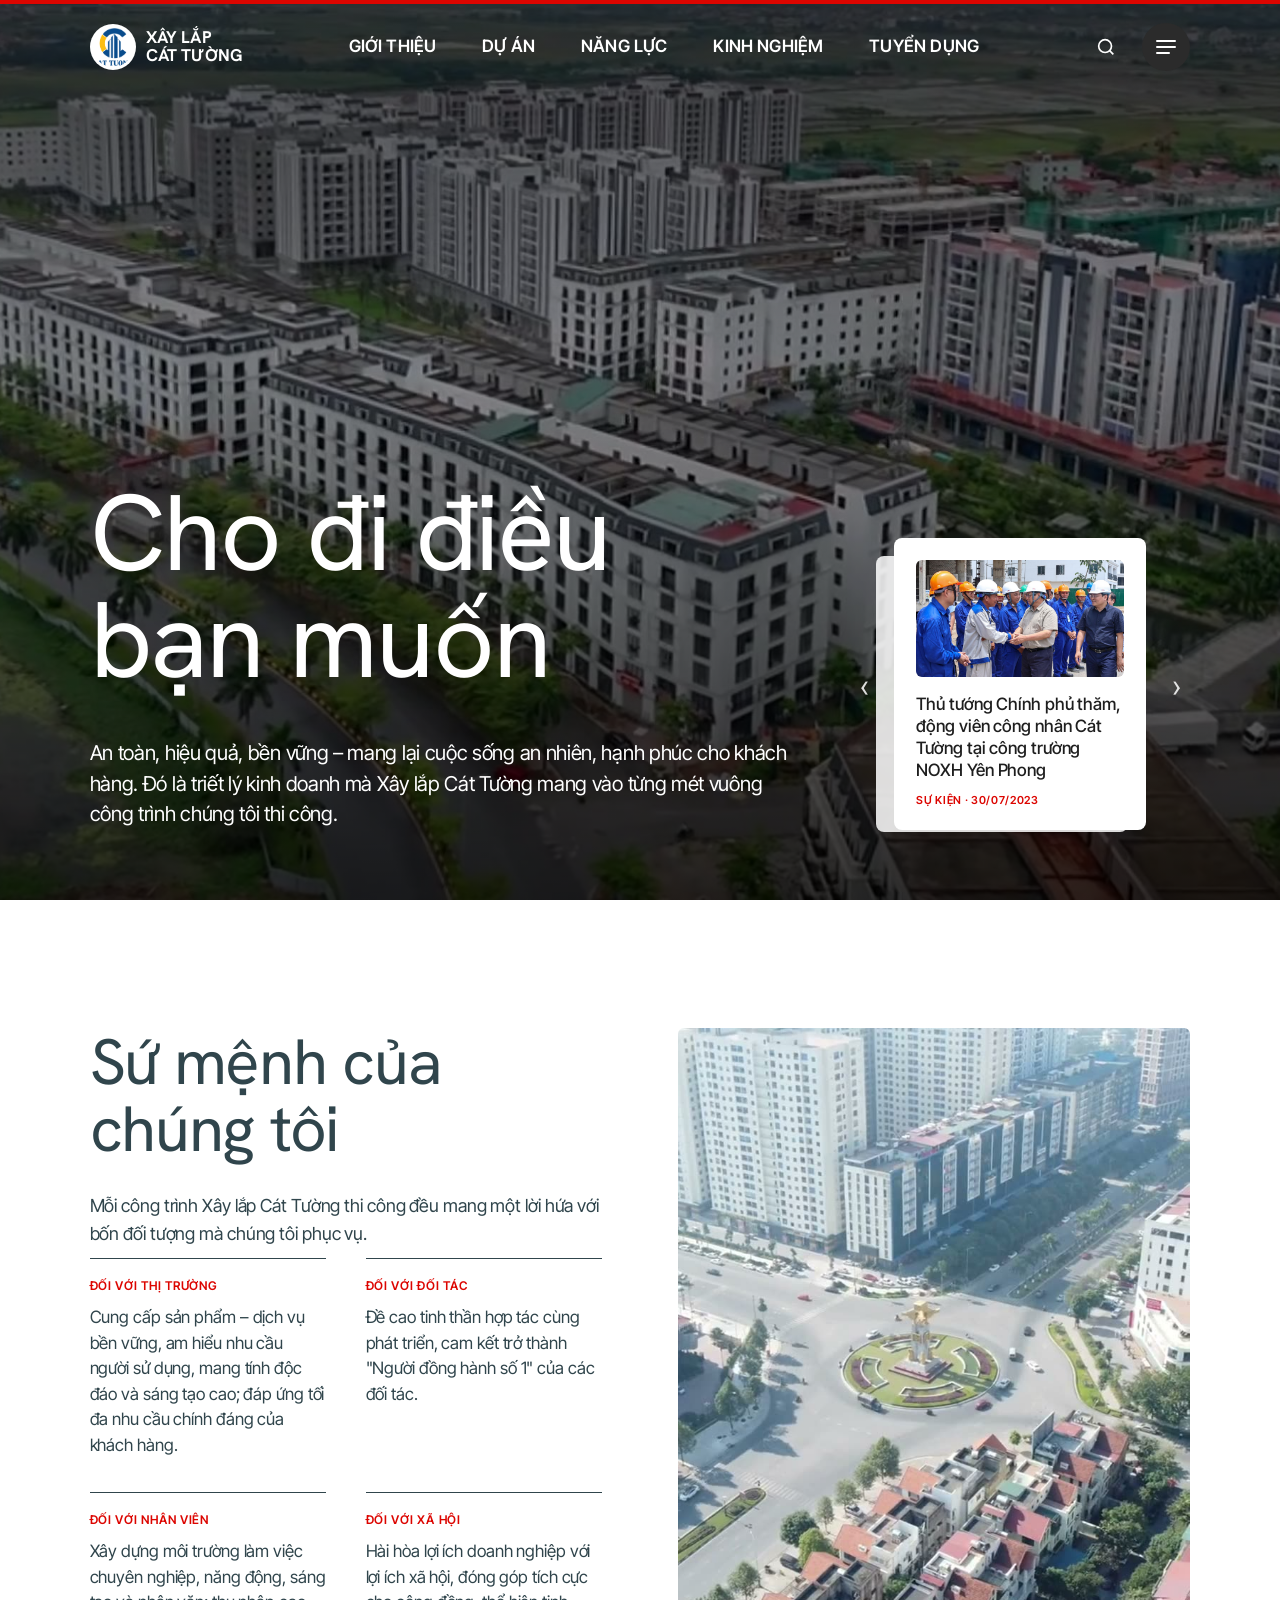
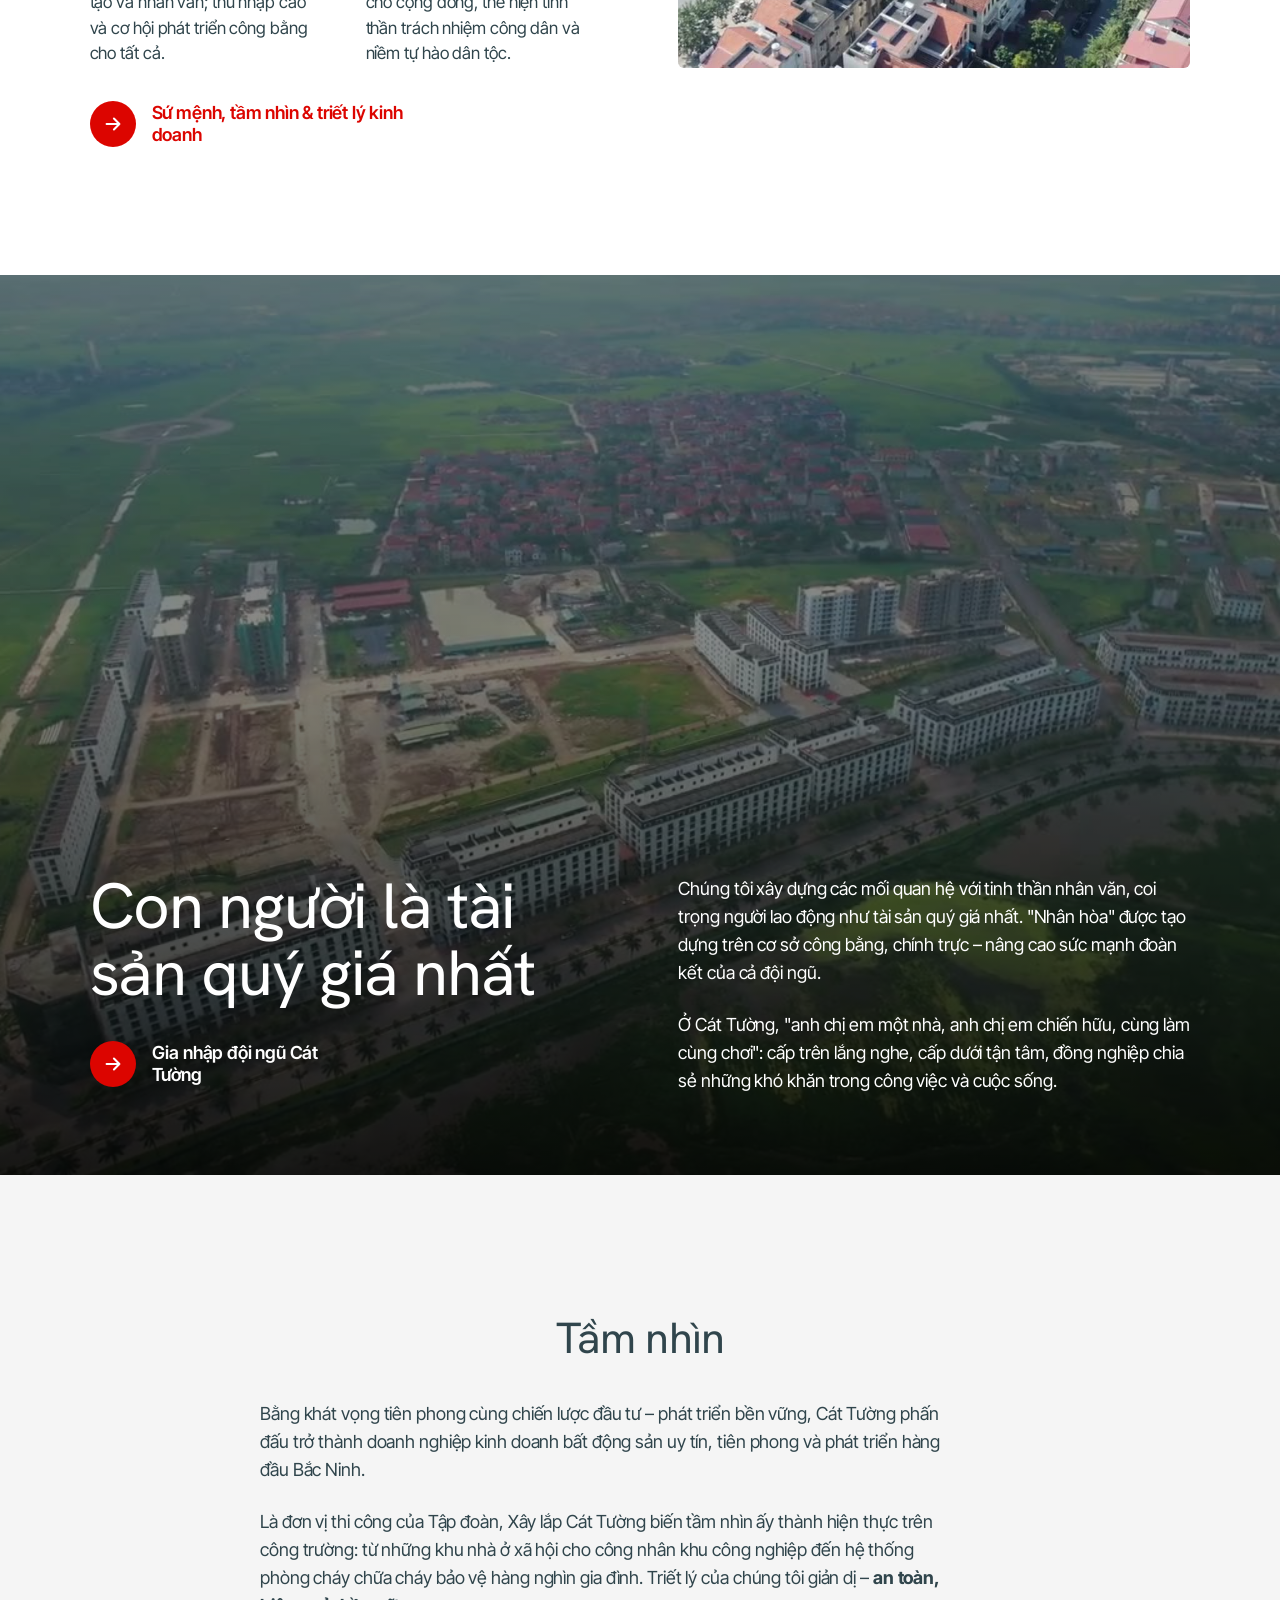
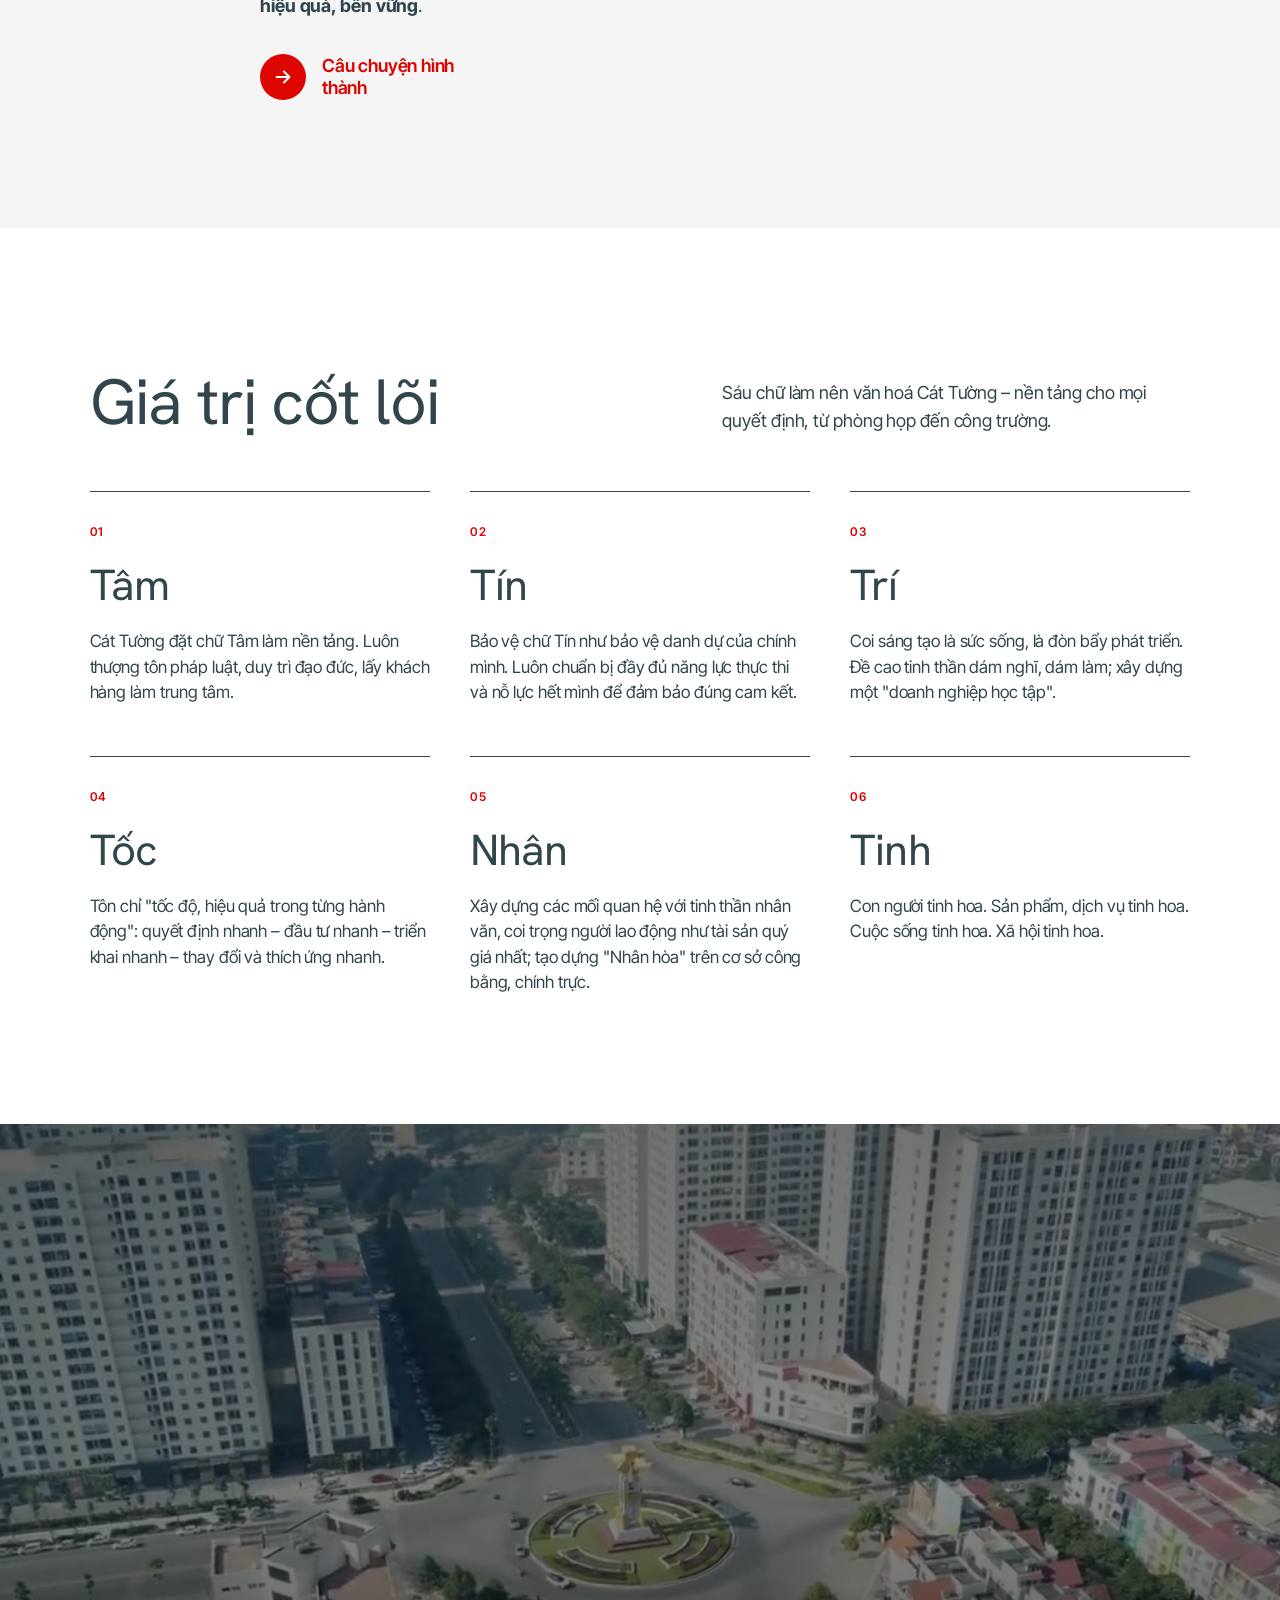
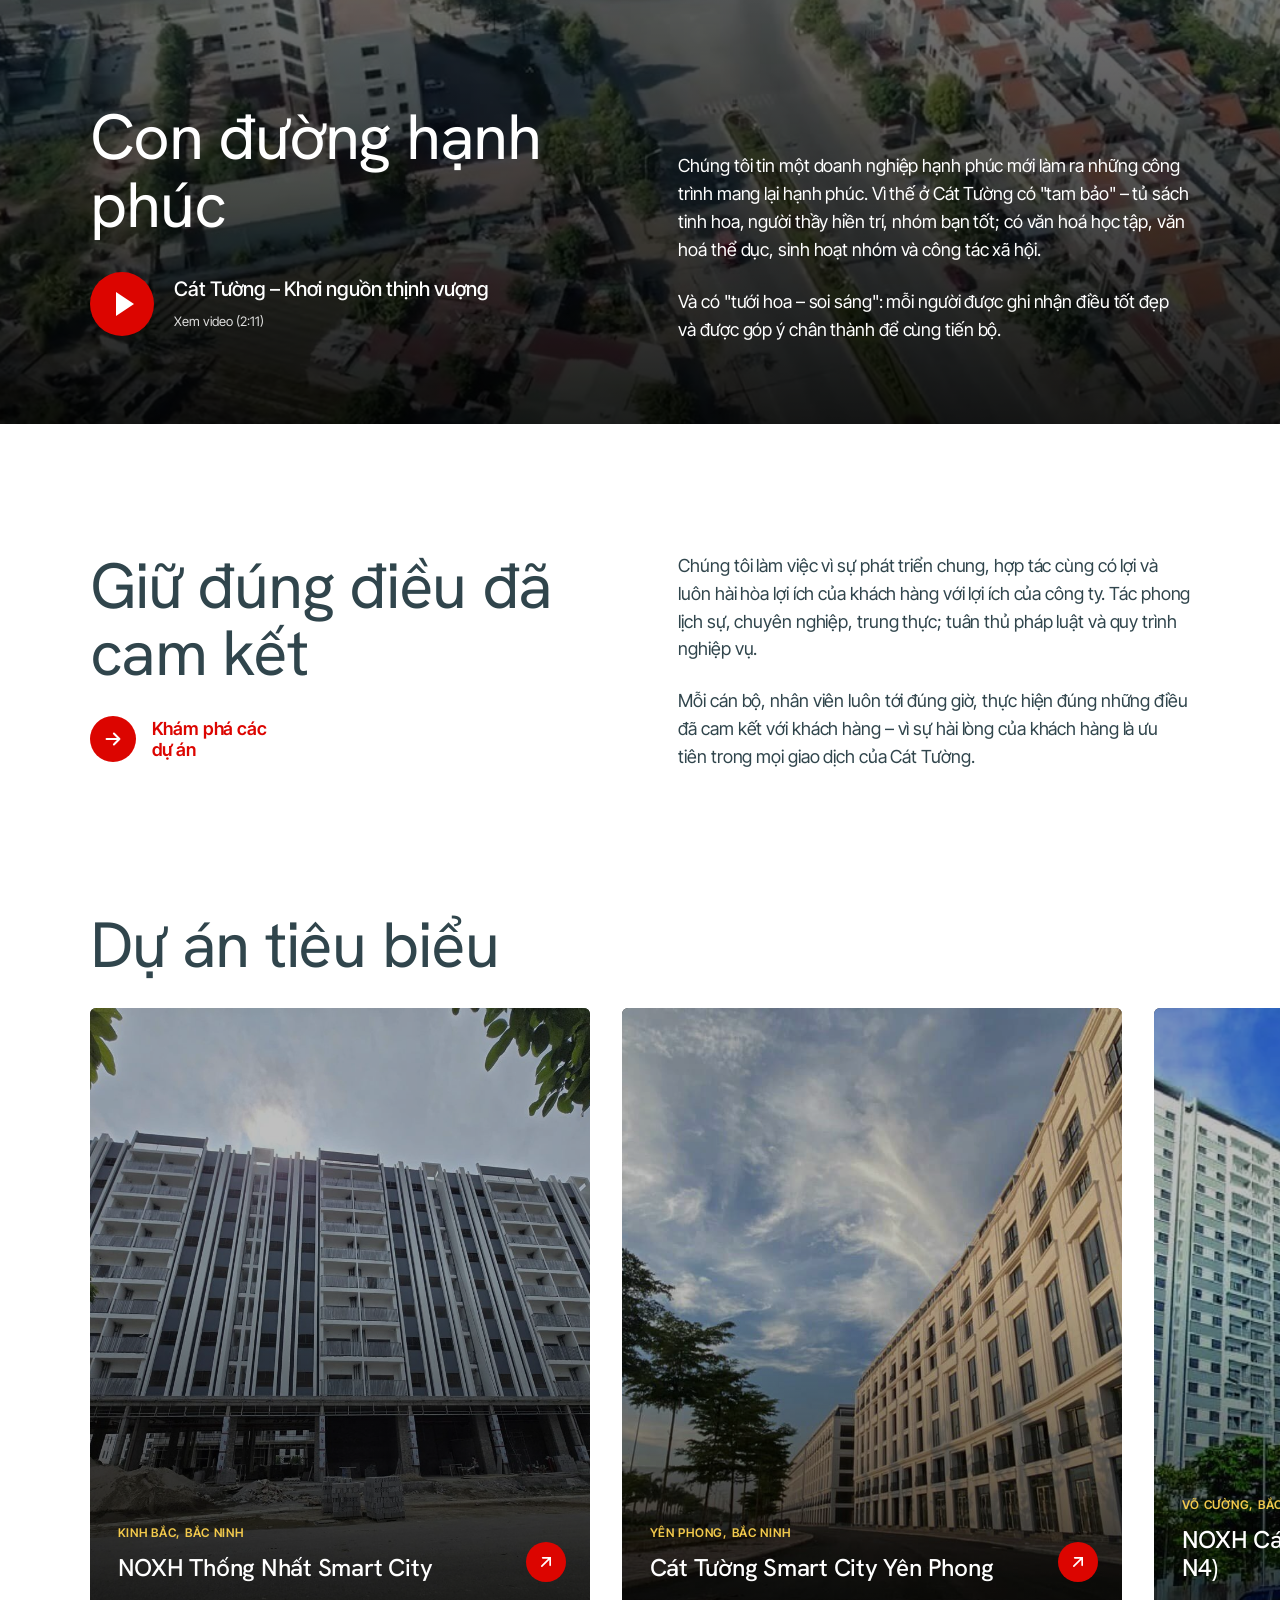
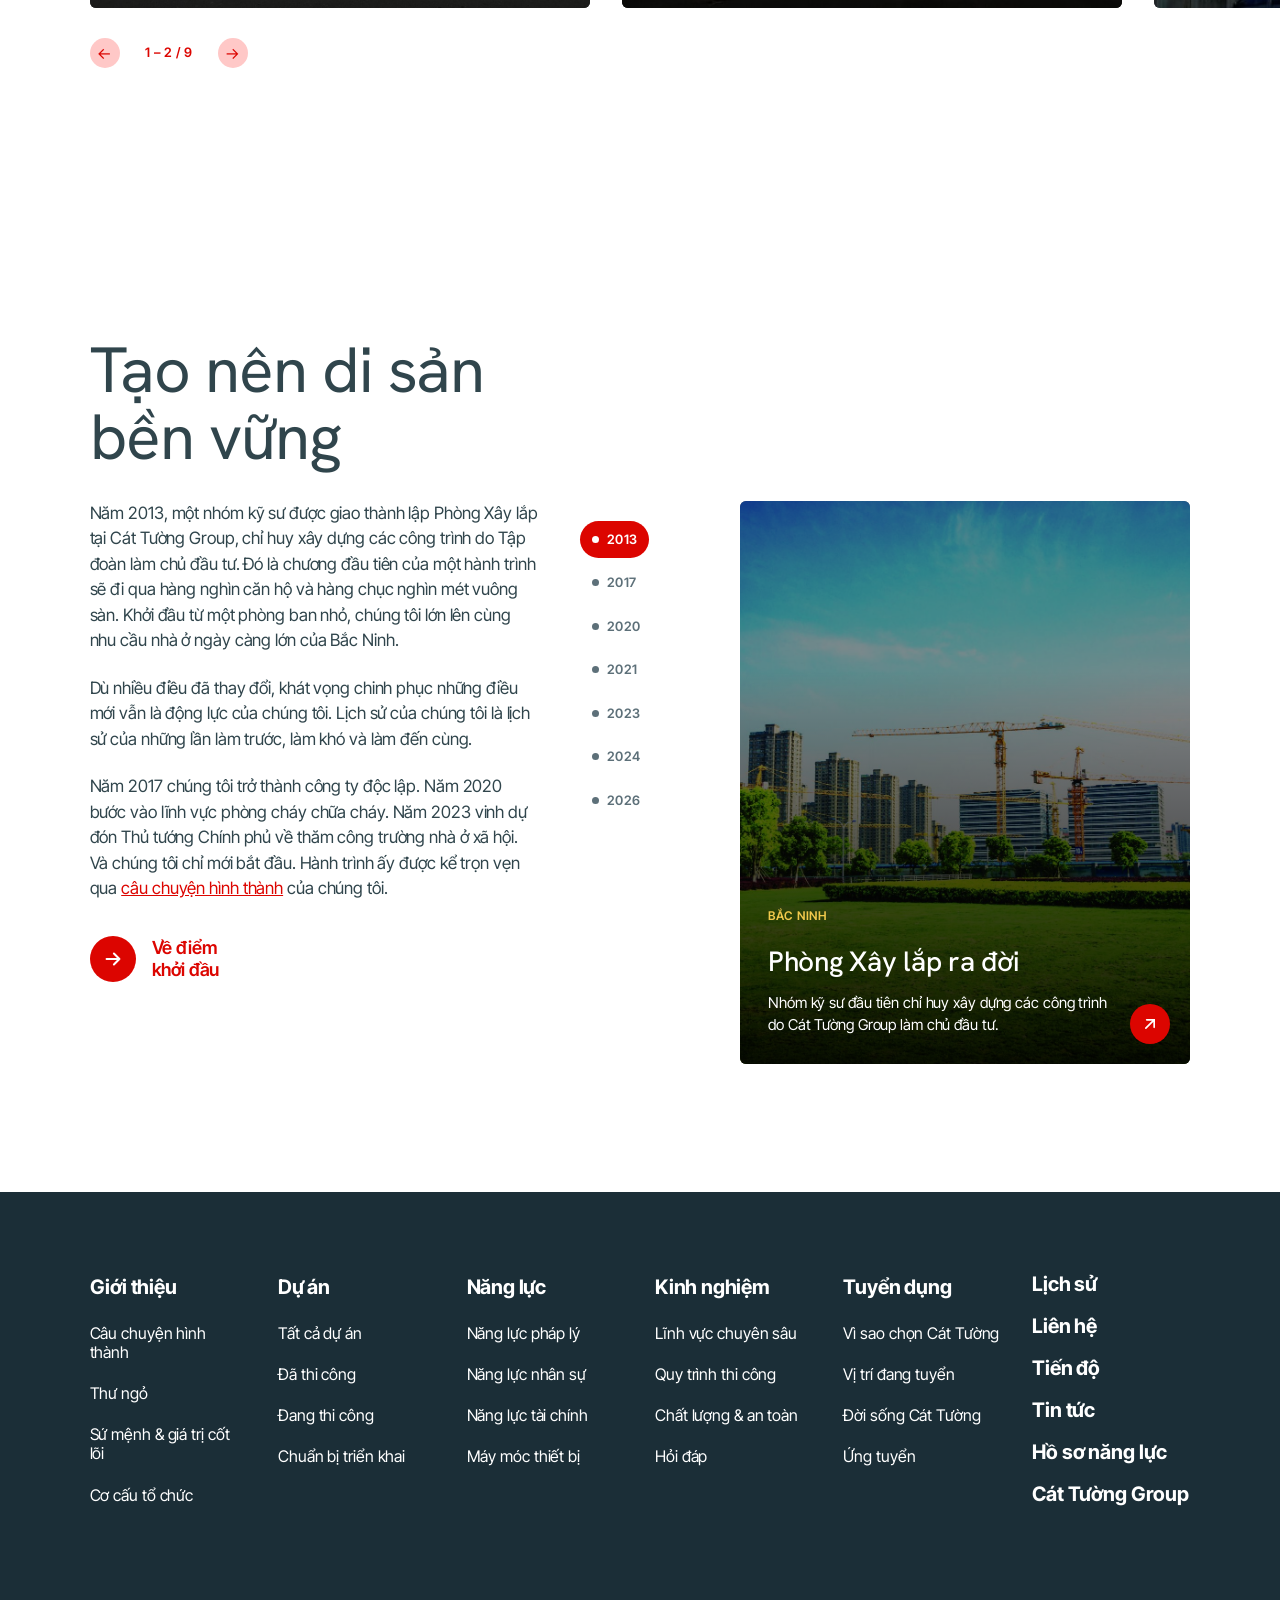
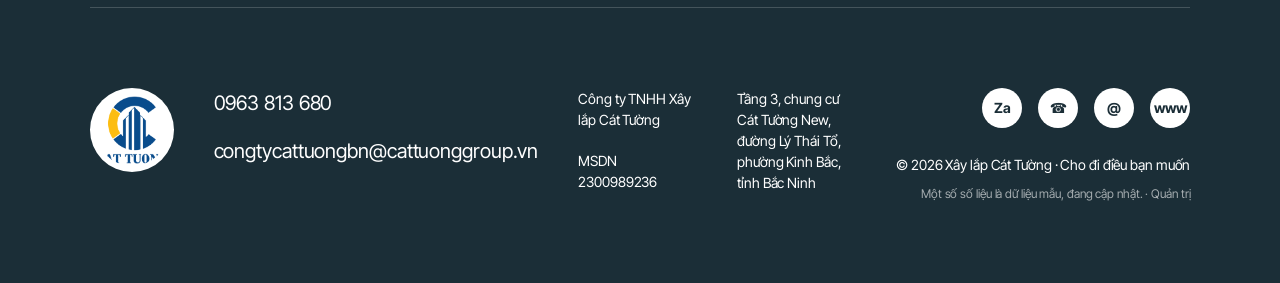
<file: index.html>
<!doctype html>
<html lang="vi">
<head>
<meta charset="utf-8"><meta name="viewport" content="width=device-width,initial-scale=1">
<title>Xây lắp Cát Tường</title>
<meta name="description" content="Công ty TNHH Xây lắp Cát Tường – thi công xây dựng, lắp đặt và bảo trì hệ thống PCCC tại Bắc Ninh. Hồ sơ năng lực, dự án, tiến độ công trình.">
<link rel="icon" href="img/logo.png">
<link rel="preconnect" href="https://fonts.googleapis.com"><link rel="preconnect" href="https://fonts.gstatic.com" crossorigin>
<link href="https://fonts.googleapis.com/css2?family=Hanken+Grotesk:wght@400;500;600;700&family=Inter+Tight:ital,wght@0,400;0,500;0,600;0,700;1,400&display=swap" rel="stylesheet">
<link rel="stylesheet" href="assets/style.css">
</head>
<body data-page="home">
<main id="main">

<!-- 1. HERO: slogan -->
<section class="hero">
  <div class="hero-bg"><video autoplay muted loop playsinline poster="media/hero.jpg?v=3"><source src="media/hero.mp4?v=3" type="video/mp4"></video></div>
  <div class="wrap hero-in">
    <div>
      <h1>Cho đi điều bạn muốn</h1>
      <p>An toàn, hiệu quả, bền vững – mang lại cuộc sống an nhiên, hạnh phúc cho khách hàng. Đó là triết lý kinh doanh mà Xây lắp Cát Tường mang vào từng mét vuông công trình chúng tôi thi công.</p>
    </div>
    <div class="hero-news" id="heroNews">
      <button class="pv" aria-label="Tin trước">‹</button>
      <div class="stack"></div>
      <button class="nx" aria-label="Tin sau">›</button>
    </div>
  </div>
</section>

<!-- 2. Sứ mệnh -->
<section class="sec">
  <div class="wrap split">
    <div class="rv">
      <h2 class="h2">Sứ mệnh của chúng tôi</h2>
      <p class="lead">Mỗi công trình Xây lắp Cát Tường thi công đều mang một lời hứa với bốn đối tượng mà chúng tôi phục vụ.</p>
      <div class="mis">
        <div><b>Đối với thị trường</b><p>Cung cấp sản phẩm – dịch vụ bền vững, am hiểu nhu cầu người sử dụng, mang tính độc đáo và sáng tạo cao; đáp ứng tối đa nhu cầu chính đáng của khách hàng.</p></div>
        <div><b>Đối với đối tác</b><p>Đề cao tinh thần hợp tác cùng phát triển, cam kết trở thành "Người đồng hành số 1" của các đối tác.</p></div>
        <div><b>Đối với nhân viên</b><p>Xây dựng môi trường làm việc chuyên nghiệp, năng động, sáng tạo và nhân văn; thu nhập cao và cơ hội phát triển công bằng cho tất cả.</p></div>
        <div><b>Đối với xã hội</b><p>Hài hòa lợi ích doanh nghiệp với lợi ích xã hội, đóng góp tích cực cho cộng đồng, thể hiện tinh thần trách nhiệm công dân và niềm tự hào dân tộc.</p></div>
      </div>
      <div class="btns"><a class="arr" href="gioi-thieu.html#gia-tri">Sứ mệnh, tầm nhìn & triết lý kinh doanh</a></div>
    </div>
    <div class="mbox rv"><video autoplay muted loop playsinline poster="media/site.jpg"><source src="media/site.mp4" type="video/mp4"></video></div>
  </div>
</section>

<!-- 3. Con người -->
<section class="vbg">
  <video autoplay muted loop playsinline poster="media/people.jpg"><source src="media/people.mp4" type="video/mp4"></video>
  <div class="wrap split">
    <div class="rv"><h2 class="h2">Con người là tài sản quý giá nhất</h2><a class="arr" href="tuyen-dung.html">Gia nhập đội ngũ Cát Tường</a></div>
    <div class="rv"><p class="lead">Chúng tôi xây dựng các mối quan hệ với tinh thần nhân văn, coi trọng người lao động như tài sản quý giá nhất. "Nhân hòa" được tạo dựng trên cơ sở công bằng, chính trực – nâng cao sức mạnh đoàn kết của cả đội ngũ.</p>
      <p class="lead">Ở Cát Tường, "anh chị em một nhà, anh chị em chiến hữu, cùng làm cùng chơi": cấp trên lắng nghe, cấp dưới tận tâm, đồng nghiệp chia sẻ những khó khăn trong công việc và cuộc sống.</p></div>
  </div>
</section>

<!-- 4. Tầm nhìn -->
<section class="sec soft">
  <div class="wrap"><div class="narrow rv">
    <h2 class="h2">Tầm nhìn</h2>
    <p class="lead">Bằng khát vọng tiên phong cùng chiến lược đầu tư – phát triển bền vững, Cát Tường phấn đấu trở thành doanh nghiệp kinh doanh bất động sản uy tín, tiên phong và phát triển hàng đầu Bắc Ninh.</p>
    <p class="lead">Là đơn vị thi công của Tập đoàn, Xây lắp Cát Tường biến tầm nhìn ấy thành hiện thực trên công trường: từ những khu nhà ở xã hội cho công nhân khu công nghiệp đến hệ thống phòng cháy chữa cháy bảo vệ hàng nghìn gia đình. Triết lý của chúng tôi giản dị – <b>an toàn, hiệu quả, bền vững</b>.</p>
    <div class="btns"><a class="arr" href="gioi-thieu.html#cau-chuyen">Câu chuyện hình thành</a></div>
  </div></div>
</section>

<!-- 4b. Giá trị cốt lõi -->
<section class="sec">
  <div class="wrap">
    <div class="sec-head"><h2 class="h2 rv">Giá trị cốt lõi</h2><p class="lead rv" style="max-width:26em">Sáu chữ làm nên văn hoá Cát Tường – nền tảng cho mọi quyết định, từ phòng họp đến công trường.</p></div>
    <div class="vals">
      <div class="rv"><span>01</span><h3>Tâm</h3><p>Cát Tường đặt chữ Tâm làm nền tảng. Luôn thượng tôn pháp luật, duy trì đạo đức, lấy khách hàng làm trung tâm.</p></div>
      <div class="rv"><span>02</span><h3>Tín</h3><p>Bảo vệ chữ Tín như bảo vệ danh dự của chính mình. Luôn chuẩn bị đầy đủ năng lực thực thi và nỗ lực hết mình để đảm bảo đúng cam kết.</p></div>
      <div class="rv"><span>03</span><h3>Trí</h3><p>Coi sáng tạo là sức sống, là đòn bẩy phát triển. Đề cao tinh thần dám nghĩ, dám làm; xây dựng một "doanh nghiệp học tập".</p></div>
      <div class="rv"><span>04</span><h3>Tốc</h3><p>Tôn chỉ "tốc độ, hiệu quả trong từng hành động": quyết định nhanh – đầu tư nhanh – triển khai nhanh – thay đổi và thích ứng nhanh.</p></div>
      <div class="rv"><span>05</span><h3>Nhân</h3><p>Xây dựng các mối quan hệ với tinh thần nhân văn, coi trọng người lao động như tài sản quý giá nhất; tạo dựng "Nhân hòa" trên cơ sở công bằng, chính trực.</p></div>
      <div class="rv"><span>06</span><h3>Tinh</h3><p>Con người tinh hoa. Sản phẩm, dịch vụ tinh hoa. Cuộc sống tinh hoa. Xã hội tinh hoa.</p></div>
    </div>
  </div>
</section>

<!-- 5. Con đường hạnh phúc -->
<section class="vbg">
  <video autoplay muted loop playsinline poster="media/city.jpg"><source src="media/city.mp4" type="video/mp4"></video>
  <div class="wrap split">
    <div class="rv"><h2 class="h2">Con đường hạnh phúc</h2>
      <button class="play" id="playTvc"><i></i><span><b>Cát Tường – Khơi nguồn thịnh vượng</b><small>Xem video (2:11)</small></span></button></div>
    <div class="rv"><p class="lead">Chúng tôi tin một doanh nghiệp hạnh phúc mới làm ra những công trình mang lại hạnh phúc. Vì thế ở Cát Tường có "tam bảo" – tủ sách tinh hoa, người thầy hiền trí, nhóm bạn tốt; có văn hoá học tập, văn hoá thể dục, sinh hoạt nhóm và công tác xã hội.</p>
      <p class="lead">Và có "tưới hoa – soi sáng": mỗi người được ghi nhận điều tốt đẹp và được góp ý chân thành để cùng tiến bộ.</p></div>
  </div>
</section>

<!-- 6. Cam kết -->
<section class="sec">
  <div class="wrap split">
    <div class="rv"><h2 class="h2">Giữ đúng điều đã cam kết</h2><a class="arr" href="du-an.html">Khám phá các dự án</a></div>
    <div class="rv"><p class="lead">Chúng tôi làm việc vì sự phát triển chung, hợp tác cùng có lợi và luôn hài hòa lợi ích của khách hàng với lợi ích của công ty. Tác phong lịch sự, chuyên nghiệp, trung thực; tuân thủ pháp luật và quy trình nghiệp vụ.</p>
      <p class="lead">Mỗi cán bộ, nhân viên luôn tới đúng giờ, thực hiện đúng những điều đã cam kết với khách hàng – vì sự hài lòng của khách hàng là ưu tiên trong mọi giao dịch của Cát Tường.</p></div>
  </div>
</section>

<!-- 7. Featured Projects -->
<section class="sec car" style="padding-top:0;overflow:hidden">
  <div class="wrap">
    <h2 class="h2 rv">Dự án tiêu biểu</h2>
    <div class="car-track" id="featured"></div>
    <div class="car-ctl"><button class="pv" aria-label="Trước">←</button><span class="car-count"></span><button class="nx" aria-label="Sau">→</button></div>
  </div>
</section>

<!-- 8. Creating a Lasting Legacy -->
<section class="sec" id="legacy">
  <div class="wrap">
    <h2 class="h2 rv" style="max-width:12ch">Tạo nên di sản bền vững</h2>
    <div class="legacy">
      <div class="txt rv">
        <p>Năm 2013, một nhóm kỹ sư được giao thành lập Phòng Xây lắp tại Cát Tường Group, chỉ huy xây dựng các công trình do Tập đoàn làm chủ đầu tư. Đó là chương đầu tiên của một hành trình sẽ đi qua hàng nghìn căn hộ và hàng chục nghìn mét vuông sàn. Khởi đầu từ một phòng ban nhỏ, chúng tôi lớn lên cùng nhu cầu nhà ở ngày càng lớn của Bắc Ninh.</p>
        <p>Dù nhiều điều đã thay đổi, khát vọng chinh phục những điều mới vẫn là động lực của chúng tôi. Lịch sử của chúng tôi là lịch sử của những lần làm trước, làm khó và làm đến cùng.</p>
        <p>Năm 2017 chúng tôi trở thành công ty độc lập. Năm 2020 bước vào lĩnh vực phòng cháy chữa cháy. Năm 2023 vinh dự đón Thủ tướng Chính phủ về thăm công trường nhà ở xã hội. Và chúng tôi chỉ mới bắt đầu. Hành trình ấy được kể trọn vẹn qua <a class="u" href="gioi-thieu.html#cau-chuyen">câu chuyện hình thành</a> của chúng tôi.</p>
        <div class="btns"><a class="arr" href="gioi-thieu.html#cau-chuyen">Về điểm khởi đầu</a></div>
      </div>
      <div class="yrs rv" id="yrs"></div>
      <div class="rv" id="lcards"></div>
    </div>
  </div>
</section>
</main>

<div class="vmodal" id="vm"><button aria-label="Đóng video">×</button><video controls preload="none" poster="media/tvc.jpg"><source src="media/tvc.mp4" type="video/mp4"></video></div>

<script>document.write('<scr'+'ipt src="assets/data.js?v='+Math.floor(Date.now()/60000)+'"></scr'+'ipt>')</script>
<script src="assets/app.js"></script>
<script>
const {projects,news}=CT, I=ctImg;
// tin nổi bật trên hero (thẻ trắng có nút trái/phải)
const st=document.querySelector('#heroNews .stack');
st.innerHTML=news.map((n,i)=>`<a class="nc ${i?'':'on'}" href="tin-tuc-chi-tiet.html?id=${n.id}"><img src="${I(n.img)}" alt=""><b>${n.title}</b><small>${n.tag} · ${n.date}</small></a>`).join('');
let ni=0;const cards=st.children,showN=k=>{cards[ni].classList.remove('on');ni=(k+cards.length)%cards.length;cards[ni].classList.add('on')};
document.querySelector('#heroNews .pv').onclick=()=>showN(ni-1);document.querySelector('#heroNews .nx').onclick=()=>showN(ni+1);
setInterval(()=>showN(ni+1),7000);
// dự án tiêu biểu
document.getElementById('featured').innerHTML=projects.slice(0,9).map(p=>`<a class="pc" href="du-an-chi-tiet.html?id=${p.id}"><img src="${I(p.cover)}" alt="${p.name}" loading="lazy"><div class="t"><small>${p.location}</small><h3>${p.name}</h3></div><span class="go"></span></a>`).join('');
document.querySelector('.car .car-track').dispatchEvent(new Event('scroll'));
// di sản: dòng năm + thẻ đen
const L=CT.legacy.map(l=>[l.year,l.place,l.title,l.desc,l.img,l.link]);
document.getElementById('yrs').innerHTML=L.map((l,i)=>`<button class="${i?'':'on'}">${l[0]}</button>`).join('');
document.getElementById('lcards').innerHTML=L.map((l,i)=>`<a class="lcard ${i?'':'on'}" href="${l[5]}"><img src="${I(l[4])}" alt="" loading="lazy"><div class="t"><small>${l[1]}</small><h3>${l[2]}</h3><p>${l[3]}</p></div><span class="go"></span></a>`).join('');
const yb=[...document.querySelectorAll('#yrs button')],lc=[...document.querySelectorAll('#lcards .lcard')];
yb.forEach((b,i)=>b.onclick=()=>{yb.forEach(x=>x.classList.remove('on'));lc.forEach(x=>x.classList.remove('on'));b.classList.add('on');lc[i].classList.add('on')});
// video TVC
const vm=document.getElementById('vm'),vv=vm.querySelector('video');
document.getElementById('playTvc').onclick=()=>{vm.classList.add('on');vv.play()};
vm.querySelector('button').onclick=()=>{vv.pause();vm.classList.remove('on')};
vm.onclick=e=>{if(e.target===vm){vv.pause();vm.classList.remove('on')}};
ctObserve();
</script>
</body>
</html>
</file>
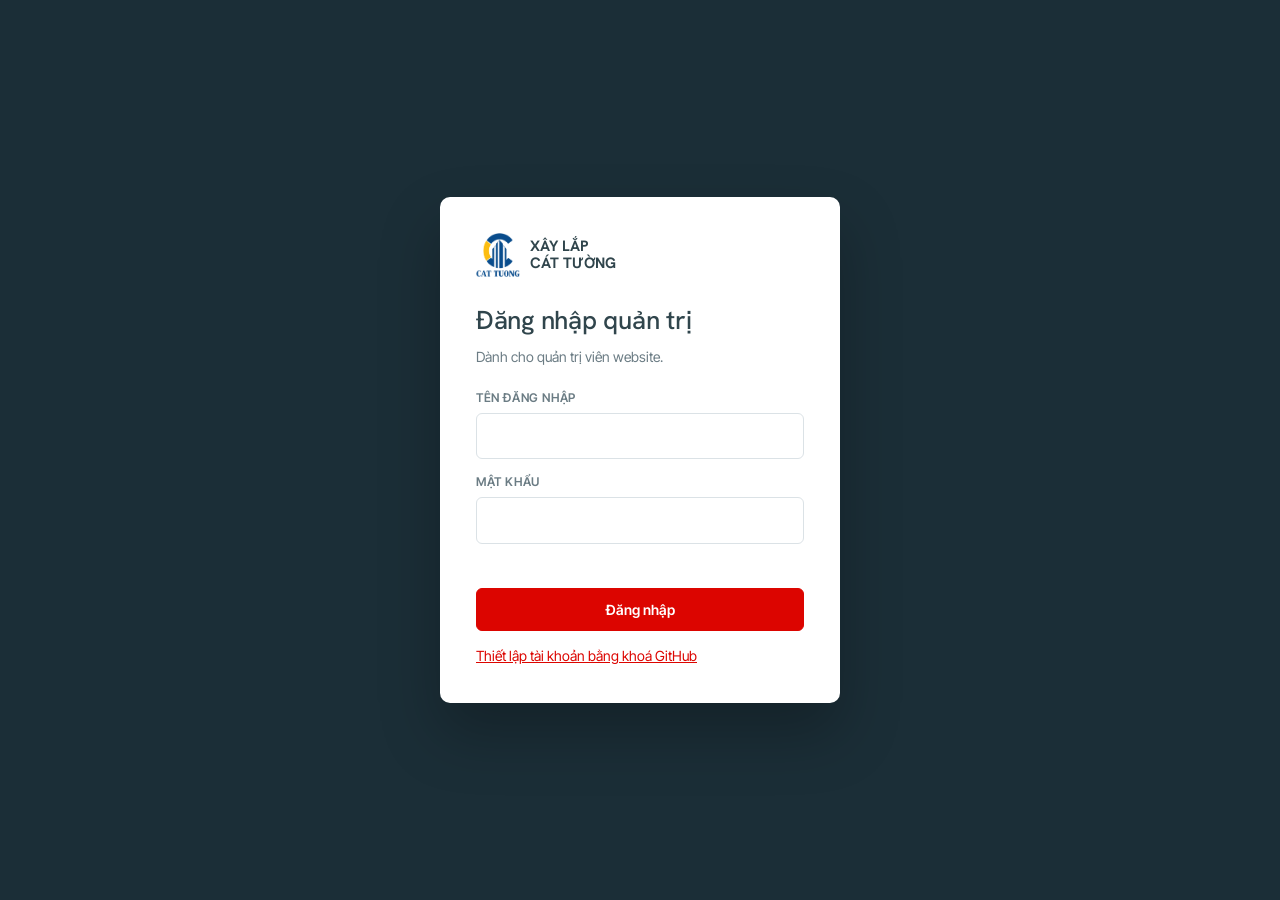
<file: admin.html>
<!doctype html>
<html lang="vi">
<head>
<meta charset="utf-8"><meta name="viewport" content="width=device-width,initial-scale=1">
<meta name="robots" content="noindex,nofollow">
<title>Quản trị – Xây lắp Cát Tường</title>
<link rel="icon" href="img/logo.png">
<link rel="preconnect" href="https://fonts.googleapis.com"><link rel="preconnect" href="https://fonts.gstatic.com" crossorigin>
<link href="https://fonts.googleapis.com/css2?family=Hanken+Grotesk:wght@400;500;600;700&family=Inter+Tight:wght@400;500;600;700&display=swap" rel="stylesheet">
<style>
:root{--red:#DC0500;--red-d:#940200;--teal:#30454C;--teal-d:#1B2E37;--line:#DBE2E6;--soft:#F5F6F7;--muted:#6b7c84;--ok:#1d7a46;--font:'Inter Tight',system-ui,sans-serif;--head:'Hanken Grotesk',system-ui,sans-serif}
*{box-sizing:border-box;margin:0;padding:0}
body{font-family:var(--font);color:var(--teal);background:var(--soft);font-size:15px;line-height:1.5}
button,input,select,textarea{font:inherit;color:inherit}
a{color:var(--red)}
h1,h2,h3{font-family:var(--head);font-weight:500;letter-spacing:-.01em}
.hide{display:none!important}
/* login */
.login{min-height:100vh;display:grid;place-items:center;padding:20px;background:var(--teal-d)}
.login form{background:#fff;border-radius:10px;padding:36px;width:100%;max-width:400px;box-shadow:0 30px 60px rgba(0,0,0,.25)}
.login .logo{display:flex;align-items:center;gap:10px;margin-bottom:24px;font-family:var(--head);font-weight:700;line-height:1.1}
.login .logo img{width:44px;height:44px}
.login h1{font-size:26px;margin-bottom:6px}
.login p.sub{color:var(--muted);margin-bottom:22px;font-size:14px}
.fld{display:flex;flex-direction:column;gap:6px;margin-bottom:14px}
.fld label{font-size:12px;font-weight:600;letter-spacing:.05em;text-transform:uppercase;color:var(--muted)}
.fld input,.fld select,.fld textarea{padding:11px 12px;border:1px solid var(--line);border-radius:6px;background:#fff;width:100%}
.fld input:focus,.fld select:focus,.fld textarea:focus{outline:2px solid var(--red);border-color:transparent}
.fld small{color:var(--muted);font-size:12px}
.btn{display:inline-flex;align-items:center;justify-content:center;gap:8px;padding:10px 18px;border-radius:6px;border:1px solid var(--line);background:#fff;cursor:pointer;font-weight:600;font-size:14px;white-space:nowrap}
.btn:hover{border-color:var(--teal)}
.btn.p{background:var(--red);border-color:var(--red);color:#fff}.btn.p:hover{background:var(--red-d)}
.btn.d{color:var(--red)}.btn.sm{padding:6px 10px;font-size:13px}
.btn:disabled{opacity:.5;cursor:wait}
.err{color:var(--red);font-size:14px;margin:6px 0 10px;min-height:20px}
.lnk{background:none;border:0;color:var(--red);cursor:pointer;font-size:14px;text-decoration:underline;margin-top:14px}
/* app */
.app{display:grid;grid-template-columns:240px 1fr;min-height:100vh}
.side{background:var(--teal-d);color:#fff;padding:20px 14px;position:sticky;top:0;height:100vh;overflow:auto;display:flex;flex-direction:column}
.side .logo{display:flex;align-items:center;gap:10px;font-family:var(--head);font-weight:700;line-height:1.1;margin:0 6px 26px}
.side .logo img{width:38px;height:38px;background:#fff;border-radius:50%;padding:2px}
.side nav button{display:flex;width:100%;text-align:left;padding:10px 12px;border-radius:6px;border:0;background:none;color:rgba(255,255,255,.8);cursor:pointer;font-size:15px;gap:10px}
.side nav button:hover{background:rgba(255,255,255,.08);color:#fff}
.side nav button.on{background:var(--red);color:#fff}
.side .grp{font-size:11px;letter-spacing:.08em;text-transform:uppercase;color:rgba(255,255,255,.45);margin:18px 12px 6px}
.side .me{margin-top:auto;padding:14px 12px 0;border-top:1px solid rgba(255,255,255,.15);font-size:13px;color:rgba(255,255,255,.7)}
.side .me b{color:#fff}
.side .me button{background:none;border:0;color:#fff;text-decoration:underline;cursor:pointer;margin-top:6px}
main{padding:28px clamp(16px,3vw,40px) 80px;min-width:0}
.top{display:flex;align-items:center;justify-content:space-between;gap:16px;margin-bottom:22px;flex-wrap:wrap}
.top h2{font-size:30px}
.top .acts{display:flex;gap:8px;flex-wrap:wrap}
.panel{background:#fff;border:1px solid var(--line);border-radius:10px;padding:22px}
.help{background:#fff8e1;border:1px solid #f2d27a;border-radius:8px;padding:12px 16px;font-size:14px;margin-bottom:18px}
/* list */
.items{display:grid;gap:10px}
.item{display:grid;grid-template-columns:72px 1fr auto;gap:14px;align-items:center;background:#fff;border:1px solid var(--line);border-radius:8px;padding:10px}
.item img{width:72px;height:54px;object-fit:cover;border-radius:4px;background:var(--soft)}
.item .t b{display:block;font-weight:600}
.item .t span{font-size:13px;color:var(--muted)}
.item .a{display:flex;gap:6px}
/* form */
.form{display:grid;grid-template-columns:1fr 1fr;gap:4px 18px}
.form .full{grid-column:1/-1}
.imgf{display:flex;gap:12px;align-items:center;flex-wrap:wrap}
.imgf img{width:120px;height:80px;object-fit:cover;border-radius:6px;border:1px solid var(--line);background:var(--soft)}
.imgs{display:flex;gap:10px;flex-wrap:wrap}
.imgs .im{position:relative}
.imgs .im img{width:110px;height:80px;object-fit:cover;border-radius:6px;border:1px solid var(--line)}
.imgs .im button{position:absolute;top:4px;right:4px;width:24px;height:24px;border-radius:50%;border:0;background:rgba(0,0,0,.65);color:#fff;cursor:pointer}
.imgs .im .mv{left:4px;right:auto}
.tup{display:grid;gap:8px}
.tup .row{display:grid;gap:8px;align-items:center;background:var(--soft);padding:8px;border-radius:6px}
.tup .row input,.tup .row select{padding:8px;border:1px solid var(--line);border-radius:5px;background:#fff;width:100%}
.tup .row img{width:60px;height:44px;object-fit:cover;border-radius:4px;cursor:pointer}
.rich-bar{display:flex;gap:4px;flex-wrap:wrap;padding:6px;border:1px solid var(--line);border-bottom:0;border-radius:6px 6px 0 0;background:var(--soft)}
.rich-bar button{border:1px solid var(--line);background:#fff;border-radius:4px;padding:4px 9px;cursor:pointer;font-size:13px}
.rich{min-height:280px;border:1px solid var(--line);border-radius:0 0 6px 6px;padding:16px;background:#fff;font-size:16px;line-height:1.6;overflow:auto;max-height:70vh}
.rich:focus{outline:2px solid var(--red)}
.rich img{max-width:100%;border-radius:4px}
.rich h2{font-size:24px;margin:16px 0 8px}.rich p{margin-bottom:12px}.rich ul,.rich ol{margin:0 0 12px 22px}
.rich blockquote{border-left:3px solid var(--red);padding-left:14px;margin:12px 0}
/* media */
.media{display:grid;grid-template-columns:repeat(auto-fill,minmax(150px,1fr));gap:12px}
.mi{background:#fff;border:1px solid var(--line);border-radius:8px;overflow:hidden;font-size:12px}
.mi img{width:100%;aspect-ratio:4/3;object-fit:cover;display:block;background:var(--soft);cursor:pointer}
.mi .n{padding:6px 8px;word-break:break-all;color:var(--muted)}
.mi .a{display:flex;gap:4px;padding:0 6px 8px}
.mi .a button{flex:1;font-size:12px;padding:5px 4px}
.mi.sel{outline:3px solid var(--red)}
/* modal */
.modal{position:fixed;inset:0;background:rgba(10,20,25,.6);z-index:50;display:flex;align-items:center;justify-content:center;padding:20px}
.modal .box{background:#fff;border-radius:10px;width:100%;max-width:1000px;max-height:90vh;display:flex;flex-direction:column}
.modal .hd{display:flex;justify-content:space-between;align-items:center;padding:16px 20px;border-bottom:1px solid var(--line);gap:10px;flex-wrap:wrap}
.modal .bd{padding:16px 20px;overflow:auto}
/* visual editor */
.ve{display:flex;flex-direction:column;height:calc(100vh - 140px);min-height:500px}
.ve-bar{display:flex;gap:8px;align-items:center;flex-wrap:wrap;margin-bottom:10px}
.ve iframe{flex:1;width:100%;border:1px solid var(--line);border-radius:8px;background:#fff}
/* toast */
.toast{position:fixed;bottom:20px;right:20px;z-index:99;background:var(--teal-d);color:#fff;padding:12px 18px;border-radius:8px;box-shadow:0 10px 30px rgba(0,0,0,.25);max-width:420px;font-size:14px}
.toast.ok{background:var(--ok)}.toast.bad{background:var(--red)}
table.acc{width:100%;border-collapse:collapse}
table.acc td,table.acc th{padding:10px;border-bottom:1px solid var(--line);text-align:left;font-size:14px}
.dash{display:grid;grid-template-columns:repeat(auto-fill,minmax(220px,1fr));gap:12px}
.dash button{text-align:left;padding:18px;border:1px solid var(--line);border-radius:10px;background:#fff;cursor:pointer}
.dash button:hover{border-color:var(--red)}
.dash b{display:block;font-family:var(--head);font-size:20px;font-weight:500;margin-bottom:4px}
.dash span{font-size:13px;color:var(--muted)}
@media (max-width:860px){.app{grid-template-columns:1fr}.side{position:static;height:auto}.form{grid-template-columns:1fr}.item{grid-template-columns:56px 1fr}.item .a{grid-column:1/-1}}
</style>
</head>
<body>

<!-- Đăng nhập -->
<section class="login hide" id="vLogin">
  <form id="fLogin" autocomplete="on">
    <div class="logo"><img src="img/logo.png" alt=""><span>XÂY LẮP<br>CÁT TƯỜNG</span></div>
    <h1>Đăng nhập quản trị</h1>
    <p class="sub">Dành cho quản trị viên website.</p>
    <div class="fld"><label for="lu">Tên đăng nhập</label><input id="lu" autocomplete="username" required></div>
    <div class="fld"><label for="lp">Mật khẩu</label><input id="lp" type="password" autocomplete="current-password" required></div>
    <div class="err" id="lErr"></div>
    <button class="btn p" style="width:100%" id="lBtn">Đăng nhập</button>
    <button type="button" class="lnk" id="toSetup">Thiết lập tài khoản bằng khoá GitHub</button>
  </form>
</section>

<!-- Thiết lập lần đầu -->
<section class="login hide" id="vSetup">
  <form id="fSetup">
    <div class="logo"><img src="img/logo.png" alt=""><span>XÂY LẮP<br>CÁT TƯỜNG</span></div>
    <h1>Thiết lập quản trị</h1>
    <p class="sub">Dán khoá GitHub (fine-grained token, chỉ cấp quyền <b>Contents: Read and write</b> cho kho <span class="repoName"></span>) rồi đặt tên đăng nhập & mật khẩu. Khoá được mã hoá bằng mật khẩu trước khi lưu.</p>
    <div class="fld"><label for="st">Khoá GitHub</label><input id="st" required placeholder="github_pat_..."></div>
    <div class="fld"><label for="su">Tên đăng nhập</label><input id="su" required autocomplete="username"></div>
    <div class="fld"><label for="sp">Mật khẩu (ít nhất 10 ký tự)</label><input id="sp" type="password" minlength="10" required autocomplete="new-password"></div>
    <div class="fld"><label for="sp2">Nhập lại mật khẩu</label><input id="sp2" type="password" minlength="10" required autocomplete="new-password"></div>
    <div class="err" id="sErr"></div>
    <button class="btn p" style="width:100%" id="sBtn">Tạo tài khoản quản trị</button>
    <button type="button" class="lnk" id="toLogin">Quay lại đăng nhập</button>
  </form>
</section>

<!-- Ứng dụng -->
<div class="app hide" id="vApp">
  <aside class="side">
    <div class="logo"><img src="img/logo.png" alt=""><span>QUẢN TRỊ<br>CÁT TƯỜNG</span></div>
    <nav id="nav"></nav>
    <div class="me">Đang đăng nhập: <b id="meName"></b><br><a href="index.html" target="_blank" style="color:#fff">Xem website ↗</a><br><button id="logout">Đăng xuất</button></div>
  </aside>
  <main id="view"></main>
</div>

<input type="file" id="filePick" accept="image/*" class="hide">
<script src="assets/admin.js"></script>
</body>
</html>
</file>
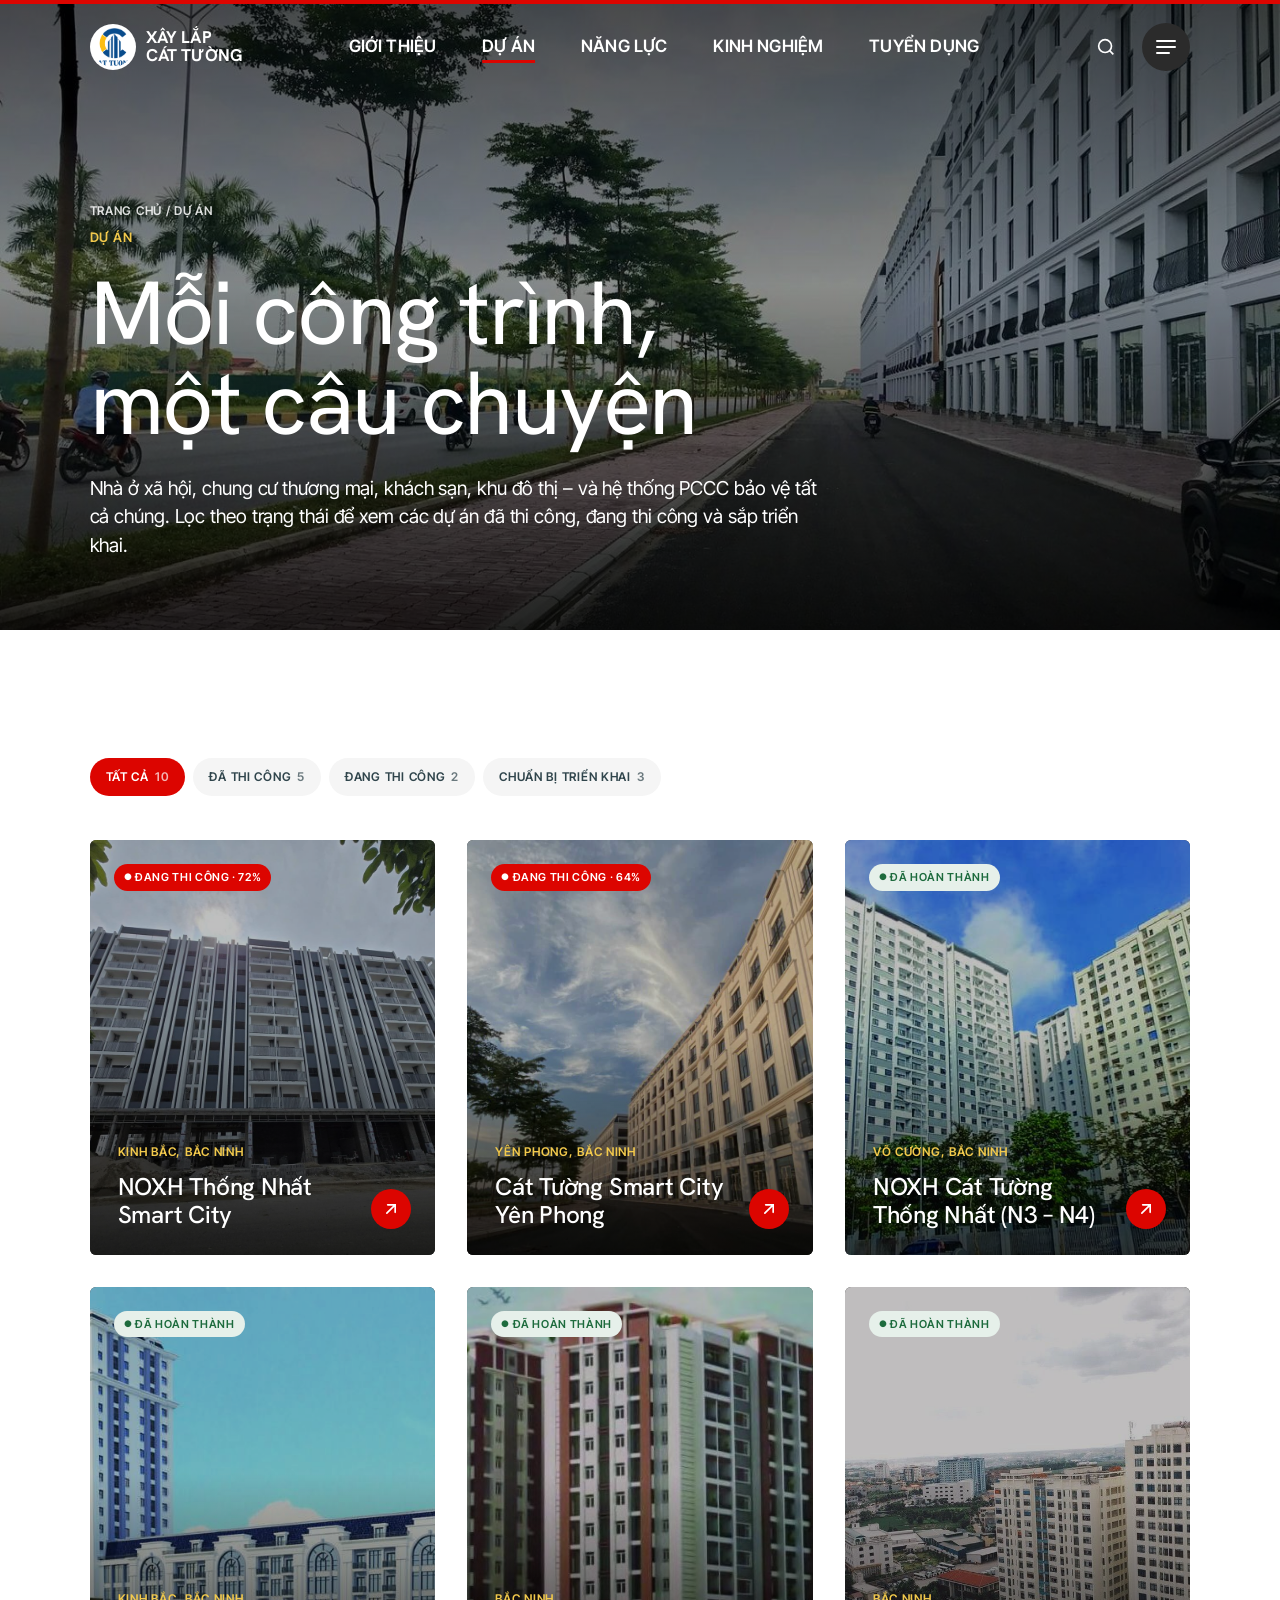
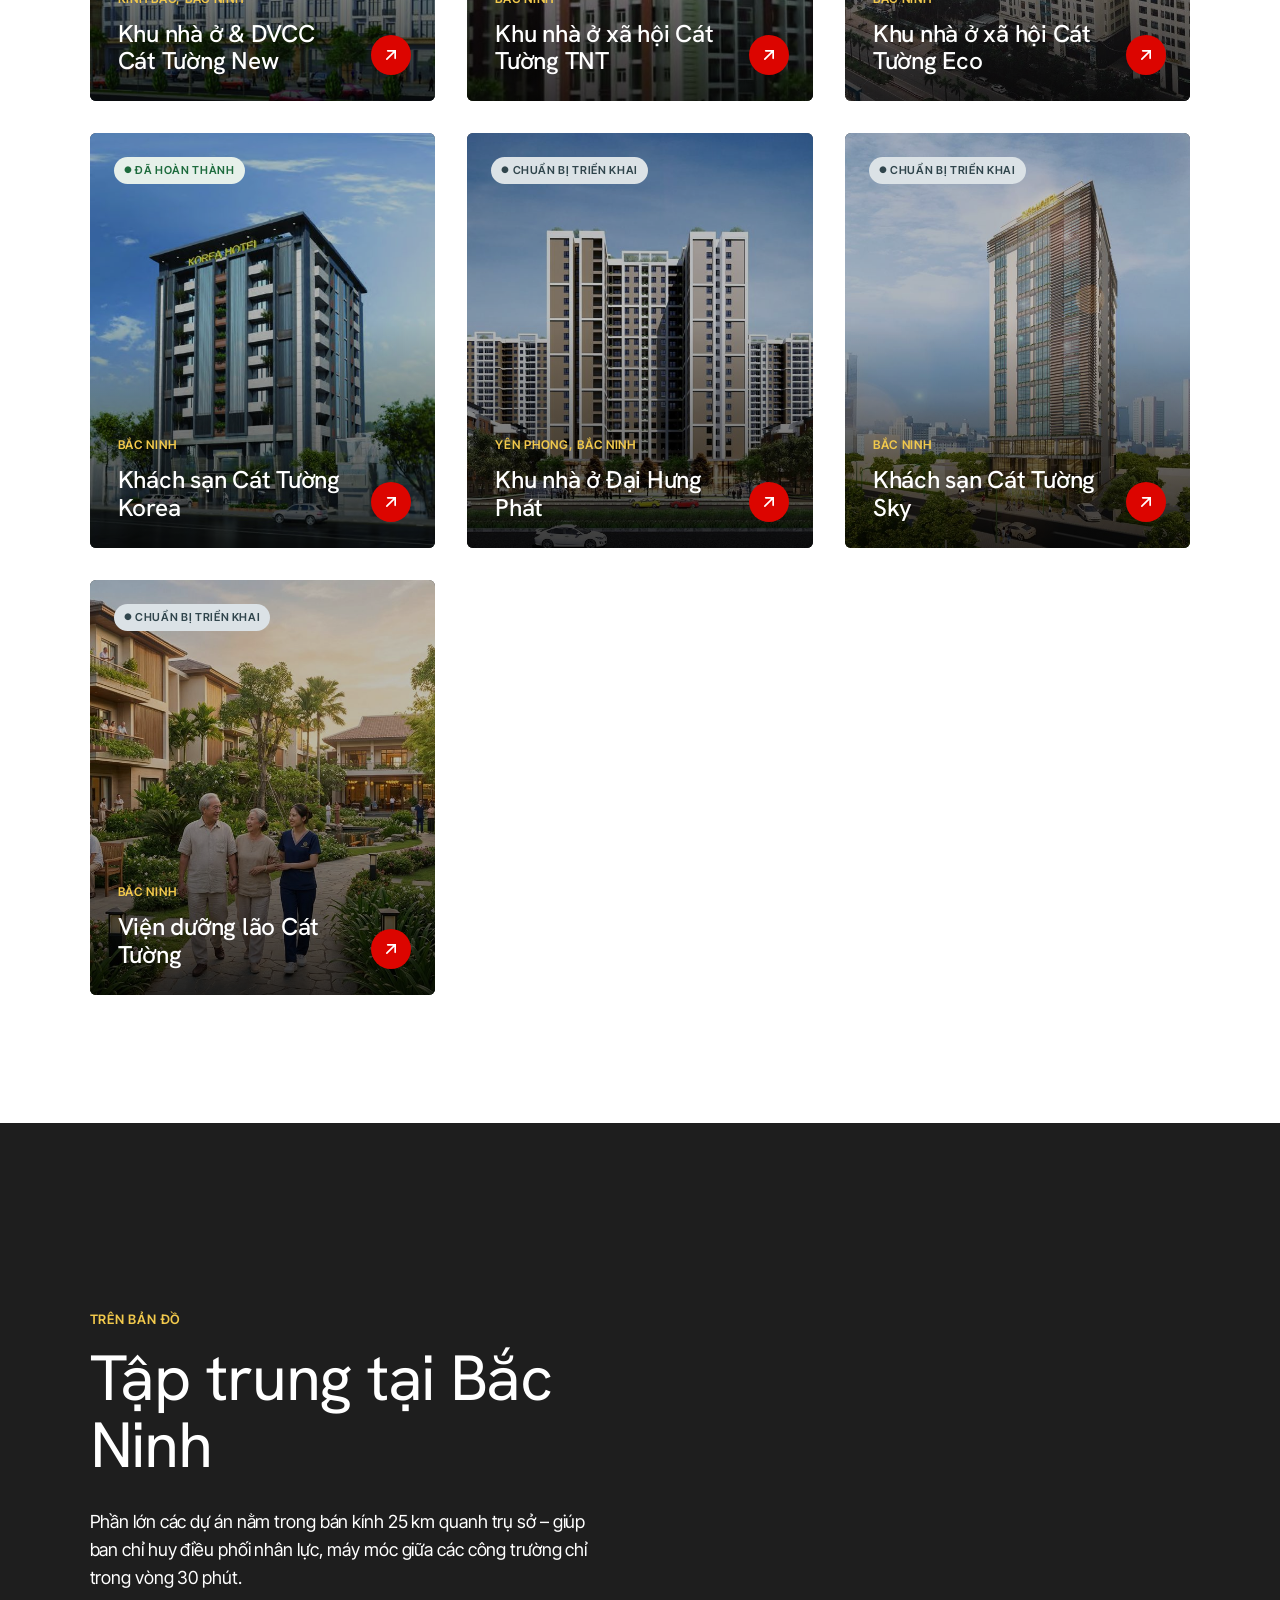
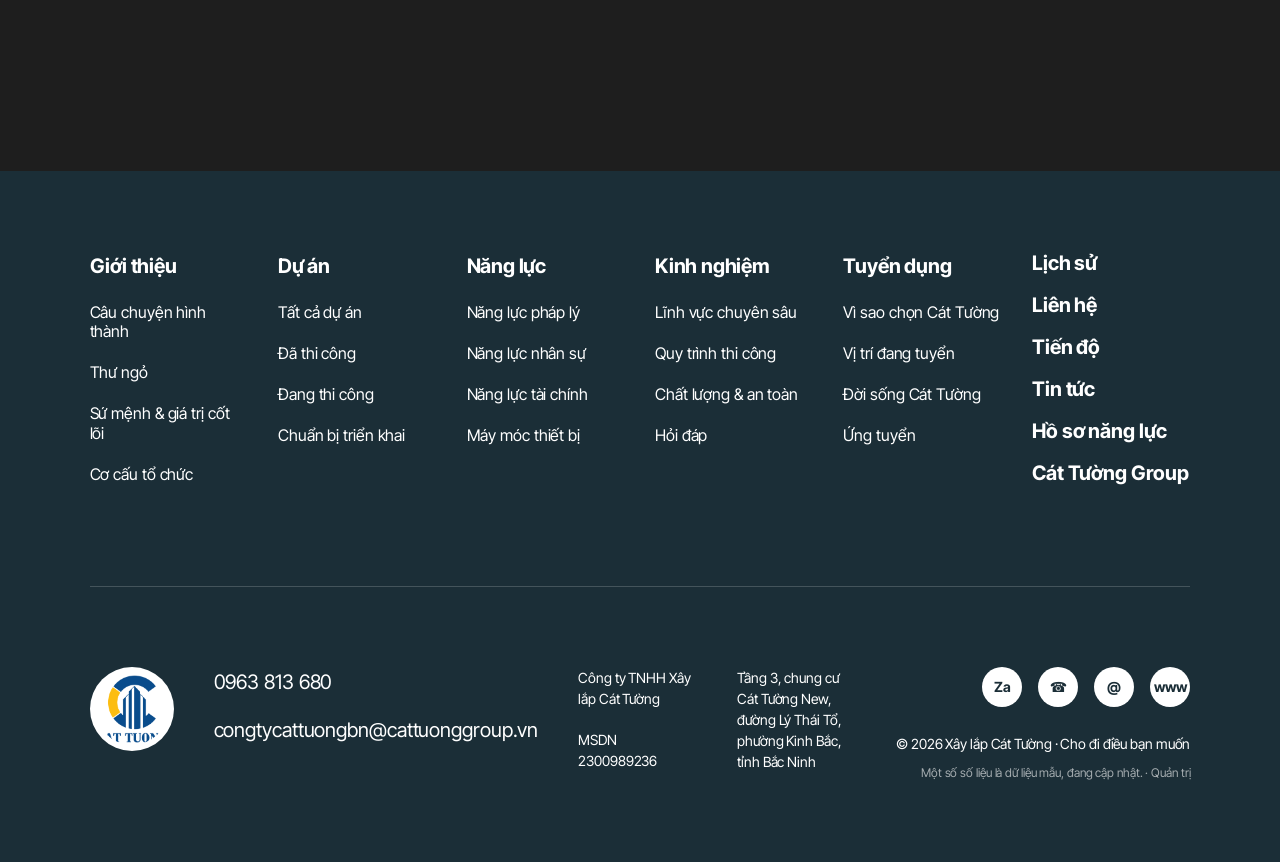
<file: du-an-chi-tiet.html>
<!doctype html>
<html lang="vi">
<head>
<meta charset="utf-8"><meta name="viewport" content="width=device-width,initial-scale=1">
<title>Chi tiết dự án – Xây lắp Cát Tường</title>
<meta name="description" content="Thông tin chi tiết dự án do Công ty TNHH Xây lắp Cát Tường thi công.">
<link rel="icon" href="img/logo.png">
<link rel="preconnect" href="https://fonts.googleapis.com"><link rel="preconnect" href="https://fonts.gstatic.com" crossorigin>
<link href="https://fonts.googleapis.com/css2?family=Hanken+Grotesk:wght@400;500;600;700&family=Inter+Tight:ital,wght@0,400;0,500;0,600;0,700;1,400&display=swap" rel="stylesheet">
<link rel="stylesheet" href="assets/style.css">
</head>
<body data-page="du-an">
<main id="main"><div id="root"></div></main>
<script>document.write('<scr'+'ipt src="assets/data.js?v='+Math.floor(Date.now()/60000)+'"></scr'+'ipt>')</script>
<script src="assets/app.js"></script>
<script>
const id=new URLSearchParams(location.search).get('id'), P=CT.projects;
if(!P.find(x=>x.id===id)) location.replace('du-an.html');
const p=P.find(x=>x.id===id)||P[0], I=ctImg, [sc,st]=ctStatus(p.status);
document.title=p.name+' – Xây lắp Cát Tường';
const msCls={done:'d',cur:'c',next:''};
const others=P.filter(x=>x.id!==p.id).slice(0,3);
document.getElementById('root').innerHTML=`
<section class="phero" style="min-height:78vh"><img src="${I(p.cover)}" alt="${p.name}"><div class="wrap">
  <div class="crumbs"><a href="index.html">Trang chủ</a> / <a href="du-an.html">Dự án</a> / ${p.name}</div>
  <span class="tag ${sc}">${st}</span>
  <h1>${p.name}</h1><p>${p.summary}</p></div></section>

<section class="sec"><div class="wrap grid2" style="align-items:start">
  <div class="rv">
    <span class="eyebrow" style="color:var(--blue)">${p.type}</span>
    <h2 class="h2" style="font-size:clamp(28px,3vw,42px)">Câu chuyện công trình</h2>
    ${p.story.map(s=>`<p class="lead" style="margin-bottom:16px">${s}</p>`).join('')}
  </div>
  <div class="rv">
    <dl class="facts">
      <div><dt>Chủ đầu tư</dt><dd>${p.owner}</dd></div>
      <div><dt>Địa điểm</dt><dd>${p.location}</dd></div>
      <div style="grid-column:1/-1"><dt>Phạm vi công việc</dt><dd>${p.scope}</dd></div>
      <div><dt>Quy mô</dt><dd>${p.scale}</dd></div>
      <div><dt>Thời gian</dt><dd>${p.time}</dd></div>
      <div style="grid-column:1/-1"><dt>Giai đoạn hiện tại</dt><dd>${p.phase}</dd></div>
    </dl>
    <div class="prog" style="margin-top:24px"><div class="prog-top"><span>Tiến độ tổng thể</span><b>${p.progress}%</b></div><div class="bar"><i data-w="${p.progress}"></i></div></div>
  </div>
</div></section>

<section class="sec soft"><div class="wrap ${p.log?'grid2':''}" style="align-items:start">
  <div class="rv"><span class="eyebrow" style="color:var(--blue)">Mốc tiến độ</span><h2 class="h2" style="font-size:clamp(28px,3vw,42px)">Từ khởi công đến bàn giao</h2>
    <ul class="ms">${p.milestones.map(([s,d,t])=>`<li class="${msCls[s]}"><b>${d}${s==='cur'?' · Đang thực hiện':''}</b>${t}</li>`).join('')}</ul></div>
  ${p.log?`<div class="rv"><span class="eyebrow" style="color:var(--blue)">Nhật ký công trường</span><div style="display:grid;gap:16px;margin-top:20px">${p.log.map(([d,im,t])=>`<a href="${I(im)}" data-lb="log" data-cap="${d} – ${t}" style="display:grid;grid-template-columns:140px 1fr;gap:16px;align-items:center;background:#fff;padding:10px"><img src="${I(im)}" alt="" loading="lazy" style="aspect-ratio:4/3;object-fit:cover"><span><b style="color:var(--blue)">${d}</b><br>${t}</span></a>`).join('')}</div></div>`:''}
</div></section>

<section class="sec"><div class="wrap">
  <div class="sec-head"><div><span class="eyebrow" style="color:var(--blue)">Thư viện ảnh</span><h2 class="h2" style="font-size:clamp(28px,3vw,42px)">Hình ảnh dự án</h2></div><span style="color:var(--muted)">${p.images.length} ảnh · bấm để phóng to</span></div>
  <div class="gal rv">${p.images.map((im,i)=>`<a class="${i===0?'w':''}" href="${I(im)}" data-lb="g" data-cap="${p.name}"><img src="${I(im)}" alt="" loading="lazy"></a>`).join('')}</div>
</div></section>

<section class="sec soft"><div class="wrap">
  <div class="sec-head"><h2 class="h2" style="font-size:clamp(28px,3vw,42px)">Dự án khác</h2><a class="link" href="du-an.html"><span class="arrow">Tất cả dự án</span></a></div>
  <div class="grid3">${others.map(ctCard).join('')}</div>
</div></section>`;
ctObserve();
</script>
</body>
</html>
</file>
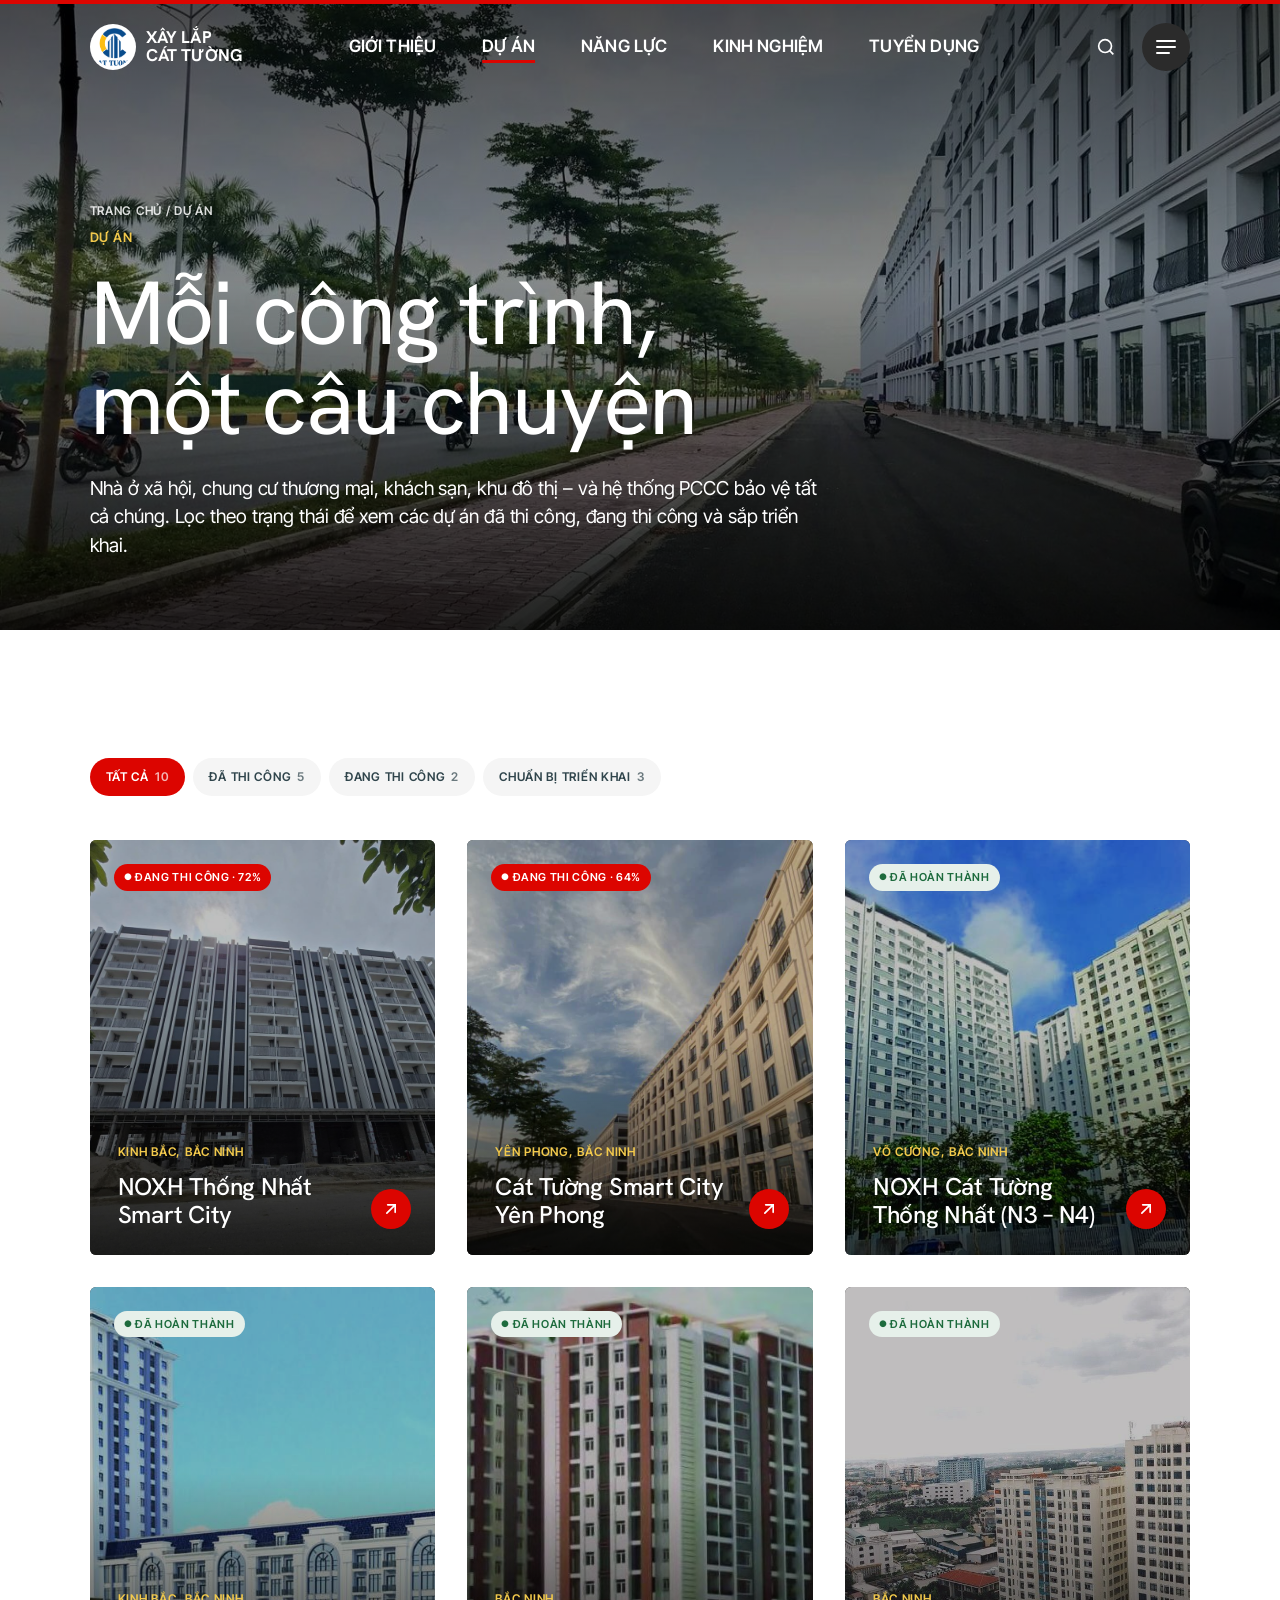
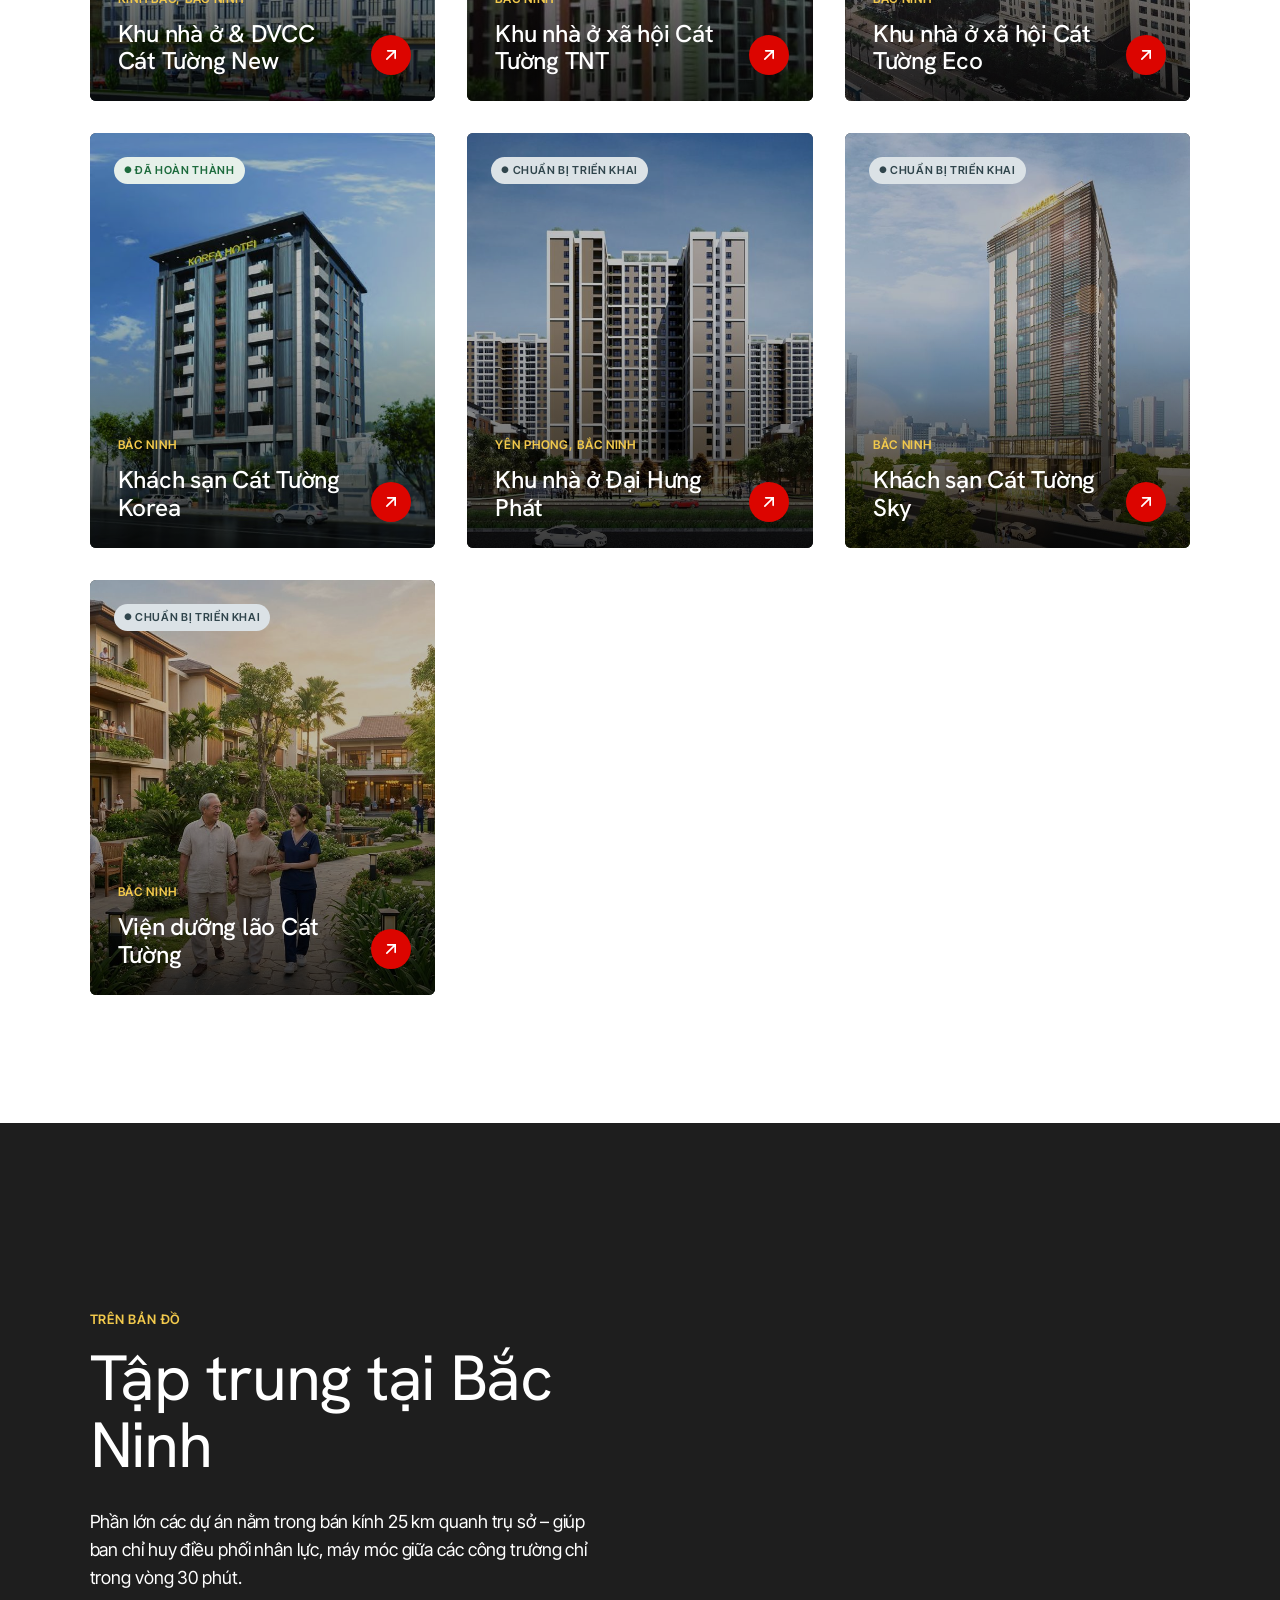
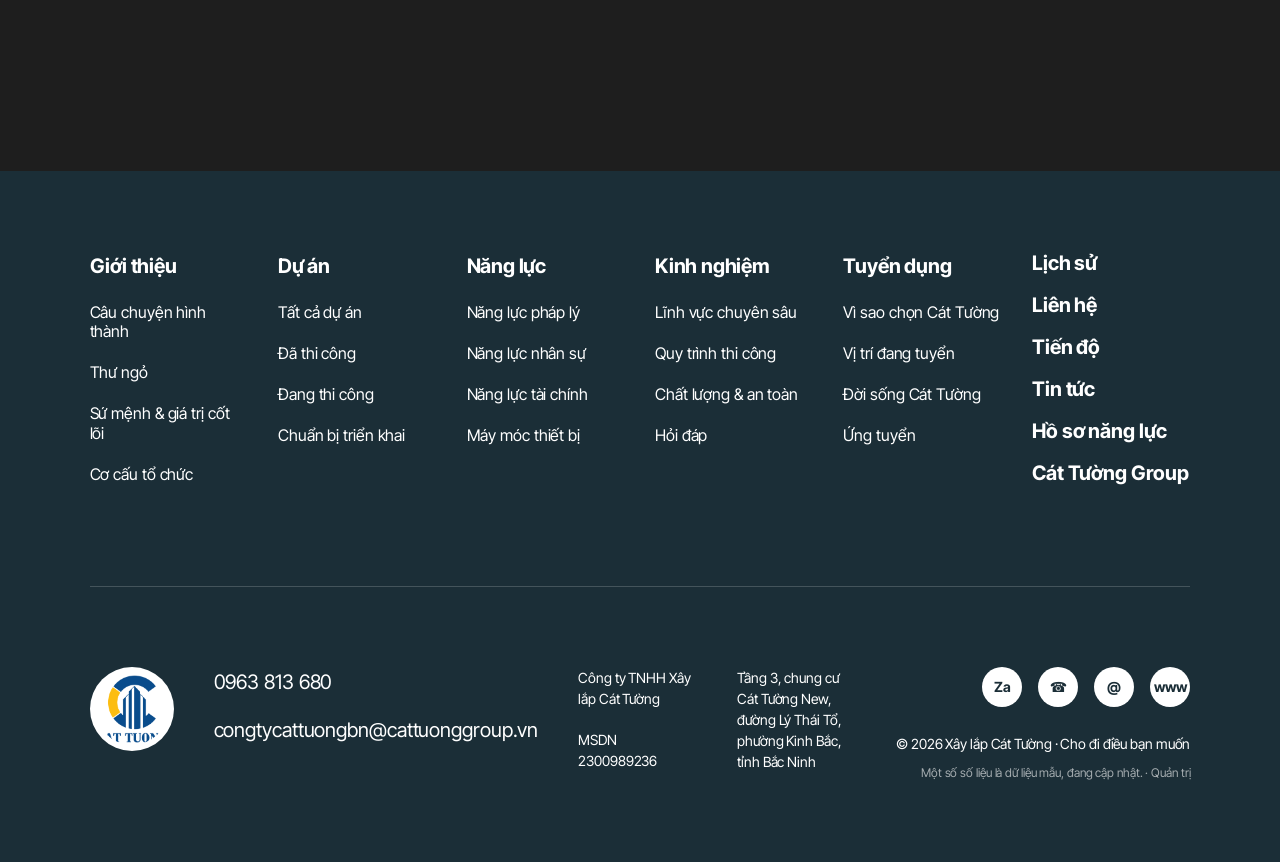
<file: du-an.html>
<!doctype html>
<html lang="vi">
<head>
<meta charset="utf-8"><meta name="viewport" content="width=device-width,initial-scale=1">
<title>Dự án – Xây lắp Cát Tường</title>
<meta name="description" content="Các dự án đã thi công, đang thi công và chuẩn bị triển khai của Công ty TNHH Xây lắp Cát Tường.">
<link rel="icon" href="img/logo.png">
<link rel="preconnect" href="https://fonts.googleapis.com"><link rel="preconnect" href="https://fonts.gstatic.com" crossorigin>
<link href="https://fonts.googleapis.com/css2?family=Hanken+Grotesk:wght@400;500;600;700&family=Inter+Tight:ital,wght@0,400;0,500;0,600;0,700;1,400&display=swap" rel="stylesheet">
<link rel="stylesheet" href="assets/style.css">
</head>
<body data-page="du-an">
<main id="main">
<section class="phero">
  <img src="img/sc-03.jpg" alt="Phố thương mại Cát Tường Smart City">
  <div class="wrap">
    <div class="crumbs"><a href="index.html">Trang chủ</a> / Dự án</div>
    <span class="eyebrow">Dự án</span>
    <h1>Mỗi công trình, một câu chuyện</h1>
    <p>Nhà ở xã hội, chung cư thương mại, khách sạn, khu đô thị – và hệ thống PCCC bảo vệ tất cả chúng. Lọc theo trạng thái để xem các dự án đã thi công, đang thi công và sắp triển khai.</p>
  </div>
</section>

<section class="sec">
  <div class="wrap">
    <div class="chips" id="chips"></div>
    <div class="grid3" id="list"></div>
  </div>
</section>

<section class="sec dark">
  <div class="wrap grid2">
    <div class="rv"><span class="eyebrow">Trên bản đồ</span><h2 class="h2">Tập trung tại Bắc Ninh</h2><p class="lead">Phần lớn các dự án nằm trong bán kính 25 km quanh trụ sở – giúp ban chỉ huy điều phối nhân lực, máy móc giữa các công trường chỉ trong vòng 30 phút.</p></div>
    <div class="rv"><iframe title="Bản đồ trụ sở Xây lắp Cát Tường" src="https://www.google.com/maps?q=Chung+c%C6%B0+C%C3%A1t+T%C6%B0%E1%BB%9Dng+New+L%C3%BD+Th%C3%A1i+T%E1%BB%95+B%E1%BA%AFc+Ninh&output=embed" style="width:100%;aspect-ratio:4/3;border:0" loading="lazy"></iframe></div>
  </div>
</section>
</main>
<script>document.write('<scr'+'ipt src="assets/data.js?v='+Math.floor(Date.now()/60000)+'"></scr'+'ipt>')</script>
<script src="assets/app.js"></script>
<script>
const P=CT.projects, F=[['all','Tất cả'],['done','Đã thi công'],['run','Đang thi công'],['plan','Chuẩn bị triển khai']];
const chips=document.getElementById('chips'), list=document.getElementById('list');
function render(){
  const k=(location.hash||'#all').slice(1);
  chips.innerHTML=F.map(([v,t])=>`<a class="chip ${v===k?'on':''}" href="#${v}">${t}<i>${v==='all'?P.length:P.filter(p=>p.status===v).length}</i></a>`).join('');
  list.innerHTML=P.filter(p=>k==='all'||p.status===k).map(ctCard).join('');
  ctObserve(list);
}
addEventListener('hashchange',render); render();
</script>
</body>
</html>
</file>
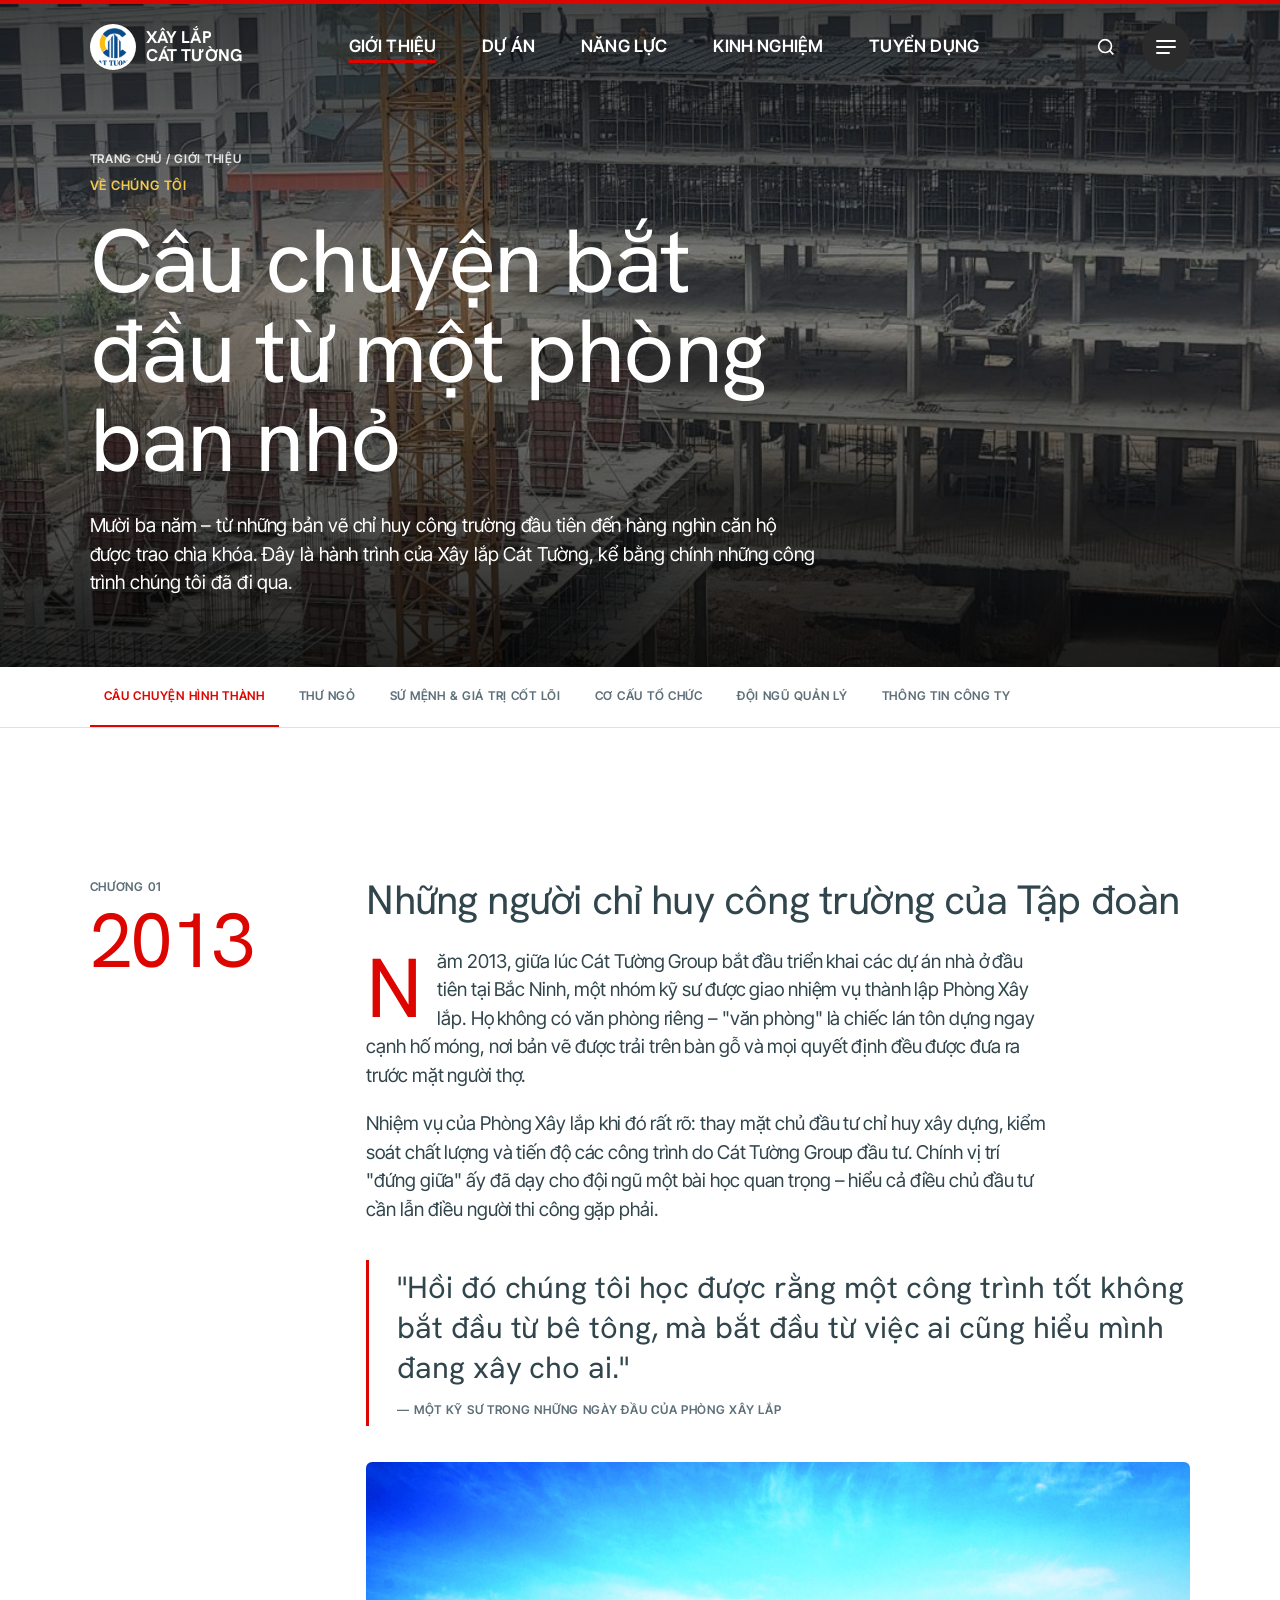
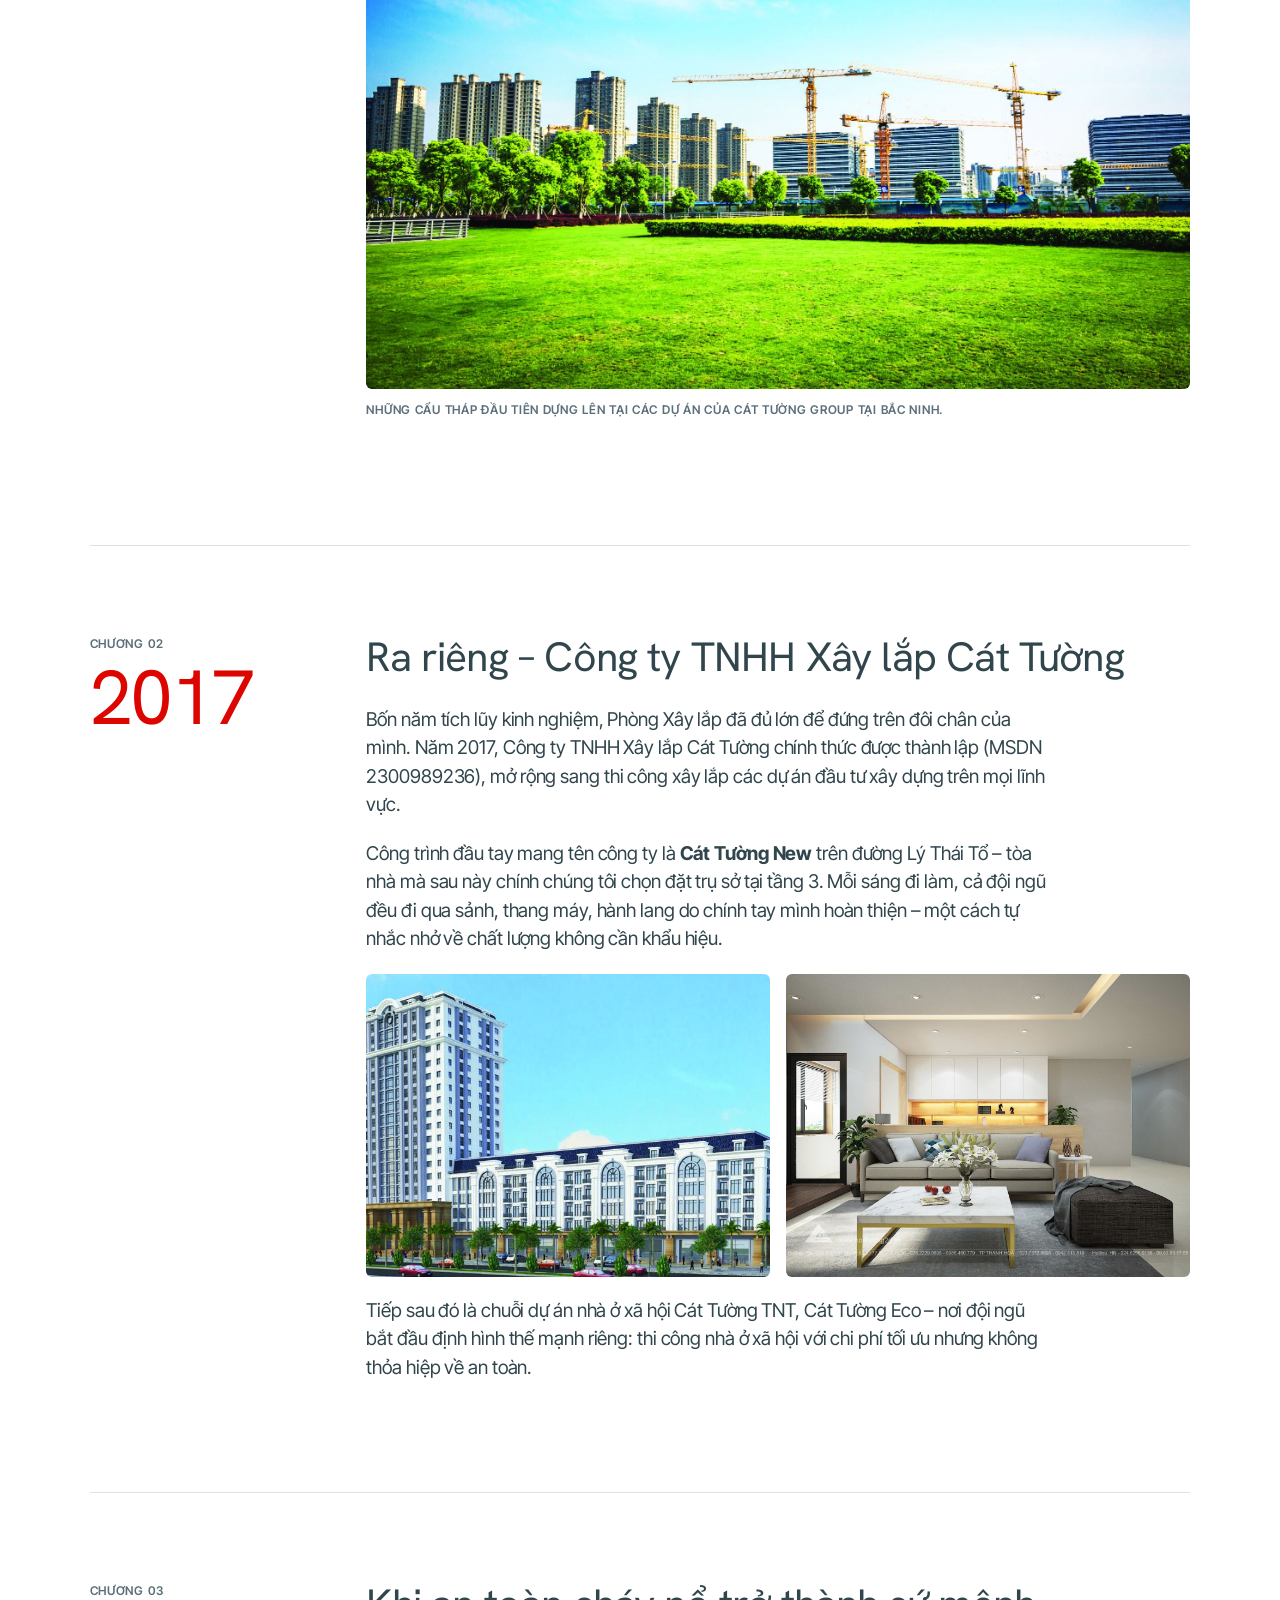
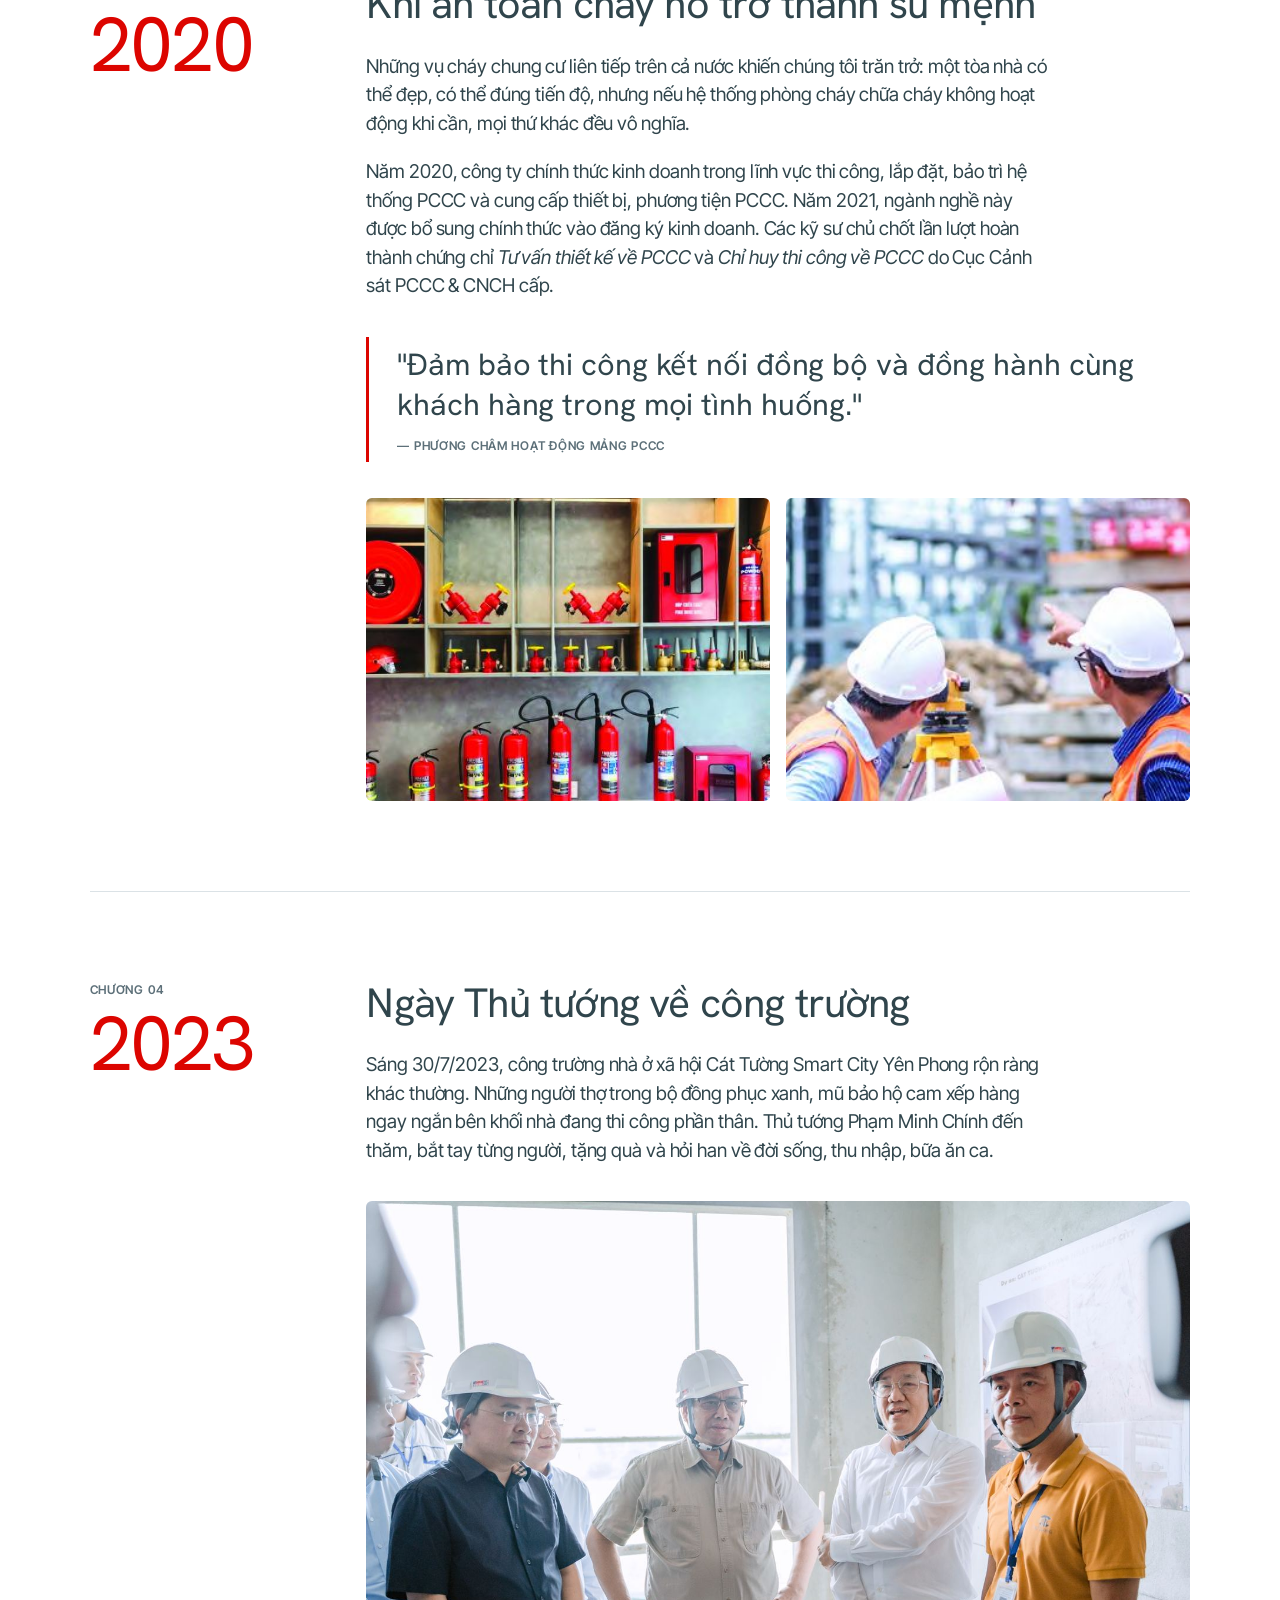
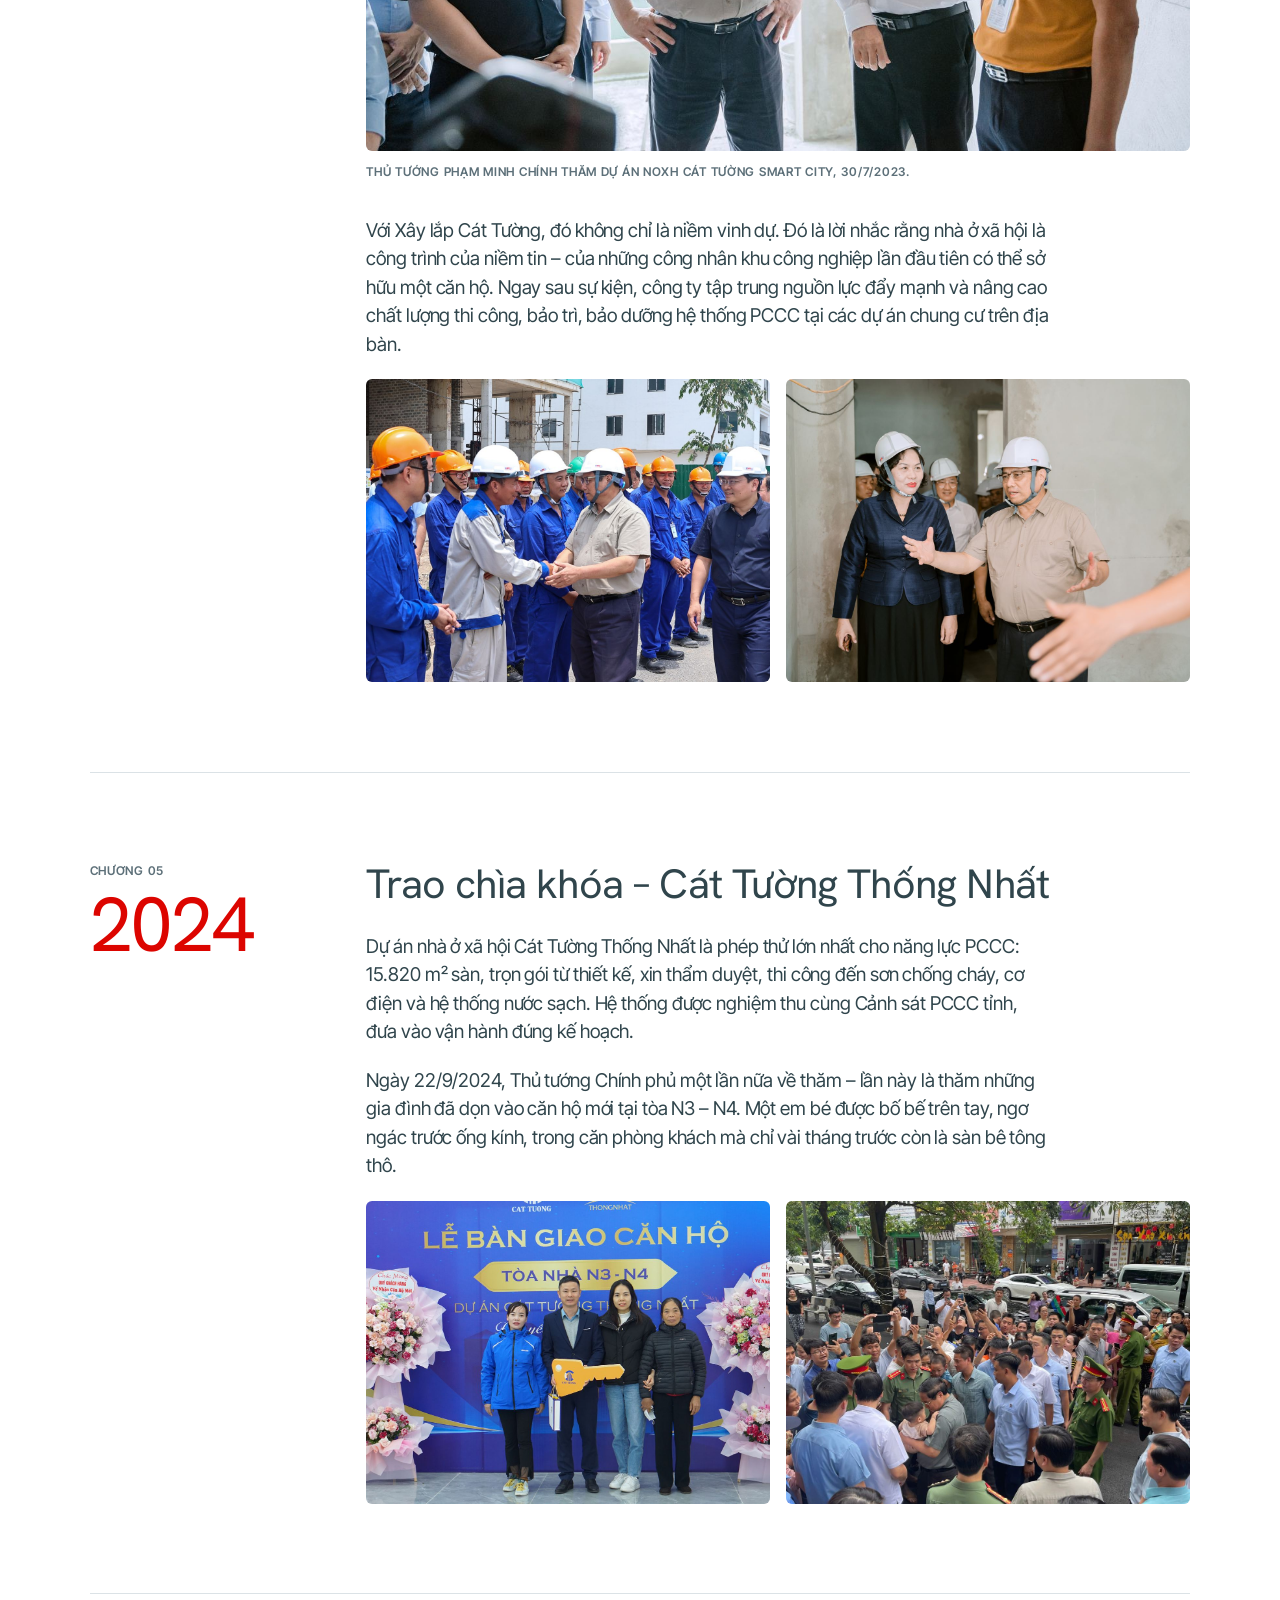
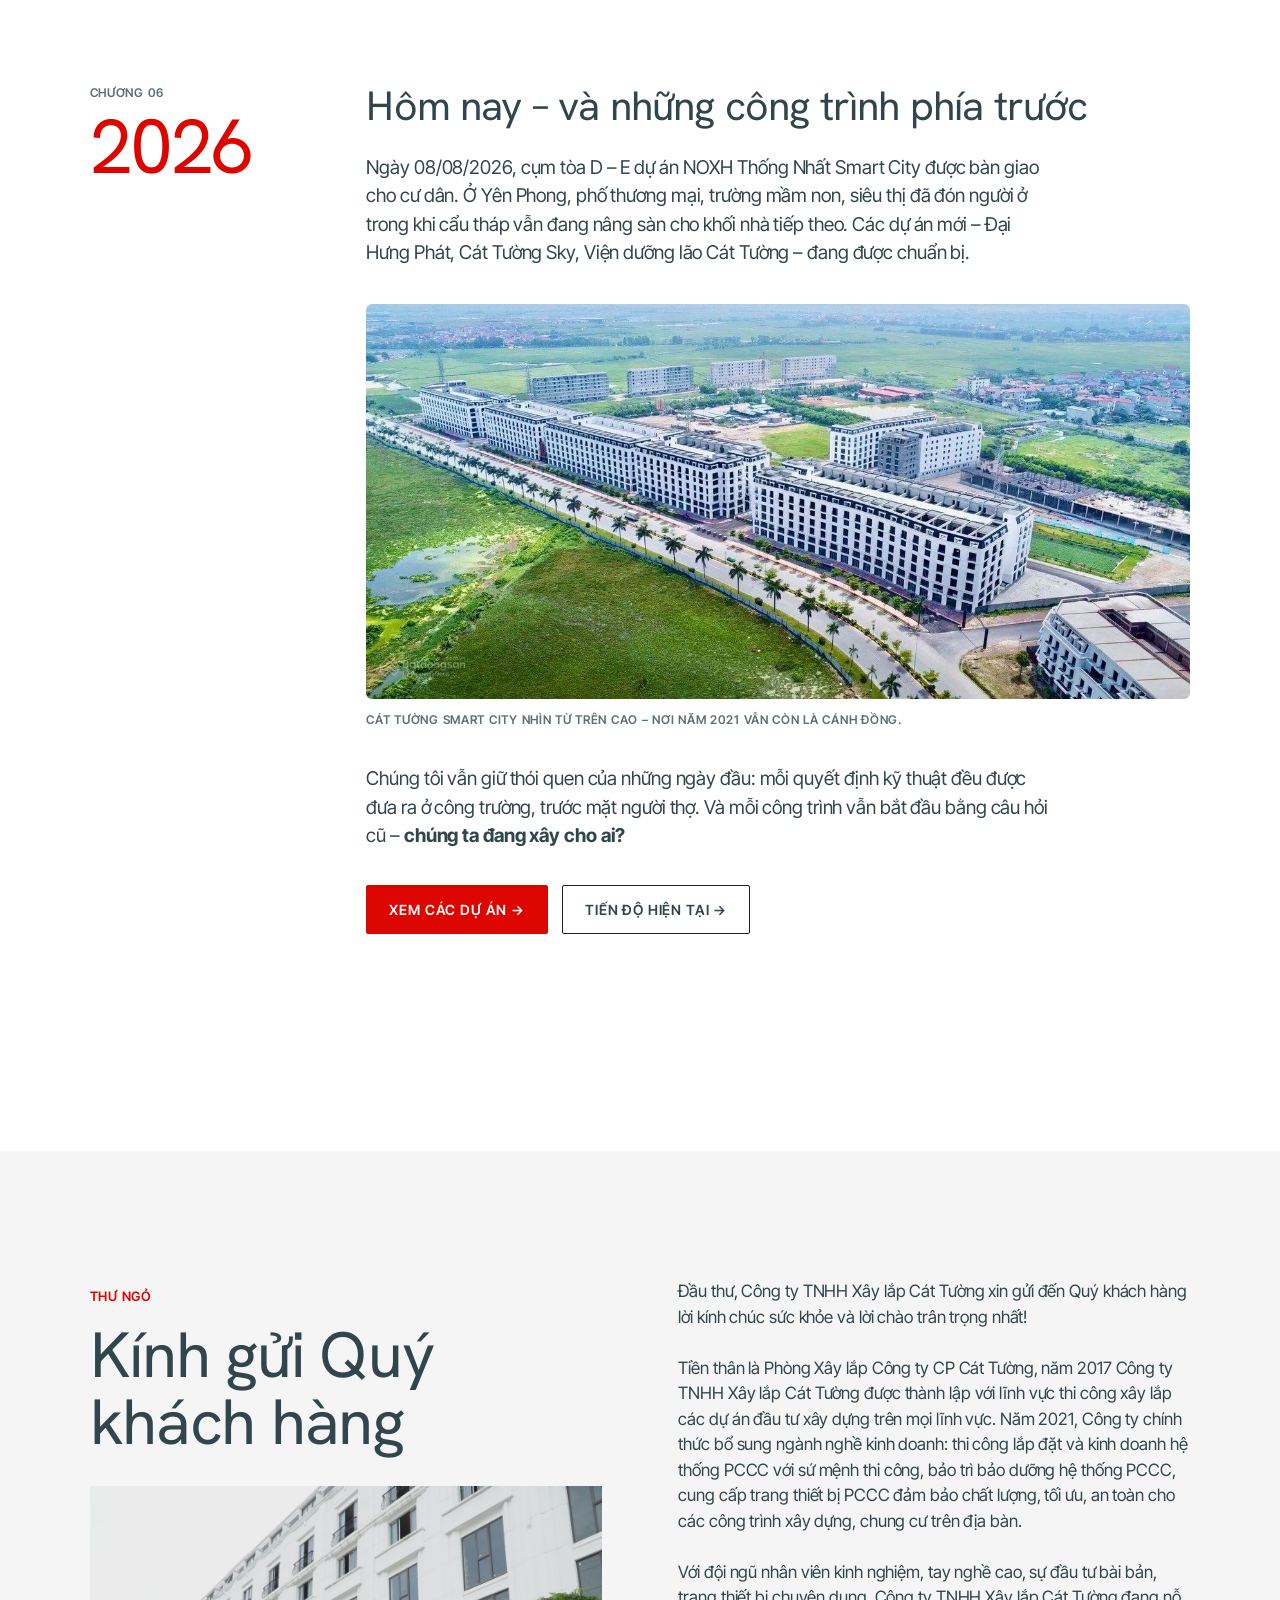
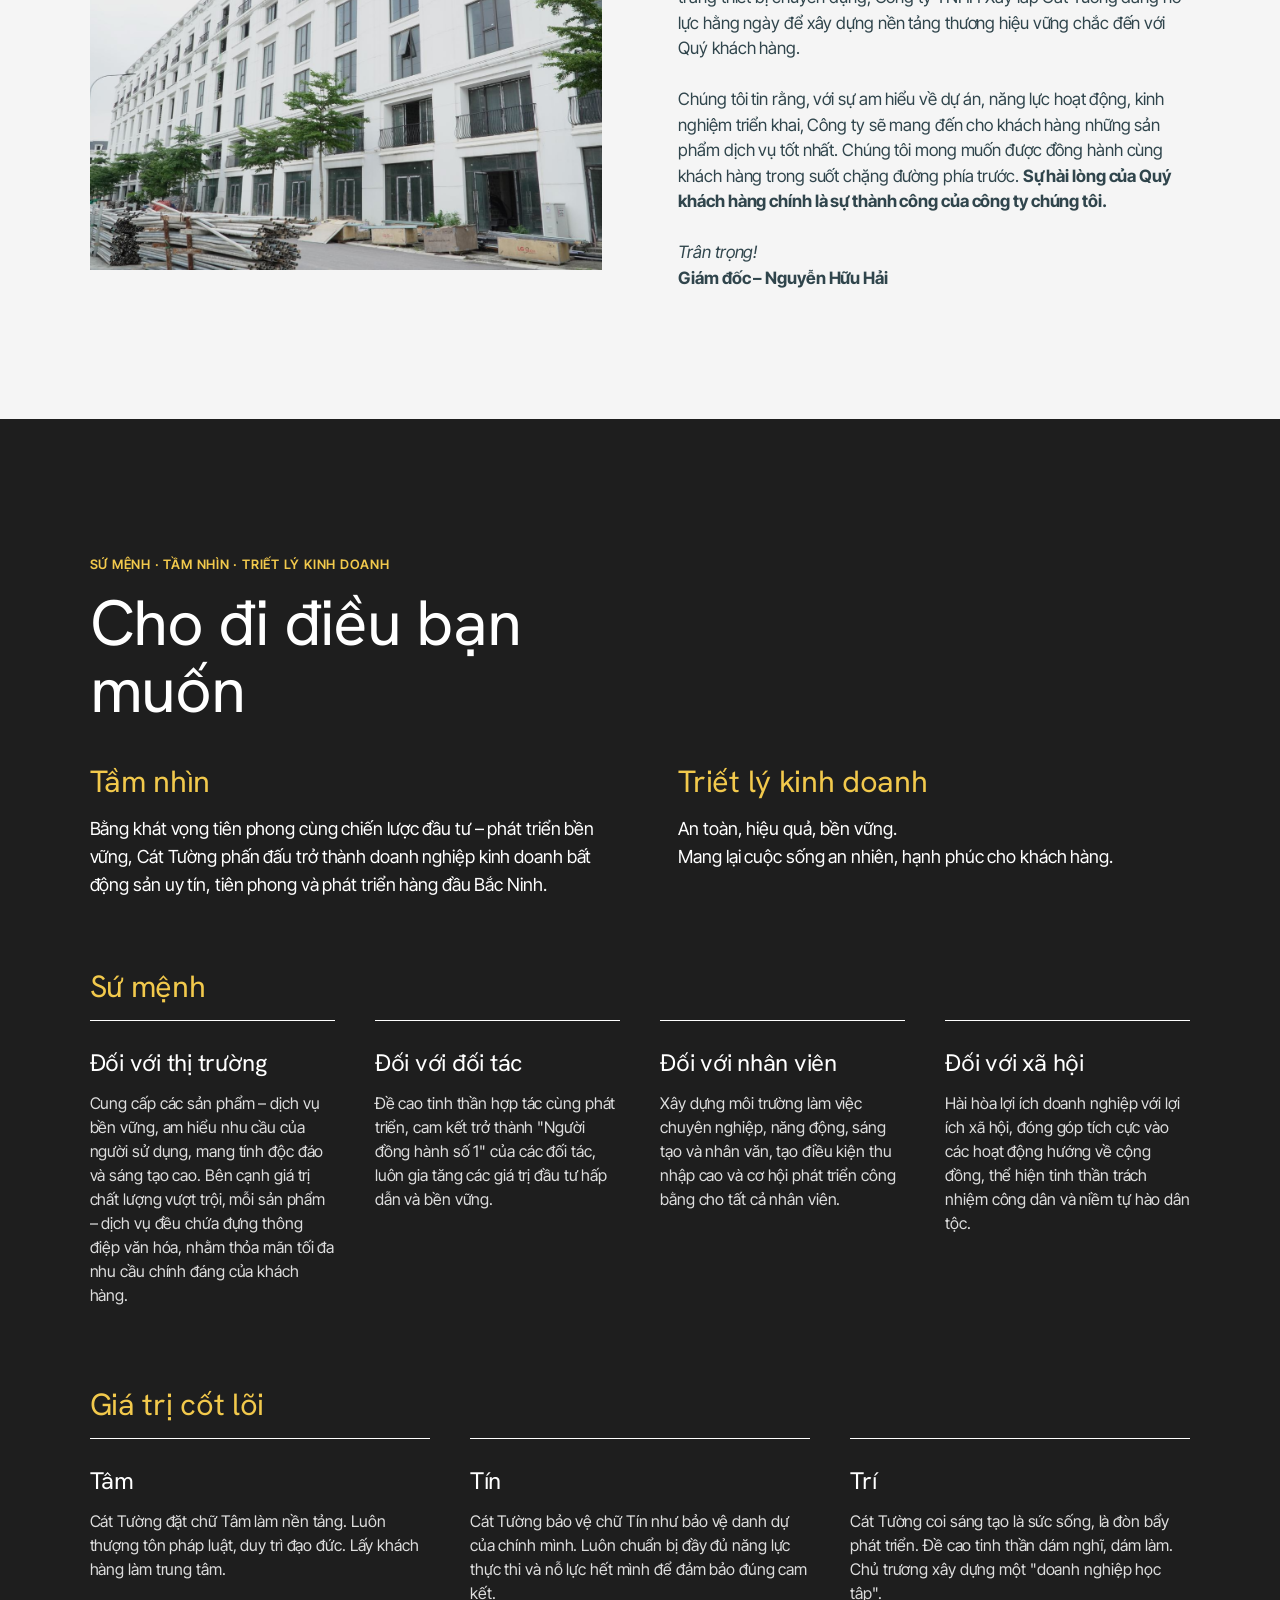
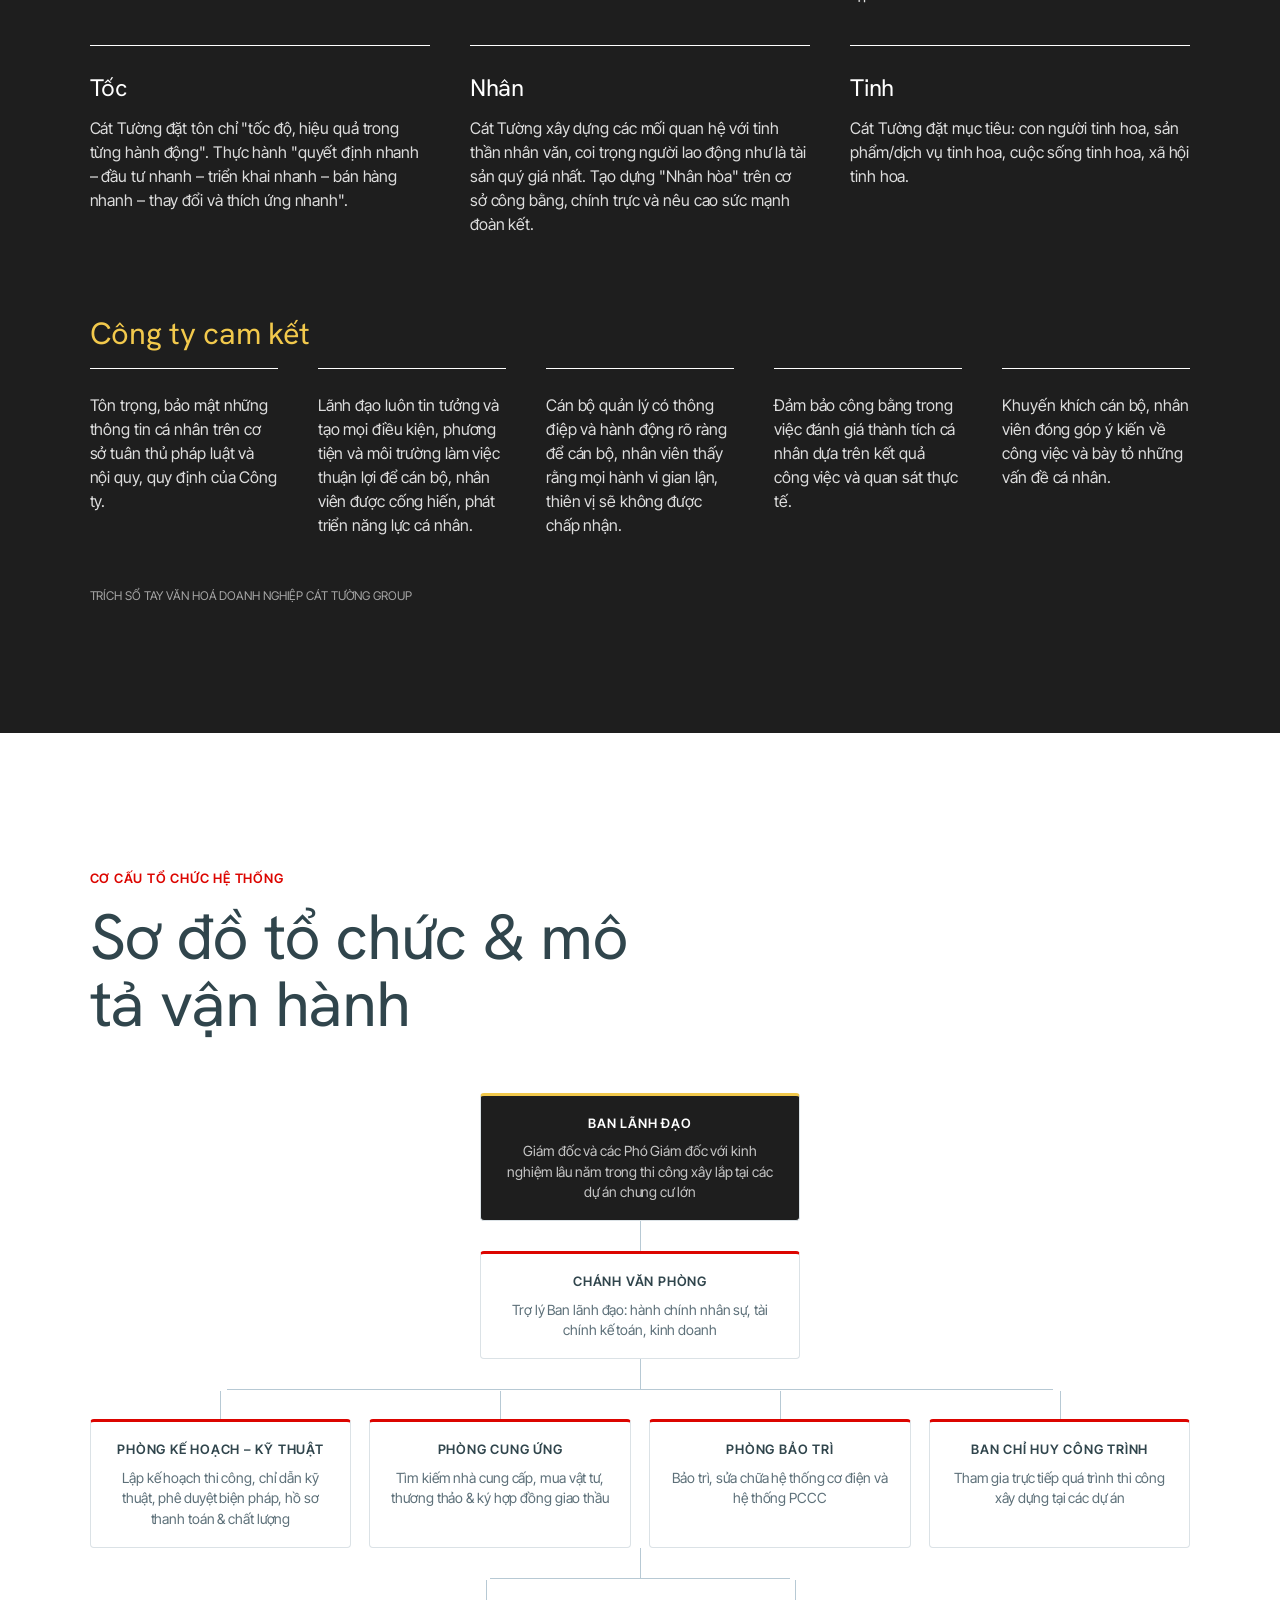
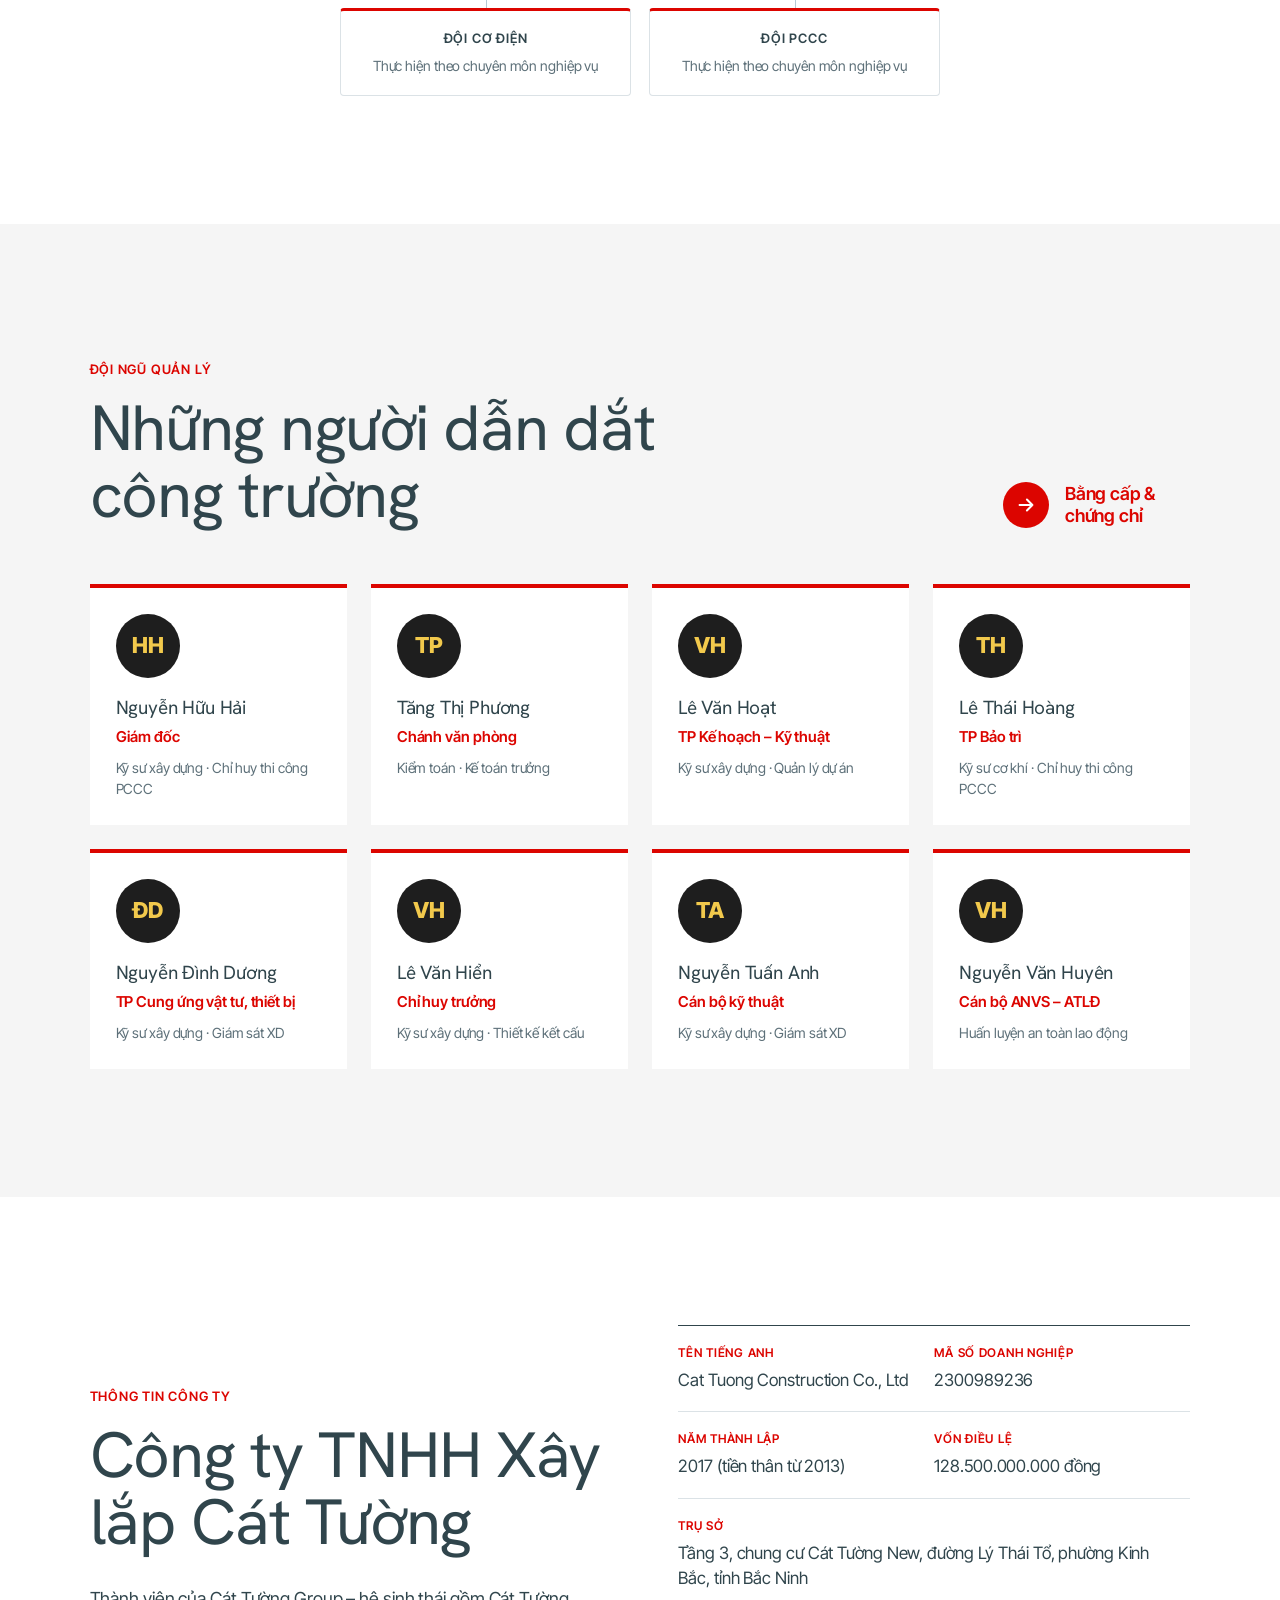
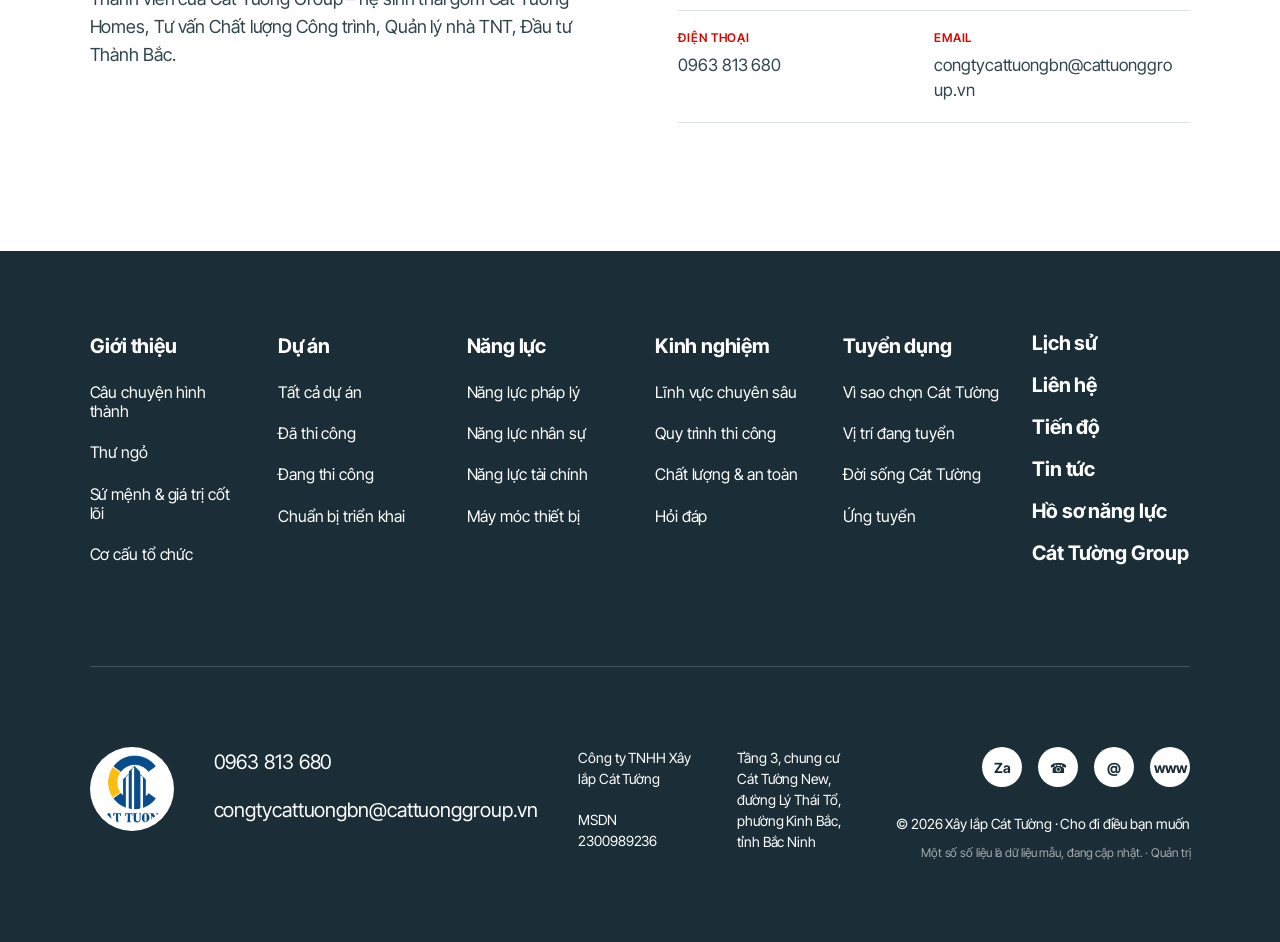
<file: gioi-thieu.html>
<!doctype html>
<html lang="vi">
<head>
<meta charset="utf-8"><meta name="viewport" content="width=device-width,initial-scale=1">
<title>Giới thiệu – Xây lắp Cát Tường</title>
<meta name="description" content="Câu chuyện hình thành Công ty TNHH Xây lắp Cát Tường – từ Phòng Xây lắp năm 2013 đến đơn vị thi công nhà ở xã hội và PCCC hàng đầu Bắc Ninh.">
<link rel="icon" href="img/logo.png">
<link rel="preconnect" href="https://fonts.googleapis.com"><link rel="preconnect" href="https://fonts.gstatic.com" crossorigin>
<link href="https://fonts.googleapis.com/css2?family=Hanken+Grotesk:wght@400;500;600;700&family=Inter+Tight:ital,wght@0,400;0,500;0,600;0,700;1,400&display=swap" rel="stylesheet">
<link rel="stylesheet" href="assets/style.css">
</head>
<body data-page="gioi-thieu">
<main id="main">
<section class="phero">
  <img src="img/yp-air4.jpg" alt="Cẩu tháp trên công trường Yên Phong">
  <div class="wrap">
    <div class="crumbs"><a href="index.html">Trang chủ</a> / Giới thiệu</div>
    <span class="eyebrow">Về chúng tôi</span>
    <h1>Câu chuyện bắt đầu từ một phòng ban nhỏ</h1>
    <p>Mười ba năm – từ những bản vẽ chỉ huy công trường đầu tiên đến hàng nghìn căn hộ được trao chìa khóa. Đây là hành trình của Xây lắp Cát Tường, kể bằng chính những công trình chúng tôi đã đi qua.</p>
  </div>
</section>

<nav class="subnav"><div class="wrap"><a href="#cau-chuyen" class="on">Câu chuyện hình thành</a><a href="#thu-ngo">Thư ngỏ</a><a href="#gia-tri">Sứ mệnh & giá trị cốt lõi</a><a href="#to-chuc">Cơ cấu tổ chức</a><a href="#lanh-dao">Đội ngũ quản lý</a><a href="#thong-tin">Thông tin công ty</a></div></nav>

<section class="sec" id="cau-chuyen" style="padding-top:60px">
  <div class="wrap">

    <article class="chap" style="border-top:0">
      <div class="side"><div class="no">Chương 01</div><div class="yr">2013</div></div>
      <div class="rv">
        <h2>Những người chỉ huy công trường của Tập đoàn</h2>
        <p class="dropcap">Năm 2013, giữa lúc Cát Tường Group bắt đầu triển khai các dự án nhà ở đầu tiên tại Bắc Ninh, một nhóm kỹ sư được giao nhiệm vụ thành lập Phòng Xây lắp. Họ không có văn phòng riêng – "văn phòng" là chiếc lán tôn dựng ngay cạnh hố móng, nơi bản vẽ được trải trên bàn gỗ và mọi quyết định đều được đưa ra trước mặt người thợ.</p>
        <p>Nhiệm vụ của Phòng Xây lắp khi đó rất rõ: thay mặt chủ đầu tư chỉ huy xây dựng, kiểm soát chất lượng và tiến độ các công trình do Cát Tường Group đầu tư. Chính vị trí "đứng giữa" ấy đã dạy cho đội ngũ một bài học quan trọng – hiểu cả điều chủ đầu tư cần lẫn điều người thi công gặp phải.</p>
        <blockquote class="q">"Hồi đó chúng tôi học được rằng một công trình tốt không bắt đầu từ bê tông, mà bắt đầu từ việc ai cũng hiểu mình đang xây cho ai."<cite>— Một kỹ sư trong những ngày đầu của Phòng Xây lắp</cite></blockquote>
        <figure><img src="img/hero-crane.jpg" alt="Công trường với cẩu tháp" loading="lazy"><figcaption>Những cẩu tháp đầu tiên dựng lên tại các dự án của Cát Tường Group tại Bắc Ninh.</figcaption></figure>
      </div>
    </article>

    <article class="chap">
      <div class="side"><div class="no">Chương 02</div><div class="yr">2017</div></div>
      <div class="rv">
        <h2>Ra riêng – Công ty TNHH Xây lắp Cát Tường</h2>
        <p>Bốn năm tích lũy kinh nghiệm, Phòng Xây lắp đã đủ lớn để đứng trên đôi chân của mình. Năm 2017, Công ty TNHH Xây lắp Cát Tường chính thức được thành lập (MSDN 2300989236), mở rộng sang thi công xây lắp các dự án đầu tư xây dựng trên mọi lĩnh vực.</p>
        <p>Công trình đầu tay mang tên công ty là <b>Cát Tường New</b> trên đường Lý Thái Tổ – tòa nhà mà sau này chính chúng tôi chọn đặt trụ sở tại tầng 3. Mỗi sáng đi làm, cả đội ngũ đều đi qua sảnh, thang máy, hành lang do chính tay mình hoàn thiện – một cách tự nhắc nhở về chất lượng không cần khẩu hiệu.</p>
        <div class="duo"><img src="img/new-pc.jpg" alt="Phối cảnh Cát Tường New" loading="lazy"><img src="img/new-int.jpg" alt="Nội thất căn hộ Cát Tường New" loading="lazy"></div>
        <p style="margin-top:20px">Tiếp sau đó là chuỗi dự án nhà ở xã hội Cát Tường TNT, Cát Tường Eco – nơi đội ngũ bắt đầu định hình thế mạnh riêng: thi công nhà ở xã hội với chi phí tối ưu nhưng không thỏa hiệp về an toàn.</p>
      </div>
    </article>

    <article class="chap">
      <div class="side"><div class="no">Chương 03</div><div class="yr">2020</div></div>
      <div class="rv">
        <h2>Khi an toàn cháy nổ trở thành sứ mệnh</h2>
        <p>Những vụ cháy chung cư liên tiếp trên cả nước khiến chúng tôi trăn trở: một tòa nhà có thể đẹp, có thể đúng tiến độ, nhưng nếu hệ thống phòng cháy chữa cháy không hoạt động khi cần, mọi thứ khác đều vô nghĩa.</p>
        <p>Năm 2020, công ty chính thức kinh doanh trong lĩnh vực thi công, lắp đặt, bảo trì hệ thống PCCC và cung cấp thiết bị, phương tiện PCCC. Năm 2021, ngành nghề này được bổ sung chính thức vào đăng ký kinh doanh. Các kỹ sư chủ chốt lần lượt hoàn thành chứng chỉ <i>Tư vấn thiết kế về PCCC</i> và <i>Chỉ huy thi công về PCCC</i> do Cục Cảnh sát PCCC & CNCH cấp.</p>
        <blockquote class="q">"Đảm bảo thi công kết nối đồng bộ và đồng hành cùng khách hàng trong mọi tình huống."<cite>— Phương châm hoạt động mảng PCCC</cite></blockquote>
        <div class="duo"><img src="img/pccc-thiet-bi.jpg" alt="Thiết bị chữa cháy" loading="lazy"><img src="img/khao-sat.jpg" alt="Kỹ sư Cát Tường khảo sát hiện trường" loading="lazy"></div>
      </div>
    </article>

    <article class="chap">
      <div class="side"><div class="no">Chương 04</div><div class="yr">2023</div></div>
      <div class="rv">
        <h2>Ngày Thủ tướng về công trường</h2>
        <p>Sáng 30/7/2023, công trường nhà ở xã hội Cát Tường Smart City Yên Phong rộn ràng khác thường. Những người thợ trong bộ đồng phục xanh, mũ bảo hộ cam xếp hàng ngay ngắn bên khối nhà đang thi công phần thân. Thủ tướng Phạm Minh Chính đến thăm, bắt tay từng người, tặng quà và hỏi han về đời sống, thu nhập, bữa ăn ca.</p>
        <figure><img src="img/ttg-4.jpg" alt="Thủ tướng thăm công trường" loading="lazy"><figcaption>Thủ tướng Phạm Minh Chính thăm dự án NOXH Cát Tường Smart City, 30/7/2023.</figcaption></figure>
        <p>Với Xây lắp Cát Tường, đó không chỉ là niềm vinh dự. Đó là lời nhắc rằng nhà ở xã hội là công trình của niềm tin – của những công nhân khu công nghiệp lần đầu tiên có thể sở hữu một căn hộ. Ngay sau sự kiện, công ty tập trung nguồn lực đẩy mạnh và nâng cao chất lượng thi công, bảo trì, bảo dưỡng hệ thống PCCC tại các dự án chung cư trên địa bàn.</p>
        <div class="duo"><img src="img/ttg-1.jpg" alt="" loading="lazy"><img src="img/ttg-3.jpg" alt="" loading="lazy"></div>
      </div>
    </article>

    <article class="chap">
      <div class="side"><div class="no">Chương 05</div><div class="yr">2024</div></div>
      <div class="rv">
        <h2>Trao chìa khóa – Cát Tường Thống Nhất</h2>
        <p>Dự án nhà ở xã hội Cát Tường Thống Nhất là phép thử lớn nhất cho năng lực PCCC: 15.820 m² sàn, trọn gói từ thiết kế, xin thẩm duyệt, thi công đến sơn chống cháy, cơ điện và hệ thống nước sạch. Hệ thống được nghiệm thu cùng Cảnh sát PCCC tỉnh, đưa vào vận hành đúng kế hoạch.</p>
        <p>Ngày 22/9/2024, Thủ tướng Chính phủ một lần nữa về thăm – lần này là thăm những gia đình đã dọn vào căn hộ mới tại tòa N3 – N4. Một em bé được bố bế trên tay, ngơ ngác trước ống kính, trong căn phòng khách mà chỉ vài tháng trước còn là sàn bê tông thô.</p>
        <div class="duo"><img src="img/tn-bg.jpg" alt="Lễ bàn giao căn hộ N3-N4" loading="lazy"><img src="img/tn-ttg.jpg" alt="Đoàn công tác thăm dự án Thống Nhất" loading="lazy"></div>
      </div>
    </article>

    <article class="chap">
      <div class="side"><div class="no">Chương 06</div><div class="yr">2026</div></div>
      <div class="rv">
        <h2>Hôm nay – và những công trình phía trước</h2>
        <p>Ngày 08/08/2026, cụm tòa D – E dự án NOXH Thống Nhất Smart City được bàn giao cho cư dân. Ở Yên Phong, phố thương mại, trường mầm non, siêu thị đã đón người ở trong khi cẩu tháp vẫn đang nâng sàn cho khối nhà tiếp theo. Các dự án mới – Đại Hưng Phát, Cát Tường Sky, Viện dưỡng lão Cát Tường – đang được chuẩn bị.</p>
        <figure><img src="img/hero.jpg" alt="Toàn cảnh Cát Tường Smart City" loading="lazy"><figcaption>Cát Tường Smart City nhìn từ trên cao – nơi năm 2021 vẫn còn là cánh đồng.</figcaption></figure>
        <p>Chúng tôi vẫn giữ thói quen của những ngày đầu: mỗi quyết định kỹ thuật đều được đưa ra ở công trường, trước mặt người thợ. Và mỗi công trình vẫn bắt đầu bằng câu hỏi cũ – <b>chúng ta đang xây cho ai?</b></p>
        <div class="btns"><a class="btn btn-d" href="du-an.html"><span class="arrow">Xem các dự án</span></a><a class="btn" style="border-color:var(--navy)" href="tien-do.html"><span class="arrow">Tiến độ hiện tại</span></a></div>
      </div>
    </article>
  </div>
</section>

<!-- THƯ NGỎ -->
<section class="sec soft" id="thu-ngo">
  <div class="wrap grid2" style="align-items:start">
    <div class="rv"><span class="eyebrow" style="color:var(--blue)">Thư ngỏ</span><h2 class="h2">Kính gửi Quý khách hàng</h2><img src="img/sc-17.jpg" alt="Công trình của Xây lắp Cát Tường" loading="lazy" style="margin-top:20px;aspect-ratio:4/3;object-fit:cover;width:100%"></div>
    <div class="rv" style="font-size:17px;color:var(--ink-2)">
      <p>Đầu thư, Công ty TNHH Xây lắp Cát Tường xin gửi đến Quý khách hàng lời kính chúc sức khỏe và lời chào trân trọng nhất!</p><br>
      <p>Tiền thân là Phòng Xây lắp Công ty CP Cát Tường, năm 2017 Công ty TNHH Xây lắp Cát Tường được thành lập với lĩnh vực thi công xây lắp các dự án đầu tư xây dựng trên mọi lĩnh vực. Năm 2021, Công ty chính thức bổ sung ngành nghề kinh doanh: thi công lắp đặt và kinh doanh hệ thống PCCC với sứ mệnh thi công, bảo trì bảo dưỡng hệ thống PCCC, cung cấp trang thiết bị PCCC đảm bảo chất lượng, tối ưu, an toàn cho các công trình xây dựng, chung cư trên địa bàn.</p><br>
      <p>Với đội ngũ nhân viên kinh nghiệm, tay nghề cao, sự đầu tư bài bản, trang thiết bị chuyên dụng, Công ty TNHH Xây lắp Cát Tường đang nỗ lực hằng ngày để xây dựng nền tảng thương hiệu vững chắc đến với Quý khách hàng.</p><br>
      <p>Chúng tôi tin rằng, với sự am hiểu về dự án, năng lực hoạt động, kinh nghiệm triển khai, Công ty sẽ mang đến cho khách hàng những sản phẩm dịch vụ tốt nhất. Chúng tôi mong muốn được đồng hành cùng khách hàng trong suốt chặng đường phía trước. <b>Sự hài lòng của Quý khách hàng chính là sự thành công của công ty chúng tôi.</b></p><br>
      <p><i>Trân trọng!</i><br><b>Giám đốc – Nguyễn Hữu Hải</b></p>
    </div>
  </div>
</section>

<!-- GIÁ TRỊ -->
<section class="sec dark" id="gia-tri">
  <div class="wrap">
    <span class="eyebrow">Sứ mệnh · Tầm nhìn · Triết lý kinh doanh</span>
    <h2 class="h2">Cho đi điều bạn muốn</h2>
    <div class="grid2" style="margin:40px 0 70px;align-items:start">
      <div class="rv"><h3 class="h3" style="color:var(--yellow)">Tầm nhìn</h3><p class="lead">Bằng khát vọng tiên phong cùng chiến lược đầu tư – phát triển bền vững, Cát Tường phấn đấu trở thành doanh nghiệp kinh doanh bất động sản uy tín, tiên phong và phát triển hàng đầu Bắc Ninh.</p></div>
      <div class="rv"><h3 class="h3" style="color:var(--yellow)">Triết lý kinh doanh</h3><p class="lead">An toàn, hiệu quả, bền vững.<br>Mang lại cuộc sống an nhiên, hạnh phúc cho khách hàng.</p></div>
    </div>
    <h3 class="h3 rv" style="color:var(--yellow)">Sứ mệnh</h3>
    <div class="icon-row" style="grid-template-columns:repeat(4,1fr);margin-bottom:80px">
      <div class="rv"><h3>Đối với thị trường</h3><p>Cung cấp các sản phẩm – dịch vụ bền vững, am hiểu nhu cầu của người sử dụng, mang tính độc đáo và sáng tạo cao. Bên cạnh giá trị chất lượng vượt trội, mỗi sản phẩm – dịch vụ đều chứa đựng thông điệp văn hóa, nhằm thỏa mãn tối đa nhu cầu chính đáng của khách hàng.</p></div>
      <div class="rv"><h3>Đối với đối tác</h3><p>Đề cao tinh thần hợp tác cùng phát triển, cam kết trở thành "Người đồng hành số 1" của các đối tác, luôn gia tăng các giá trị đầu tư hấp dẫn và bền vững.</p></div>
      <div class="rv"><h3>Đối với nhân viên</h3><p>Xây dựng môi trường làm việc chuyên nghiệp, năng động, sáng tạo và nhân văn, tạo điều kiện thu nhập cao và cơ hội phát triển công bằng cho tất cả nhân viên.</p></div>
      <div class="rv"><h3>Đối với xã hội</h3><p>Hài hòa lợi ích doanh nghiệp với lợi ích xã hội, đóng góp tích cực vào các hoạt động hướng về cộng đồng, thể hiện tinh thần trách nhiệm công dân và niềm tự hào dân tộc.</p></div>
    </div>
    <h3 class="h3 rv" style="color:var(--yellow)">Giá trị cốt lõi</h3>
    <div class="icon-row" style="margin-bottom:80px">
      <div class="rv"><h3>Tâm</h3><p>Cát Tường đặt chữ Tâm làm nền tảng. Luôn thượng tôn pháp luật, duy trì đạo đức. Lấy khách hàng làm trung tâm.</p></div>
      <div class="rv"><h3>Tín</h3><p>Cát Tường bảo vệ chữ Tín như bảo vệ danh dự của chính mình. Luôn chuẩn bị đầy đủ năng lực thực thi và nỗ lực hết mình để đảm bảo đúng cam kết.</p></div>
      <div class="rv"><h3>Trí</h3><p>Cát Tường coi sáng tạo là sức sống, là đòn bẩy phát triển. Đề cao tinh thần dám nghĩ, dám làm. Chủ trương xây dựng một "doanh nghiệp học tập".</p></div>
      <div class="rv"><h3>Tốc</h3><p>Cát Tường đặt tôn chỉ "tốc độ, hiệu quả trong từng hành động". Thực hành "quyết định nhanh – đầu tư nhanh – triển khai nhanh – bán hàng nhanh – thay đổi và thích ứng nhanh".</p></div>
      <div class="rv"><h3>Nhân</h3><p>Cát Tường xây dựng các mối quan hệ với tinh thần nhân văn, coi trọng người lao động như là tài sản quý giá nhất. Tạo dựng "Nhân hòa" trên cơ sở công bằng, chính trực và nêu cao sức mạnh đoàn kết.</p></div>
      <div class="rv"><h3>Tinh</h3><p>Cát Tường đặt mục tiêu: con người tinh hoa, sản phẩm/dịch vụ tinh hoa, cuộc sống tinh hoa, xã hội tinh hoa.</p></div>
    </div>
    <h3 class="h3 rv" style="color:var(--yellow)">Công ty cam kết</h3>
    <div class="icon-row" style="grid-template-columns:repeat(5,1fr)">
      <div class="rv"><p>Tôn trọng, bảo mật những thông tin cá nhân trên cơ sở tuân thủ pháp luật và nội quy, quy định của Công ty.</p></div>
      <div class="rv"><p>Lãnh đạo luôn tin tưởng và tạo mọi điều kiện, phương tiện và môi trường làm việc thuận lợi để cán bộ, nhân viên được cống hiến, phát triển năng lực cá nhân.</p></div>
      <div class="rv"><p>Cán bộ quản lý có thông điệp và hành động rõ ràng để cán bộ, nhân viên thấy rằng mọi hành vi gian lận, thiên vị sẽ không được chấp nhận.</p></div>
      <div class="rv"><p>Đảm bảo công bằng trong việc đánh giá thành tích cá nhân dựa trên kết quả công việc và quan sát thực tế.</p></div>
      <div class="rv"><p>Khuyến khích cán bộ, nhân viên đóng góp ý kiến về công việc và bày tỏ những vấn đề cá nhân.</p></div>
    </div>
    <p class="rv" style="margin-top:50px;font-family:var(--f-mono);font-size:12px;text-transform:uppercase;opacity:.6">Trích Sổ tay Văn hoá Doanh nghiệp Cát Tường Group</p>
  </div>
</section>

<!-- TỔ CHỨC -->
<section class="sec" id="to-chuc">
  <div class="wrap">
    <div class="sec-head"><div><span class="eyebrow" style="color:var(--blue)">Cơ cấu tổ chức hệ thống</span><h2 class="h2">Sơ đồ tổ chức & mô tả vận hành</h2></div></div>
    <div class="org rv">
      <div class="node top"><b>Ban lãnh đạo</b><span>Giám đốc và các Phó Giám đốc với kinh nghiệm lâu năm trong thi công xây lắp tại các dự án chung cư lớn</span></div>
      <div class="vl"></div>
      <div class="node"><b>Chánh văn phòng</b><span>Trợ lý Ban lãnh đạo: hành chính nhân sự, tài chính kế toán, kinh doanh</span></div>
      <div class="vl"></div>
      <div class="row">
        <div class="node"><b>Phòng Kế hoạch – Kỹ thuật</b><span>Lập kế hoạch thi công, chỉ dẫn kỹ thuật, phê duyệt biện pháp, hồ sơ thanh toán & chất lượng</span></div>
        <div class="node"><b>Phòng Cung ứng</b><span>Tìm kiếm nhà cung cấp, mua vật tư, thương thảo & ký hợp đồng giao thầu</span></div>
        <div class="node"><b>Phòng Bảo trì</b><span>Bảo trì, sửa chữa hệ thống cơ điện và hệ thống PCCC</span></div>
        <div class="node"><b>Ban chỉ huy công trình</b><span>Tham gia trực tiếp quá trình thi công xây dựng tại các dự án</span></div>
      </div>
      <div class="vl"></div>
      <div class="row row2">
        <div class="node"><b>Đội Cơ điện</b><span>Thực hiện theo chuyên môn nghiệp vụ</span></div>
        <div class="node"><b>Đội PCCC</b><span>Thực hiện theo chuyên môn nghiệp vụ</span></div>
      </div>
    </div>
  </div>
</section>

<!-- LÃNH ĐẠO -->
<section class="sec soft" id="lanh-dao">
  <div class="wrap">
    <div class="sec-head"><div><span class="eyebrow" style="color:var(--blue)">Đội ngũ quản lý</span><h2 class="h2">Những người dẫn dắt công trường</h2></div><a class="link" href="nang-luc.html#nhan-su"><span class="arrow">Bằng cấp & chứng chỉ</span></a></div>
    <div class="grid4" id="leaders"></div>
  </div>
</section>

<!-- THÔNG TIN -->
<section class="sec" id="thong-tin">
  <div class="wrap grid2">
    <div class="rv"><span class="eyebrow" style="color:var(--blue)">Thông tin công ty</span><h2 class="h2">Công ty TNHH Xây lắp Cát Tường</h2><p class="lead">Thành viên của Cát Tường Group – hệ sinh thái gồm Cát Tường Homes, Tư vấn Chất lượng Công trình, Quản lý nhà TNT, Đầu tư Thành Bắc.</p></div>
    <dl class="facts rv">
      <div><dt>Tên tiếng Anh</dt><dd>Cat Tuong Construction Co., Ltd</dd></div>
      <div><dt>Mã số doanh nghiệp</dt><dd>2300989236</dd></div>
      <div><dt>Năm thành lập</dt><dd>2017 (tiền thân từ 2013)</dd></div>
      <div><dt>Vốn điều lệ</dt><dd>128.500.000.000 đồng</dd></div>
      <div style="grid-column:1/-1"><dt>Trụ sở</dt><dd>Tầng 3, chung cư Cát Tường New, đường Lý Thái Tổ, phường Kinh Bắc, tỉnh Bắc Ninh</dd></div>
      <div><dt>Điện thoại</dt><dd><a href="tel:0963813680">0963 813 680</a></dd></div>
      <div><dt>Email</dt><dd style="word-break:break-all"><a href="mailto:congtycattuongbn@cattuonggroup.vn">congtycattuongbn@cattuonggroup.vn</a></dd></div>
    </dl>
  </div>
</section>
</main>
<script>document.write('<scr'+'ipt src="assets/data.js?v='+Math.floor(Date.now()/60000)+'"></scr'+'ipt>')</script>
<script src="assets/app.js"></script>
<script>
const L=[['Nguyễn Hữu Hải','Giám đốc','Kỹ sư xây dựng · Chỉ huy thi công PCCC'],['Tăng Thị Phương','Chánh văn phòng','Kiểm toán · Kế toán trưởng'],['Lê Văn Hoạt','TP Kế hoạch – Kỹ thuật','Kỹ sư xây dựng · Quản lý dự án'],['Lê Thái Hoàng','TP Bảo trì','Kỹ sư cơ khí · Chỉ huy thi công PCCC'],['Nguyễn Đình Dương','TP Cung ứng vật tư, thiết bị','Kỹ sư xây dựng · Giám sát XD'],['Lê Văn Hiển','Chỉ huy trưởng','Kỹ sư xây dựng · Thiết kế kết cấu'],['Nguyễn Tuấn Anh','Cán bộ kỹ thuật','Kỹ sư xây dựng · Giám sát XD'],['Nguyễn Văn Huyên','Cán bộ ANVS – ATLĐ','Huấn luyện an toàn lao động']];
document.getElementById('leaders').innerHTML=L.map(([n,r,d])=>`<div class="rv" style="background:#fff;padding:26px;border-top:4px solid var(--blue)"><div style="width:64px;height:64px;border-radius:50%;background:var(--navy);color:var(--accent);display:grid;place-items:center;font-weight:800;font-size:22px">${n.split(' ').slice(-2).map(w=>w[0]).join('')}</div><h3 style="font-size:19px;margin:16px 0 4px">${n}</h3><div style="color:var(--blue);font-weight:600;font-size:15px">${r}</div><p style="color:var(--muted);font-size:14px;margin-top:8px">${d}</p></div>`).join('');
ctObserve();
</script>
</body>
</html>
</file>
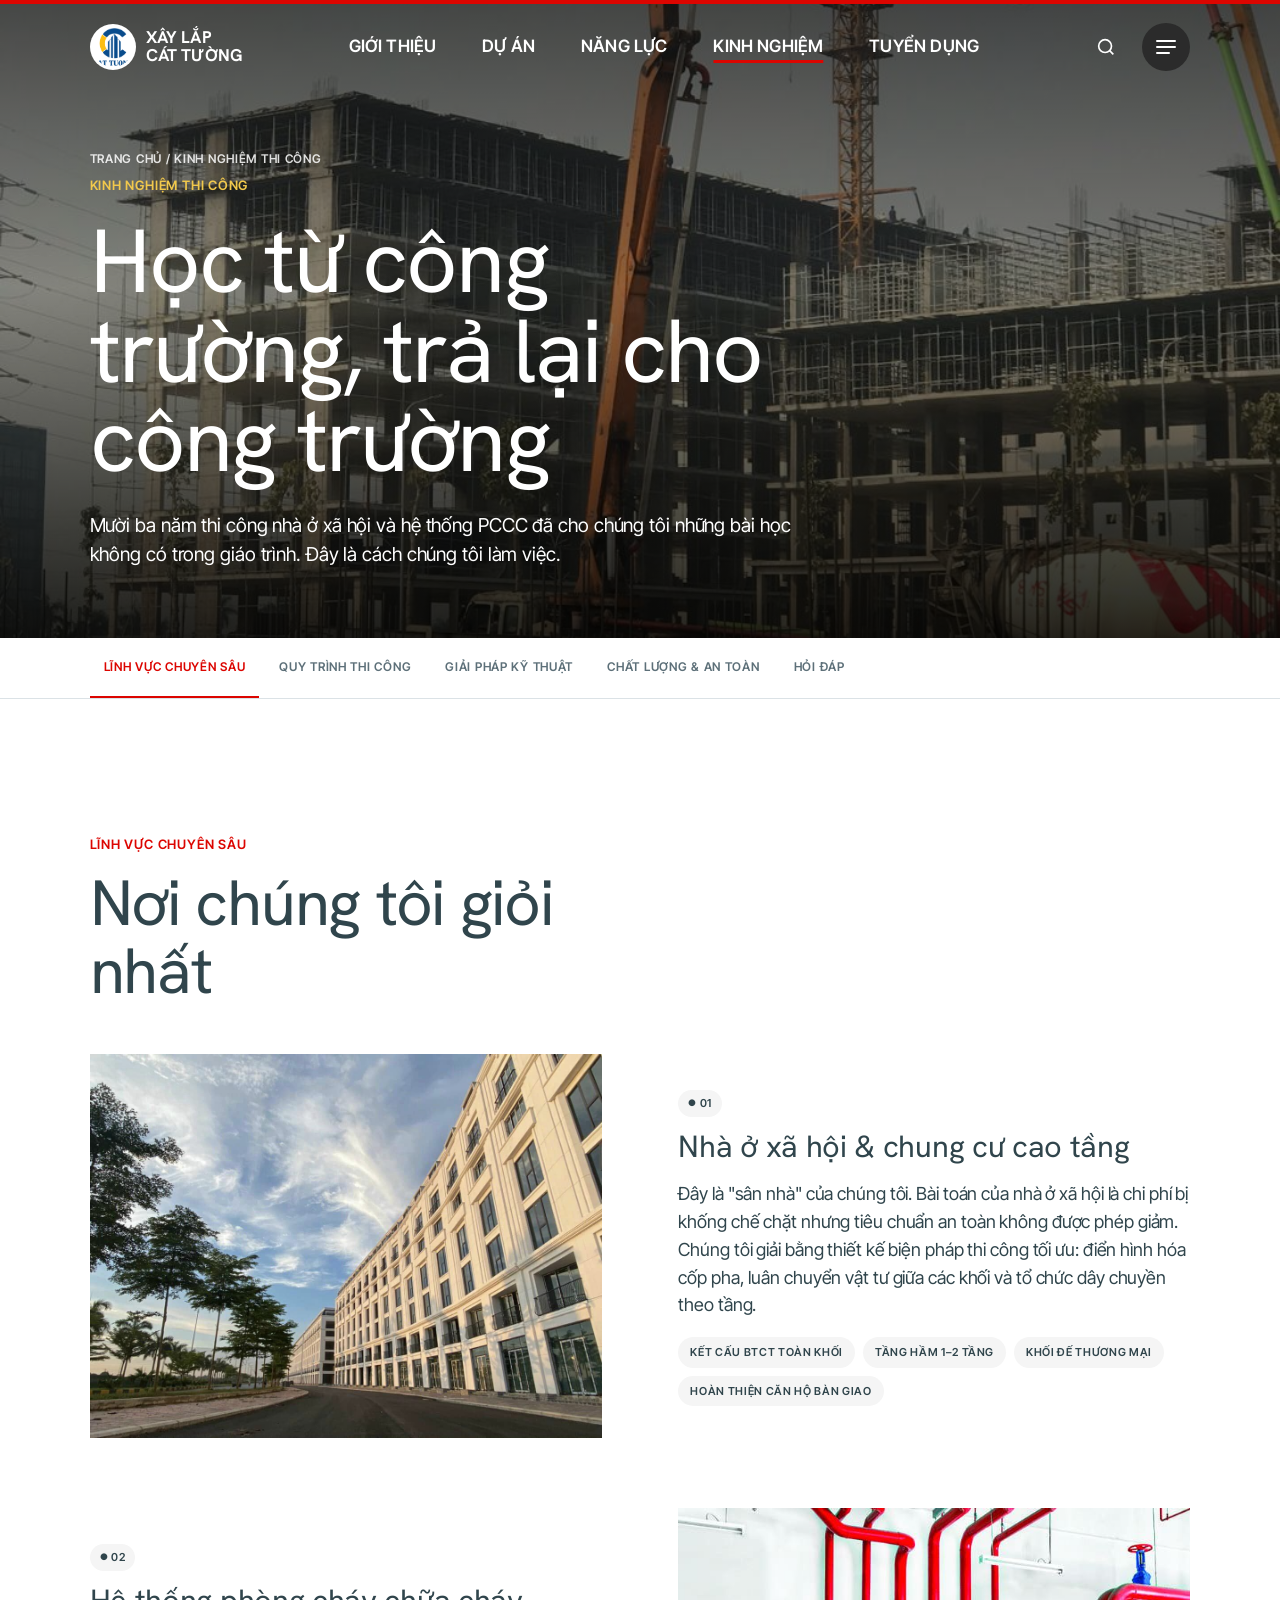
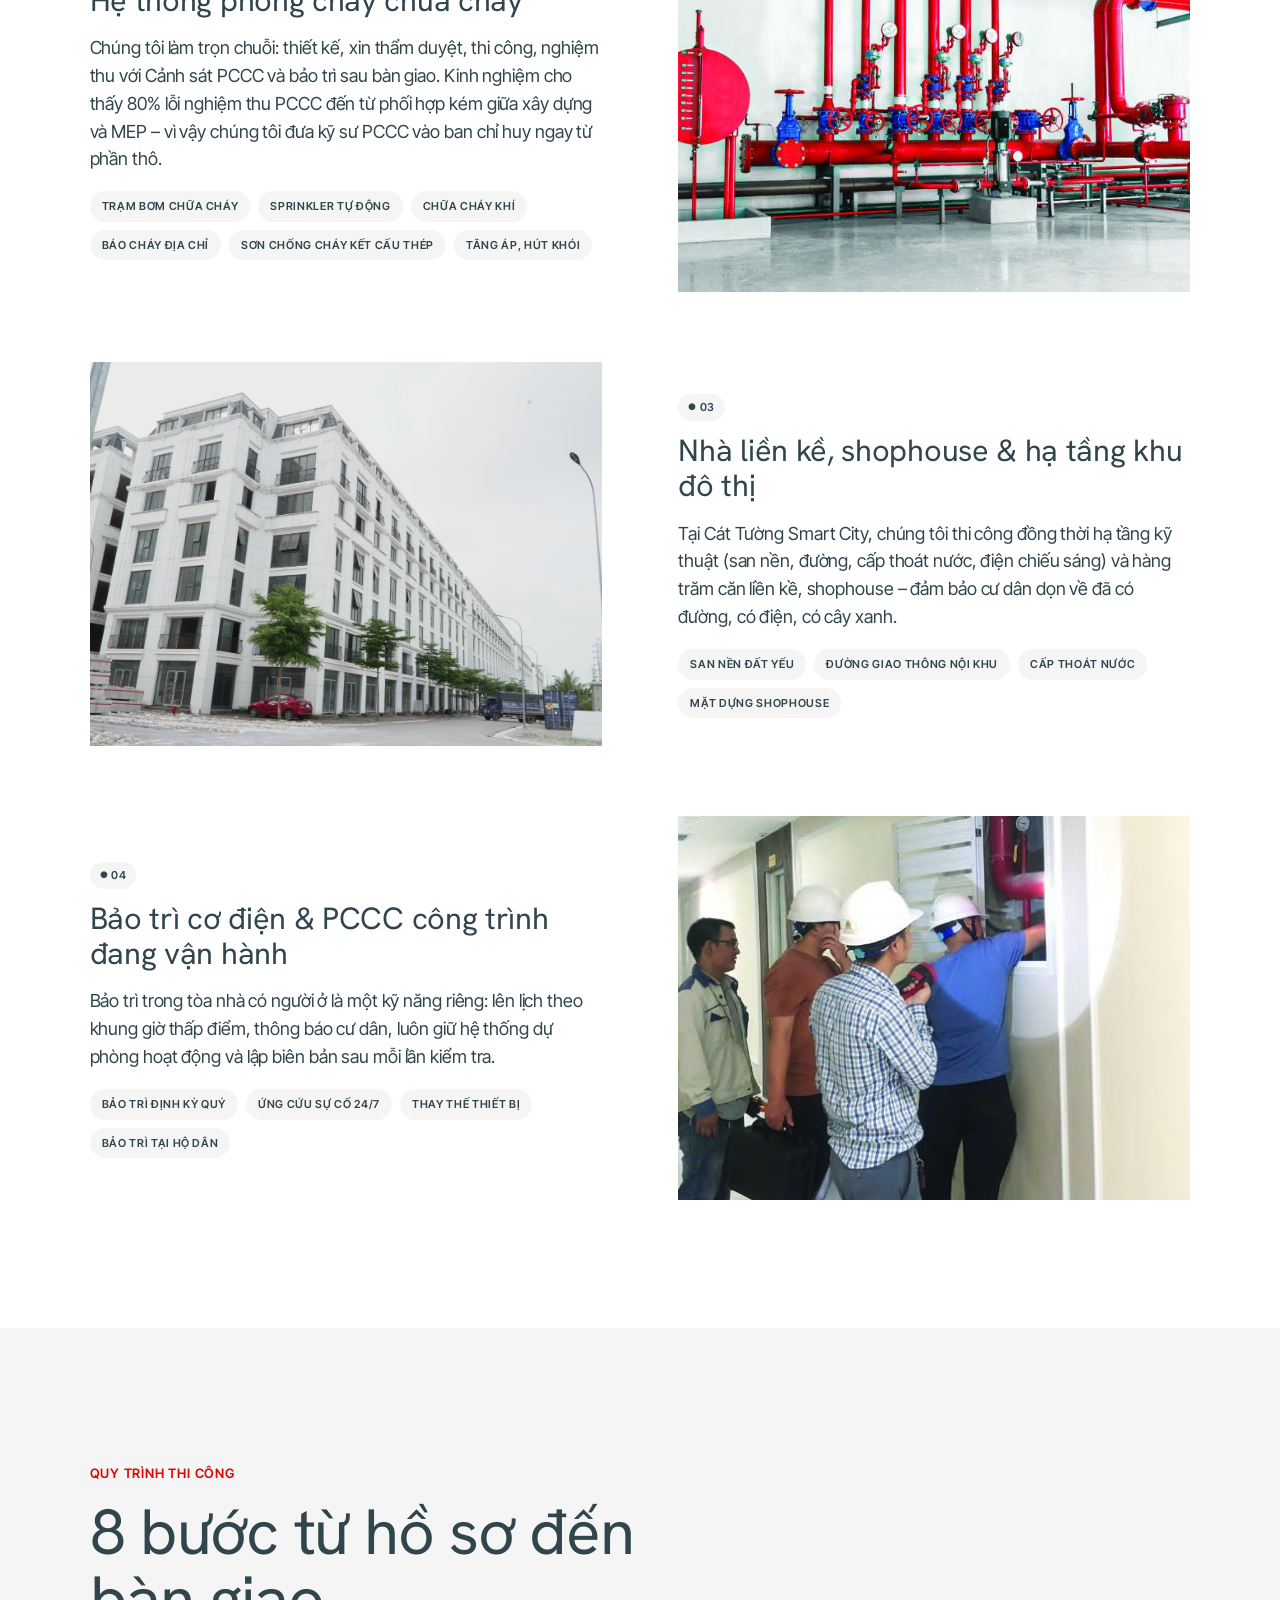
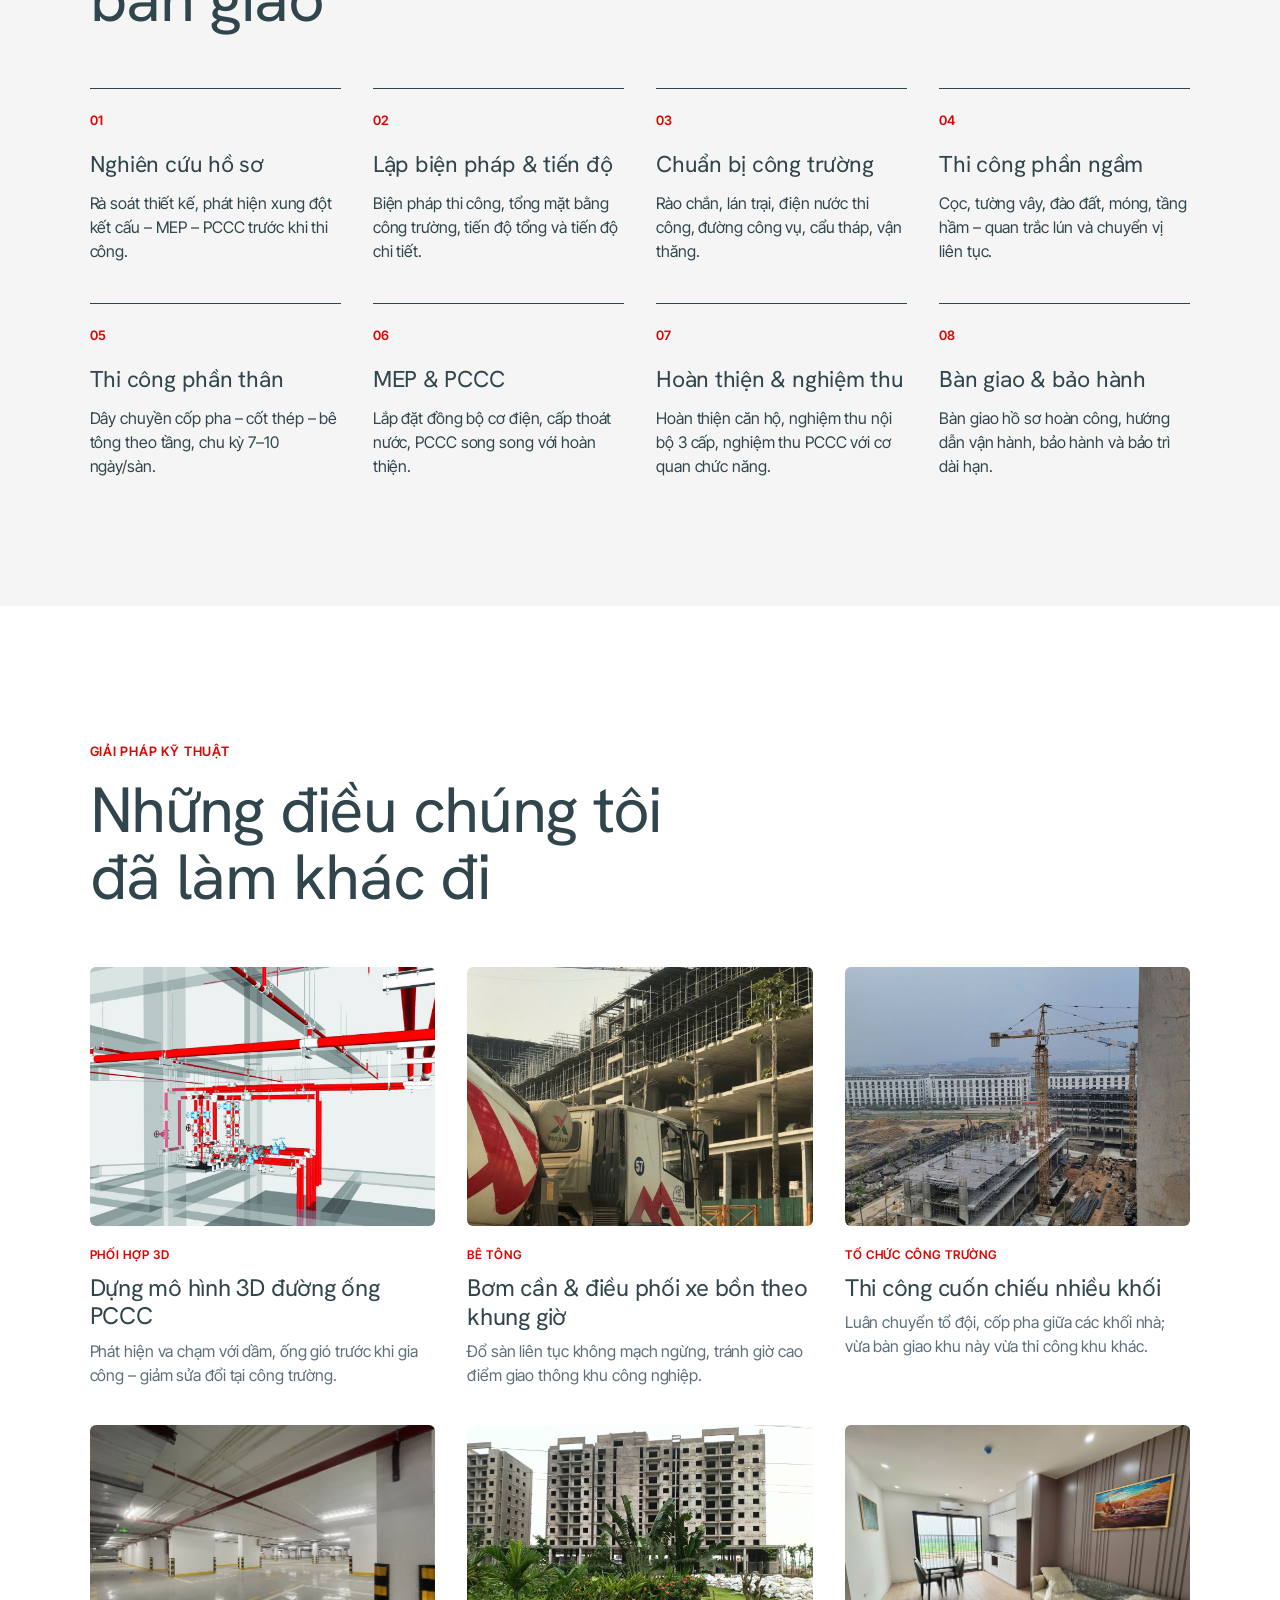
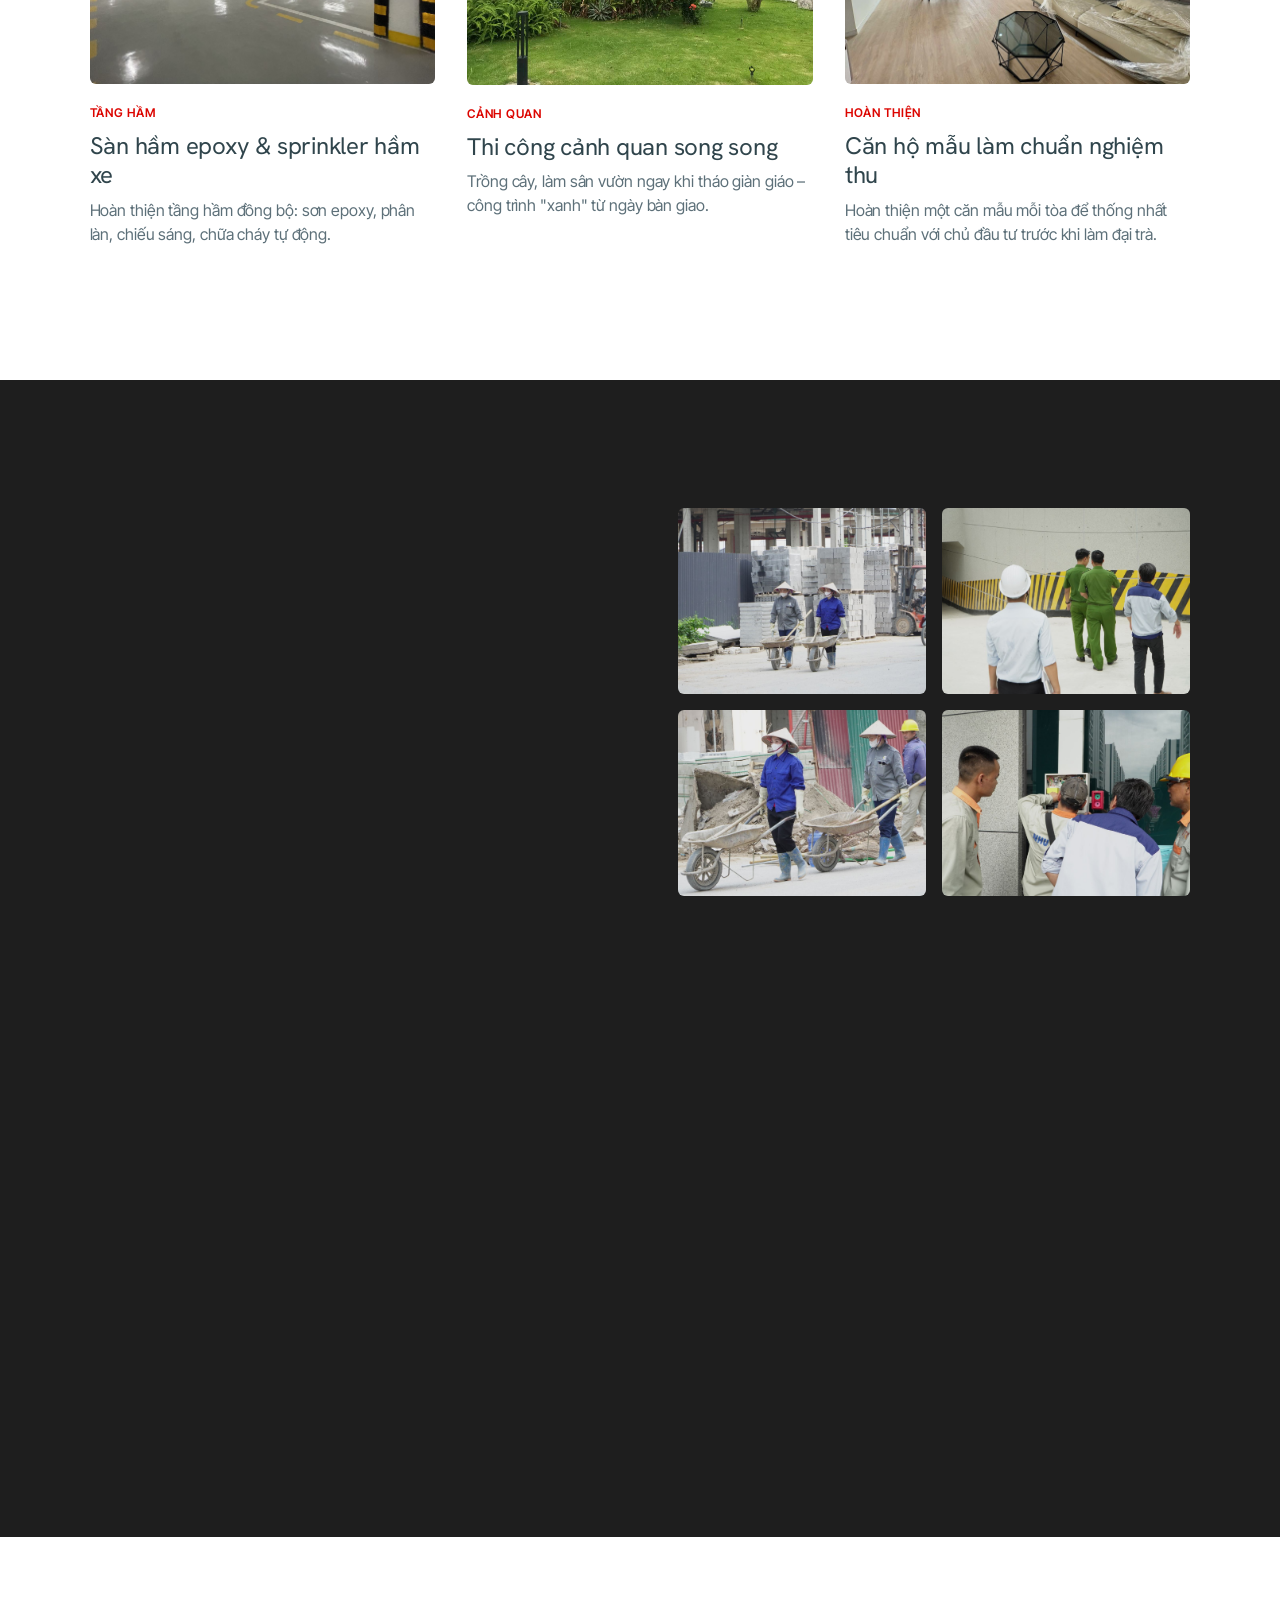
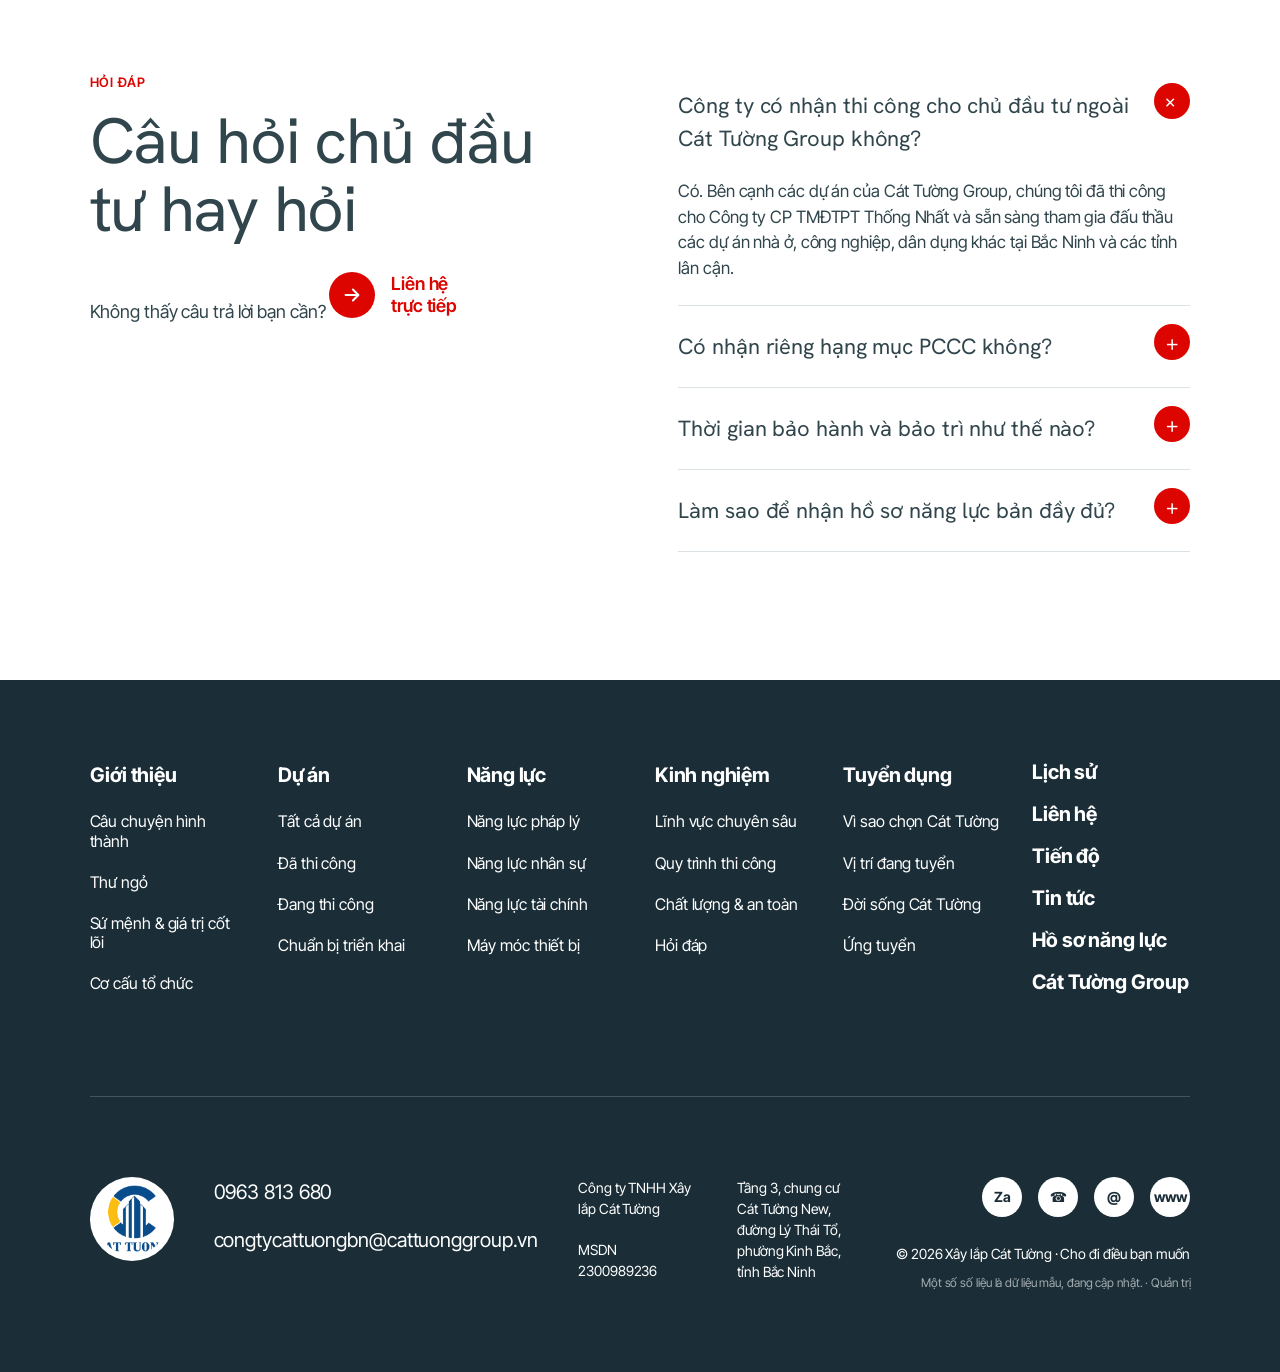
<file: kinh-nghiem.html>
<!doctype html>
<html lang="vi">
<head>
<meta charset="utf-8"><meta name="viewport" content="width=device-width,initial-scale=1">
<title>Kinh nghiệm thi công – Xây lắp Cát Tường</title>
<meta name="description" content="Kinh nghiệm thi công nhà ở xã hội, chung cư cao tầng và hệ thống PCCC của Công ty TNHH Xây lắp Cát Tường.">
<link rel="icon" href="img/logo.png">
<link rel="preconnect" href="https://fonts.googleapis.com"><link rel="preconnect" href="https://fonts.gstatic.com" crossorigin>
<link href="https://fonts.googleapis.com/css2?family=Hanken+Grotesk:wght@400;500;600;700&family=Inter+Tight:ital,wght@0,400;0,500;0,600;0,700;1,400&display=swap" rel="stylesheet">
<link rel="stylesheet" href="assets/style.css">
</head>
<body data-page="kinh-nghiem">
<main id="main">
<section class="phero">
  <img src="img/yp-ct1.jpg" alt="Bơm bê tông trên công trường">
  <div class="wrap">
    <div class="crumbs"><a href="index.html">Trang chủ</a> / Kinh nghiệm thi công</div>
    <span class="eyebrow">Kinh nghiệm thi công</span>
    <h1>Học từ công trường, trả lại cho công trường</h1>
    <p>Mười ba năm thi công nhà ở xã hội và hệ thống PCCC đã cho chúng tôi những bài học không có trong giáo trình. Đây là cách chúng tôi làm việc.</p>
  </div>
</section>

<nav class="subnav"><div class="wrap"><a href="#linh-vuc" class="on">Lĩnh vực chuyên sâu</a><a href="#quy-trinh">Quy trình thi công</a><a href="#ky-thuat">Giải pháp kỹ thuật</a><a href="#chat-luong">Chất lượng & an toàn</a><a href="#hoi-dap">Hỏi đáp</a></div></nav>

<section class="sec" id="linh-vuc">
  <div class="wrap">
    <span class="eyebrow" style="color:var(--blue)">Lĩnh vực chuyên sâu</span>
    <h2 class="h2">Nơi chúng tôi giỏi nhất</h2>
    <div class="grid2 rv" style="margin-top:50px">
      <img src="img/sc-01.jpg" alt="Nhà ở xã hội Cát Tường Smart City" loading="lazy" style="aspect-ratio:4/3;object-fit:cover;width:100%">
      <div><span class="tag">01</span><h3 class="h3" style="margin-top:12px">Nhà ở xã hội & chung cư cao tầng</h3><p class="lead">Đây là "sân nhà" của chúng tôi. Bài toán của nhà ở xã hội là chi phí bị khống chế chặt nhưng tiêu chuẩn an toàn không được phép giảm. Chúng tôi giải bằng thiết kế biện pháp thi công tối ưu: điển hình hóa cốp pha, luân chuyển vật tư giữa các khối và tổ chức dây chuyền theo tầng.</p>
        <div class="pill-list"><span>Kết cấu BTCT toàn khối</span><span>Tầng hầm 1–2 tầng</span><span>Khối đế thương mại</span><span>Hoàn thiện căn hộ bàn giao</span></div></div>
    </div>
    <div class="grid2 rv" style="margin-top:70px">
      <div><span class="tag">02</span><h3 class="h3" style="margin-top:12px">Hệ thống phòng cháy chữa cháy</h3><p class="lead">Chúng tôi làm trọn chuỗi: thiết kế, xin thẩm duyệt, thi công, nghiệm thu với Cảnh sát PCCC và bảo trì sau bàn giao. Kinh nghiệm cho thấy 80% lỗi nghiệm thu PCCC đến từ phối hợp kém giữa xây dựng và MEP – vì vậy chúng tôi đưa kỹ sư PCCC vào ban chỉ huy ngay từ phần thô.</p>
        <div class="pill-list"><span>Trạm bơm chữa cháy</span><span>Sprinkler tự động</span><span>Chữa cháy khí</span><span>Báo cháy địa chỉ</span><span>Sơn chống cháy kết cấu thép</span><span>Tăng áp, hút khói</span></div></div>
      <img src="img/pccc-bom2.jpg" alt="Trạm bơm chữa cháy" loading="lazy" style="aspect-ratio:4/3;object-fit:cover;width:100%">
    </div>
    <div class="grid2 rv" style="margin-top:70px">
      <img src="img/sc-street.jpg" alt="Dãy liền kề Smart City" loading="lazy" style="aspect-ratio:4/3;object-fit:cover;width:100%">
      <div><span class="tag">03</span><h3 class="h3" style="margin-top:12px">Nhà liền kề, shophouse & hạ tầng khu đô thị</h3><p class="lead">Tại Cát Tường Smart City, chúng tôi thi công đồng thời hạ tầng kỹ thuật (san nền, đường, cấp thoát nước, điện chiếu sáng) và hàng trăm căn liền kề, shophouse – đảm bảo cư dân dọn về đã có đường, có điện, có cây xanh.</p>
        <div class="pill-list"><span>San nền đất yếu</span><span>Đường giao thông nội khu</span><span>Cấp thoát nước</span><span>Mặt dựng shophouse</span></div></div>
    </div>
    <div class="grid2 rv" style="margin-top:70px">
      <div><span class="tag">04</span><h3 class="h3" style="margin-top:12px">Bảo trì cơ điện & PCCC công trình đang vận hành</h3><p class="lead">Bảo trì trong tòa nhà có người ở là một kỹ năng riêng: lên lịch theo khung giờ thấp điểm, thông báo cư dân, luôn giữ hệ thống dự phòng hoạt động và lập biên bản sau mỗi lần kiểm tra.</p>
        <div class="pill-list"><span>Bảo trì định kỳ quý</span><span>Ứng cứu sự cố 24/7</span><span>Thay thế thiết bị</span><span>Bảo trì tại hộ dân</span></div></div>
      <img src="img/pccc-kt.jpg" alt="Kỹ sư kiểm tra tủ điều khiển PCCC" loading="lazy" style="aspect-ratio:4/3;object-fit:cover;width:100%">
    </div>
  </div>
</section>

<section class="sec soft" id="quy-trinh">
  <div class="wrap">
    <div class="sec-head"><div><span class="eyebrow" style="color:var(--blue)">Quy trình thi công</span><h2 class="h2">8 bước từ hồ sơ đến bàn giao</h2></div></div>
    <div class="steps rv">
      <div class="step"><h3>Nghiên cứu hồ sơ</h3><p>Rà soát thiết kế, phát hiện xung đột kết cấu – MEP – PCCC trước khi thi công.</p></div>
      <div class="step"><h3>Lập biện pháp & tiến độ</h3><p>Biện pháp thi công, tổng mặt bằng công trường, tiến độ tổng và tiến độ chi tiết.</p></div>
      <div class="step"><h3>Chuẩn bị công trường</h3><p>Rào chắn, lán trại, điện nước thi công, đường công vụ, cẩu tháp, vận thăng.</p></div>
      <div class="step"><h3>Thi công phần ngầm</h3><p>Cọc, tường vây, đào đất, móng, tầng hầm – quan trắc lún và chuyển vị liên tục.</p></div>
      <div class="step"><h3>Thi công phần thân</h3><p>Dây chuyền cốp pha – cốt thép – bê tông theo tầng, chu kỳ 7–10 ngày/sàn.</p></div>
      <div class="step"><h3>MEP & PCCC</h3><p>Lắp đặt đồng bộ cơ điện, cấp thoát nước, PCCC song song với hoàn thiện.</p></div>
      <div class="step"><h3>Hoàn thiện & nghiệm thu</h3><p>Hoàn thiện căn hộ, nghiệm thu nội bộ 3 cấp, nghiệm thu PCCC với cơ quan chức năng.</p></div>
      <div class="step"><h3>Bàn giao & bảo hành</h3><p>Bàn giao hồ sơ hoàn công, hướng dẫn vận hành, bảo hành và bảo trì dài hạn.</p></div>
    </div>
  </div>
</section>

<section class="sec" id="ky-thuat">
  <div class="wrap">
    <div class="sec-head"><div><span class="eyebrow" style="color:var(--blue)">Giải pháp kỹ thuật</span><h2 class="h2">Những điều chúng tôi đã làm khác đi</h2></div></div>
    <div class="grid3">
      <div class="card rv"><div class="ph"><img src="img/pccc-3d.jpg" alt="" loading="lazy"></div><div class="bd"><small>Phối hợp 3D</small><h3>Dựng mô hình 3D đường ống PCCC</h3><p>Phát hiện va chạm với dầm, ống gió trước khi gia công – giảm sửa đổi tại công trường.</p></div></div>
      <div class="card rv"><div class="ph"><img src="img/yp-ct3.jpg" alt="" loading="lazy"></div><div class="bd"><small>Bê tông</small><h3>Bơm cần & điều phối xe bồn theo khung giờ</h3><p>Đổ sàn liên tục không mạch ngừng, tránh giờ cao điểm giao thông khu công nghiệp.</p></div></div>
      <div class="card rv"><div class="ph"><img src="img/yp-air2.jpg" alt="" loading="lazy"></div><div class="bd"><small>Tổ chức công trường</small><h3>Thi công cuốn chiếu nhiều khối</h3><p>Luân chuyển tổ đội, cốp pha giữa các khối nhà; vừa bàn giao khu này vừa thi công khu khác.</p></div></div>
      <div class="card rv"><div class="ph"><img src="img/tn-ham.jpg" alt="" loading="lazy"></div><div class="bd"><small>Tầng hầm</small><h3>Sàn hầm epoxy & sprinkler hầm xe</h3><p>Hoàn thiện tầng hầm đồng bộ: sơn epoxy, phân làn, chiếu sáng, chữa cháy tự động.</p></div></div>
      <div class="card rv"><div class="ph"><img src="img/sc-04.jpg" alt="" loading="lazy"></div><div class="bd"><small>Cảnh quan</small><h3>Thi công cảnh quan song song</h3><p>Trồng cây, làm sân vườn ngay khi tháo giàn giáo – công trình "xanh" từ ngày bàn giao.</p></div></div>
      <div class="card rv"><div class="ph"><img src="img/tns-int.jpg" alt="" loading="lazy"></div><div class="bd"><small>Hoàn thiện</small><h3>Căn hộ mẫu làm chuẩn nghiệm thu</h3><p>Hoàn thiện một căn mẫu mỗi tòa để thống nhất tiêu chuẩn với chủ đầu tư trước khi làm đại trà.</p></div></div>
    </div>
  </div>
</section>

<section class="sec dark" id="chat-luong">
  <div class="wrap">
    <div class="grid2" style="align-items:start">
      <div class="rv">
        <span class="eyebrow">Chất lượng & an toàn</span>
        <h2 class="h2">Không có tiến độ nào đáng giá hơn một ca làm việc an toàn</h2>
        <p class="lead">Mỗi công nhân trước khi vào công trường đều được huấn luyện an toàn, cấp đủ mũ, giày, dây an toàn. Cán bộ ANVS – ATLĐ chuyên trách kiểm tra hằng ngày và có quyền dừng thi công khi phát hiện nguy cơ.</p>
        <ul class="ms" style="margin-top:30px">
          <li class="d"><b>Cấp 1 – Tổ đội</b>Tổ trưởng tự kiểm tra sau mỗi công việc</li>
          <li class="d"><b>Cấp 2 – Kỹ thuật hiện trường</b>Cán bộ kỹ thuật nghiệm thu nội bộ, chụp ảnh lưu hồ sơ</li>
          <li class="d"><b>Cấp 3 – Phòng KH-KT</b>Kiểm tra xác suất, mời tư vấn giám sát nghiệm thu</li>
        </ul>
      </div>
      <div class="rv"><div class="duo"><img src="img/ct-6.jpg" alt="Công nhân trên công trường" loading="lazy"><img src="img/pccc-4.jpg" alt="Kiểm tra hiện trường" loading="lazy"><img src="img/ct-2.jpg" alt="Công nhân vệ sinh công trường" loading="lazy"><img src="img/pccc-5.jpg" alt="Kiểm tra thiết bị PCCC" loading="lazy"></div></div>
    </div>
    <div class="stats rv">
      <div class="stat"><b><span data-count="0">0</span></b><span>tai nạn lao động nghiêm trọng</span></div>
      <div class="stat"><b><span data-count="100">0</span><sup>%</sup></b><span>công trình PCCC nghiệm thu đạt</span></div>
      <div class="stat"><b><span data-count="3">0</span></b><span>cấp nghiệm thu nội bộ</span></div>
      <div class="stat"><b>24/7</b><span>ứng cứu sự cố hệ thống PCCC</span></div>
      <div class="stat"><b>5S</b><span>tại văn phòng & kho bãi</span></div>
    </div>
  </div>
</section>

<section class="sec" id="hoi-dap">
  <div class="wrap grid2" style="align-items:start">
    <div class="rv"><span class="eyebrow" style="color:var(--blue)">Hỏi đáp</span><h2 class="h2">Câu hỏi chủ đầu tư hay hỏi</h2><p class="lead">Không thấy câu trả lời bạn cần? <a class="link" href="lien-he.html">Liên hệ trực tiếp</a></p></div>
    <div class="acc rv">
      <details open><summary>Công ty có nhận thi công cho chủ đầu tư ngoài Cát Tường Group không?</summary><p>Có. Bên cạnh các dự án của Cát Tường Group, chúng tôi đã thi công cho Công ty CP TMĐTPT Thống Nhất và sẵn sàng tham gia đấu thầu các dự án nhà ở, công nghiệp, dân dụng khác tại Bắc Ninh và các tỉnh lân cận.</p></details>
      <details><summary>Có nhận riêng hạng mục PCCC không?</summary><p>Có. Chúng tôi nhận trọn gói hoặc từng phần: tư vấn thiết kế, xin thẩm duyệt, thi công, nghiệm thu, bảo trì – cho cả công trình mới và công trình đang vận hành cần cải tạo.</p></details>
      <details><summary>Thời gian bảo hành và bảo trì như thế nào?</summary><p>Bảo hành theo quy định pháp luật về xây dựng; hệ thống PCCC có gói bảo trì định kỳ theo quý hoặc năm, kèm biên bản kiểm tra gửi chủ đầu tư/ban quản trị.</p></details>
      <details><summary>Làm sao để nhận hồ sơ năng lực bản đầy đủ?</summary><p>Gửi yêu cầu qua trang Liên hệ hoặc gọi 0963 813 680. Chúng tôi gửi bản đầy đủ (kèm chứng chỉ cá nhân, báo cáo tài chính) trong vòng 24 giờ làm việc.</p></details>
    </div>
  </div>
</section>
</main>
<script>document.write('<scr'+'ipt src="assets/data.js?v='+Math.floor(Date.now()/60000)+'"></scr'+'ipt>')</script>
<script src="assets/app.js"></script>
</body>
</html>
</file>
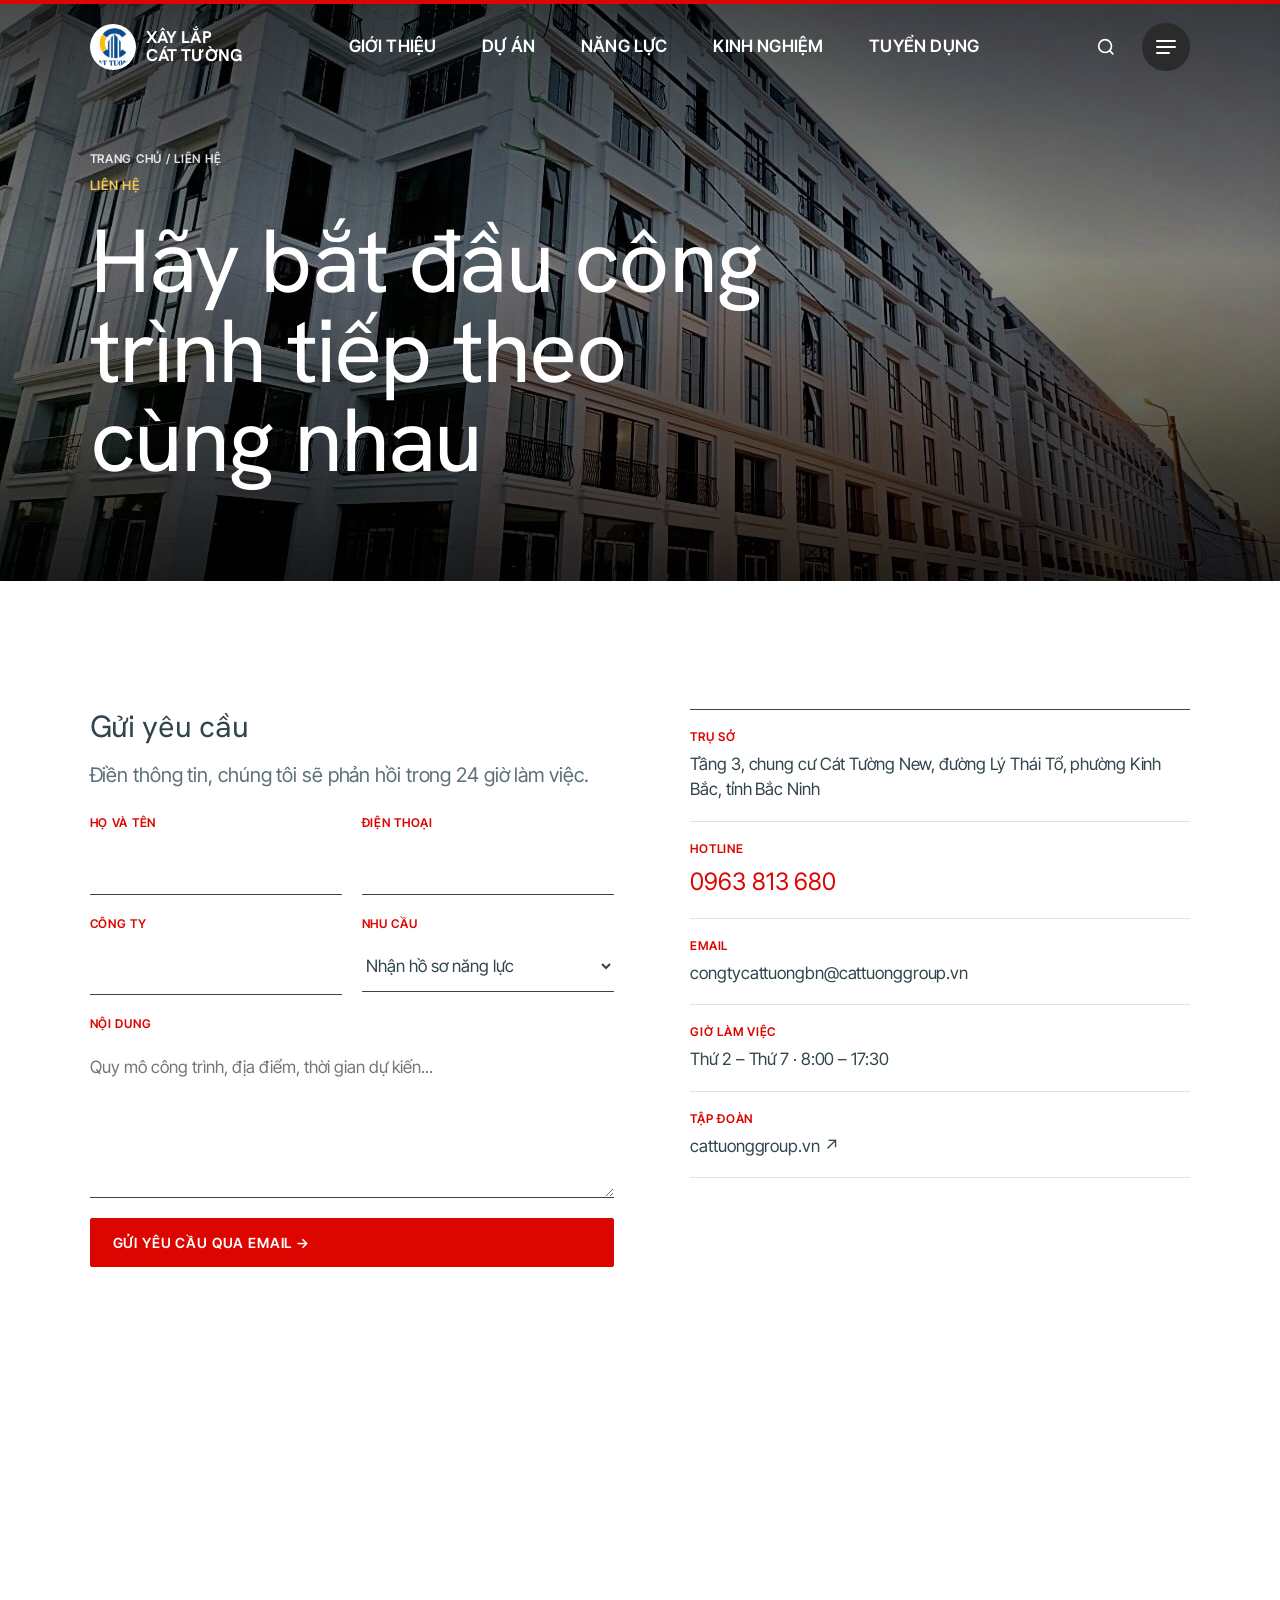
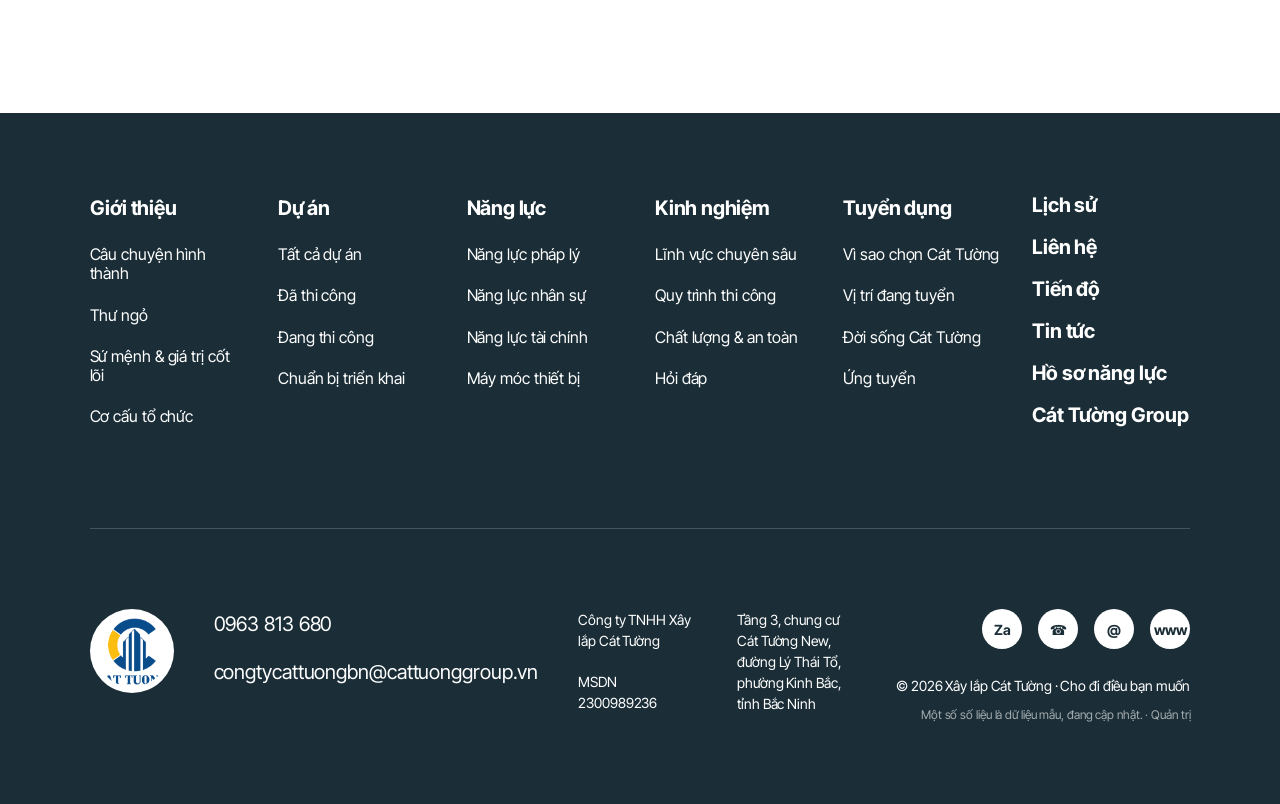
<file: lien-he.html>
<!doctype html>
<html lang="vi">
<head>
<meta charset="utf-8"><meta name="viewport" content="width=device-width,initial-scale=1">
<title>Liên hệ – Xây lắp Cát Tường</title>
<meta name="description" content="Liên hệ Công ty TNHH Xây lắp Cát Tường để nhận hồ sơ năng lực và báo giá thi công.">
<link rel="icon" href="img/logo.png">
<link rel="preconnect" href="https://fonts.googleapis.com"><link rel="preconnect" href="https://fonts.gstatic.com" crossorigin>
<link href="https://fonts.googleapis.com/css2?family=Hanken+Grotesk:wght@400;500;600;700&family=Inter+Tight:ital,wght@0,400;0,500;0,600;0,700;1,400&display=swap" rel="stylesheet">
<link rel="stylesheet" href="assets/style.css">
</head>
<body data-page="lien-he">
<main id="main">
<section class="phero" style="min-height:48vh">
  <img src="img/hero-dusk.jpg" alt="">
  <div class="wrap">
    <div class="crumbs"><a href="index.html">Trang chủ</a> / Liên hệ</div>
    <span class="eyebrow">Liên hệ</span>
    <h1>Hãy bắt đầu công trình tiếp theo cùng nhau</h1>
  </div>
</section>
<section class="sec">
  <div class="wrap grid2" style="align-items:start">
    <div class="rv">
      <h2 class="h3">Gửi yêu cầu</h2>
      <p style="color:var(--muted);margin-bottom:24px">Điền thông tin, chúng tôi sẽ phản hồi trong 24 giờ làm việc.</p>
      <form class="form" id="f">
        <div class="f"><label for="n">Họ và tên</label><input id="n" required></div>
        <div class="f"><label for="p">Điện thoại</label><input id="p" type="tel" required></div>
        <div class="f"><label for="c">Công ty</label><input id="c"></div>
        <div class="f"><label for="t">Nhu cầu</label><select id="t"><option>Nhận hồ sơ năng lực</option><option>Báo giá thi công xây dựng</option><option>Báo giá thi công PCCC</option><option>Bảo trì hệ thống PCCC</option><option>Mua thiết bị PCCC</option><option>Khác</option></select></div>
        <div class="f full"><label for="m">Nội dung</label><textarea id="m" rows="5" placeholder="Quy mô công trình, địa điểm, thời gian dự kiến..."></textarea></div>
        <div class="f full"><button class="btn btn-d" type="submit"><span class="arrow">Gửi yêu cầu qua email</span></button></div>
      </form>
    </div>
    <div class="rv">
      <dl class="facts" style="grid-template-columns:1fr">
        <div><dt>Trụ sở</dt><dd>Tầng 3, chung cư Cát Tường New, đường Lý Thái Tổ, phường Kinh Bắc, tỉnh Bắc Ninh</dd></div>
        <div><dt>Hotline</dt><dd><a href="tel:0963813680" style="font-size:24px;color:var(--blue)">0963 813 680</a></dd></div>
        <div><dt>Email</dt><dd><a href="mailto:congtycattuongbn@cattuonggroup.vn">congtycattuongbn@cattuonggroup.vn</a></dd></div>
        <div><dt>Giờ làm việc</dt><dd>Thứ 2 – Thứ 7 · 8:00 – 17:30</dd></div>
        <div><dt>Tập đoàn</dt><dd><a href="https://cattuonggroup.vn" target="_blank" rel="noopener">cattuonggroup.vn ↗</a></dd></div>
      </dl>
      <iframe title="Bản đồ" src="https://www.google.com/maps?q=Chung+c%C6%B0+C%C3%A1t+T%C6%B0%E1%BB%9Dng+New+L%C3%BD+Th%C3%A1i+T%E1%BB%95+B%E1%BA%AFc+Ninh&output=embed" style="width:100%;aspect-ratio:4/3;border:0;margin-top:24px" loading="lazy"></iframe>
    </div>
  </div>
</section>
</main>
<script>document.write('<scr'+'ipt src="assets/data.js?v='+Math.floor(Date.now()/60000)+'"></scr'+'ipt>')</script>
<script src="assets/app.js"></script>
<script>
document.getElementById('f').onsubmit=e=>{e.preventDefault();const v=id=>document.getElementById(id).value;
location.href='mailto:'+CT.company.email+'?subject='+encodeURIComponent('[Website] '+v('t')+' – '+v('n'))+'&body='+encodeURIComponent(`Họ tên: ${v('n')}\nĐiện thoại: ${v('p')}\nCông ty: ${v('c')}\nNhu cầu: ${v('t')}\n\n${v('m')}`);};
</script>
</body>
</html>
</file>
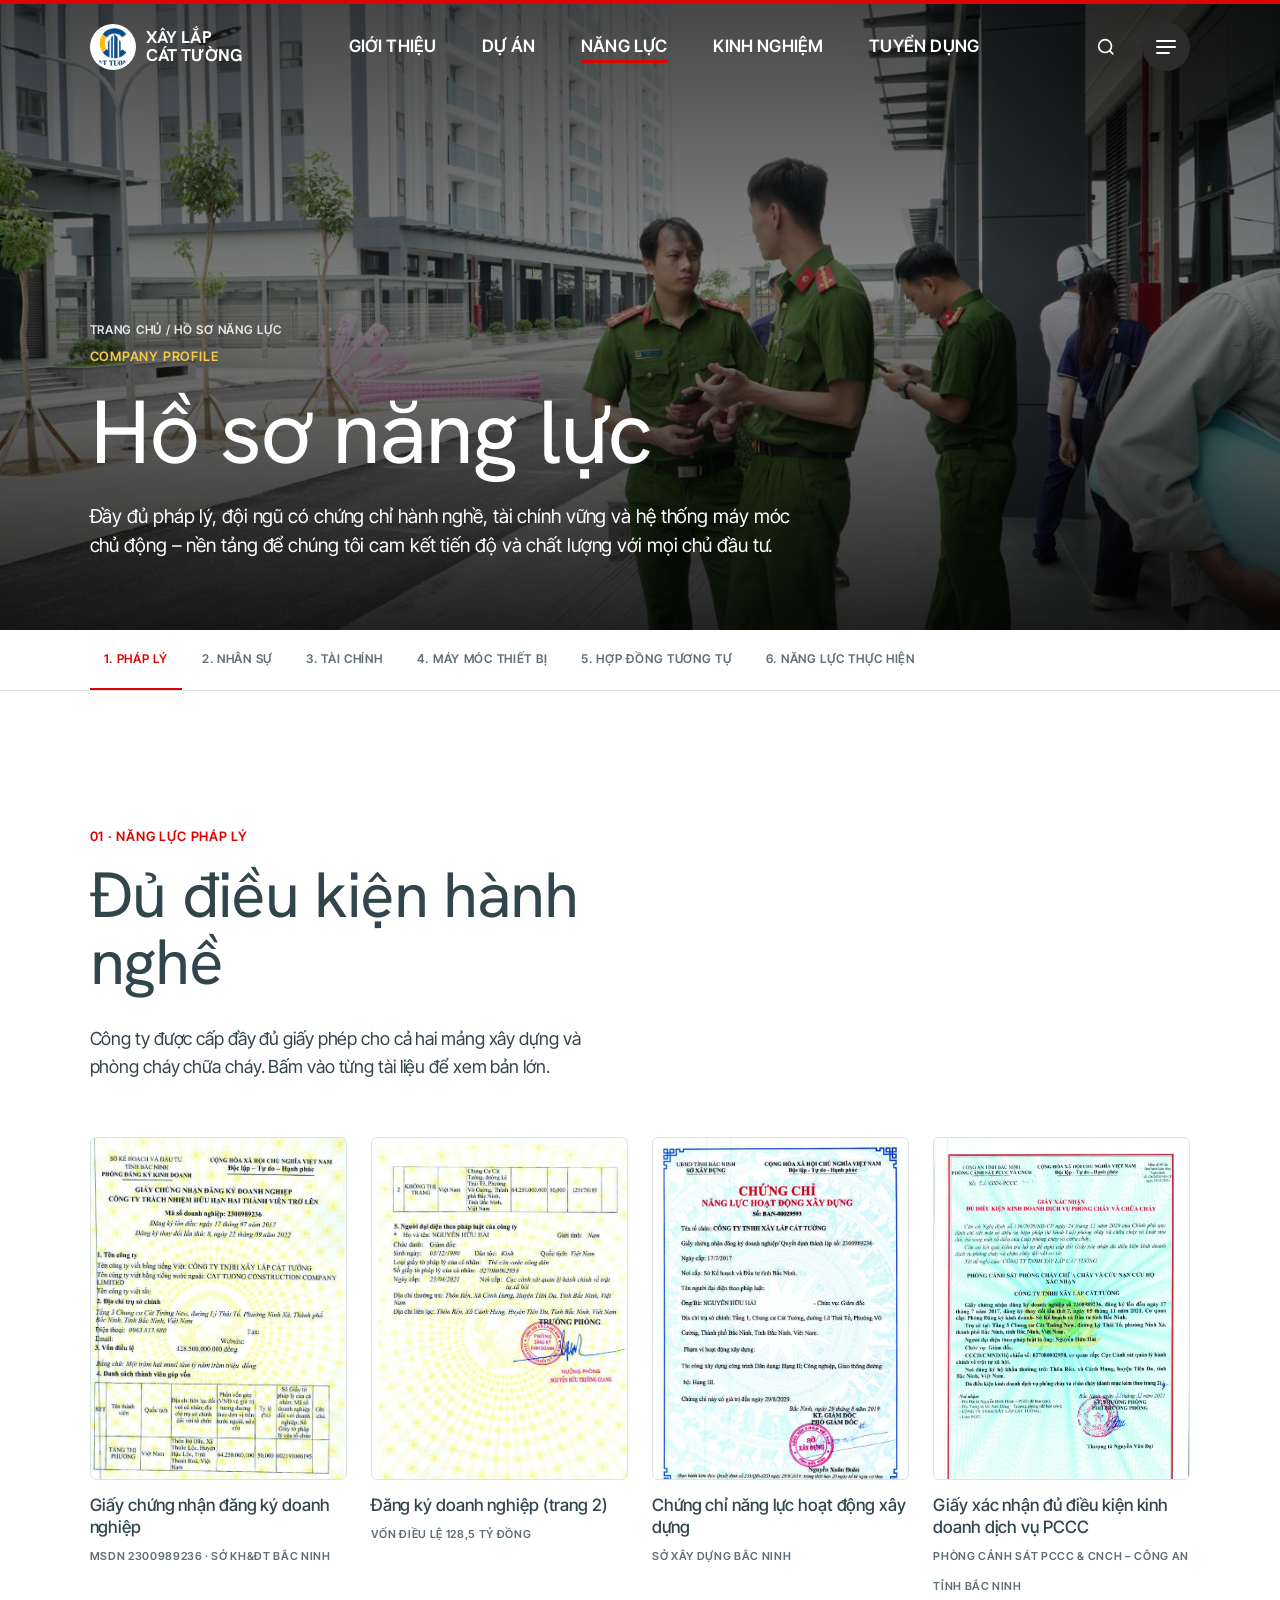
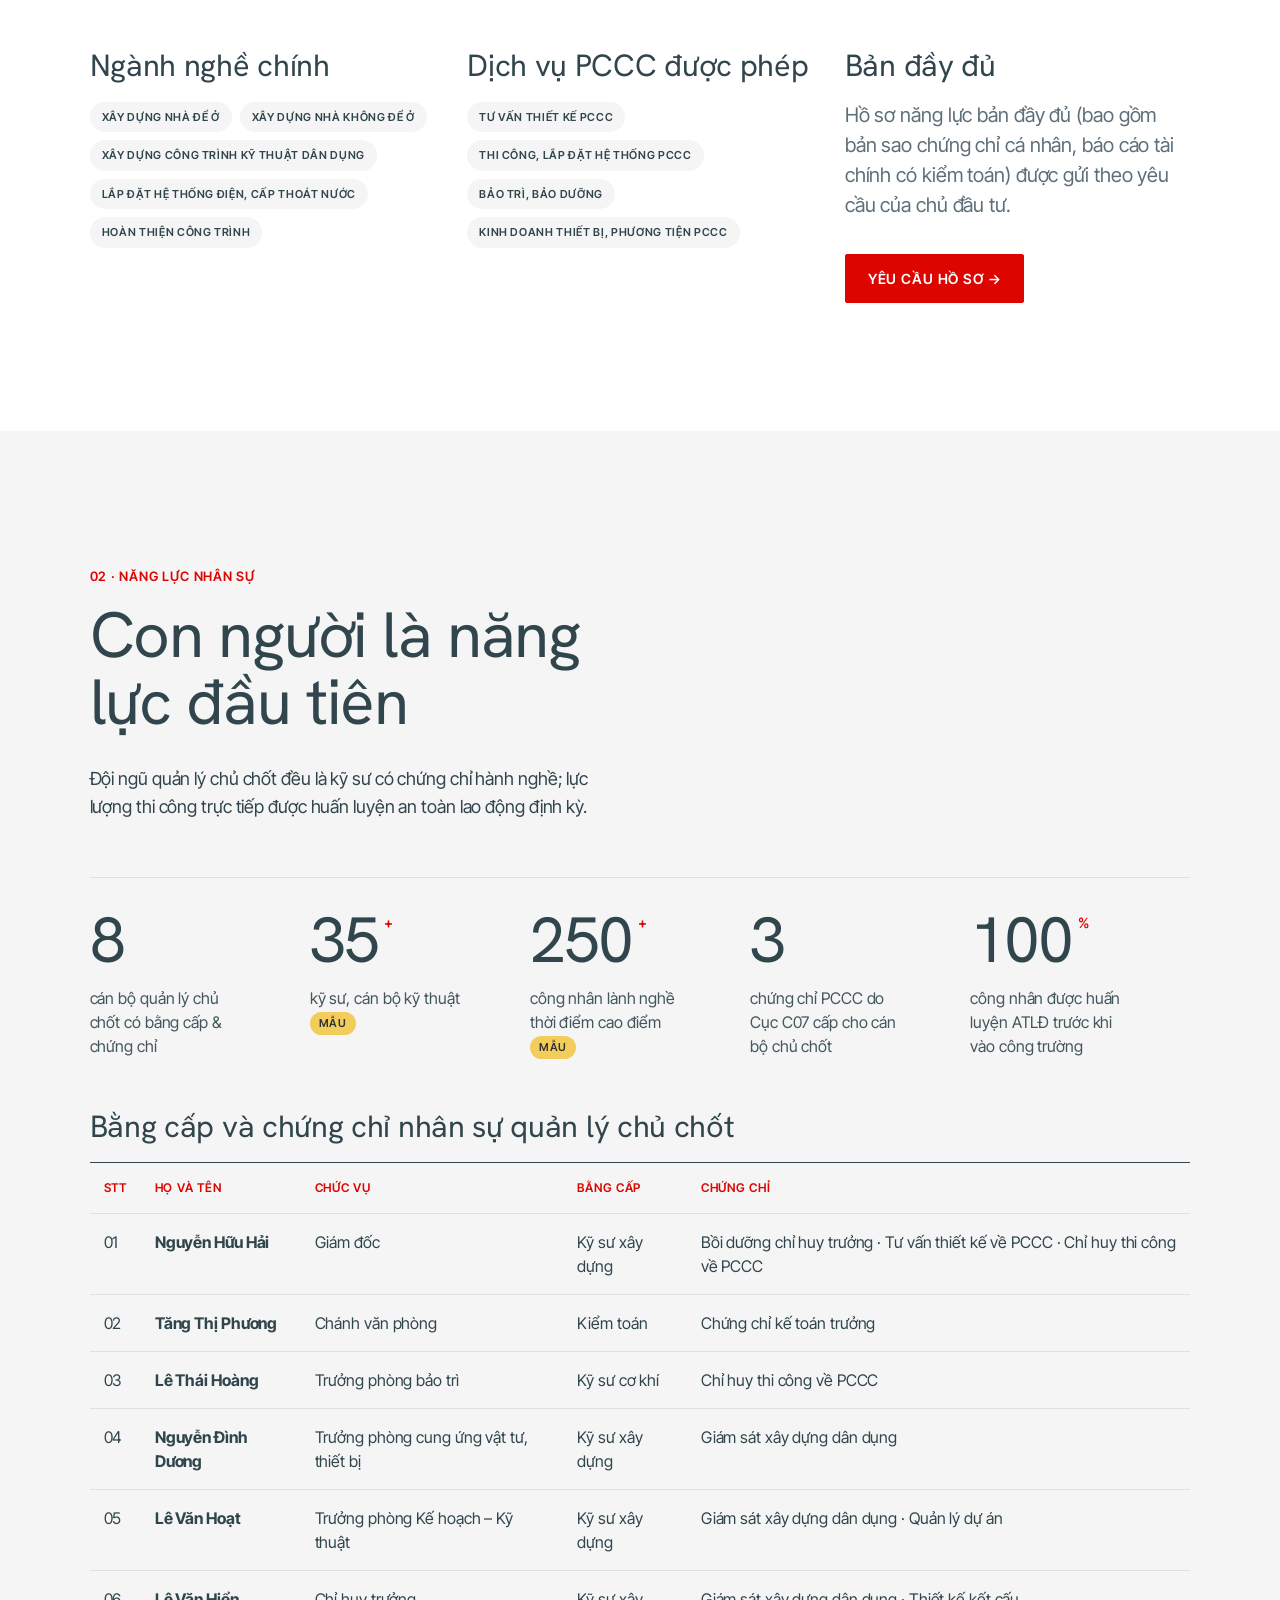
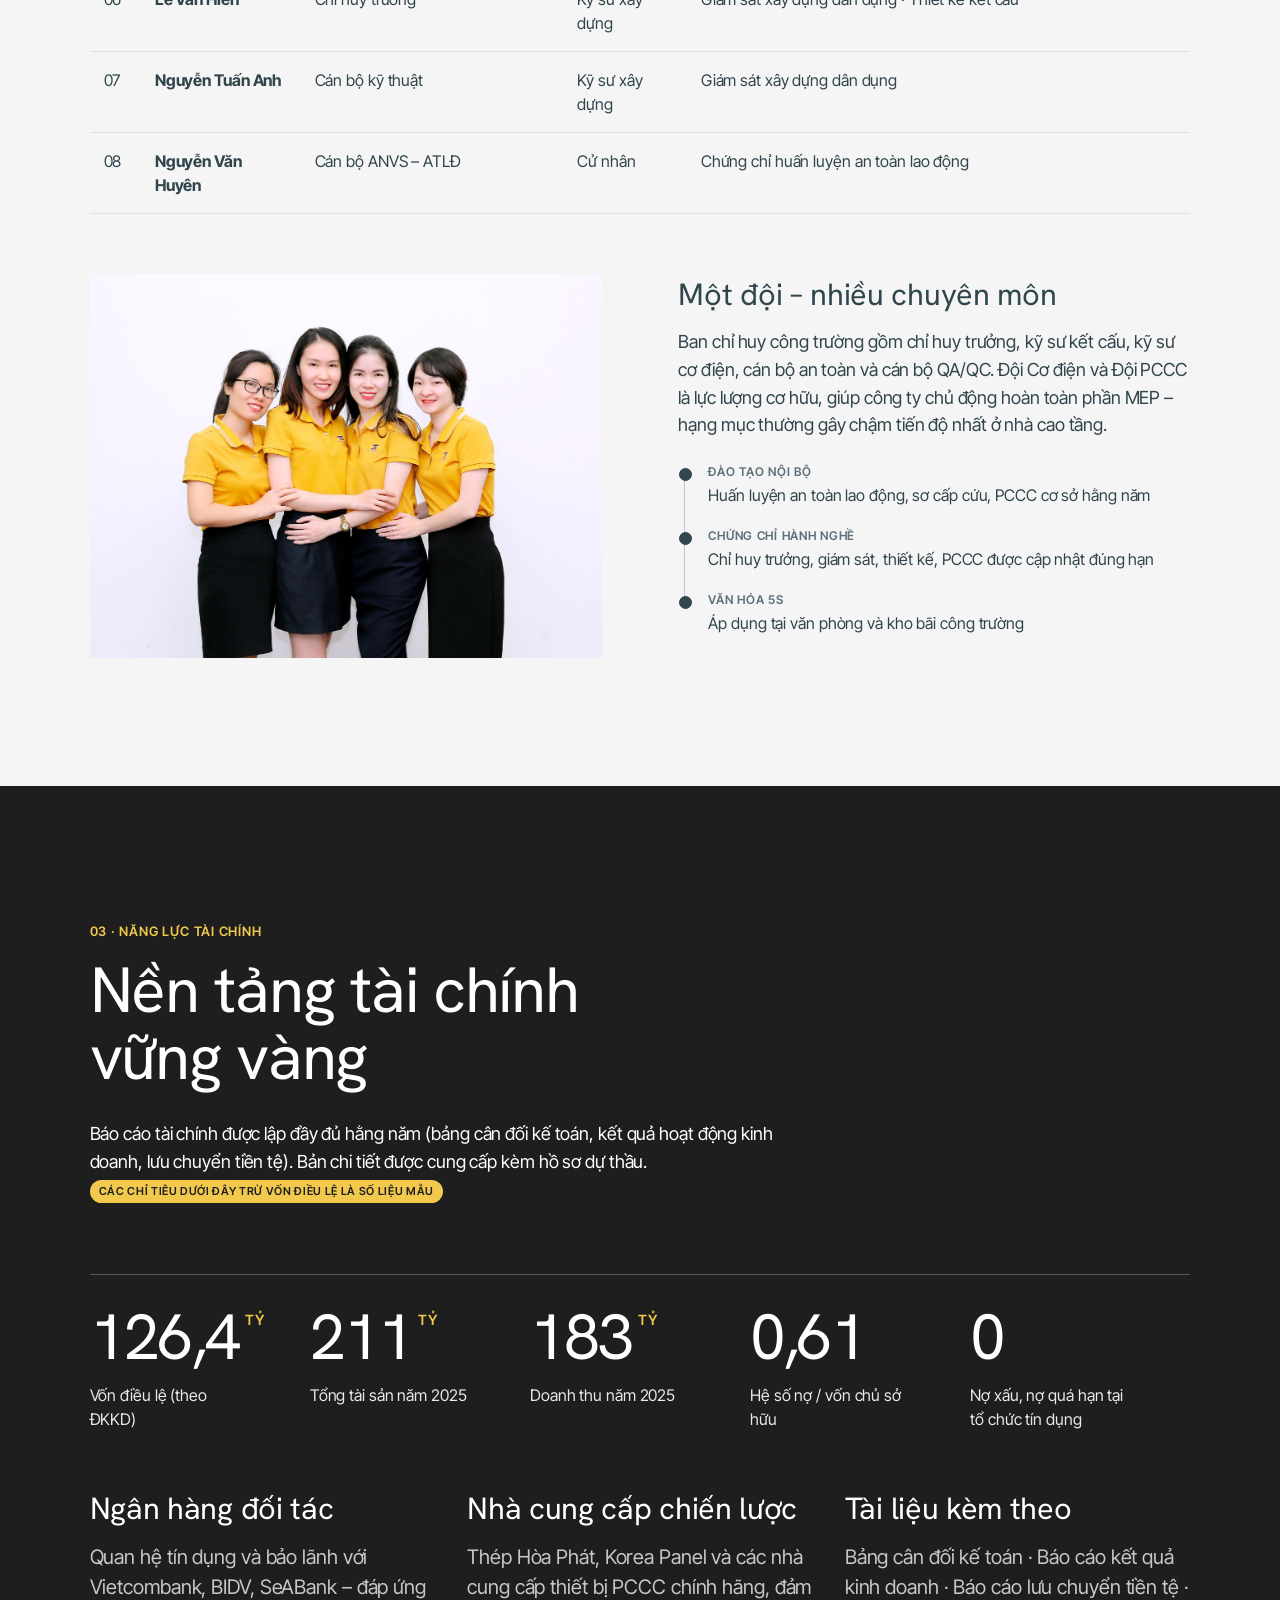
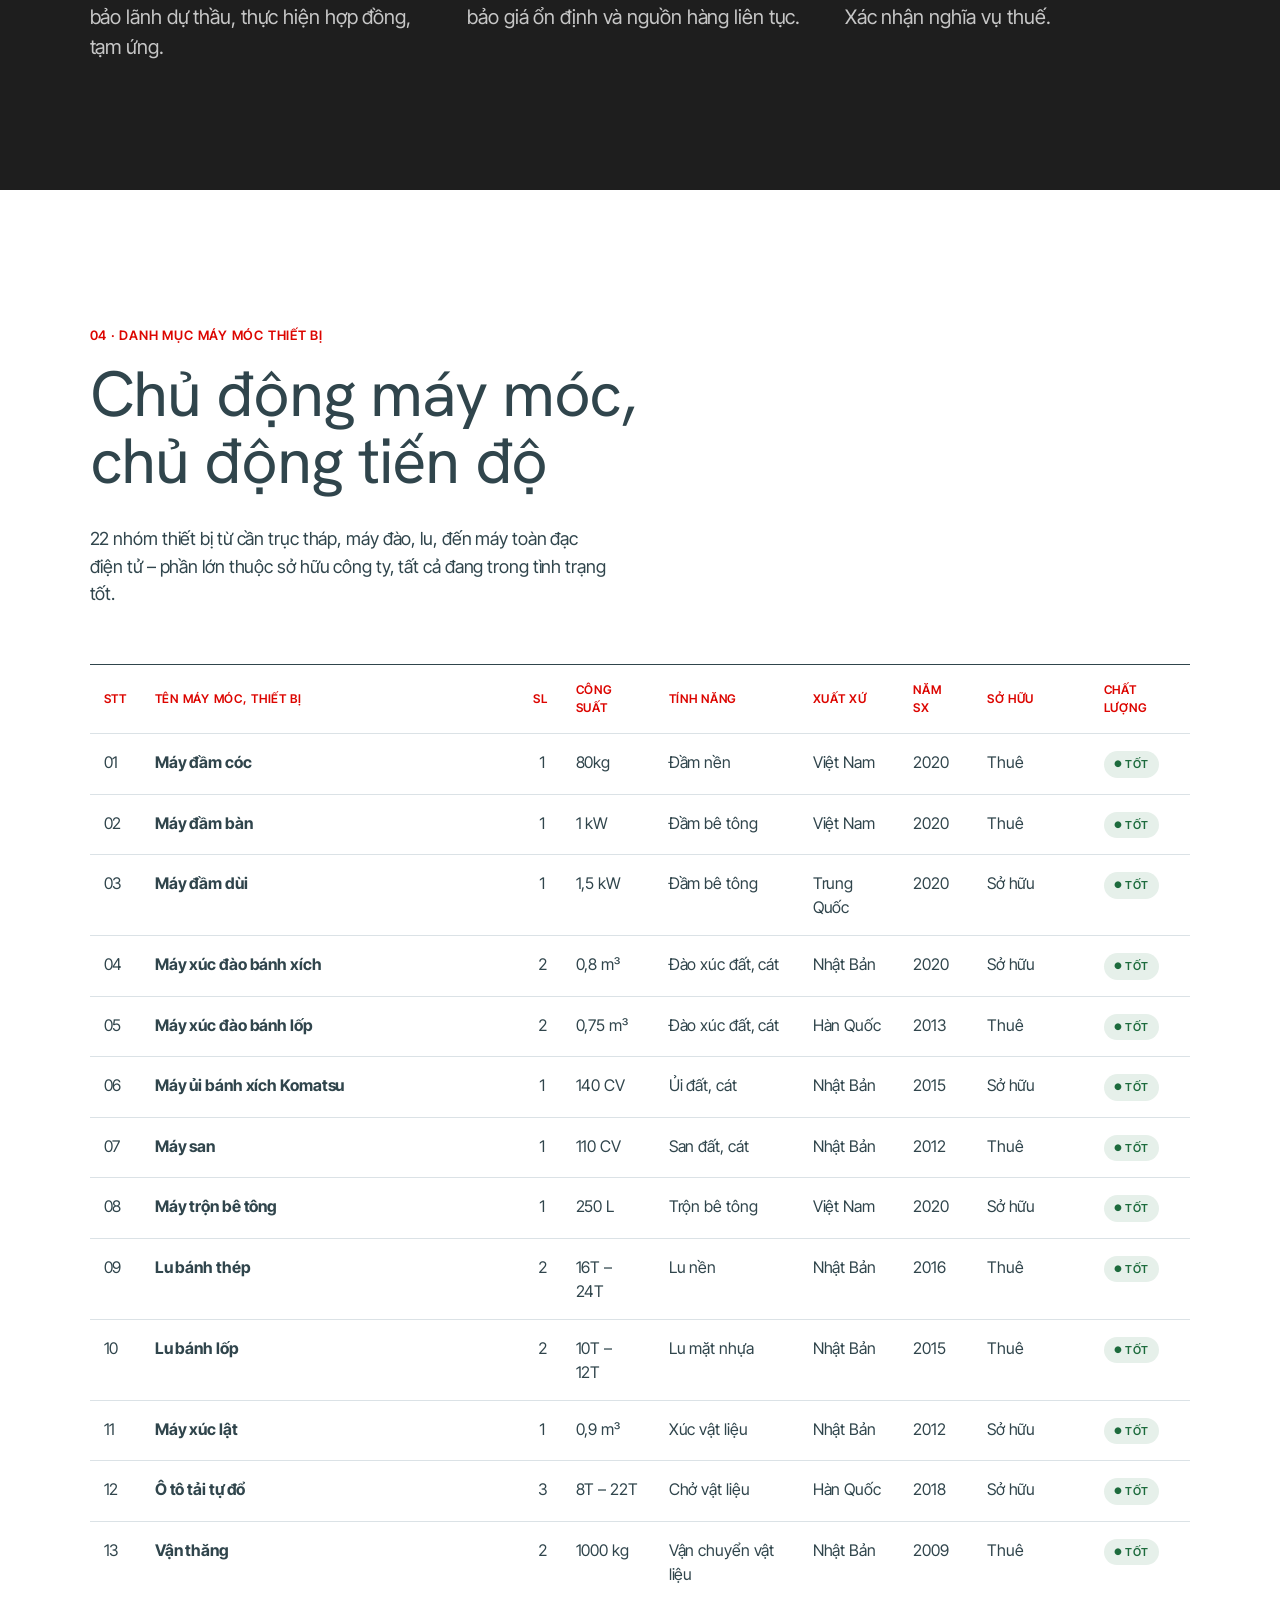
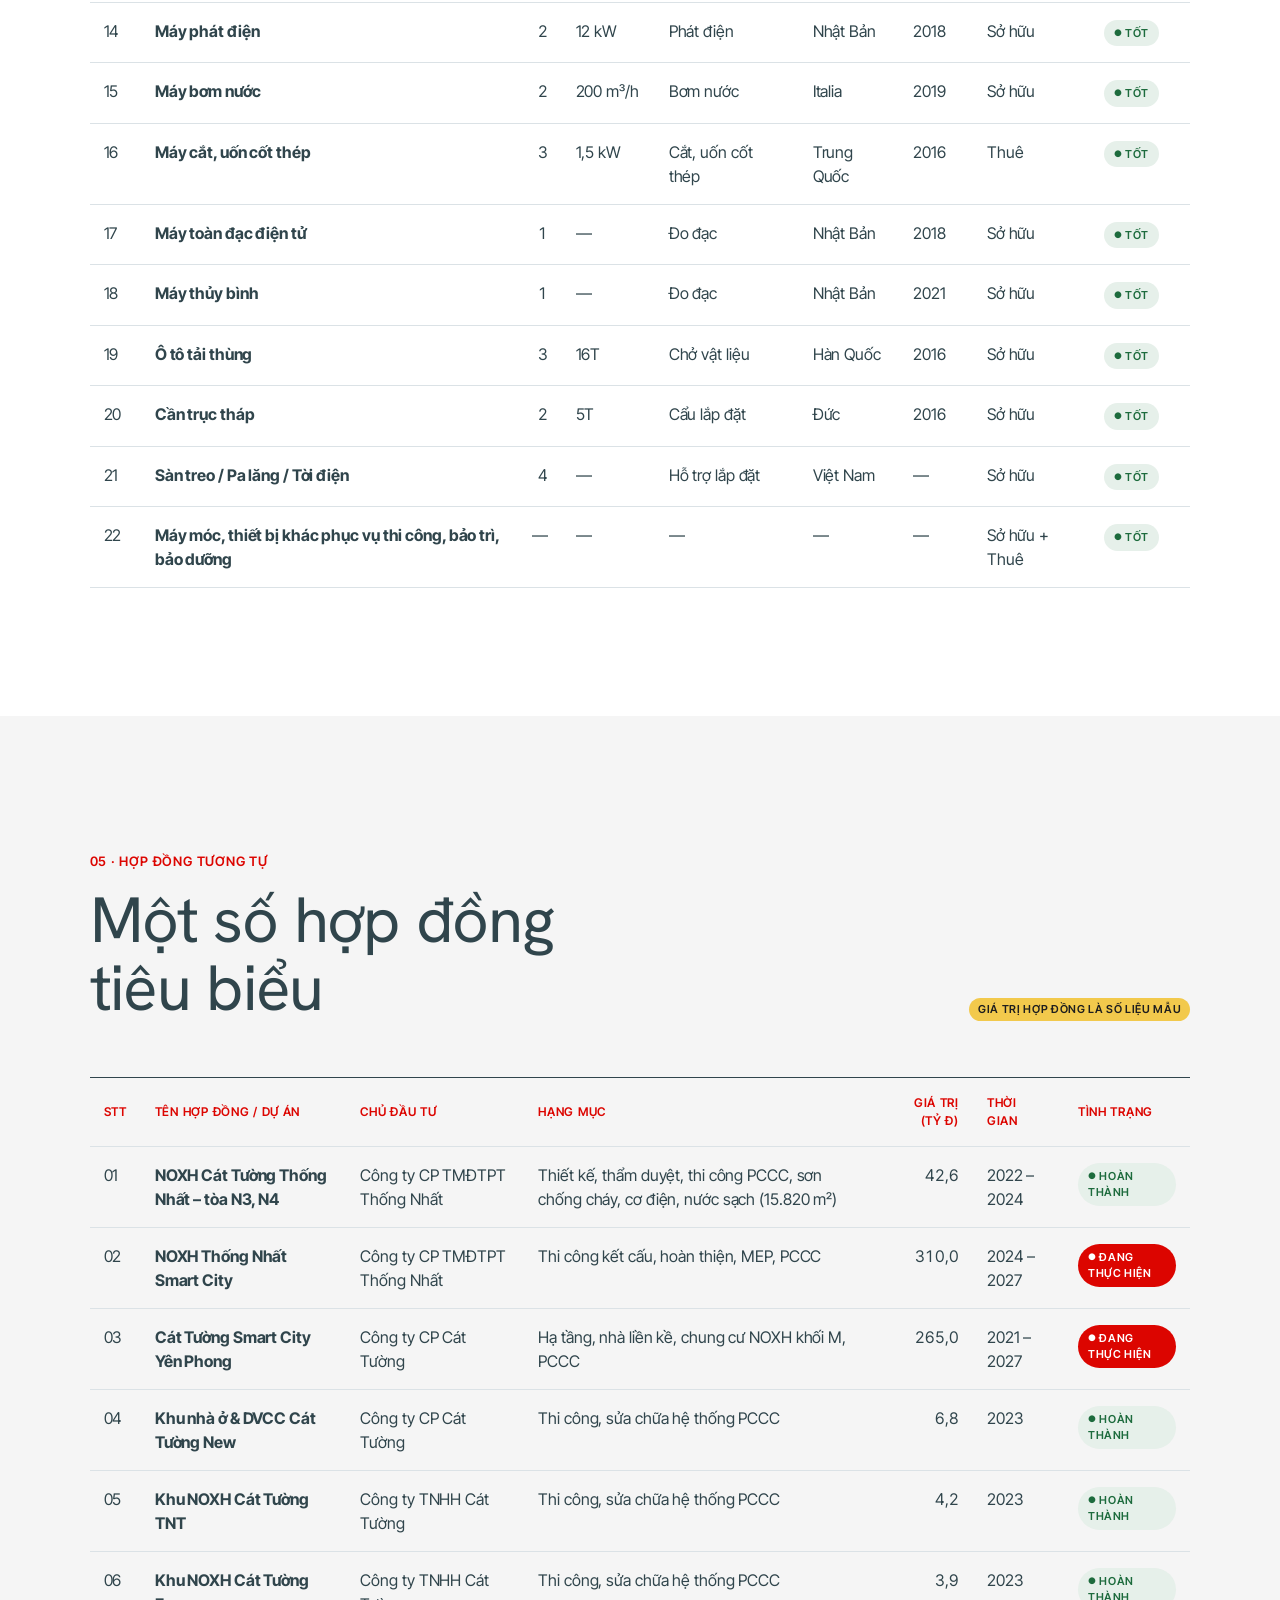
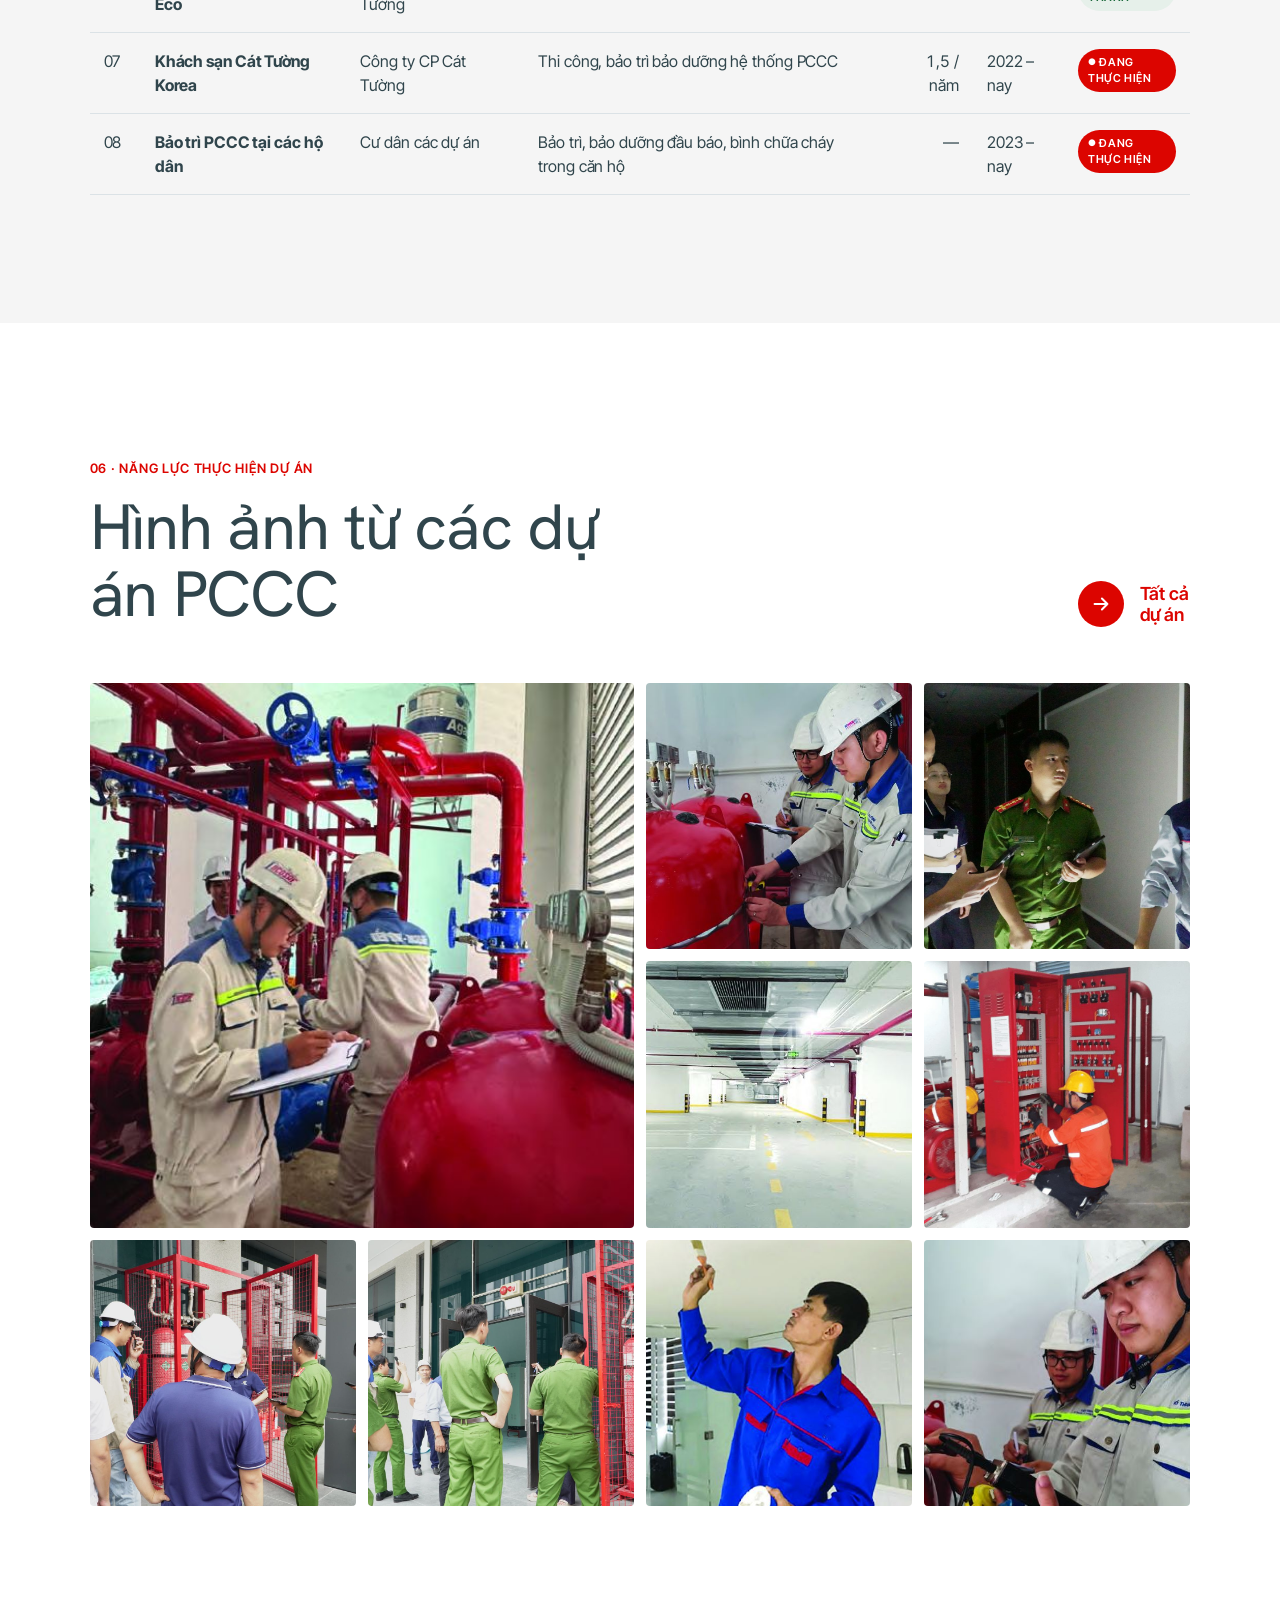
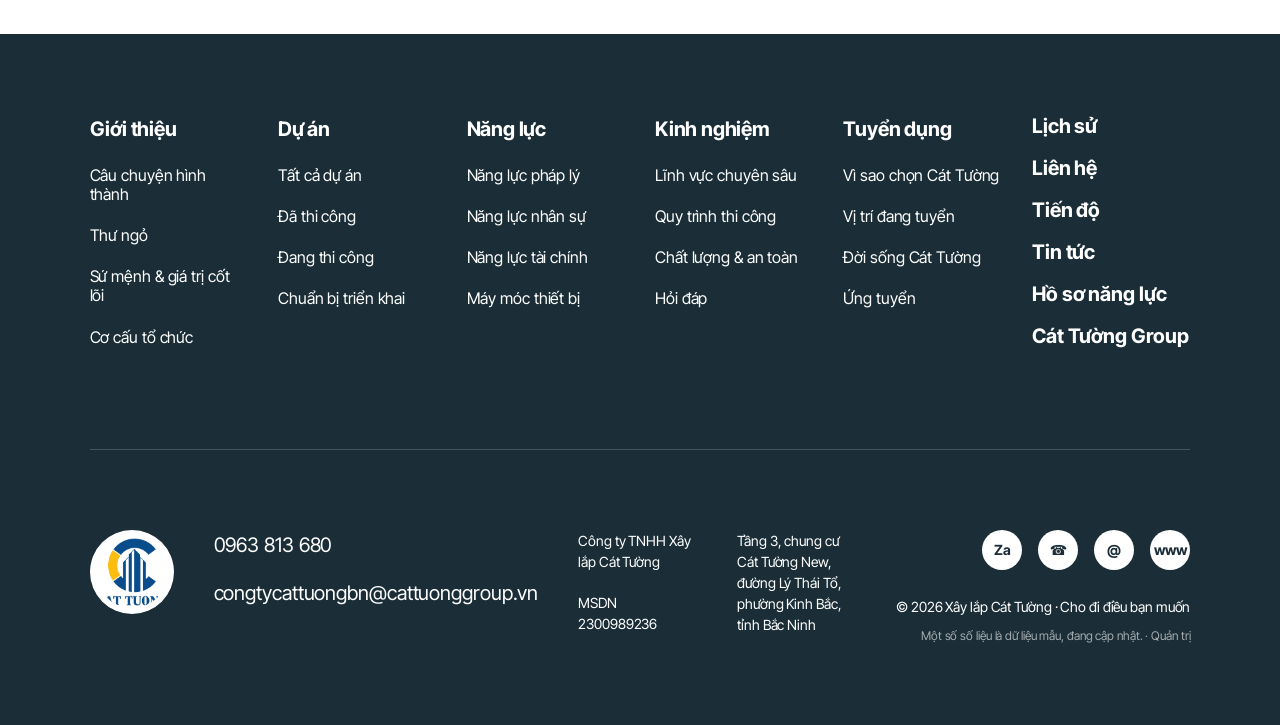
<file: nang-luc.html>
<!doctype html>
<html lang="vi">
<head>
<meta charset="utf-8"><meta name="viewport" content="width=device-width,initial-scale=1">
<title>Hồ sơ năng lực – Xây lắp Cát Tường</title>
<meta name="description" content="Hồ sơ năng lực Công ty TNHH Xây lắp Cát Tường: năng lực pháp lý, nhân sự, tài chính, máy móc thiết bị và hợp đồng tương tự.">
<link rel="icon" href="img/logo.png">
<link rel="preconnect" href="https://fonts.googleapis.com"><link rel="preconnect" href="https://fonts.gstatic.com" crossorigin>
<link href="https://fonts.googleapis.com/css2?family=Hanken+Grotesk:wght@400;500;600;700&family=Inter+Tight:ital,wght@0,400;0,500;0,600;0,700;1,400&display=swap" rel="stylesheet">
<link rel="stylesheet" href="assets/style.css">
</head>
<body data-page="nang-luc">
<main id="main">
<section class="phero">
  <img src="img/pccc-6.jpg" alt="Nghiệm thu PCCC cùng Cảnh sát PCCC tại công trình Cát Tường">
  <div class="wrap">
    <div class="crumbs"><a href="index.html">Trang chủ</a> / Hồ sơ năng lực</div>
    <span class="eyebrow">Company Profile</span>
    <h1>Hồ sơ năng lực</h1>
    <p>Đầy đủ pháp lý, đội ngũ có chứng chỉ hành nghề, tài chính vững và hệ thống máy móc chủ động – nền tảng để chúng tôi cam kết tiến độ và chất lượng với mọi chủ đầu tư.</p>
  </div>
</section>

<nav class="subnav"><div class="wrap"><a href="#phap-ly" class="on">1. Pháp lý</a><a href="#nhan-su">2. Nhân sự</a><a href="#tai-chinh">3. Tài chính</a><a href="#thiet-bi">4. Máy móc thiết bị</a><a href="#hop-dong">5. Hợp đồng tương tự</a><a href="#du-an-pccc">6. Năng lực thực hiện</a></div></nav>

<!-- 1 PHÁP LÝ -->
<section class="sec" id="phap-ly">
  <div class="wrap">
    <div class="sec-head"><div><span class="eyebrow" style="color:var(--blue)">01 · Năng lực pháp lý</span><h2 class="h2">Đủ điều kiện hành nghề</h2></div>
      <p class="lead" style="max-width:52ch">Công ty được cấp đầy đủ giấy phép cho cả hai mảng xây dựng và phòng cháy chữa cháy. Bấm vào từng tài liệu để xem bản lớn.</p></div>
    <div class="docs">
      <a class="doc rv" href="img/doc-dkkd.jpg" data-lb="docs" data-cap="Giấy chứng nhận đăng ký doanh nghiệp – MSDN 2300989236"><img src="img/doc-dkkd.jpg" alt="Giấy chứng nhận đăng ký doanh nghiệp" loading="lazy"><b>Giấy chứng nhận đăng ký doanh nghiệp</b><span>MSDN 2300989236 · Sở KH&ĐT Bắc Ninh</span></a>
      <a class="doc rv" href="img/doc-dkkd2.jpg" data-lb="docs" data-cap="Đăng ký doanh nghiệp – thông tin người đại diện, vốn điều lệ"><img src="img/doc-dkkd2.jpg" alt="Đăng ký doanh nghiệp trang 2" loading="lazy"><b>Đăng ký doanh nghiệp (trang 2)</b><span>Vốn điều lệ 128,5 tỷ đồng</span></a>
      <a class="doc rv" href="img/doc-nlxd.jpg" data-lb="docs" data-cap="Chứng chỉ năng lực hoạt động xây dựng"><img src="img/doc-nlxd.jpg" alt="Chứng chỉ năng lực hoạt động xây dựng" loading="lazy"><b>Chứng chỉ năng lực hoạt động xây dựng</b><span>Sở Xây dựng Bắc Ninh</span></a>
      <a class="doc rv" href="img/doc-pccc.jpg" data-lb="docs" data-cap="Giấy xác nhận đủ điều kiện kinh doanh dịch vụ phòng cháy và chữa cháy"><img src="img/doc-pccc.jpg" alt="Giấy xác nhận đủ điều kiện kinh doanh dịch vụ PCCC" loading="lazy"><b>Giấy xác nhận đủ điều kiện kinh doanh dịch vụ PCCC</b><span>Phòng Cảnh sát PCCC & CNCH – Công an tỉnh Bắc Ninh</span></a>
    </div>
    <div class="grid3" style="margin-top:50px">
      <div class="rv"><h3 class="h3">Ngành nghề chính</h3><div class="pill-list"><span>Xây dựng nhà để ở</span><span>Xây dựng nhà không để ở</span><span>Xây dựng công trình kỹ thuật dân dụng</span><span>Lắp đặt hệ thống điện, cấp thoát nước</span><span>Hoàn thiện công trình</span></div></div>
      <div class="rv"><h3 class="h3">Dịch vụ PCCC được phép</h3><div class="pill-list"><span>Tư vấn thiết kế PCCC</span><span>Thi công, lắp đặt hệ thống PCCC</span><span>Bảo trì, bảo dưỡng</span><span>Kinh doanh thiết bị, phương tiện PCCC</span></div></div>
      <div class="rv"><h3 class="h3">Bản đầy đủ</h3><p style="color:var(--muted)">Hồ sơ năng lực bản đầy đủ (bao gồm bản sao chứng chỉ cá nhân, báo cáo tài chính có kiểm toán) được gửi theo yêu cầu của chủ đầu tư.</p><div class="btns"><a class="btn btn-d" href="lien-he.html"><span class="arrow">Yêu cầu hồ sơ</span></a></div></div>
    </div>
  </div>
</section>

<!-- 2 NHÂN SỰ -->
<section class="sec soft" id="nhan-su">
  <div class="wrap">
    <div class="sec-head"><div><span class="eyebrow" style="color:var(--blue)">02 · Năng lực nhân sự</span><h2 class="h2">Con người là năng lực đầu tiên</h2></div>
      <p class="lead" style="max-width:52ch">Đội ngũ quản lý chủ chốt đều là kỹ sư có chứng chỉ hành nghề; lực lượng thi công trực tiếp được huấn luyện an toàn lao động định kỳ.</p></div>
    <div class="stats rv" style="margin:0 0 50px;border-top:1px solid var(--line)">
      <div class="stat"><b><span data-count="8">0</span></b><span>cán bộ quản lý chủ chốt có bằng cấp & chứng chỉ</span></div>
      <div class="stat"><b><span data-count="35">0</span><sup>+</sup></b><span>kỹ sư, cán bộ kỹ thuật <span class="badge-sample">mẫu</span></span></div>
      <div class="stat"><b><span data-count="250">0</span><sup>+</sup></b><span>công nhân lành nghề thời điểm cao điểm <span class="badge-sample">mẫu</span></span></div>
      <div class="stat"><b><span data-count="3">0</span></b><span>chứng chỉ PCCC do Cục C07 cấp cho cán bộ chủ chốt</span></div>
      <div class="stat"><b>100<sup>%</sup></b><span>công nhân được huấn luyện ATLĐ trước khi vào công trường</span></div>
    </div>
    <h3 class="h3">Bằng cấp và chứng chỉ nhân sự quản lý chủ chốt</h3>
    <div class="tbl-wrap rv" style="margin-top:18px">
      <table class="tbl">
        <thead><tr><th>STT</th><th>Họ và tên</th><th>Chức vụ</th><th>Bằng cấp</th><th>Chứng chỉ</th></tr></thead>
        <tbody>
          <tr><td>01</td><td><b>Nguyễn Hữu Hải</b></td><td>Giám đốc</td><td>Kỹ sư xây dựng</td><td>Bồi dưỡng chỉ huy trưởng · Tư vấn thiết kế về PCCC · Chỉ huy thi công về PCCC</td></tr>
          <tr><td>02</td><td><b>Tăng Thị Phương</b></td><td>Chánh văn phòng</td><td>Kiểm toán</td><td>Chứng chỉ kế toán trưởng</td></tr>
          <tr><td>03</td><td><b>Lê Thái Hoàng</b></td><td>Trưởng phòng bảo trì</td><td>Kỹ sư cơ khí</td><td>Chỉ huy thi công về PCCC</td></tr>
          <tr><td>04</td><td><b>Nguyễn Đình Dương</b></td><td>Trưởng phòng cung ứng vật tư, thiết bị</td><td>Kỹ sư xây dựng</td><td>Giám sát xây dựng dân dụng</td></tr>
          <tr><td>05</td><td><b>Lê Văn Hoạt</b></td><td>Trưởng phòng Kế hoạch – Kỹ thuật</td><td>Kỹ sư xây dựng</td><td>Giám sát xây dựng dân dụng · Quản lý dự án</td></tr>
          <tr><td>06</td><td><b>Lê Văn Hiển</b></td><td>Chỉ huy trưởng</td><td>Kỹ sư xây dựng</td><td>Giám sát xây dựng dân dụng · Thiết kế kết cấu</td></tr>
          <tr><td>07</td><td><b>Nguyễn Tuấn Anh</b></td><td>Cán bộ kỹ thuật</td><td>Kỹ sư xây dựng</td><td>Giám sát xây dựng dân dụng</td></tr>
          <tr><td>08</td><td><b>Nguyễn Văn Huyên</b></td><td>Cán bộ ANVS – ATLĐ</td><td>Cử nhân</td><td>Chứng chỉ huấn luyện an toàn lao động</td></tr>
        </tbody>
      </table>
    </div>
    <div class="grid2" style="margin-top:60px">
      <img class="rv" src="img/team-2.jpg" alt="Nhân viên Cát Tường" loading="lazy" style="aspect-ratio:4/3;object-fit:cover;width:100%">
      <div class="rv"><h3 class="h3">Một đội – nhiều chuyên môn</h3><p class="lead">Ban chỉ huy công trường gồm chỉ huy trưởng, kỹ sư kết cấu, kỹ sư cơ điện, cán bộ an toàn và cán bộ QA/QC. Đội Cơ điện và Đội PCCC là lực lượng cơ hữu, giúp công ty chủ động hoàn toàn phần MEP – hạng mục thường gây chậm tiến độ nhất ở nhà cao tầng.</p>
        <ul class="ms" style="margin-top:24px"><li class="d"><b>Đào tạo nội bộ</b>Huấn luyện an toàn lao động, sơ cấp cứu, PCCC cơ sở hằng năm</li><li class="d"><b>Chứng chỉ hành nghề</b>Chỉ huy trưởng, giám sát, thiết kế, PCCC được cập nhật đúng hạn</li><li class="d"><b>Văn hóa 5S</b>Áp dụng tại văn phòng và kho bãi công trường</li></ul></div>
    </div>
  </div>
</section>

<!-- 3 TÀI CHÍNH -->
<section class="sec dark" id="tai-chinh">
  <div class="wrap">
    <span class="eyebrow">03 · Năng lực tài chính</span>
    <h2 class="h2">Nền tảng tài chính vững vàng</h2>
    <p class="lead">Báo cáo tài chính được lập đầy đủ hằng năm (bảng cân đối kế toán, kết quả hoạt động kinh doanh, lưu chuyển tiền tệ). Bản chi tiết được cung cấp kèm hồ sơ dự thầu. <span class="badge-sample">Các chỉ tiêu dưới đây trừ vốn điều lệ là số liệu mẫu</span></p>
    <div class="stats rv">
      <div class="stat"><b><span data-count="128.5">0</span><sup>tỷ</sup></b><span>Vốn điều lệ (theo ĐKKD)</span></div>
      <div class="stat"><b><span data-count="215">0</span><sup>tỷ</sup></b><span>Tổng tài sản năm 2025</span></div>
      <div class="stat"><b><span data-count="186">0</span><sup>tỷ</sup></b><span>Doanh thu năm 2025</span></div>
      <div class="stat"><b><span data-count="0.62">0</span></b><span>Hệ số nợ / vốn chủ sở hữu</span></div>
      <div class="stat"><b>0</b><span>Nợ xấu, nợ quá hạn tại tổ chức tín dụng</span></div>
    </div>
    <div class="grid3" style="margin-top:60px">
      <div class="rv"><h3 class="h3">Ngân hàng đối tác</h3><p style="opacity:.75">Quan hệ tín dụng và bảo lãnh với Vietcombank, BIDV, SeABank – đáp ứng bảo lãnh dự thầu, thực hiện hợp đồng, tạm ứng.</p></div>
      <div class="rv"><h3 class="h3">Nhà cung cấp chiến lược</h3><p style="opacity:.75">Thép Hòa Phát, Korea Panel và các nhà cung cấp thiết bị PCCC chính hãng, đảm bảo giá ổn định và nguồn hàng liên tục.</p></div>
      <div class="rv"><h3 class="h3">Tài liệu kèm theo</h3><p style="opacity:.75">Bảng cân đối kế toán · Báo cáo kết quả kinh doanh · Báo cáo lưu chuyển tiền tệ · Xác nhận nghĩa vụ thuế.</p></div>
    </div>
  </div>
</section>

<!-- 4 THIẾT BỊ -->
<section class="sec" id="thiet-bi">
  <div class="wrap">
    <div class="sec-head"><div><span class="eyebrow" style="color:var(--blue)">04 · Danh mục máy móc thiết bị</span><h2 class="h2">Chủ động máy móc, chủ động tiến độ</h2></div>
      <p class="lead" style="max-width:52ch">22 nhóm thiết bị từ cần trục tháp, máy đào, lu, đến máy toàn đạc điện tử – phần lớn thuộc sở hữu công ty, tất cả đang trong tình trạng tốt.</p></div>
    <div class="tbl-wrap rv">
      <table class="tbl" id="eq"><thead><tr><th>STT</th><th>Tên máy móc, thiết bị</th><th class="num">SL</th><th>Công suất</th><th>Tính năng</th><th>Xuất xứ</th><th>Năm SX</th><th>Sở hữu</th><th>Chất lượng</th></tr></thead><tbody></tbody></table>
    </div>
  </div>
</section>

<!-- 5 HỢP ĐỒNG -->
<section class="sec soft" id="hop-dong">
  <div class="wrap">
    <div class="sec-head"><div><span class="eyebrow" style="color:var(--blue)">05 · Hợp đồng tương tự</span><h2 class="h2">Một số hợp đồng tiêu biểu</h2></div><span class="badge-sample">Giá trị hợp đồng là số liệu mẫu</span></div>
    <div class="tbl-wrap rv">
      <table class="tbl"><thead><tr><th>STT</th><th>Tên hợp đồng / dự án</th><th>Chủ đầu tư</th><th>Hạng mục</th><th class="num">Giá trị (tỷ đ)</th><th>Thời gian</th><th>Tình trạng</th></tr></thead>
      <tbody>
        <tr><td>01</td><td><b>NOXH Cát Tường Thống Nhất – tòa N3, N4</b></td><td>Công ty CP TMĐTPT Thống Nhất</td><td>Thiết kế, thẩm duyệt, thi công PCCC, sơn chống cháy, cơ điện, nước sạch (15.820 m²)</td><td class="num">42,6</td><td>2022 – 2024</td><td><span class="tag done">Hoàn thành</span></td></tr>
        <tr><td>02</td><td><b>NOXH Thống Nhất Smart City</b></td><td>Công ty CP TMĐTPT Thống Nhất</td><td>Thi công kết cấu, hoàn thiện, MEP, PCCC</td><td class="num">310,0</td><td>2024 – 2027</td><td><span class="tag run">Đang thực hiện</span></td></tr>
        <tr><td>03</td><td><b>Cát Tường Smart City Yên Phong</b></td><td>Công ty CP Cát Tường</td><td>Hạ tầng, nhà liền kề, chung cư NOXH khối M, PCCC</td><td class="num">265,0</td><td>2021 – 2027</td><td><span class="tag run">Đang thực hiện</span></td></tr>
        <tr><td>04</td><td><b>Khu nhà ở & DVCC Cát Tường New</b></td><td>Công ty CP Cát Tường</td><td>Thi công, sửa chữa hệ thống PCCC</td><td class="num">6,8</td><td>2023</td><td><span class="tag done">Hoàn thành</span></td></tr>
        <tr><td>05</td><td><b>Khu NOXH Cát Tường TNT</b></td><td>Công ty TNHH Cát Tường</td><td>Thi công, sửa chữa hệ thống PCCC</td><td class="num">4,2</td><td>2023</td><td><span class="tag done">Hoàn thành</span></td></tr>
        <tr><td>06</td><td><b>Khu NOXH Cát Tường Eco</b></td><td>Công ty TNHH Cát Tường</td><td>Thi công, sửa chữa hệ thống PCCC</td><td class="num">3,9</td><td>2023</td><td><span class="tag done">Hoàn thành</span></td></tr>
        <tr><td>07</td><td><b>Khách sạn Cát Tường Korea</b></td><td>Công ty CP Cát Tường</td><td>Thi công, bảo trì bảo dưỡng hệ thống PCCC</td><td class="num">1,5 / năm</td><td>2022 – nay</td><td><span class="tag run">Đang thực hiện</span></td></tr>
        <tr><td>08</td><td><b>Bảo trì PCCC tại các hộ dân</b></td><td>Cư dân các dự án</td><td>Bảo trì, bảo dưỡng đầu báo, bình chữa cháy trong căn hộ</td><td class="num">—</td><td>2023 – nay</td><td><span class="tag run">Đang thực hiện</span></td></tr>
      </tbody></table>
    </div>
  </div>
</section>

<!-- 6 NĂNG LỰC THỰC HIỆN -->
<section class="sec" id="du-an-pccc">
  <div class="wrap">
    <div class="sec-head"><div><span class="eyebrow" style="color:var(--blue)">06 · Năng lực thực hiện dự án</span><h2 class="h2">Hình ảnh từ các dự án PCCC</h2></div><a class="link" href="du-an.html"><span class="arrow">Tất cả dự án</span></a></div>
    <div class="gal rv">
      <a class="w" href="img/pccc-bom.jpg" data-lb="pccc" data-cap="Trạm bơm chữa cháy – NOXH Thống Nhất"><img src="img/pccc-bom.jpg" alt="" loading="lazy"></a>
      <a href="img/pccc-ky-su.jpg" data-lb="pccc" data-cap="Kiểm tra bình tích áp"><img src="img/pccc-ky-su.jpg" alt="" loading="lazy"></a>
      <a href="img/pccc-3.jpg" data-lb="pccc" data-cap="Phối hợp kiểm tra cùng Cảnh sát PCCC"><img src="img/pccc-3.jpg" alt="" loading="lazy"></a>
      <a href="img/pccc-ham.jpg" data-lb="pccc" data-cap="Hệ thống sprinkler tầng hầm"><img src="img/pccc-ham.jpg" alt="" loading="lazy"></a>
      <a href="img/pccc-tu.jpg" data-lb="pccc" data-cap="Bảo trì tủ điều khiển bơm chữa cháy – Khách sạn Korea"><img src="img/pccc-tu.jpg" alt="" loading="lazy"></a>
      <a href="img/pccc-2.jpg" data-lb="pccc" data-cap="Nghiệm thu PCCC cùng Cảnh sát PCCC tỉnh"><img src="img/pccc-2.jpg" alt="" loading="lazy"></a>
      <a href="img/pccc-1.jpg" data-lb="pccc" data-cap="Kiểm tra hệ thống chữa cháy khí"><img src="img/pccc-1.jpg" alt="" loading="lazy"></a>
      <a href="img/pccc-bao-tri.jpg" data-lb="pccc" data-cap="Bảo trì đầu báo khói tại hộ dân"><img src="img/pccc-bao-tri.jpg" alt="" loading="lazy"></a>
      <a href="img/pccc-ky-su2.jpg" data-lb="pccc" data-cap="Kỹ sư đo kiểm thiết bị"><img src="img/pccc-ky-su2.jpg" alt="" loading="lazy"></a>
    </div>
  </div>
</section>
</main>
<script>document.write('<scr'+'ipt src="assets/data.js?v='+Math.floor(Date.now()/60000)+'"></scr'+'ipt>')</script>
<script src="assets/app.js"></script>
<script>
const EQ=[["Máy đầm cóc",1,"80kg","Đầm nền","Việt Nam",2020,"Thuê"],["Máy đầm bàn",1,"1 kW","Đầm bê tông","Việt Nam",2020,"Thuê"],["Máy đầm dùi",1,"1,5 kW","Đầm bê tông","Trung Quốc",2020,"Sở hữu"],["Máy xúc đào bánh xích",2,"0,8 m³","Đào xúc đất, cát","Nhật Bản",2020,"Sở hữu"],["Máy xúc đào bánh lốp",2,"0,75 m³","Đào xúc đất, cát","Hàn Quốc",2013,"Thuê"],["Máy ủi bánh xích Komatsu",1,"140 CV","Ủi đất, cát","Nhật Bản",2015,"Sở hữu"],["Máy san",1,"110 CV","San đất, cát","Nhật Bản",2012,"Thuê"],["Máy trộn bê tông",1,"250 L","Trộn bê tông","Việt Nam",2020,"Sở hữu"],["Lu bánh thép",2,"16T – 24T","Lu nền","Nhật Bản",2016,"Thuê"],["Lu bánh lốp",2,"10T – 12T","Lu mặt nhựa","Nhật Bản",2015,"Thuê"],["Máy xúc lật",1,"0,9 m³","Xúc vật liệu","Nhật Bản",2012,"Sở hữu"],["Ô tô tải tự đổ",3,"8T – 22T","Chở vật liệu","Hàn Quốc",2018,"Sở hữu"],["Vận thăng",2,"1000 kg","Vận chuyển vật liệu","Nhật Bản",2009,"Thuê"],["Máy phát điện",2,"12 kW","Phát điện","Nhật Bản",2018,"Sở hữu"],["Máy bơm nước",2,"200 m³/h","Bơm nước","Italia",2019,"Sở hữu"],["Máy cắt, uốn cốt thép",3,"1,5 kW","Cắt, uốn cốt thép","Trung Quốc",2016,"Thuê"],["Máy toàn đạc điện tử",1,"—","Đo đạc","Nhật Bản",2018,"Sở hữu"],["Máy thủy bình",1,"—","Đo đạc","Nhật Bản",2021,"Sở hữu"],["Ô tô tải thùng",3,"16T","Chở vật liệu","Hàn Quốc",2016,"Sở hữu"],["Cần trục tháp",2,"5T","Cẩu lắp đặt","Đức",2016,"Sở hữu"],["Sàn treo / Pa lăng / Tời điện",4,"—","Hỗ trợ lắp đặt","Việt Nam","—","Sở hữu"],["Máy móc, thiết bị khác phục vụ thi công, bảo trì, bảo dưỡng","—","—","—","—","—","Sở hữu + Thuê"]];
document.querySelector('#eq tbody').innerHTML=EQ.map((r,i)=>`<tr><td>${String(i+1).padStart(2,'0')}</td><td><b>${r[0]}</b></td><td class="num">${r[1]}</td><td>${r[2]}</td><td>${r[3]}</td><td>${r[4]}</td><td>${r[5]}</td><td>${r[6]}</td><td><span class="tag done">Tốt</span></td></tr>`).join('');
ctLabelTables();
</script>
</body>
</html>
</file>
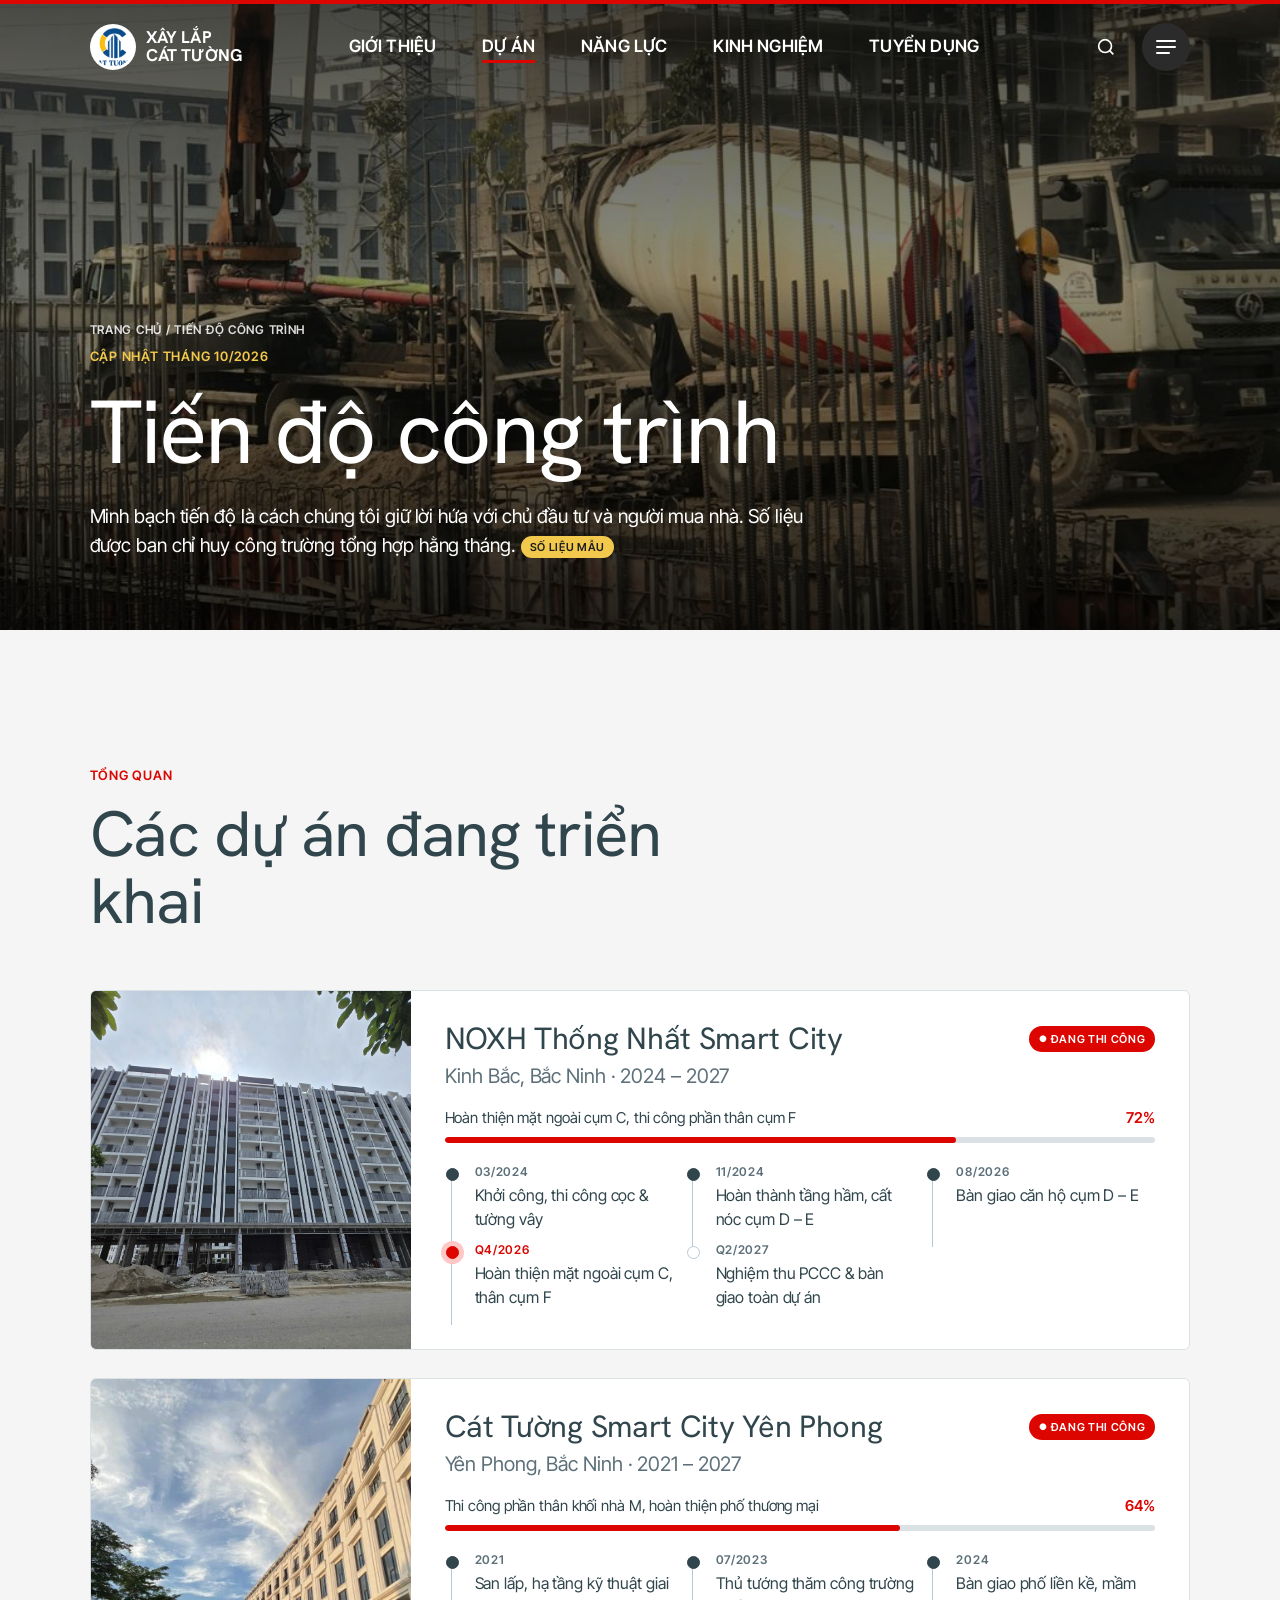
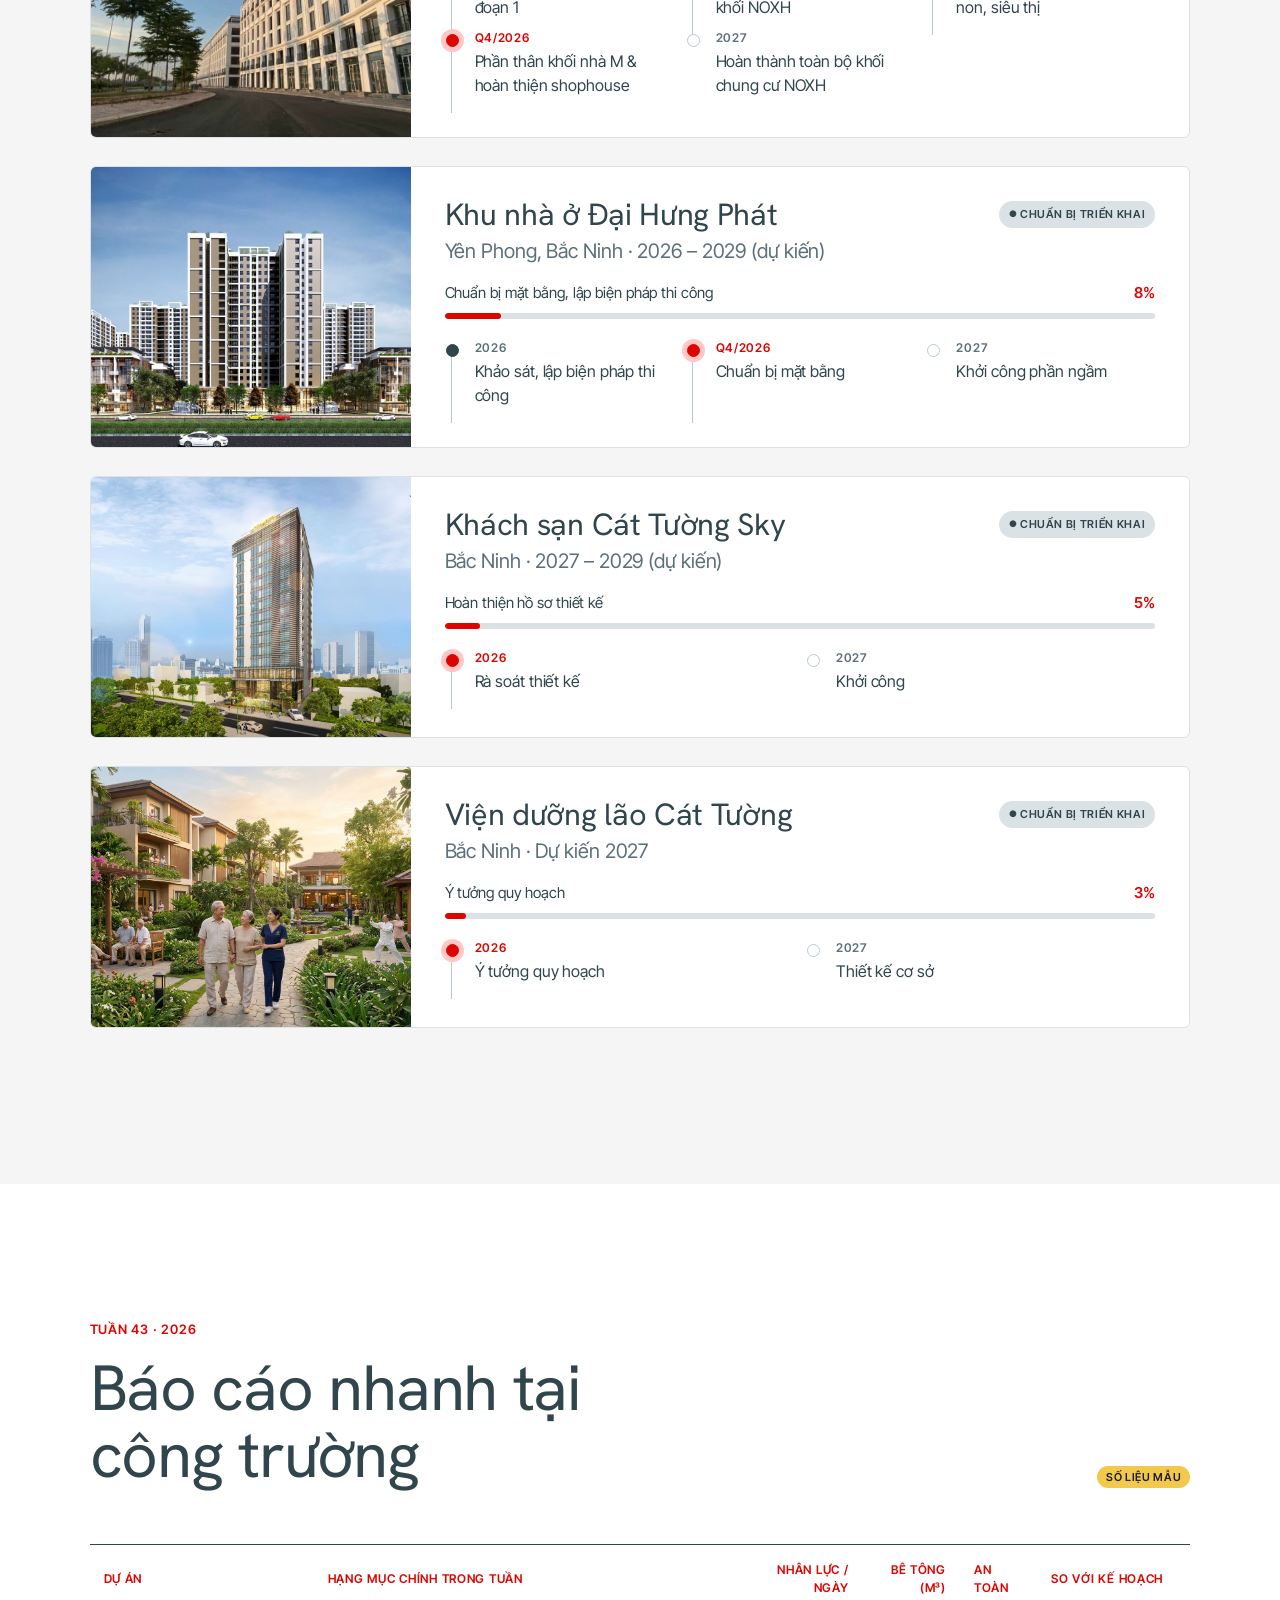
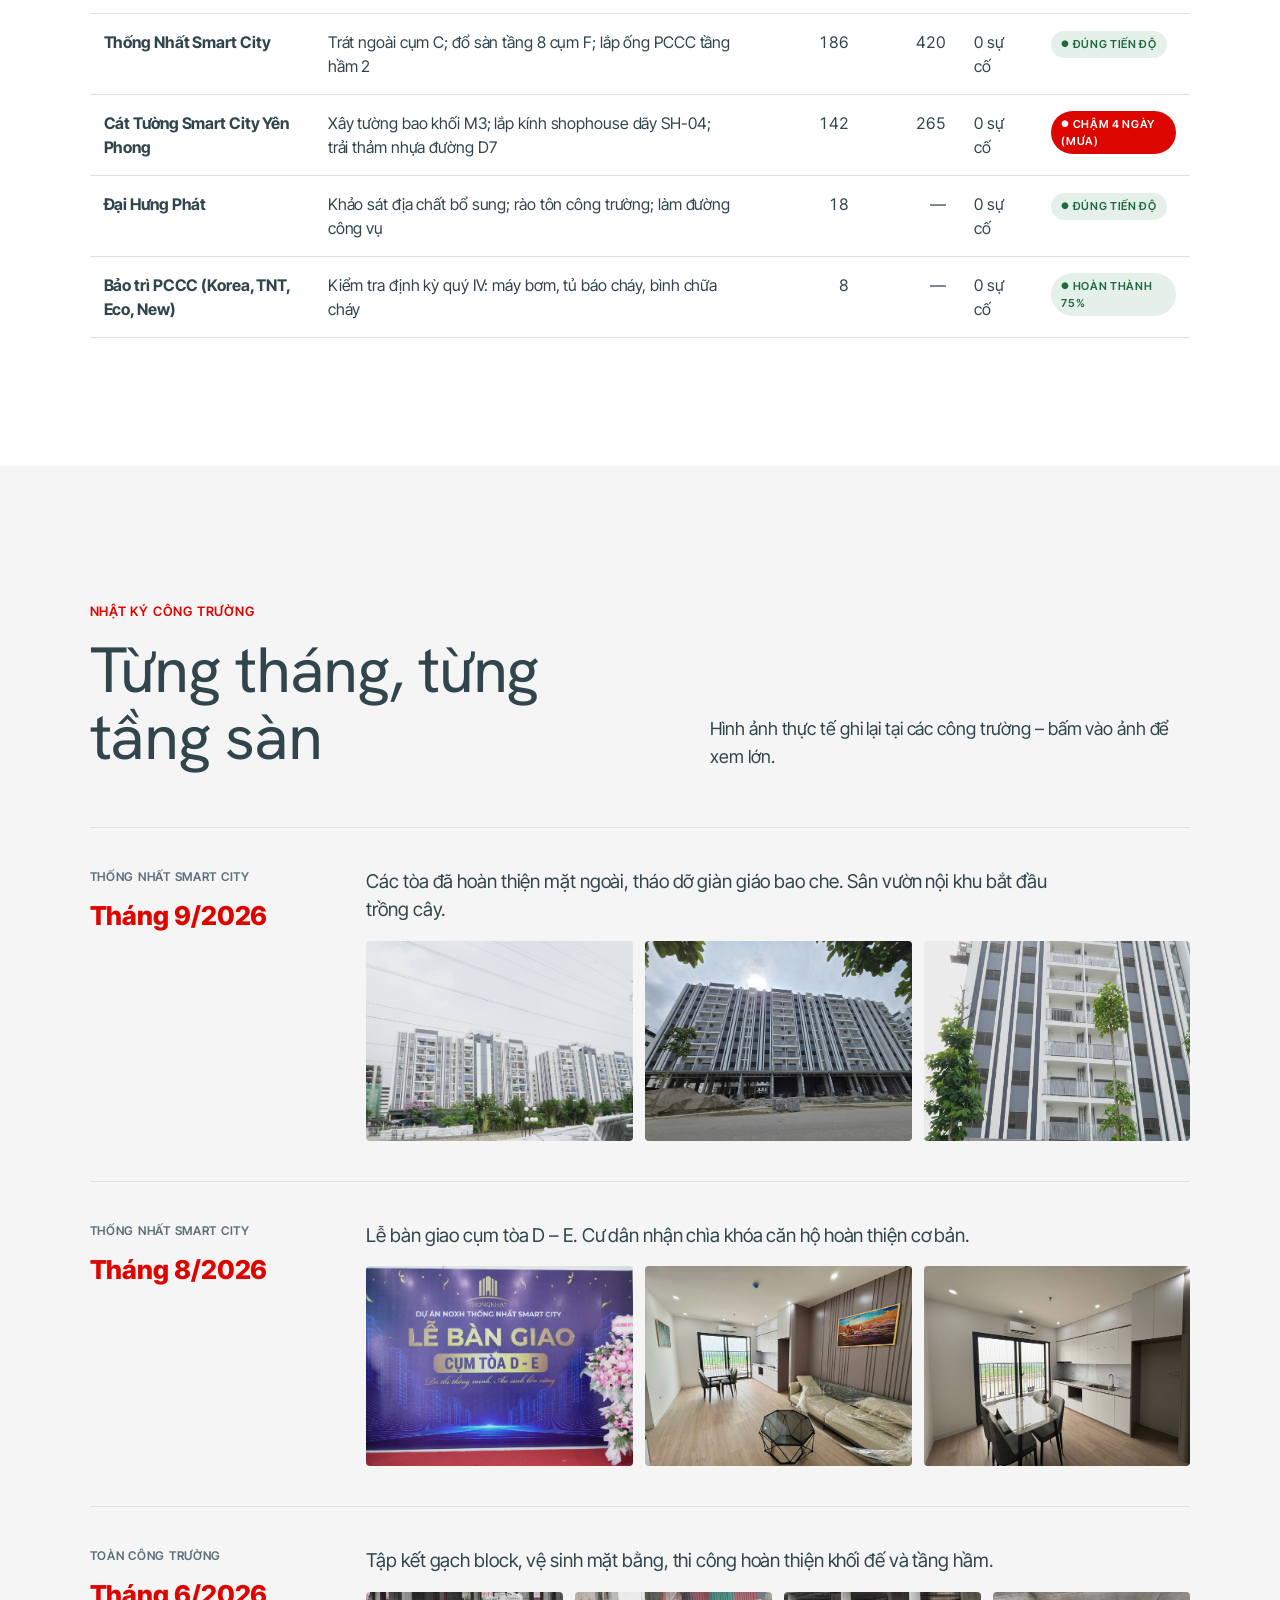
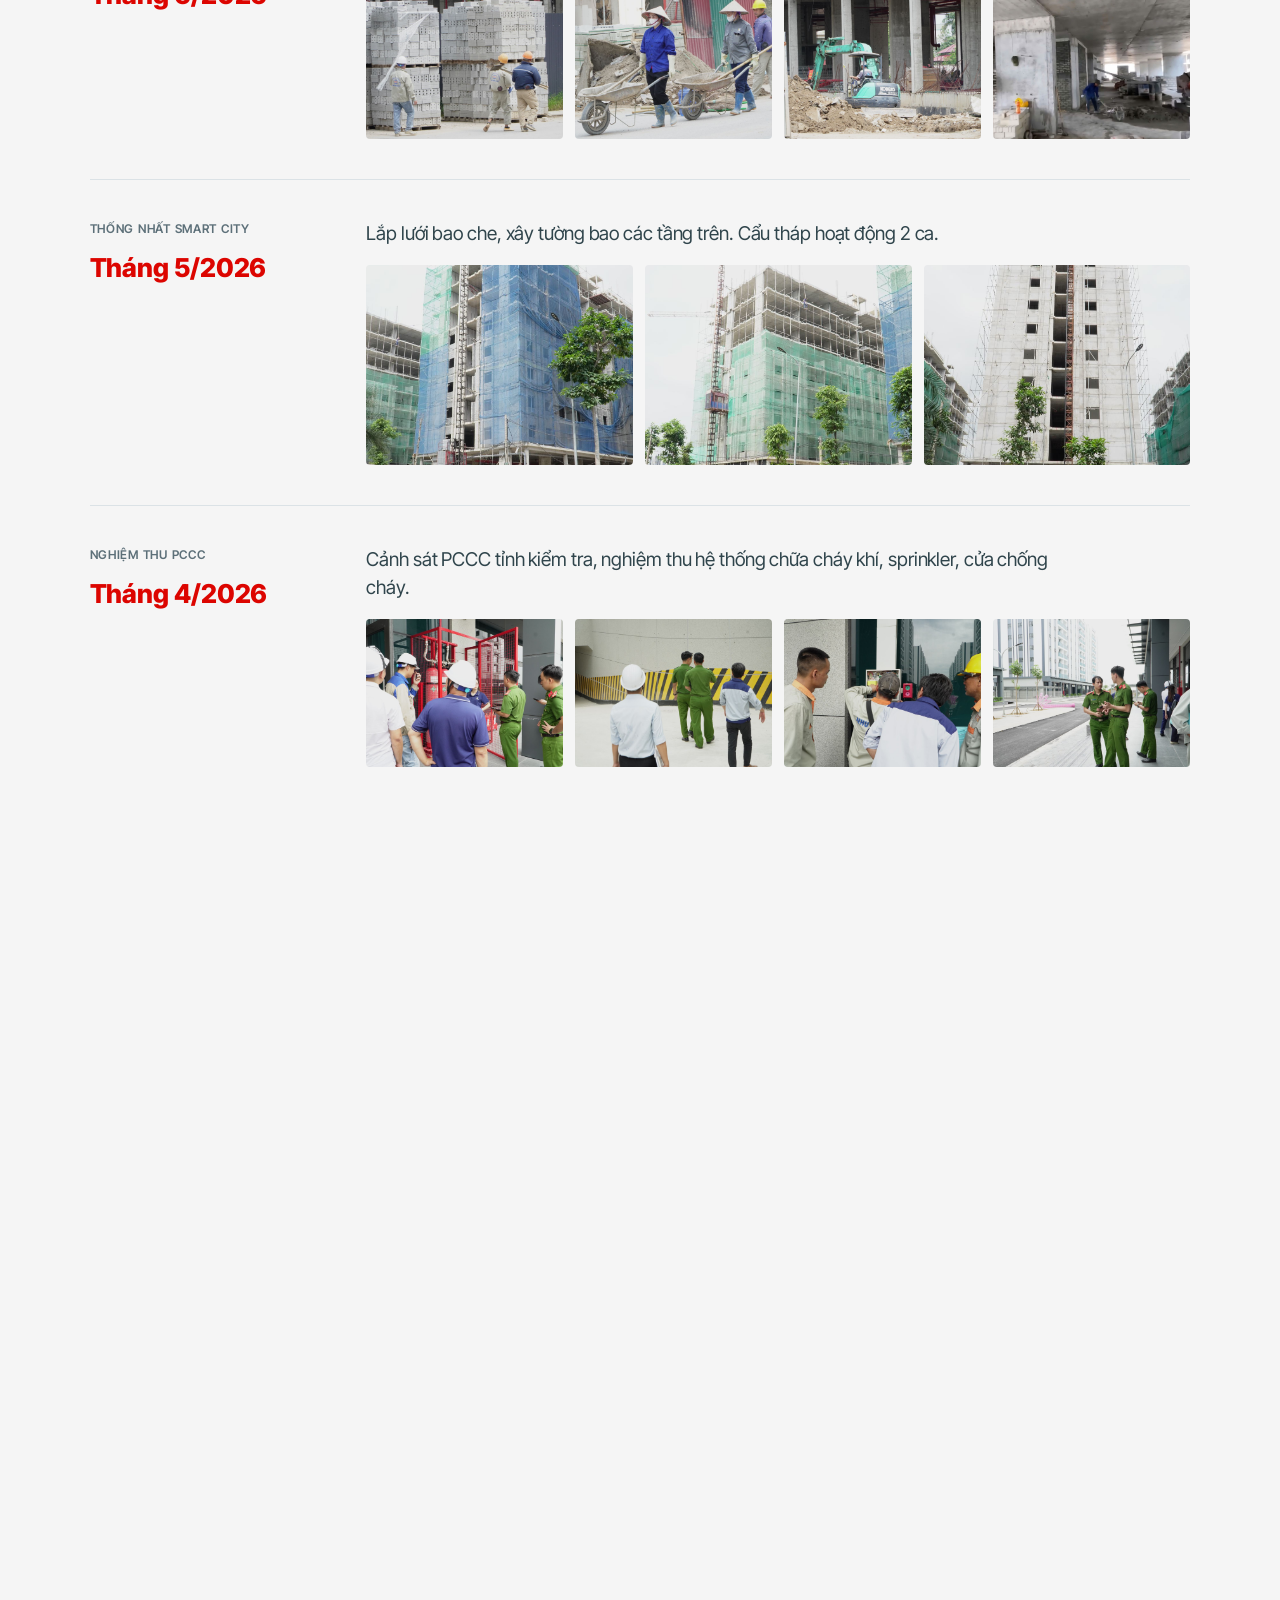
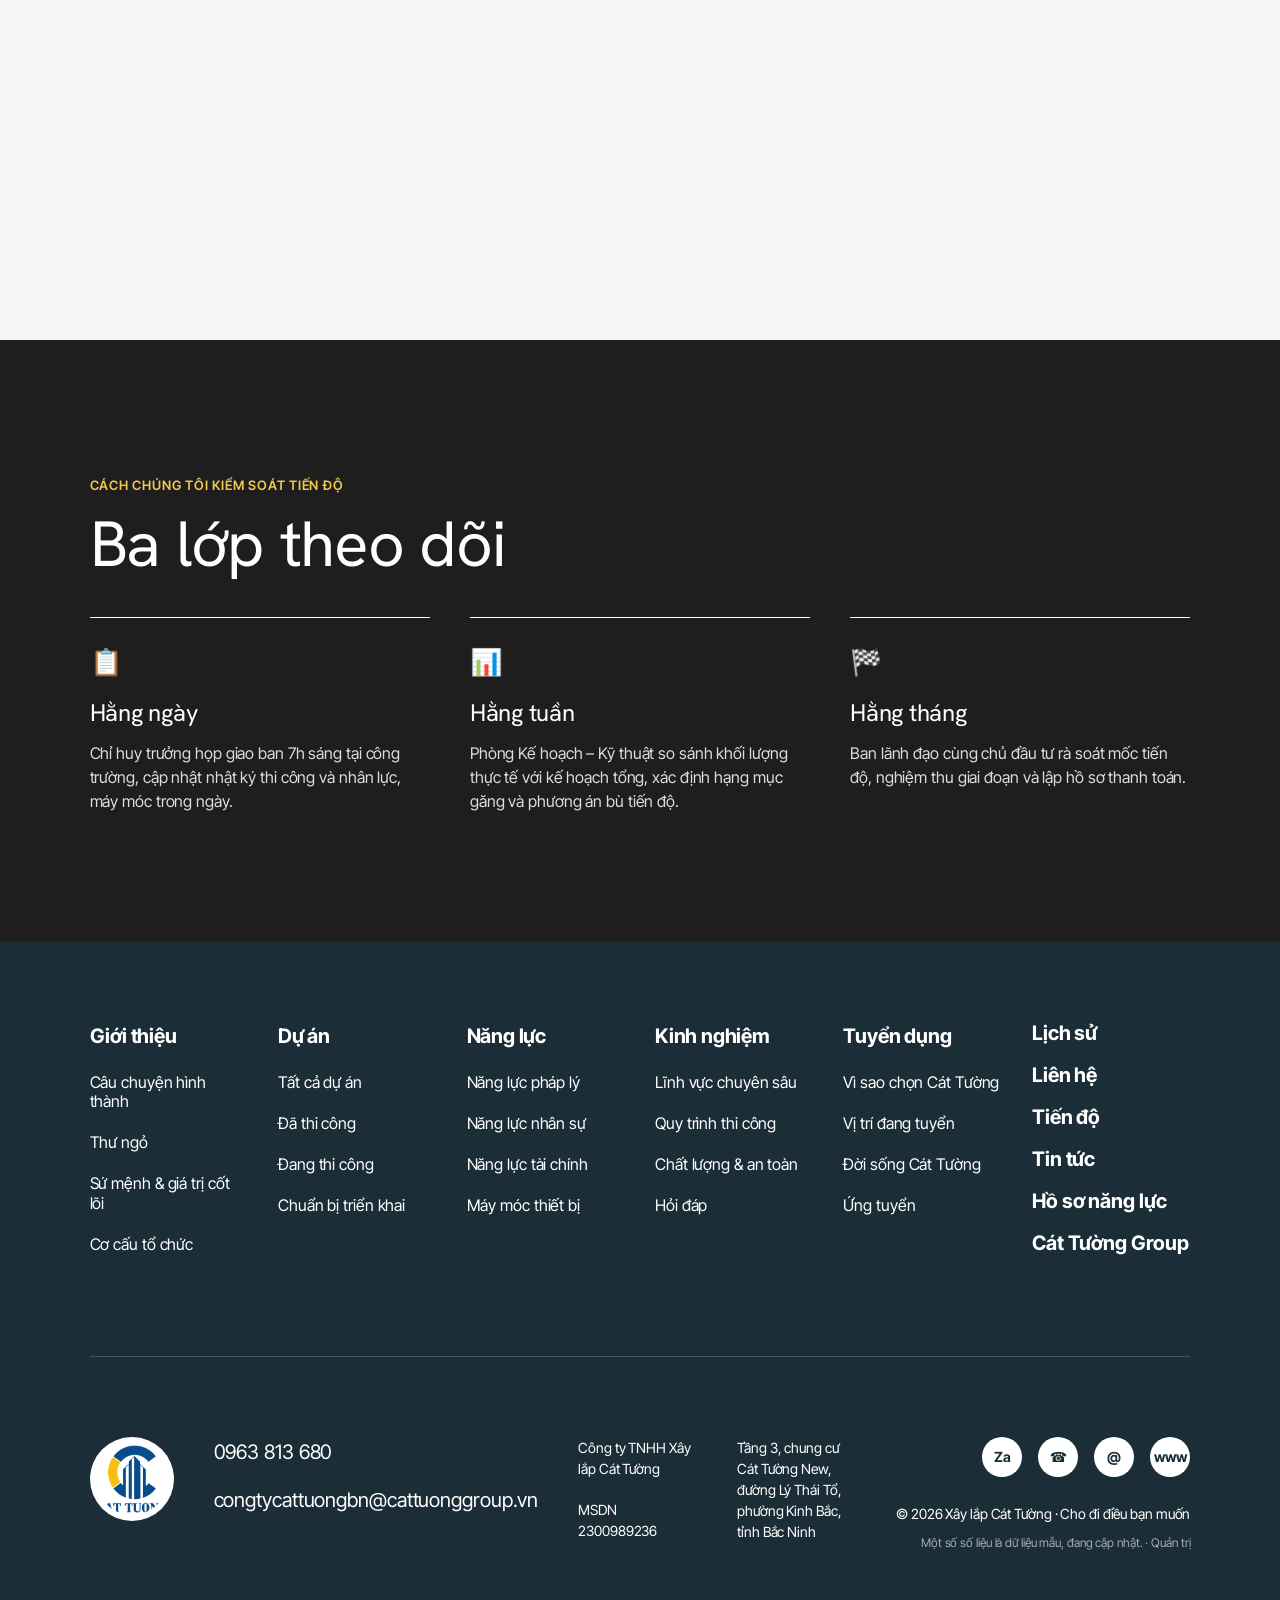
<file: tien-do.html>
<!doctype html>
<html lang="vi">
<head>
<meta charset="utf-8"><meta name="viewport" content="width=device-width,initial-scale=1">
<title>Tiến độ công trình – Xây lắp Cát Tường</title>
<meta name="description" content="Tiến độ các công trình đang thi công và nhật ký công trường của Công ty TNHH Xây lắp Cát Tường.">
<link rel="icon" href="img/logo.png">
<link rel="preconnect" href="https://fonts.googleapis.com"><link rel="preconnect" href="https://fonts.gstatic.com" crossorigin>
<link href="https://fonts.googleapis.com/css2?family=Hanken+Grotesk:wght@400;500;600;700&family=Inter+Tight:ital,wght@0,400;0,500;0,600;0,700;1,400&display=swap" rel="stylesheet">
<link rel="stylesheet" href="assets/style.css">
</head>
<body data-page="tien-do">
<main id="main">
<section class="phero">
  <img src="img/yp-ct2.jpg" alt="Đổ bê tông sàn bằng bơm cần tại Yên Phong">
  <div class="wrap">
    <div class="crumbs"><a href="index.html">Trang chủ</a> / Tiến độ công trình</div>
    <span class="eyebrow">Cập nhật tháng 10/2026</span>
    <h1>Tiến độ công trình</h1>
    <p>Minh bạch tiến độ là cách chúng tôi giữ lời hứa với chủ đầu tư và người mua nhà. Số liệu được ban chỉ huy công trường tổng hợp hằng tháng. <span class="badge-sample">Số liệu mẫu</span></p>
  </div>
</section>

<section class="sec soft">
  <div class="wrap">
    <div class="sec-head"><div><span class="eyebrow" style="color:var(--blue)">Tổng quan</span><h2 class="h2">Các dự án đang triển khai</h2></div></div>
    <div id="pcards"></div>
  </div>
</section>

<section class="sec">
  <div class="wrap">
    <div class="sec-head"><div><span class="eyebrow" style="color:var(--blue)">Tuần 43 · 2026</span><h2 class="h2">Báo cáo nhanh tại công trường</h2></div><span class="badge-sample">Số liệu mẫu</span></div>
    <div class="tbl-wrap rv">
      <table class="tbl"><thead><tr><th>Dự án</th><th>Hạng mục chính trong tuần</th><th class="num">Nhân lực / ngày</th><th class="num">Bê tông (m³)</th><th>An toàn</th><th>So với kế hoạch</th></tr></thead>
      <tbody>
        <tr><td><b>Thống Nhất Smart City</b></td><td>Trát ngoài cụm C; đổ sàn tầng 8 cụm F; lắp ống PCCC tầng hầm 2</td><td class="num">186</td><td class="num">420</td><td>0 sự cố</td><td><span class="tag done">Đúng tiến độ</span></td></tr>
        <tr><td><b>Cát Tường Smart City Yên Phong</b></td><td>Xây tường bao khối M3; lắp kính shophouse dãy SH-04; trải thảm nhựa đường D7</td><td class="num">142</td><td class="num">265</td><td>0 sự cố</td><td><span class="tag run">Chậm 4 ngày (mưa)</span></td></tr>
        <tr><td><b>Đại Hưng Phát</b></td><td>Khảo sát địa chất bổ sung; rào tôn công trường; làm đường công vụ</td><td class="num">18</td><td class="num">—</td><td>0 sự cố</td><td><span class="tag done">Đúng tiến độ</span></td></tr>
        <tr><td><b>Bảo trì PCCC (Korea, TNT, Eco, New)</b></td><td>Kiểm tra định kỳ quý IV: máy bơm, tủ báo cháy, bình chữa cháy</td><td class="num">8</td><td class="num">—</td><td>0 sự cố</td><td><span class="tag done">Hoàn thành 75%</span></td></tr>
      </tbody></table>
    </div>
  </div>
</section>

<section class="sec soft" id="nhat-ky">
  <div class="wrap">
    <div class="sec-head"><div><span class="eyebrow" style="color:var(--blue)">Nhật ký công trường</span><h2 class="h2">Từng tháng, từng tầng sàn</h2></div><p class="lead" style="max-width:48ch">Hình ảnh thực tế ghi lại tại các công trường – bấm vào ảnh để xem lớn.</p></div>
    <div id="diary"></div>
  </div>
</section>

<section class="sec dark">
  <div class="wrap">
    <span class="eyebrow">Cách chúng tôi kiểm soát tiến độ</span>
    <h2 class="h2">Ba lớp theo dõi</h2>
    <div class="icon-row" style="margin-top:40px">
      <div class="rv"><div class="ic">📋</div><h3>Hằng ngày</h3><p>Chỉ huy trưởng họp giao ban 7h sáng tại công trường, cập nhật nhật ký thi công và nhân lực, máy móc trong ngày.</p></div>
      <div class="rv"><div class="ic">📊</div><h3>Hằng tuần</h3><p>Phòng Kế hoạch – Kỹ thuật so sánh khối lượng thực tế với kế hoạch tổng, xác định hạng mục găng và phương án bù tiến độ.</p></div>
      <div class="rv"><div class="ic">🏁</div><h3>Hằng tháng</h3><p>Ban lãnh đạo cùng chủ đầu tư rà soát mốc tiến độ, nghiệm thu giai đoạn và lập hồ sơ thanh toán.</p></div>
    </div>
  </div>
</section>
</main>
<script>document.write('<scr'+'ipt src="assets/data.js?v='+Math.floor(Date.now()/60000)+'"></scr'+'ipt>')</script>
<script src="assets/app.js"></script>
<script>
const I=ctImg, P=CT.projects.filter(p=>p.status!=='done'), msCls={done:'d',cur:'c',next:''};
document.getElementById('pcards').innerHTML=P.map(p=>{const[c,t]=ctStatus(p.status);return `<div class="pcard rv"><img src="${I(p.cover)}" alt="${p.name}" loading="lazy"><div class="bd">
  <div style="display:flex;justify-content:space-between;gap:12px;flex-wrap:wrap;align-items:center"><h3 class="h3" style="margin:0"><a href="du-an-chi-tiet.html?id=${p.id}">${p.name}</a></h3><span class="tag ${c}">${t}</span></div>
  <p style="color:var(--muted);margin-top:4px">${p.location} · ${p.time}</p>
  <div class="prog"><div class="prog-top"><span>${p.phase}</span><b>${p.progress}%</b></div><div class="bar"><i data-w="${p.progress}"></i></div></div>
  <ul class="ms" style="display:grid;grid-template-columns:repeat(auto-fit,minmax(170px,1fr));gap:0 12px">${p.milestones.map(([s,d,t])=>`<li class="${msCls[s]}" style="padding-bottom:10px"><b>${d}</b>${t}</li>`).join('')}</ul>
</div></div>`}).join('');
const D=CT.diary.map(d=>[d.date,d.project,d.images,d.text]);
document.getElementById('diary').innerHTML=D.map(([d,pj,ims,t],k)=>`<div class="chap rv" style="grid-template-columns:200px 1fr;padding:40px 0"><div class="side" style="top:150px"><div class="no">${pj}</div><div style="font-size:26px;font-weight:800;color:var(--blue);margin-top:6px">${d}</div></div>
<div><p style="color:var(--ink-2);margin-bottom:16px">${t}</p><div class="gal" style="grid-template-columns:repeat(${ims.length},1fr)">${ims.map(i=>`<a href="${I(i)}" data-lb="d${k}" data-cap="${d} · ${pj}" style="aspect-ratio:4/3"><img src="${I(i)}" alt="" loading="lazy"></a>`).join('')}</div></div></div>`).join('');
ctObserve();
</script>
</body>
</html>
</file>
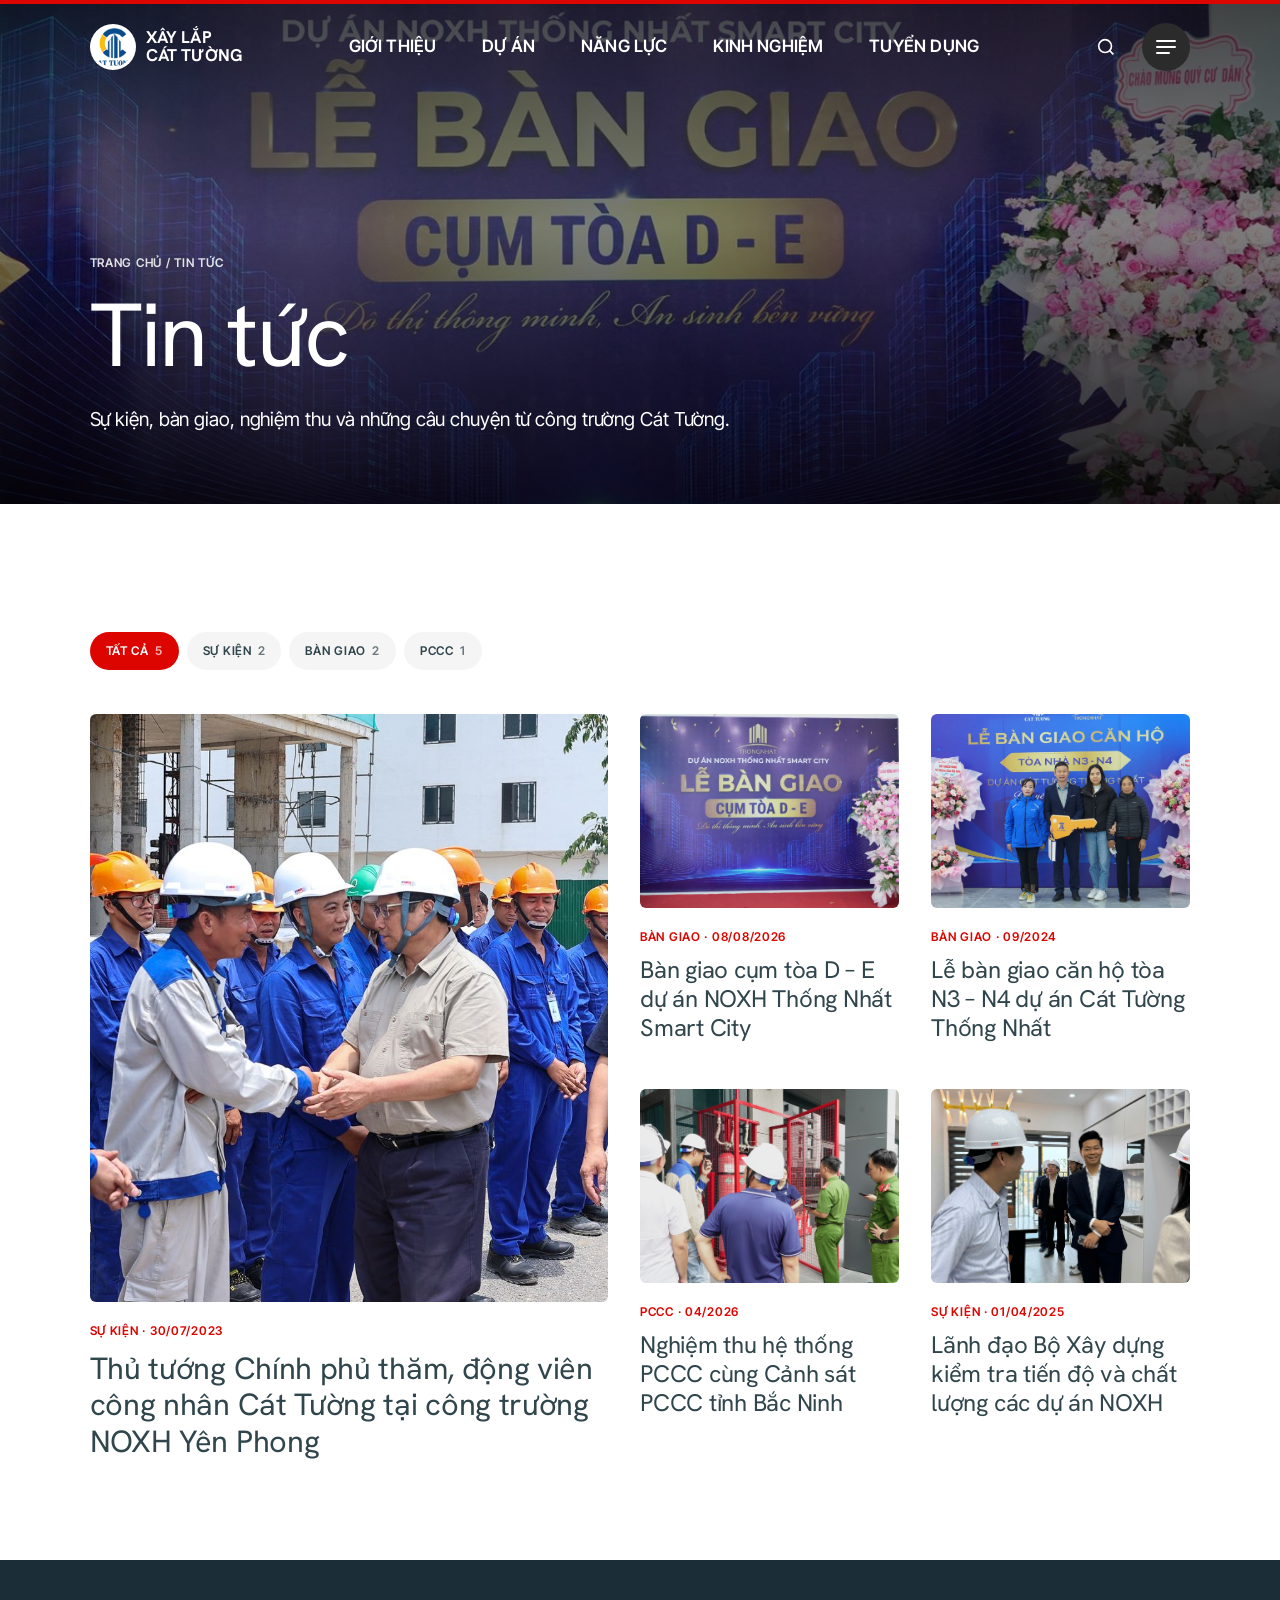
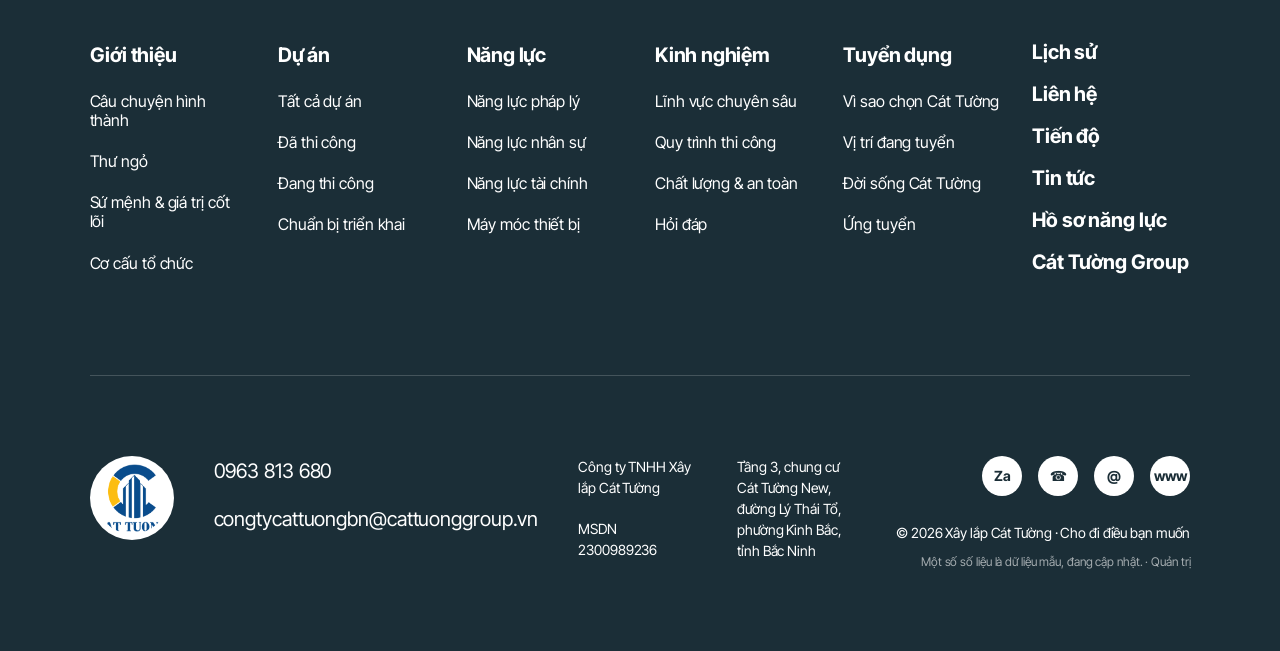
<file: tin-tuc-chi-tiet.html>
<!doctype html>
<html lang="vi">
<head>
<meta charset="utf-8"><meta name="viewport" content="width=device-width,initial-scale=1">
<title>Tin tức – Xây lắp Cát Tường</title>
<meta name="description" content="Tin tức Công ty TNHH Xây lắp Cát Tường.">
<link rel="icon" href="img/logo.png">
<link rel="preconnect" href="https://fonts.googleapis.com"><link rel="preconnect" href="https://fonts.gstatic.com" crossorigin>
<link href="https://fonts.googleapis.com/css2?family=Hanken+Grotesk:wght@400;500;600;700&family=Inter+Tight:ital,wght@0,400;0,500;0,600;0,700;1,400&display=swap" rel="stylesheet">
<link rel="stylesheet" href="assets/style.css">
</head>
<body data-page="tin-tuc">
<main id="main"><div id="root"></div></main>
<script>document.write('<scr'+'ipt src="assets/data.js?v='+Math.floor(Date.now()/60000)+'"></scr'+'ipt>')</script>
<script src="assets/app.js"></script>
<script>
const N=CT.news||[], id=new URLSearchParams(location.search).get('id'), n=N.find(x=>x.id===id), I=ctImg;
if(!n){location.replace('tin-tuc.html')}else{
document.title=n.title+' – Xây lắp Cát Tường';
const others=N.filter(x=>x!==n).slice(0,3);
document.getElementById('root').innerHTML=`
<section class="phero"><img src="${I(n.img)}" alt=""><div class="wrap">
  <div class="crumbs"><a href="index.html">Trang chủ</a> / <a href="tin-tuc.html">Tin tức</a></div>
  <span class="eyebrow" style="margin-top:18px">${n.tag||''} · ${n.date||''}</span>
  <h1 style="font-size:clamp(34px,5vw,72px);max-width:20ch">${n.title}</h1>${n.summary?`<p>${n.summary}</p>`:''}</div></section>
<section class="sec"><div class="wrap"><article class="article rv">${n.body||''}</article>
  <div class="btns" style="max-width:760px;margin:50px auto 0"><a class="arr" href="tin-tuc.html">Tất cả tin tức</a></div></div></section>
${others.length?`<section class="sec soft"><div class="wrap"><h2 class="h2">Tin khác</h2><div class="grid3">${others.map(o=>`<a class="card rv" href="tin-tuc-chi-tiet.html?id=${encodeURIComponent(o.id)}"><div class="ph"><img src="${I(o.img)}" alt="" loading="lazy"></div><div class="bd"><small>${o.tag||''} · ${o.date||''}</small><h3>${o.title}</h3></div></a>`).join('')}</div></div></section>`:''}`;
ctObserve();}
</script>
</body>
</html>
</file>
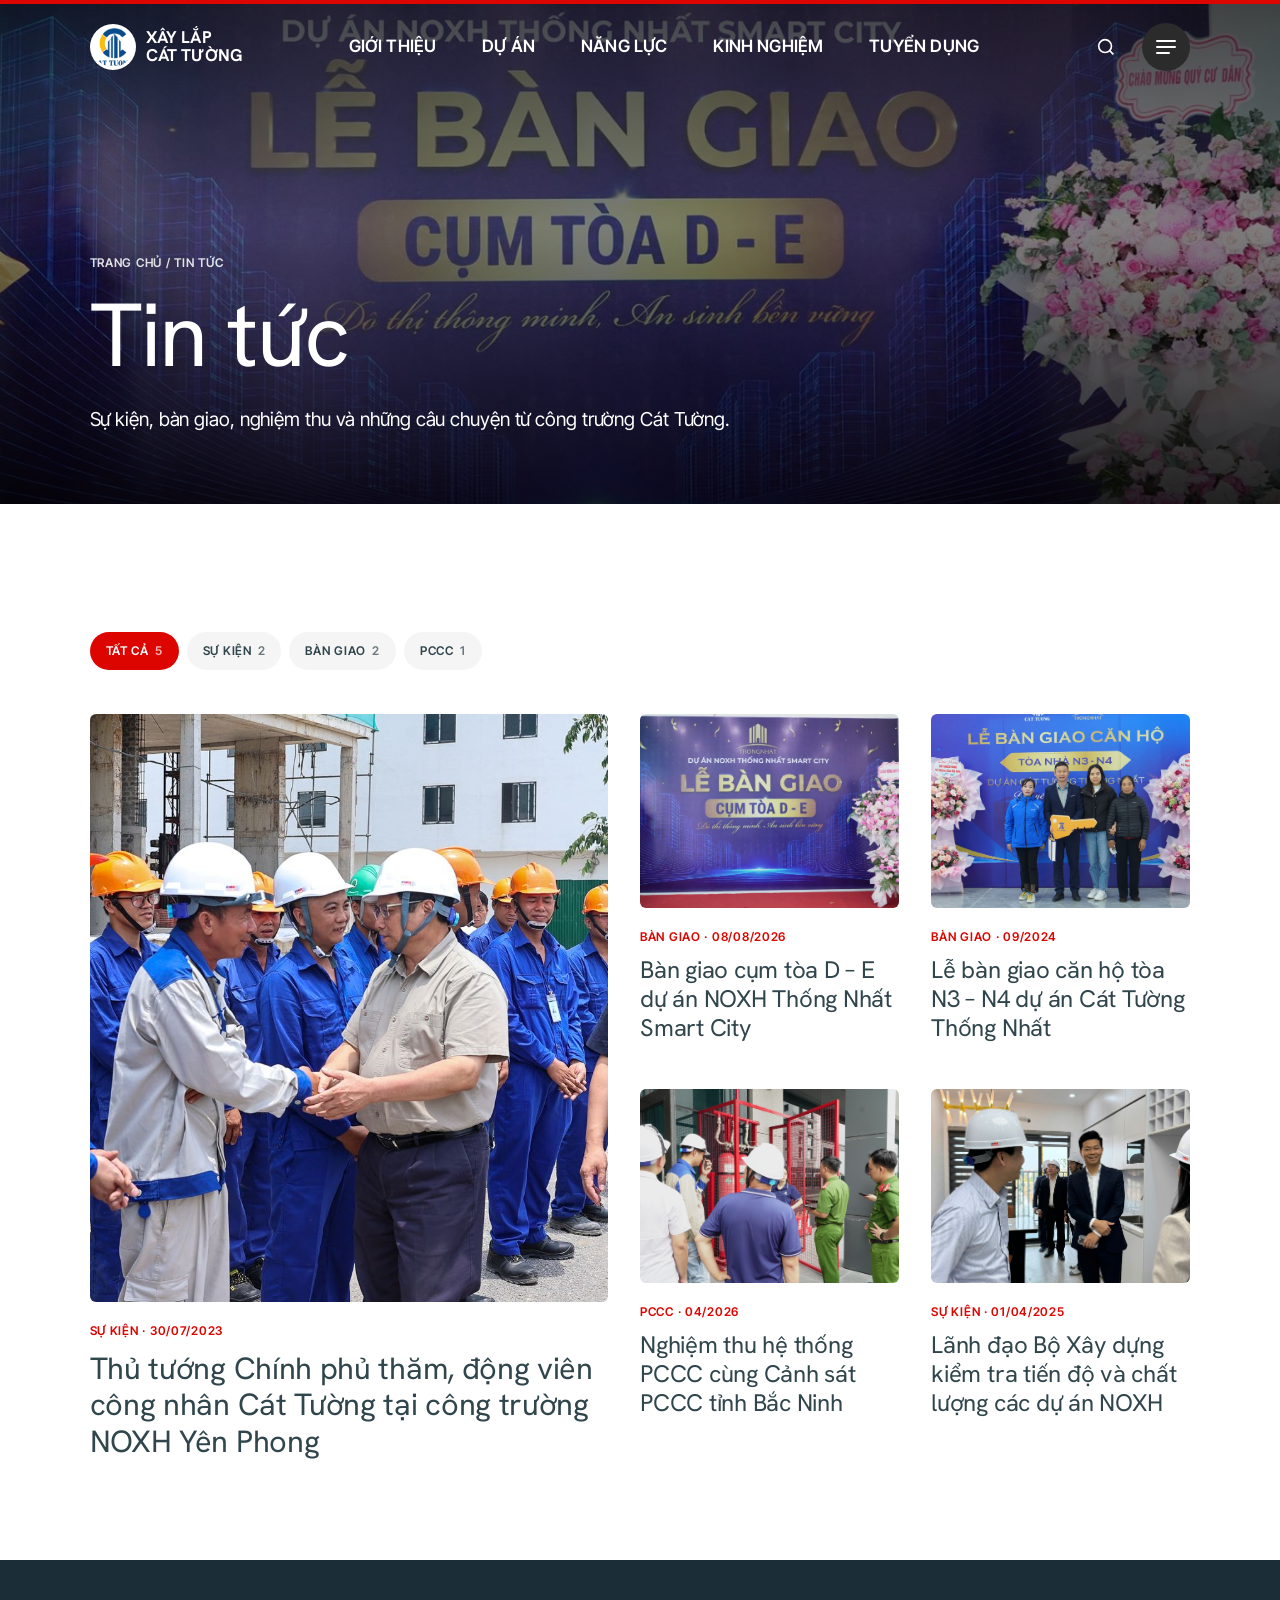
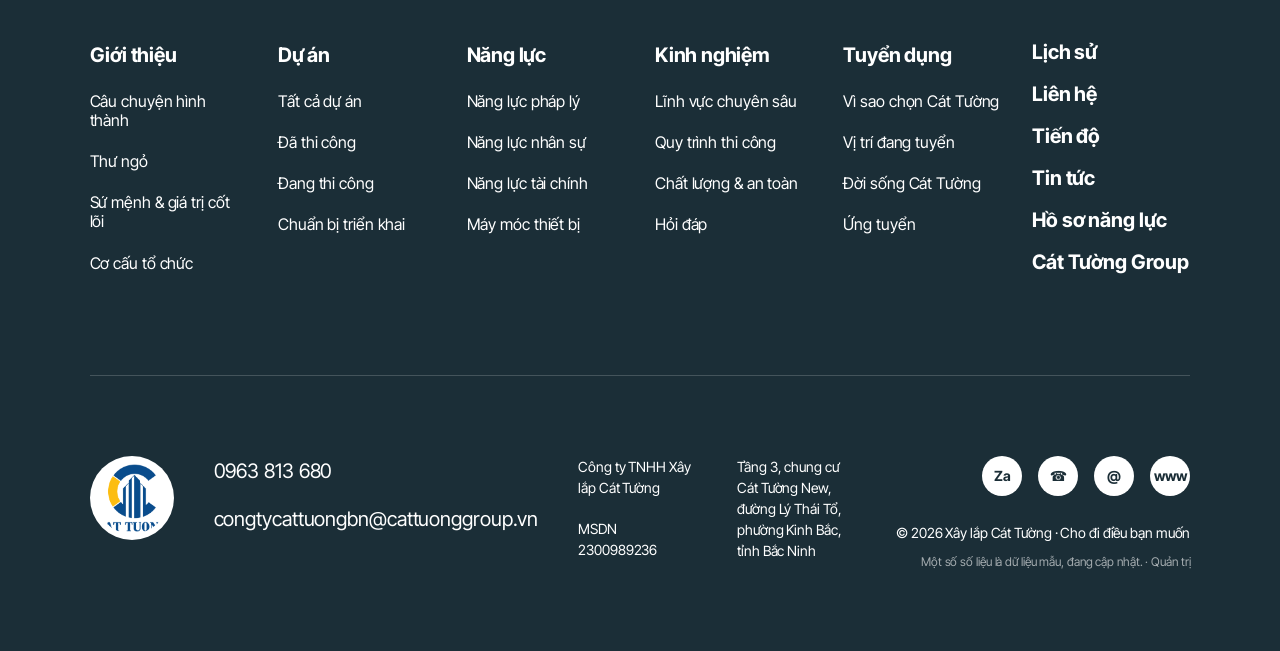
<file: tin-tuc.html>
<!doctype html>
<html lang="vi">
<head>
<meta charset="utf-8"><meta name="viewport" content="width=device-width,initial-scale=1">
<title>Tin tức – Xây lắp Cát Tường</title>
<meta name="description" content="Tin tức, sự kiện và hoạt động của Công ty TNHH Xây lắp Cát Tường.">
<link rel="icon" href="img/logo.png">
<link rel="preconnect" href="https://fonts.googleapis.com"><link rel="preconnect" href="https://fonts.gstatic.com" crossorigin>
<link href="https://fonts.googleapis.com/css2?family=Hanken+Grotesk:wght@400;500;600;700&family=Inter+Tight:ital,wght@0,400;0,500;0,600;0,700;1,400&display=swap" rel="stylesheet">
<link rel="stylesheet" href="assets/style.css">
</head>
<body data-page="tin-tuc">
<main id="main">
<section class="phero" style="min-height:56vh">
  <img src="img/tns-bg.jpg" alt="">
  <div class="wrap">
    <div class="crumbs"><a href="index.html">Trang chủ</a> / Tin tức</div>
    <h1>Tin tức</h1>
    <p>Sự kiện, bàn giao, nghiệm thu và những câu chuyện từ công trường Cát Tường.</p>
  </div>
</section>
<section class="sec">
  <div class="wrap">
    <div class="chips" id="chips"></div>
    <div class="posts" id="list"></div>
  </div>
</section>
</main>
<script>document.write('<scr'+'ipt src="assets/data.js?v='+Math.floor(Date.now()/60000)+'"></scr'+'ipt>')</script>
<script src="assets/app.js"></script>
<script>
const N=CT.news||[], I=ctImg, tags=['Tất cả',...new Set(N.map(n=>n.tag).filter(Boolean))];
const card=n=>`<a class="card rv" href="tin-tuc-chi-tiet.html?id=${encodeURIComponent(n.id)}"><div class="ph"><img src="${I(n.img)}" alt="" loading="lazy"></div><div class="bd"><small>${n.tag||''} · ${n.date||''}</small><h3>${n.title}</h3>${n.summary?`<p>${n.summary}</p>`:''}</div></a>`;
function render(k){
  document.getElementById('chips').innerHTML=tags.map(t=>`<button class="chip ${t===k?'on':''}">${t}<i>${t==='Tất cả'?N.length:N.filter(n=>n.tag===t).length}</i></button>`).join('');
  document.querySelectorAll('#chips .chip').forEach((b,i)=>b.onclick=()=>render(tags[i]));
  const L=document.getElementById('list');
  const items=N.filter(n=>k==='Tất cả'||n.tag===k);
  L.innerHTML=items.length?items.map(card).join(''):'<p class="lead">Chưa có tin nào.</p>';
  ctObserve(L);
}
render('Tất cả');
</script>
</body>
</html>
</file>
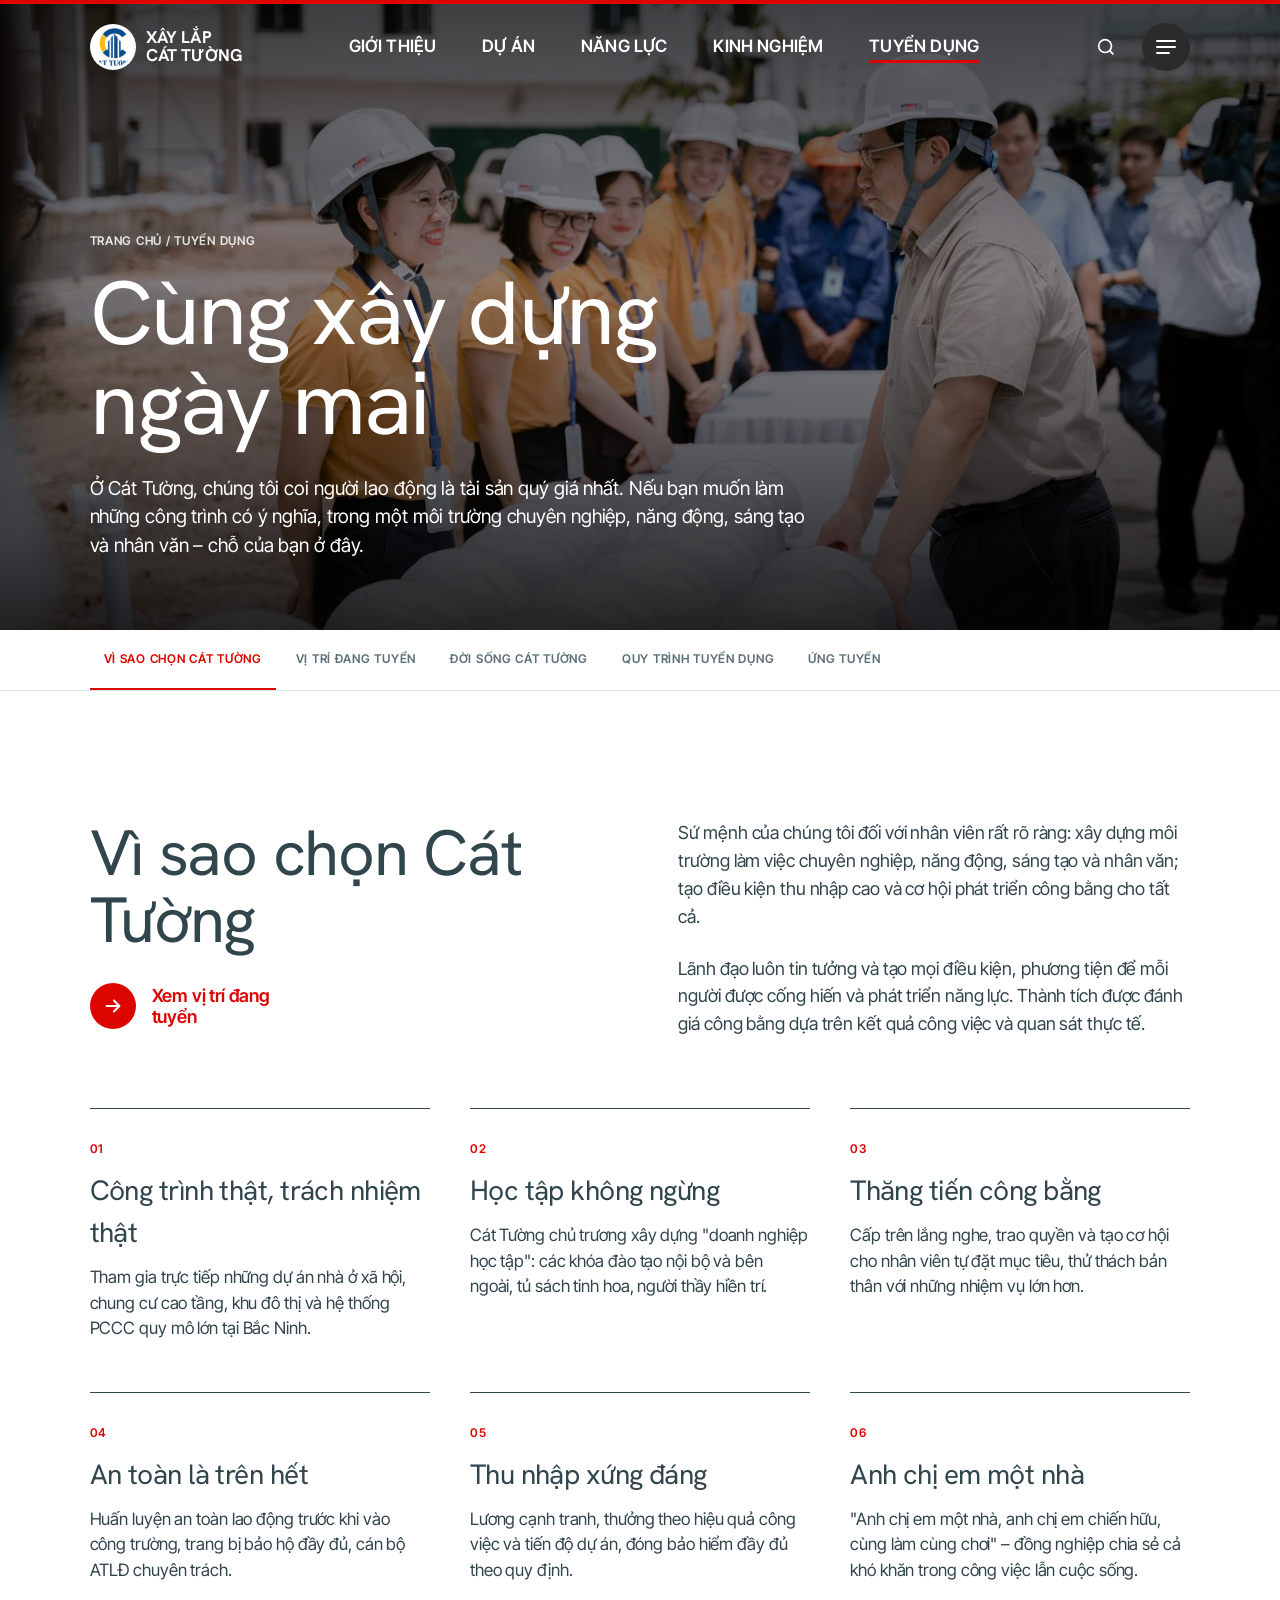
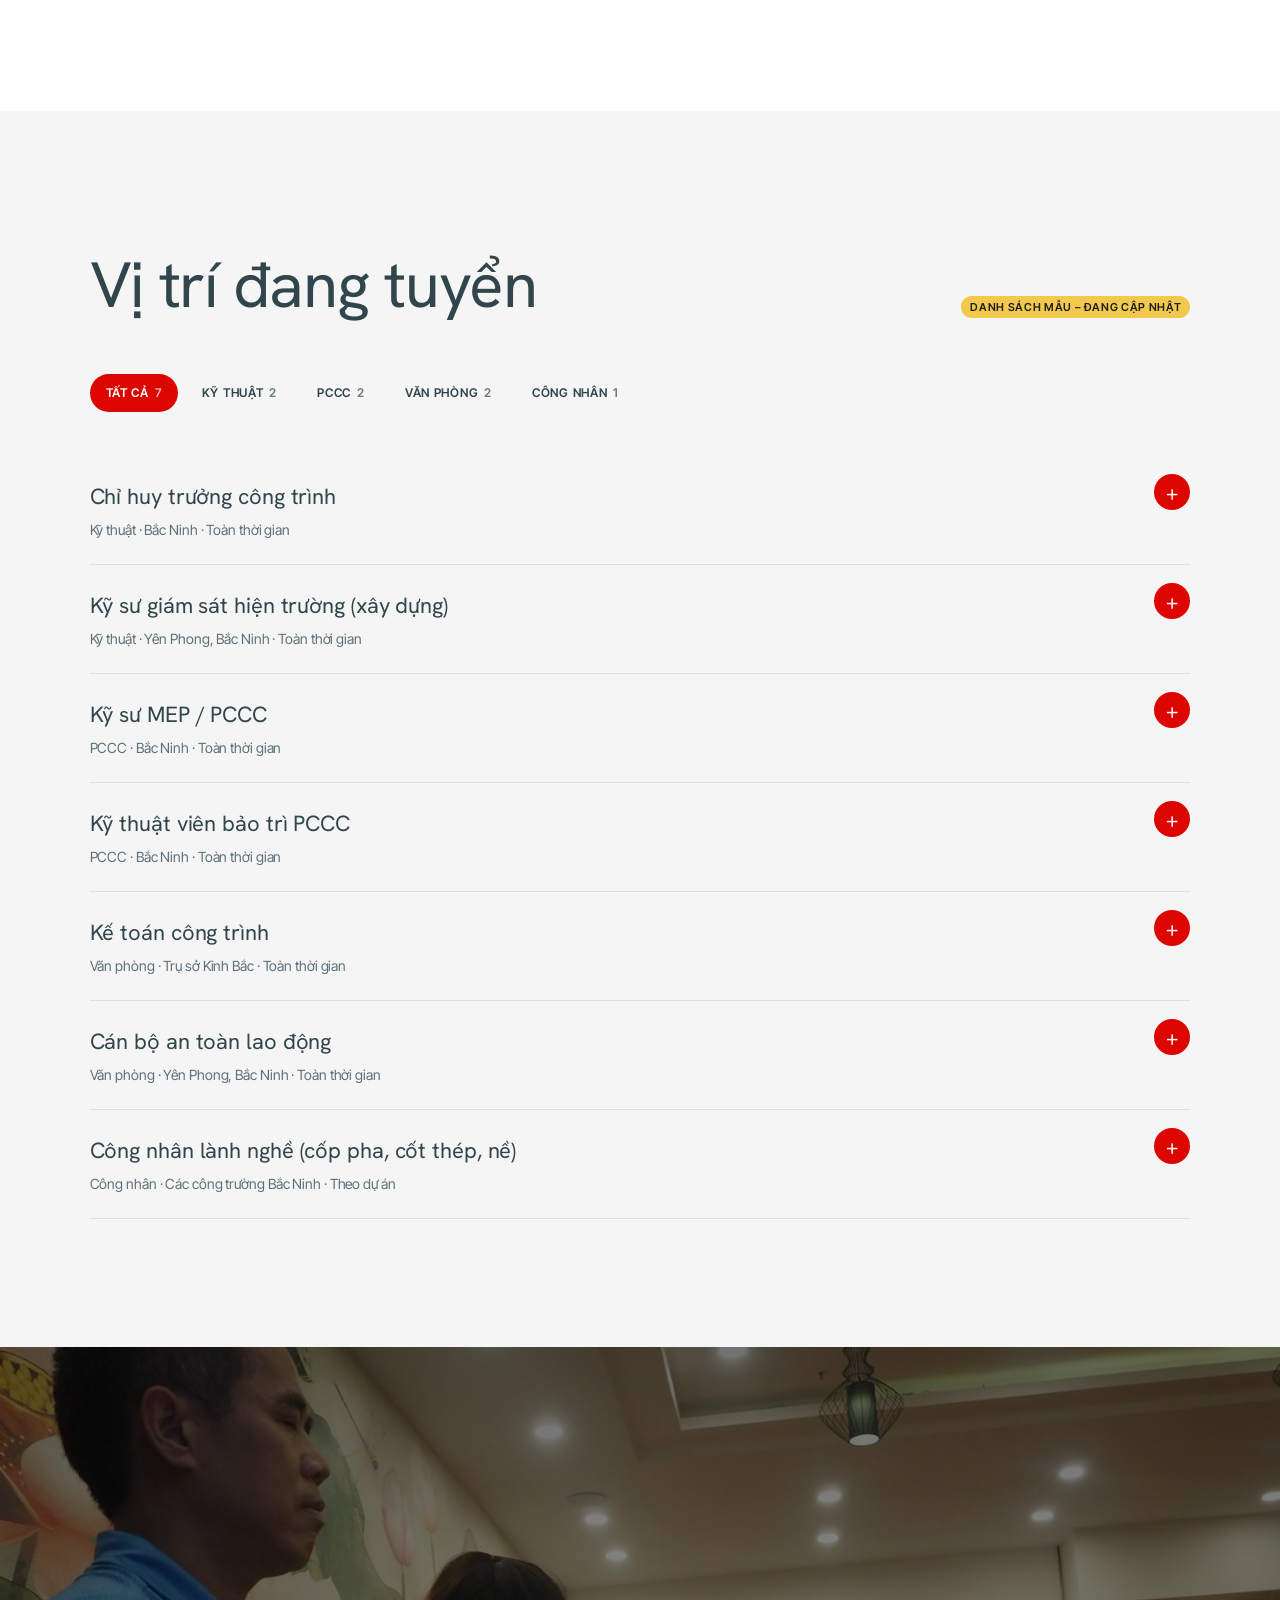
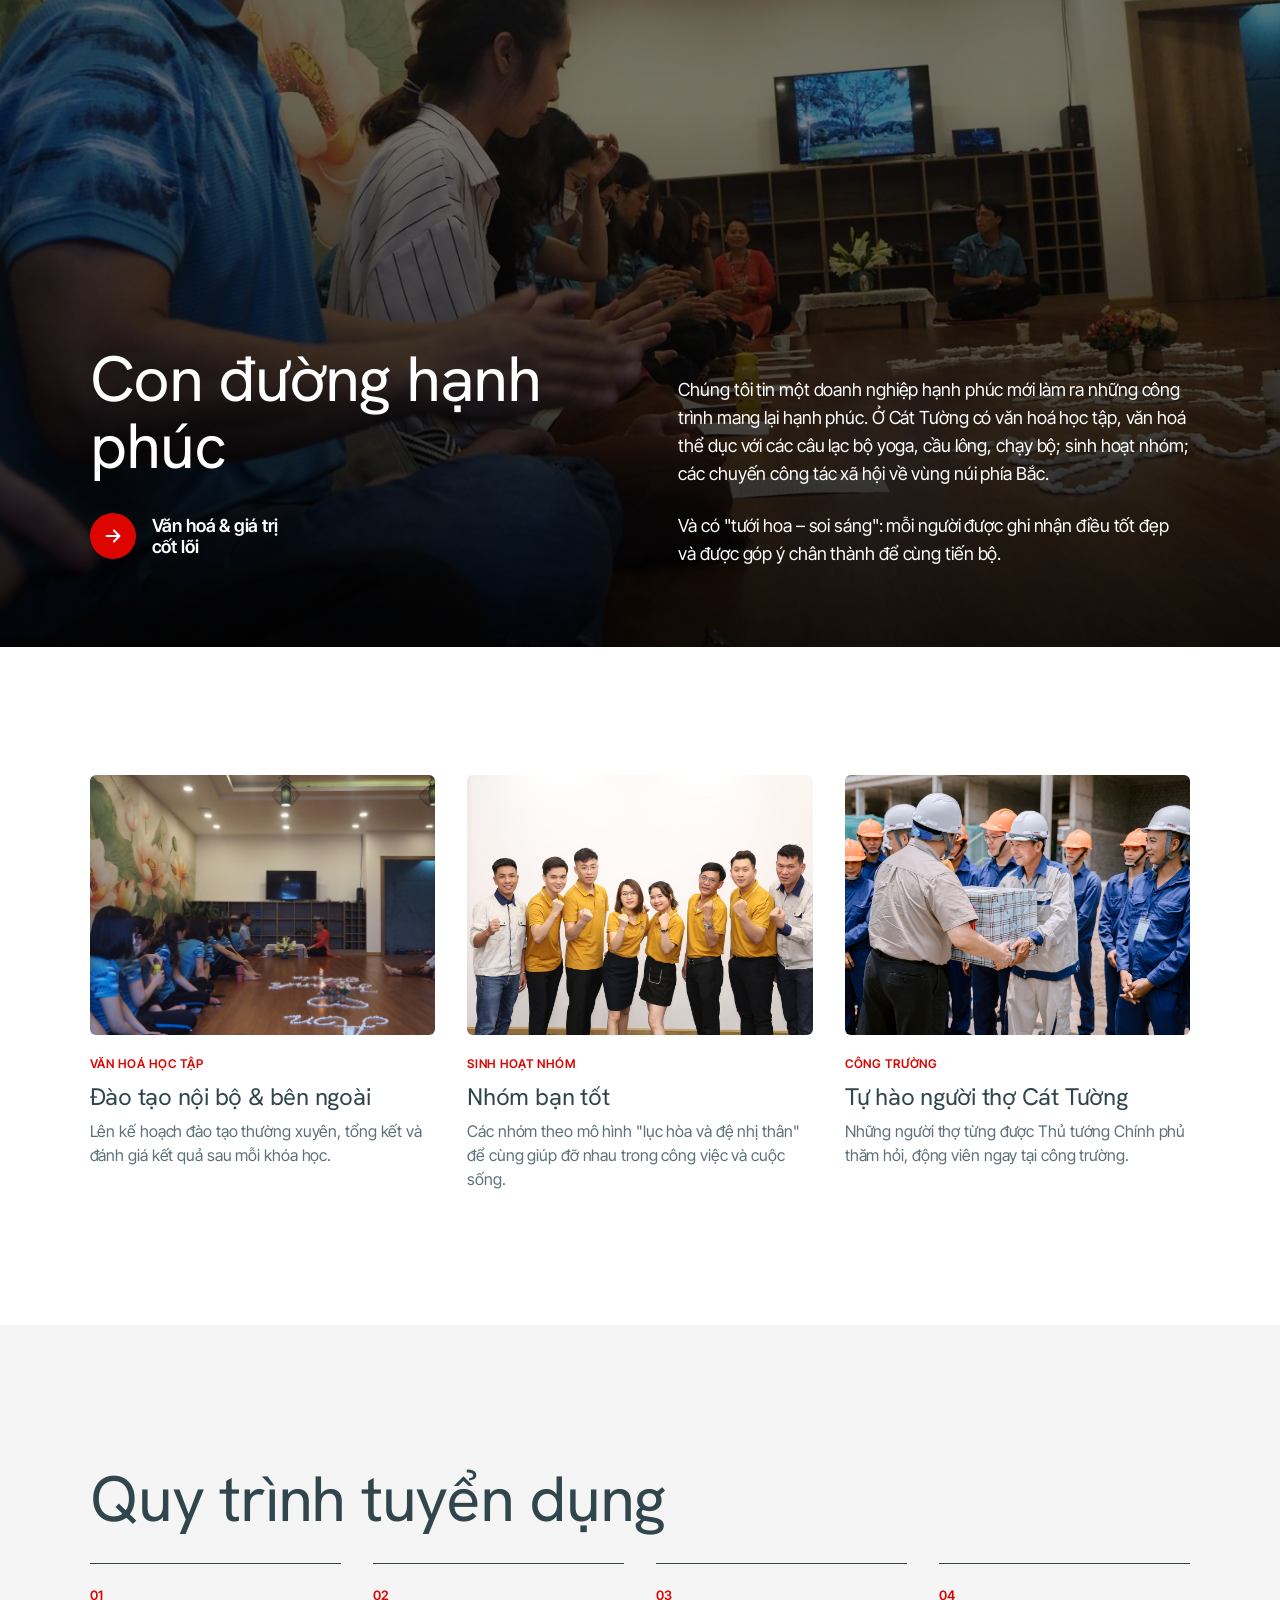
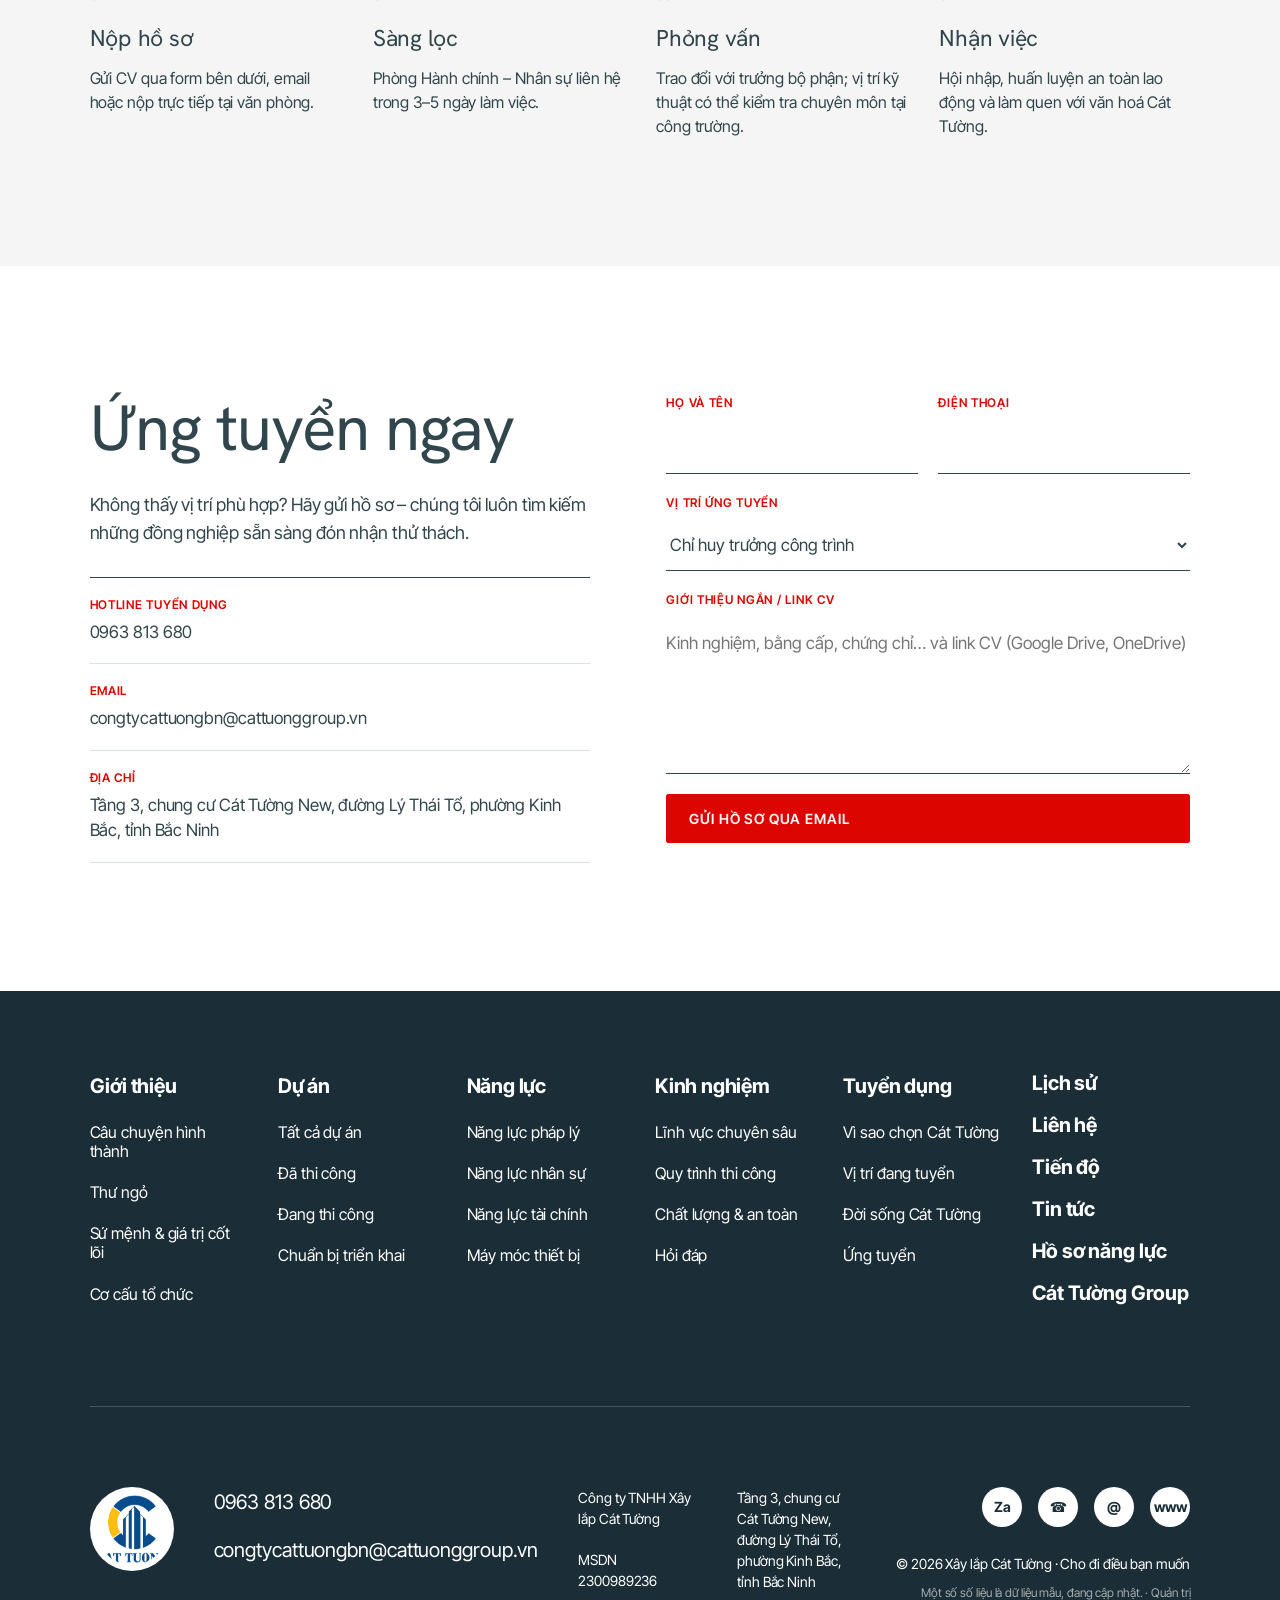
<file: tuyen-dung.html>
<!doctype html>
<html lang="vi">
<head>
<meta charset="utf-8"><meta name="viewport" content="width=device-width,initial-scale=1">
<title>Tuyển dụng – Xây lắp Cát Tường</title>
<meta name="description" content="Cơ hội nghề nghiệp tại Công ty TNHH Xây lắp Cát Tường: kỹ sư, chỉ huy trưởng, kỹ thuật PCCC, công nhân lành nghề.">
<link rel="icon" href="img/logo.png">
<link rel="preconnect" href="https://fonts.googleapis.com"><link rel="preconnect" href="https://fonts.gstatic.com" crossorigin>
<link href="https://fonts.googleapis.com/css2?family=Hanken+Grotesk:wght@400;500;600;700&family=Inter+Tight:ital,wght@0,400;0,500;0,600;0,700;1,400&display=swap" rel="stylesheet">
<link rel="stylesheet" href="assets/style.css">
</head>
<body data-page="tuyen-dung">
<main id="main">
<section class="phero">
  <img src="img/ttg-5.jpg" alt="Đội ngũ Cát Tường trên công trường">
  <div class="wrap">
    <div class="crumbs"><a href="index.html">Trang chủ</a> / Tuyển dụng</div>
    <h1>Cùng xây dựng ngày mai</h1>
    <p>Ở Cát Tường, chúng tôi coi người lao động là tài sản quý giá nhất. Nếu bạn muốn làm những công trình có ý nghĩa, trong một môi trường chuyên nghiệp, năng động, sáng tạo và nhân văn – chỗ của bạn ở đây.</p>
  </div>
</section>

<nav class="subnav"><div class="wrap"><a href="#vi-sao" class="on">Vì sao chọn Cát Tường</a><a href="#vi-tri">Vị trí đang tuyển</a><a href="#doi-song">Đời sống Cát Tường</a><a href="#quy-trinh">Quy trình tuyển dụng</a><a href="#ung-tuyen">Ứng tuyển</a></div></nav>

<!-- Vì sao -->
<section class="sec" id="vi-sao">
  <div class="wrap split">
    <div class="rv"><h2 class="h2">Vì sao chọn Cát Tường</h2><a class="arr" href="#vi-tri">Xem vị trí đang tuyển</a></div>
    <div class="rv"><p class="lead">Sứ mệnh của chúng tôi đối với nhân viên rất rõ ràng: xây dựng môi trường làm việc chuyên nghiệp, năng động, sáng tạo và nhân văn; tạo điều kiện thu nhập cao và cơ hội phát triển công bằng cho tất cả.</p>
      <p class="lead">Lãnh đạo luôn tin tưởng và tạo mọi điều kiện, phương tiện để mỗi người được cống hiến và phát triển năng lực. Thành tích được đánh giá công bằng dựa trên kết quả công việc và quan sát thực tế.</p></div>
  </div>
  <div class="wrap" style="margin-top:70px">
    <div class="vals">
      <div class="rv"><span>01</span><h3 style="font-size:28px">Công trình thật, trách nhiệm thật</h3><p>Tham gia trực tiếp những dự án nhà ở xã hội, chung cư cao tầng, khu đô thị và hệ thống PCCC quy mô lớn tại Bắc Ninh.</p></div>
      <div class="rv"><span>02</span><h3 style="font-size:28px">Học tập không ngừng</h3><p>Cát Tường chủ trương xây dựng "doanh nghiệp học tập": các khóa đào tạo nội bộ và bên ngoài, tủ sách tinh hoa, người thầy hiền trí.</p></div>
      <div class="rv"><span>03</span><h3 style="font-size:28px">Thăng tiến công bằng</h3><p>Cấp trên lắng nghe, trao quyền và tạo cơ hội cho nhân viên tự đặt mục tiêu, thử thách bản thân với những nhiệm vụ lớn hơn.</p></div>
      <div class="rv"><span>04</span><h3 style="font-size:28px">An toàn là trên hết</h3><p>Huấn luyện an toàn lao động trước khi vào công trường, trang bị bảo hộ đầy đủ, cán bộ ATLĐ chuyên trách.</p></div>
      <div class="rv"><span>05</span><h3 style="font-size:28px">Thu nhập xứng đáng</h3><p>Lương cạnh tranh, thưởng theo hiệu quả công việc và tiến độ dự án, đóng bảo hiểm đầy đủ theo quy định.</p></div>
      <div class="rv"><span>06</span><h3 style="font-size:28px">Anh chị em một nhà</h3><p>"Anh chị em một nhà, anh chị em chiến hữu, cùng làm cùng chơi" – đồng nghiệp chia sẻ cả khó khăn trong công việc lẫn cuộc sống.</p></div>
    </div>
  </div>
</section>

<!-- Vị trí -->
<section class="sec soft" id="vi-tri">
  <div class="wrap">
    <div class="sec-head"><h2 class="h2 rv">Vị trí đang tuyển</h2><span class="badge-sample">Danh sách mẫu – đang cập nhật</span></div>
    <div class="chips" id="jchips"></div>
    <div class="acc rv" id="jobs"></div>
  </div>
</section>

<!-- Đời sống -->
<section class="vbg" id="doi-song">
  <img src="img/career-1.jpg" alt="">
  <div class="wrap split">
    <div class="rv"><h2 class="h2">Con đường hạnh phúc</h2><a class="arr" href="gioi-thieu.html#gia-tri">Văn hoá & giá trị cốt lõi</a></div>
    <div class="rv"><p class="lead">Chúng tôi tin một doanh nghiệp hạnh phúc mới làm ra những công trình mang lại hạnh phúc. Ở Cát Tường có văn hoá học tập, văn hoá thể dục với các câu lạc bộ yoga, cầu lông, chạy bộ; sinh hoạt nhóm; các chuyến công tác xã hội về vùng núi phía Bắc.</p>
      <p class="lead">Và có "tưới hoa – soi sáng": mỗi người được ghi nhận điều tốt đẹp và được góp ý chân thành để cùng tiến bộ.</p></div>
  </div>
</section>

<section class="sec">
  <div class="wrap">
    <div class="grid3">
      <a class="card rv" href="img/career-2.jpg" data-lb="life" data-cap="Đào tạo nội bộ"><div class="ph"><img src="img/career-2.jpg" alt="" loading="lazy"></div><div class="bd"><small>Văn hoá học tập</small><h3>Đào tạo nội bộ & bên ngoài</h3><p>Lên kế hoạch đào tạo thường xuyên, tổng kết và đánh giá kết quả sau mỗi khóa học.</p></div></a>
      <a class="card rv" href="img/team-1.jpg" data-lb="life" data-cap="Đội ngũ Cát Tường"><div class="ph"><img src="img/team-1.jpg" alt="" loading="lazy"></div><div class="bd"><small>Sinh hoạt nhóm</small><h3>Nhóm bạn tốt</h3><p>Các nhóm theo mô hình "lục hòa và đệ nhị thân" để cùng giúp đỡ nhau trong công việc và cuộc sống.</p></div></a>
      <a class="card rv" href="img/ttg-2.jpg" data-lb="life" data-cap="Công nhân Cát Tường trên công trường"><div class="ph"><img src="img/ttg-2.jpg" alt="" loading="lazy"></div><div class="bd"><small>Công trường</small><h3>Tự hào người thợ Cát Tường</h3><p>Những người thợ từng được Thủ tướng Chính phủ thăm hỏi, động viên ngay tại công trường.</p></div></a>
    </div>
  </div>
</section>

<!-- Quy trình -->
<section class="sec soft" id="quy-trinh">
  <div class="wrap">
    <h2 class="h2 rv">Quy trình tuyển dụng</h2>
    <div class="steps rv">
      <div class="step"><h3>Nộp hồ sơ</h3><p>Gửi CV qua form bên dưới, email hoặc nộp trực tiếp tại văn phòng.</p></div>
      <div class="step"><h3>Sàng lọc</h3><p>Phòng Hành chính – Nhân sự liên hệ trong 3–5 ngày làm việc.</p></div>
      <div class="step"><h3>Phỏng vấn</h3><p>Trao đổi với trưởng bộ phận; vị trí kỹ thuật có thể kiểm tra chuyên môn tại công trường.</p></div>
      <div class="step"><h3>Nhận việc</h3><p>Hội nhập, huấn luyện an toàn lao động và làm quen với văn hoá Cát Tường.</p></div>
    </div>
  </div>
</section>

<!-- Ứng tuyển -->
<section class="sec" id="ung-tuyen">
  <div class="wrap split">
    <div class="rv"><h2 class="h2">Ứng tuyển ngay</h2><p class="lead">Không thấy vị trí phù hợp? Hãy gửi hồ sơ – chúng tôi luôn tìm kiếm những đồng nghiệp sẵn sàng đón nhận thử thách.</p>
      <dl class="facts" style="grid-template-columns:1fr;margin-top:30px"><div><dt>Hotline tuyển dụng</dt><dd><a href="tel:0963813680">0963 813 680</a></dd></div><div><dt>Email</dt><dd><a href="mailto:congtycattuongbn@cattuonggroup.vn">congtycattuongbn@cattuonggroup.vn</a></dd></div><div><dt>Địa chỉ</dt><dd>Tầng 3, chung cư Cát Tường New, đường Lý Thái Tổ, phường Kinh Bắc, tỉnh Bắc Ninh</dd></div></dl></div>
    <form class="form rv" id="f">
      <div class="f"><label for="n">Họ và tên</label><input id="n" required></div>
      <div class="f"><label for="p">Điện thoại</label><input id="p" type="tel" required></div>
      <div class="f full"><label for="j">Vị trí ứng tuyển</label><select id="j"></select></div>
      <div class="f full"><label for="m">Giới thiệu ngắn / link CV</label><textarea id="m" rows="5" placeholder="Kinh nghiệm, bằng cấp, chứng chỉ… và link CV (Google Drive, OneDrive)"></textarea></div>
      <div class="f full"><button class="btn btn-p" type="submit">Gửi hồ sơ qua email</button></div>
    </form>
  </div>
</section>
</main>
<script>document.write('<scr'+'ipt src="assets/data.js?v='+Math.floor(Date.now()/60000)+'"></scr'+'ipt>')</script>
<script src="assets/app.js"></script>
<script>
const J=CT.jobs.map(j=>[j.group,j.title,j.place,j.type,j.desc,j.req]);
const G=['Tất cả',...new Set(J.map(j=>j[0]))];
const jc=document.getElementById('jchips'),jb=document.getElementById('jobs');
function render(k){jc.innerHTML=G.map(g=>`<button class="chip ${g===k?'on':''}">${g}<i>${g==='Tất cả'?J.length:J.filter(j=>j[0]===g).length}</i></button>`).join('');
 jc.querySelectorAll('.chip').forEach((b,i)=>b.onclick=()=>render(G[i]));
 jb.innerHTML=J.filter(j=>k==='Tất cả'||j[0]===k).map(j=>`<details><summary>${j[1]}<small style="display:block;font-family:var(--font);font-size:14px;color:var(--muted);margin-top:6px">${j[0]} · ${j[2]} · ${j[3]}</small></summary><p><b>Mô tả công việc:</b> ${j[4]}</p><p><b>Yêu cầu:</b> ${j[5]}</p><p><a class="arr" href="#ung-tuyen" data-job="${j[1]}">Ứng tuyển vị trí này</a></p></details>`).join('');
 jb.querySelectorAll('[data-job]').forEach(a=>a.onclick=()=>{document.getElementById('j').value=a.dataset.job});}
render('Tất cả');
document.getElementById('j').innerHTML=J.map(j=>`<option>${j[1]}</option>`).join('')+'<option>Vị trí khác</option>';
document.getElementById('f').onsubmit=e=>{e.preventDefault();const v=id=>document.getElementById(id).value;
 location.href='mailto:'+CT.company.email+'?subject='+encodeURIComponent('[Ứng tuyển] '+v('j')+' – '+v('n'))+'&body='+encodeURIComponent(`Họ tên: ${v('n')}\nĐiện thoại: ${v('p')}\nVị trí: ${v('j')}\n\n${v('m')}`);};
</script>
</body>
</html>
</file>
<file: assets/style.css>
/* Xây lắp Cát Tường — hệ thiết kế theo bechtel.com
   Màu: đỏ #DC0500, teal chữ #30454C, đen #1E1E1E, vàng nhãn #F2C94C, chân trang #1B2E37
   Chữ: Apfel Grotezk → Hanken Grotesk, Neue Haas Grotesk → Inter Tight, Necto Mono → Geist Mono (font gốc không có dấu tiếng Việt) */
:root{
  --red:#DC0500;--red-dark:#940200;--red-faded:#FFC8C7;--teal:#30454C;--teal-dark:#1B2E37;--black:#1E1E1E;--yellow:#F2C94C;
  --gray-l:#DBE2E6;--gray-d:#B7C9D4;--soft:#F5F5F5;--line:#DBE2E6;--paper:#fff;
  --ink:var(--teal);--ink-2:var(--teal);--muted:#5d7079;
  /* bí danh cho các trang con */
  --navy:var(--black);--blue:var(--red);--accent:var(--yellow);--sky:var(--red);
  --max:1240px;--gut:clamp(16px,7vw,100px);--radius:6px;
  --font:'Inter Tight',ui-sans-serif,system-ui,sans-serif;
  --f-head:'Hanken Grotesk',ui-sans-serif,system-ui,sans-serif;
  --f-mono:'Inter Tight',ui-sans-serif,system-ui,sans-serif;
}
*{box-sizing:border-box;margin:0;padding:0}
html{scroll-behavior:smooth}
body{font-family:var(--font);color:var(--teal);background:#fff;font-size:20px;line-height:1.5;letter-spacing:-.005em;-webkit-font-smoothing:antialiased;overflow-x:hidden}
img,video{max-width:100%;display:block}
a{color:inherit;text-decoration:none}
button{font:inherit;cursor:pointer;border:0;background:none;color:inherit}
.wrap{max-width:calc(var(--max) + 2*var(--gut));margin:0 auto;padding:0 var(--gut)}
.skip{position:absolute;left:-999px;top:8px;background:var(--red);color:#fff;padding:8px 14px;z-index:999}
.skip:focus{left:8px}
h1,h2,h3,.h2,.h3{font-family:var(--f-head);font-weight:400;letter-spacing:-.01em}
.mono,.eyebrow{font-family:var(--f-mono);text-transform:uppercase;letter-spacing:.02em}

/* ---------- header ---------- */
.hdr{position:fixed;inset:0 0 auto 0;z-index:100;color:#fff;border-top:4px solid var(--red);transition:transform .35s,background .3s,color .3s}
.hdr.solid,.hdr.light{background:#fff;color:var(--teal);box-shadow:0 1px 0 var(--line)}
.hdr.hide{transform:translateY(-100%)}
.hdr-in{display:flex;align-items:center;gap:40px;height:86px}
.brand{display:flex;align-items:center;gap:10px;font-family:var(--f-head);font-weight:700;font-size:17px;line-height:1.05;letter-spacing:.01em}
.brand img{width:46px;height:46px;object-fit:contain;background:#fff;border-radius:50%;padding:3px}
.brand small{display:block;font-family:var(--f-mono);font-weight:400;font-size:10px;letter-spacing:.06em;opacity:.8;text-transform:uppercase;margin-top:3px}
.nav{display:flex;gap:6px;margin-left:auto;align-items:center;list-style:none}
.nav>li{position:relative;list-style:none}
.nav>li>a{display:block;padding:30px 20px;font-weight:600;font-size:17px;text-transform:uppercase;letter-spacing:.01em}
.nav>li>a.on,.nav>li:hover>a{color:var(--red)}
.hdr:not(.solid):not(.light) .nav>li:hover>a,.hdr:not(.solid):not(.light) .nav>li>a.on{color:#fff;text-decoration:underline;text-decoration-color:var(--red);text-decoration-thickness:3px;text-underline-offset:8px}
.mega{position:absolute;top:100%;left:50%;transform:translateX(-50%) translateY(6px);width:620px;background:#fff;color:var(--teal);display:grid;grid-template-columns:240px 1fr;opacity:0;visibility:hidden;transition:.25s;box-shadow:0 24px 60px rgba(0,0,0,.18);border-radius:var(--radius);overflow:hidden}
.nav>li:hover .mega,.nav>li:focus-within .mega{opacity:1;visibility:visible;transform:translateX(-50%)}
.mega img{width:100%;height:100%;object-fit:cover;min-height:240px}
.mega ul{list-style:none;padding:26px 30px}
.mega li a{display:block;padding:9px 0;font-size:17px;font-weight:500}
.mega li a:hover{color:var(--red)}
.mega h4{font-family:var(--f-mono);font-weight:400;font-size:12px;letter-spacing:.04em;text-transform:uppercase;color:var(--red);margin-bottom:8px}
.hdr .icons{display:flex;align-items:center;gap:14px}
.hdr .search{width:44px;height:44px;display:grid;place-items:center}
.burger{width:48px;height:48px;border-radius:50%;background:#2b2b2b;position:relative;display:block}
.hdr.solid .burger,.hdr.light .burger{background:var(--soft)}
.burger span{position:absolute;left:14px;height:2px;background:#fff;border-radius:2px;transition:.3s}
.hdr.solid .burger span,.hdr.light .burger span{background:var(--teal)}
.burger span:nth-child(1){top:17px;width:20px}.burger span:nth-child(2){top:23px;width:20px}.burger span:nth-child(3){top:29px;width:14px}
.hdr .cta{display:none}

/* full menu (meganav) */
.meganav{position:fixed;inset:0;z-index:200;background:#fff;color:var(--teal);display:grid;grid-template-columns:minmax(300px,30%) 1fr;transform:translateY(-102%);transition:transform .5s cubic-bezier(.7,0,.2,1);overflow:auto}
.menu-open .meganav{transform:none}
.menu-open{overflow:hidden}
.meganav .col-l{background:var(--soft);padding:110px 40px 60px}
.meganav .col-r{padding:110px clamp(24px,5vw,80px) 60px;display:grid;grid-template-columns:repeat(3,1fr);gap:40px 50px;align-content:start}
.meganav h5{font-family:var(--f-mono);font-weight:400;font-size:12px;text-transform:uppercase;letter-spacing:.04em;color:var(--red);margin-bottom:14px}
.meganav .grp>a{display:block;font-family:var(--f-head);font-size:30px;line-height:1.15;margin-bottom:14px}
.meganav .grp>a:hover,.meganav li a:hover{color:var(--red)}
.meganav ul{list-style:none}.meganav li a{display:block;padding:6px 0;font-size:18px}
.meganav .post{display:grid;grid-template-columns:96px 1fr;gap:14px;margin-bottom:20px;align-items:center}
.meganav .post img{aspect-ratio:1;object-fit:cover;border-radius:4px}
.meganav .post b{display:block;font-weight:500;font-size:16px;line-height:1.3}
.meganav .post small{font-family:var(--f-mono);font-size:11px;text-transform:uppercase;color:var(--muted)}
.meganav .close{position:absolute;top:26px;right:clamp(16px,7vw,100px);width:48px;height:48px;border-radius:50%;background:var(--soft);font-size:26px;line-height:1}
.meganav .mtop{position:absolute;top:26px;left:40px}
.meganav .contact{grid-column:1/-1;border-top:1px solid var(--line);padding-top:26px;display:flex;gap:40px;flex-wrap:wrap;font-size:18px}
@media (max-width:1100px){.nav{display:none}}
@media (max-width:860px){.meganav{grid-template-columns:1fr}.meganav .col-l{order:2;padding:40px 24px}.meganav .col-r{grid-template-columns:1fr;padding:100px 24px 30px;gap:26px}.meganav .mtop{left:24px}.meganav .close{right:16px}}

/* ---------- arrow links (đặc trưng Bechtel) ---------- */
.arr,.link{display:inline-flex;align-items:center;gap:16px;color:var(--red);font-weight:600;font-size:18px;line-height:1.2;letter-spacing:-.01em;border:0;padding:0}
.arr::before,.link::before{content:"";flex:0 0 46px;height:46px;border-radius:50%;background:var(--red) url("data:image/svg+xml,%3Csvg xmlns='http://www.w3.org/2000/svg' viewBox='0 0 24 24' fill='none' stroke='white' stroke-width='2.2' stroke-linecap='round' stroke-linejoin='round'%3E%3Cpath d='M5 12h14M13 6l6 6-6 6'/%3E%3C/svg%3E") center/22px no-repeat;transition:transform .25s,background-color .25s}
.arr:hover::before,.link:hover::before{transform:translateX(4px);background-color:var(--red-dark)}
.on-dark .arr,.dark .link,.dark .arr,.vbg .arr{color:#fff}
.link .arrow::after{content:none}
.arr.up::before{background-image:url("data:image/svg+xml,%3Csvg xmlns='http://www.w3.org/2000/svg' viewBox='0 0 24 24' fill='none' stroke='white' stroke-width='2.2' stroke-linecap='round'%3E%3Cpath d='M7 17L17 7M8 7h9v9'/%3E%3C/svg%3E")}
.go{position:absolute;right:20px;bottom:20px;width:40px;height:40px;border-radius:50%;background:var(--red) url("data:image/svg+xml,%3Csvg xmlns='http://www.w3.org/2000/svg' viewBox='0 0 24 24' fill='none' stroke='white' stroke-width='2' stroke-linecap='round'%3E%3Cpath d='M7 17L17 7M8 7h9v9'/%3E%3C/svg%3E") center/20px no-repeat;transition:transform .25s}
a:hover .go{transform:scale(1.1)}

/* buttons (mono, viền đỏ như ACCEPT ALL) */
.btn{display:inline-flex;align-items:center;gap:10px;padding:13px 22px;font-family:var(--f-mono);font-size:14px;text-transform:uppercase;letter-spacing:.04em;border:1.5px solid var(--red);border-radius:2px;transition:.2s}
.btn-p,.btn-d{background:var(--red);color:#fff}
.btn-p:hover,.btn-d:hover{background:var(--red-dark);border-color:var(--red-dark)}
.btn-o{color:#fff;border-color:#fff}
.btn-o:hover{background:#fff;color:var(--black)}
.btns{display:flex;gap:14px;flex-wrap:wrap;margin-top:34px}
.arrow::after{content:" →"}

/* ---------- home hero ---------- */
.hero{position:relative;min-height:100svh;background:#000;color:#fff;display:flex;align-items:flex-end;overflow:hidden}
.hero-bg{position:absolute;inset:0}
.hero-bg video,.hero-bg img{width:100%;height:100%;object-fit:cover;opacity:.7}
.hero::after{content:"";position:absolute;inset:0;background:linear-gradient(180deg,rgba(0,0,0,.55),rgba(0,0,0,.15) 40%,rgba(0,0,0,.7))}
.hero-in{position:relative;z-index:2;width:100%;padding-top:140px;padding-bottom:70px;display:grid;grid-template-columns:1fr 340px;gap:60px;align-items:end}
.hero h1{font-size:clamp(48px,8.4vw,120px);line-height:1;letter-spacing:-.02em;max-width:11ch}
.hero p{font-size:clamp(18px,1.6vw,24px);line-height:1.5;max-width:36em;margin-top:44px;letter-spacing:-.015em}
.hero-news{position:relative;display:flex;align-items:center;gap:16px}
.hero-news .stack{position:relative;flex:1}
.hero-news .stack::before{content:"";position:absolute;inset:18px 18px -2px -18px;background:#fff;opacity:.85;border-radius:8px;z-index:0}
.hero-news .nc{position:relative;z-index:1;background:#fff;color:var(--black);border-radius:8px;padding:22px;display:none}
.hero-news .nc.on{display:block;animation:fade .5s}
.hero-news .nc img{border-radius:6px;aspect-ratio:16/9;object-fit:cover;width:100%}
.hero-news .nc b{display:block;font-weight:500;font-size:17px;line-height:1.3;margin-top:16px}
.hero-news .nc small{display:block;font-family:var(--f-mono);font-size:11px;text-transform:uppercase;color:var(--red);margin-top:10px}
.hero-news>button{width:28px;height:40px;font-size:30px;color:#fff;opacity:.85}
.hero-news>button:hover{opacity:1}
@keyframes fade{from{opacity:0;transform:translateY(10px)}to{opacity:1;transform:none}}
@media (max-width:900px){.hero-in{grid-template-columns:1fr;gap:40px}.hero-news{max-width:380px}}

/* ---------- inner hero ---------- */
.phero{position:relative;color:#fff;min-height:70vh;display:flex;align-items:flex-end;background:#000;overflow:hidden}
.phero>img,.phero>video{position:absolute;inset:0;width:100%;height:100%;object-fit:cover;opacity:.6}
.phero::before{content:"";position:absolute;inset:0;z-index:1;background:linear-gradient(180deg,rgba(0,0,0,.5),rgba(0,0,0,.05) 45%,rgba(0,0,0,.75))}
.phero .wrap{position:relative;z-index:2;padding-top:150px;padding-bottom:70px;width:100%}
.phero h1{font-size:clamp(44px,7vw,104px);line-height:1;letter-spacing:-.02em;margin:18px 0 26px;max-width:14ch}
.phero p{max-width:38em;font-size:clamp(18px,1.5vw,22px)}
.crumbs{font-family:var(--f-mono);font-size:12px;text-transform:uppercase;letter-spacing:.04em;opacity:.85}
.crumbs a:hover{color:var(--yellow)}
.phero .eyebrow{color:var(--yellow)}

/* ---------- sections ---------- */
.sec{padding:clamp(80px,10vw,140px) 0}
.sec.soft{background:var(--soft)}
.sec.dark,.sec.blue{background:var(--black);color:#fff}
/* (đã bỏ nền chấm bi) */
.eyebrow{display:inline-block;font-size:13px;color:var(--red)}
.dark .eyebrow,.vbg .eyebrow{color:var(--yellow)}
.eyebrow::before{content:none}
.h2{font-size:clamp(40px,5vw,72px);line-height:1.05;letter-spacing:-.02em;margin:12px 0 30px;max-width:16ch}
.h3{font-size:clamp(26px,2.4vw,36px);line-height:1.15;margin-bottom:16px}
.lead{font-size:clamp(18px,1.4vw,20px);line-height:1.55;color:var(--teal);max-width:38em}
.dark .lead,.vbg .lead,.blue .lead{color:#fff}
.lead+.lead{margin-top:24px}
.sec-head{display:flex;justify-content:space-between;align-items:flex-end;gap:30px;margin-bottom:56px;flex-wrap:wrap}
.sec-head .h2{margin-bottom:0}
.split{display:grid;grid-template-columns:1fr 1fr;gap:clamp(30px,6vw,100px);align-items:start}
.split .h2{margin-top:0}
.grid2{display:grid;grid-template-columns:1fr 1fr;gap:clamp(30px,6vw,100px);align-items:center}
.grid3{display:grid;grid-template-columns:repeat(3,1fr);gap:32px}
.grid4{display:grid;grid-template-columns:repeat(4,1fr);gap:24px}
@media (max-width:900px){.split,.grid2,.grid3{grid-template-columns:1fr}.grid4{grid-template-columns:1fr 1fr}}
@media (max-width:520px){.grid4{grid-template-columns:1fr}}

/* video background section */
.vbg{position:relative;color:#fff;background:#000;overflow:hidden;min-height:100svh;display:flex;align-items:flex-end}
.vbg>video,.vbg>img{position:absolute;inset:0;width:100%;height:100%;object-fit:cover;opacity:.6}
.vbg::before{content:"";position:absolute;inset:0;z-index:1;background:linear-gradient(180deg,rgba(0,0,0,.25),rgba(0,0,0,.1) 40%,rgba(0,0,0,.8))}
.vbg .wrap{position:relative;z-index:2;width:100%;padding-top:120px;padding-bottom:80px}
.vbg .split{align-items:end}
.vbg .h2{margin-bottom:34px}
.play{display:inline-flex;align-items:center;gap:20px;text-align:left}
.play i{width:64px;height:64px;border-radius:50%;background:var(--red);position:relative;flex:0 0 64px;transition:transform .25s}
.play i::after{content:"";position:absolute;left:26px;top:20px;border-left:18px solid #fff;border-top:12px solid transparent;border-bottom:12px solid transparent}
.play:hover i{transform:scale(1.08)}
.play b{display:block;font-weight:500;font-size:20px}
.play small{font-size:13px;opacity:.85}
.vmodal{position:fixed;inset:0;z-index:400;background:rgba(0,0,0,.92);display:none;align-items:center;justify-content:center;padding:60px 16px}
.vmodal.on{display:flex}
.vmodal video{max-width:1200px;width:100%;max-height:100%}
.vmodal button{position:absolute;top:16px;right:16px;color:#fff;font-size:40px;width:56px;height:56px}

/* centered narrow (Building Tomorrow, Together) */
.narrow{max-width:760px;margin:0 auto;text-align:left}
.narrow .h2{text-align:center;max-width:none;font-size:clamp(34px,3.4vw,48px);margin-bottom:40px}

/* media box (Teams Building) */
.mbox{position:relative;background:#000;border-radius:var(--radius);overflow:hidden;aspect-ratio:4/5}
.mbox video,.mbox img{width:100%;height:100%;object-fit:cover}

/* stats */
.stats{display:grid;grid-template-columns:repeat(4,1fr);gap:0;margin-top:70px;border-top:1px solid var(--line)}
.dark .stats,.vbg .stats{border-color:rgba(255,255,255,.25)}
.stat{padding:30px 24px 0 0}
.stat b{display:block;font-family:var(--f-head);font-weight:400;font-size:clamp(44px,5vw,76px);line-height:1;letter-spacing:-.03em}
.stat b sup{font-family:var(--f-mono);font-size:.22em;color:var(--red);margin-left:6px;vertical-align:top;position:relative;top:.6em;text-transform:uppercase}
.dark .stat b sup,.vbg .stat b sup{color:var(--yellow)}
.stat>span{display:block;margin-top:14px;font-size:16px;max-width:18ch;opacity:.9}
@media (max-width:900px){.stats{grid-template-columns:1fr 1fr}.stat{padding-bottom:26px}}

/* ---------- project cards (Featured Projects) ---------- */
.pc{position:relative;display:block;border-radius:var(--radius);overflow:hidden;aspect-ratio:5/6;background:#000;color:#fff}
.pc img{width:100%;height:100%;object-fit:cover;opacity:.75;transition:transform .8s,opacity .4s}
.pc:hover img{transform:scale(1.05);opacity:.65}
.pc::after{content:"";position:absolute;inset:0;background:linear-gradient(180deg,transparent 45%,rgba(0,0,0,.7))}
.pc .t{position:absolute;left:28px;right:80px;bottom:26px;z-index:2}
.pc small{display:block;font-family:var(--f-mono);font-size:12px;text-transform:uppercase;letter-spacing:.03em;color:var(--yellow);margin-bottom:12px}
.pc h3{font-size:clamp(22px,1.9vw,27px);line-height:1.15;font-weight:500}
.pc .go{z-index:2;right:24px;bottom:26px}
.car-track{display:flex;gap:32px;overflow-x:auto;scroll-snap-type:x mandatory;scrollbar-width:none;margin-right:calc(-1*var(--gut));padding-right:var(--gut)}
.car-track::-webkit-scrollbar{display:none}
.car-track>*{flex:0 0 min(500px,80vw);scroll-snap-align:start}
.car-ctl{display:flex;align-items:center;gap:14px;margin-top:30px}
.car-ctl button{width:30px;height:30px;border-radius:50%;background:var(--red-faded);color:var(--red);font-size:16px;line-height:1;transition:.2s}
.car-ctl button:hover{background:var(--red);color:#fff}
.car-count{font-family:var(--f-mono);font-size:13px;color:var(--red);min-width:70px;text-align:center}

/* generic cards (trang con) */
.card{display:block;position:relative;background:transparent}
.card .ph{aspect-ratio:4/3;overflow:hidden;border-radius:var(--radius);background:var(--gray-l)}
.card .ph img{width:100%;height:100%;object-fit:cover;transition:transform .7s}
.card:hover .ph img{transform:scale(1.05)}
.card .bd{padding:20px 0 6px}
.card small{display:block;font-family:var(--f-mono);font-size:12px;text-transform:uppercase;letter-spacing:.03em;color:var(--red)}
.card h3{font-size:24px;line-height:1.2;margin:10px 0 8px;font-weight:400}
.card:hover h3{color:var(--red)}
.card p{font-size:16px;color:var(--muted)}
.dark .card p{color:rgba(255,255,255,.75)}.dark .card small{color:var(--yellow)}
.tag{display:inline-block;font-family:var(--f-mono);font-size:11px;text-transform:uppercase;letter-spacing:.03em;padding:5px 10px;border-radius:999px;background:var(--soft);color:var(--teal)}
.tag.done{background:#e6f0ea;color:#1d6b3d}.tag.run{background:var(--red);color:#fff}.tag.plan{background:var(--gray-l);color:var(--teal)}
.tag::before{content:"● ";font-size:9px;vertical-align:1px}

/* featured posts */
.posts{display:grid;grid-template-columns:2fr 1fr 1fr;gap:32px}
.posts .card:first-child{grid-row:span 2}
.posts .card:first-child .ph{aspect-ratio:auto;height:calc(100% - 130px);min-height:360px}
.posts .card:first-child h3{font-size:clamp(26px,2.4vw,34px)}
@media (max-width:900px){.posts{grid-template-columns:1fr}.posts .card:first-child{grid-row:auto}.posts .card:first-child .ph{height:auto;aspect-ratio:4/3;min-height:0}}

/* service tiles */
.tiles{display:grid;grid-template-columns:repeat(4,1fr);gap:24px}
.tile{position:relative;aspect-ratio:3/4;overflow:hidden;border-radius:var(--radius);color:#fff;display:flex;align-items:flex-end;background:#000}
.tile img{position:absolute;inset:0;width:100%;height:100%;object-fit:cover;opacity:.75;transition:transform .8s}
.tile::before{content:"";position:absolute;inset:0;z-index:1;background:linear-gradient(180deg,transparent 40%,rgba(0,0,0,.8))}
.tile:hover img{transform:scale(1.06)}
.tile .t{position:relative;z-index:2;padding:26px 70px 26px 26px}
.tile .n{font-family:var(--f-mono);font-size:12px;color:var(--yellow);text-transform:uppercase}
.tile h3{font-size:24px;line-height:1.15;margin:10px 0 0;font-weight:500}
.tile p{font-size:15px;margin-top:10px;opacity:.85}
.tile .go{z-index:2}
@media (max-width:1000px){.tiles{grid-template-columns:1fr 1fr}}
@media (max-width:560px){.tiles{grid-template-columns:1fr}.tile{aspect-ratio:4/3}}

/* ---------- legacy timeline ---------- */
.legacy{display:grid;grid-template-columns:1fr 120px 1fr;gap:40px;align-items:start}
.legacy .yrs{list-style:none;padding-top:20px}
.legacy .yrs button{display:flex;align-items:center;gap:8px;font-family:var(--f-mono);font-size:13px;color:var(--muted);padding:9px 12px;border-radius:999px;margin-bottom:6px;transition:.2s}
.legacy .yrs button::before{content:"";width:7px;height:7px;border-radius:50%;background:currentColor}
.legacy .yrs button.on{background:var(--red);color:#fff}
.legacy .yrs button:hover:not(.on){color:var(--red)}
.lcard{position:relative;background:#000;color:#fff;border-radius:var(--radius);overflow:hidden;aspect-ratio:4/5;display:none}
.lcard.on{display:block;animation:fade .5s}
.lcard img{position:absolute;inset:0;width:100%;height:100%;object-fit:cover;opacity:.55}
.lcard::after{content:"";position:absolute;inset:0;background:linear-gradient(180deg,transparent 30%,rgba(0,0,0,.85))}
.lcard .t{position:absolute;left:28px;right:80px;bottom:28px;z-index:2}
.lcard small{font-family:var(--f-mono);font-size:12px;text-transform:uppercase;color:var(--yellow)}
.lcard h3{font-size:28px;margin:12px 0 10px;font-weight:500}
.lcard p{font-size:15px;line-height:1.45}
.lcard .go{z-index:2}
.legacy .txt p{font-size:17px;margin-bottom:22px;max-width:34em}
.legacy .txt a.u{color:var(--red);text-decoration:underline}
@media (max-width:1000px){.legacy{grid-template-columns:1fr}.legacy .yrs{display:flex;flex-wrap:wrap;gap:6px;padding:0}.legacy .yrs button{margin:0}}

/* old tab timeline (trang khác) */
.tl-years{display:flex;gap:8px;flex-wrap:wrap;margin-bottom:34px}
.tl-years button{font-family:var(--f-mono);font-size:13px;padding:9px 14px;border-radius:999px;color:inherit;opacity:.7}
.tl-years button.on{background:var(--red);color:#fff;opacity:1}
.tl-pane{display:none;grid-template-columns:1.1fr 1fr;gap:50px;align-items:center}
.tl-pane.on{display:grid;animation:fade .5s}
.tl-pane img{width:100%;aspect-ratio:16/10;object-fit:cover;border-radius:var(--radius)}
.tl-pane .yr{font-family:var(--f-head);font-size:clamp(60px,9vw,130px);line-height:.9}

/* ---------- progress ---------- */
.prog{margin:16px 0 4px}
.prog-top{display:flex;justify-content:space-between;gap:12px;font-size:15px;margin-bottom:8px}
.prog-top b{font-family:var(--f-mono);font-weight:400;color:var(--red)}
.bar{height:6px;background:var(--gray-l);border-radius:3px;overflow:hidden}
.bar i{display:block;height:100%;width:0;background:var(--red);border-radius:3px;transition:width 1.4s cubic-bezier(.2,.8,.2,1)}
.dark .bar{background:rgba(255,255,255,.2)}
.pcard{display:grid;grid-template-columns:320px 1fr;background:#fff;border-radius:var(--radius);margin-bottom:28px;overflow:hidden;border:1px solid var(--line)}
.pcard>img{width:100%;height:100%;object-fit:cover;min-height:260px}
.pcard .bd{padding:30px 34px}
@media (max-width:760px){.pcard{grid-template-columns:1fr}}

/* ---------- story chapters ---------- */
.chap{display:grid;grid-template-columns:200px 1fr;gap:clamp(24px,6vw,100px);padding:clamp(56px,7vw,100px) 0;border-top:1px solid var(--line)}
.chap .side{position:sticky;top:120px;align-self:start}
.chap .side .yr{font-family:var(--f-head);font-size:clamp(56px,6vw,92px);line-height:.9;color:var(--red);letter-spacing:-.03em}
.chap .side .no{font-family:var(--f-mono);font-size:12px;text-transform:uppercase;letter-spacing:.04em;color:var(--muted);margin-bottom:10px}
.chap h2{font-size:clamp(30px,3.2vw,48px);line-height:1.08;letter-spacing:-.02em;margin-bottom:26px}
.chap p{margin-bottom:20px;max-width:36em;font-size:19px}
.chap .dropcap::first-letter{float:left;font-family:var(--f-head);font-size:4.4em;line-height:.82;color:var(--red);margin:6px 14px 0 0}
.chap figure{margin:36px 0}
.chap figure img{width:100%;max-height:600px;object-fit:cover;border-radius:var(--radius)}
.chap figcaption{font-family:var(--f-mono);font-size:12px;text-transform:uppercase;letter-spacing:.03em;color:var(--muted);margin-top:12px}
.duo{display:grid;grid-template-columns:1fr 1fr;gap:16px}
.duo img{aspect-ratio:4/3;object-fit:cover;width:100%;border-radius:var(--radius)}
blockquote.q{font-family:var(--f-head);font-size:clamp(24px,2.4vw,34px);line-height:1.3;padding:8px 0 8px 28px;border-left:3px solid var(--red);margin:36px 0}
blockquote.q cite{display:block;font-family:var(--f-mono);font-size:12px;font-style:normal;text-transform:uppercase;color:var(--muted);margin-top:14px}
@media (max-width:820px){.chap{grid-template-columns:1fr}.chap .side{position:static}.duo{grid-template-columns:1fr}}

/* org chart */
.org{display:flex;flex-direction:column;align-items:center}
.org .node{background:#fff;border:1px solid var(--line);border-top:3px solid var(--red);border-radius:4px;padding:18px 20px;text-align:center;max-width:320px}
.org .node b{display:block;font-family:var(--f-mono);font-weight:400;font-size:13px;text-transform:uppercase;letter-spacing:.03em}
.org .node span{display:block;font-size:14px;color:var(--muted);margin-top:8px;line-height:1.45}
.org .node.top{background:var(--black);color:#fff;border-top-color:var(--yellow)}
.org .node.top span{color:rgba(255,255,255,.75)}
.org .vl{width:1px;height:30px;background:var(--gray-d)}
.org .row{display:grid;grid-template-columns:repeat(4,1fr);gap:18px;position:relative;padding-top:30px;width:100%}
.org .row::before{content:"";position:absolute;top:0;left:12.5%;right:12.5%;height:1px;background:var(--gray-d)}
.org .row .node{max-width:none;position:relative}
.org .row .node::before{content:"";position:absolute;top:-31px;left:50%;width:1px;height:28px;background:var(--gray-d)}
.org .row2{grid-template-columns:repeat(2,1fr);max-width:600px}
.org .row2::before{left:25%;right:25%}
@media (max-width:820px){.org .row{grid-template-columns:1fr 1fr}.org .row::before,.org .row .node::before{display:none}}

/* tables */
.tbl-wrap{overflow-x:auto;border-top:1px solid var(--teal)}
table.tbl{width:100%;border-collapse:collapse;font-size:16px;min-width:720px}
.tbl th{text-align:left;font-family:var(--f-mono);font-weight:400;font-size:12px;text-transform:uppercase;letter-spacing:.03em;color:var(--red);padding:16px 14px;border-bottom:1px solid var(--line)}
.tbl td{padding:16px 14px;border-bottom:1px solid var(--line);vertical-align:top}
.tbl tr:hover td{background:var(--soft)}
.tbl .num{text-align:right;font-variant-numeric:tabular-nums}

/* subnav */
.subnav{position:sticky;top:0;z-index:50;background:#fff;border-bottom:1px solid var(--line)}
.subnav .wrap{display:flex;gap:6px;overflow-x:auto;scrollbar-width:none}
.subnav a{padding:20px 14px;font-family:var(--f-mono);font-size:12px;text-transform:uppercase;letter-spacing:.03em;white-space:nowrap;color:var(--muted);border-bottom:2px solid transparent}
.subnav a.on,.subnav a:hover{color:var(--red);border-color:var(--red)}

/* docs */
.docs{display:grid;grid-template-columns:repeat(4,1fr);gap:24px}
.doc{display:block;cursor:zoom-in}
.doc img{aspect-ratio:3/4;object-fit:cover;object-position:top;width:100%;background:var(--soft);border-radius:var(--radius);border:1px solid var(--line);transition:.3s}
.doc:hover img{transform:translateY(-4px);box-shadow:0 16px 30px rgba(0,0,0,.12)}
.doc b{display:block;font-weight:500;font-size:17px;margin-top:14px;line-height:1.3}
.doc span{font-family:var(--f-mono);font-size:11px;text-transform:uppercase;color:var(--muted)}
@media (max-width:900px){.docs{grid-template-columns:1fr 1fr}}

/* chips */
.chips{display:flex;gap:8px;flex-wrap:wrap;margin-bottom:44px}
.chip{font-family:var(--f-mono);font-size:12px;text-transform:uppercase;letter-spacing:.03em;padding:10px 16px;border-radius:999px;background:var(--soft);transition:.2s}
.chip.on,.chip:hover{background:var(--red);color:#fff}
.chip i{font-style:normal;opacity:.7;margin-left:6px}

/* steps */
.steps{counter-reset:s;display:grid;grid-template-columns:repeat(4,1fr);gap:40px 32px}
.step{counter-increment:s;border-top:1px solid var(--teal);padding-top:22px}
.step::before{content:counter(s,decimal-leading-zero);font-family:var(--f-mono);font-size:13px;color:var(--red);display:block;margin-bottom:16px}
.step h3{font-size:23px;margin-bottom:10px}
.step p{font-size:16px}
@media (max-width:900px){.steps{grid-template-columns:1fr 1fr}}
@media (max-width:520px){.steps{grid-template-columns:1fr}}

/* milestones */
.ms{list-style:none;position:relative;margin-top:20px}
.ms li{position:relative;padding:0 0 20px 30px;font-size:16px}
.ms li::before{content:"";position:absolute;left:6px;top:8px;bottom:-6px;width:1px;background:var(--gray-d)}
.ms li:last-child::before{display:none}
.ms li::after{content:"";position:absolute;left:1px;top:5px;width:11px;height:11px;border-radius:50%;background:#fff;border:1.5px solid var(--gray-d)}
.ms li.d::after{background:var(--teal);border-color:var(--teal)}
.ms li.c::after{background:var(--red);border-color:var(--red);box-shadow:0 0 0 5px var(--red-faded)}
.ms li b{display:block;font-family:var(--f-mono);font-weight:400;font-size:12px;text-transform:uppercase;color:var(--muted);margin-bottom:2px}
.ms li.c b{color:var(--red)}

/* gallery + lightbox */
.gal{display:grid;grid-template-columns:repeat(4,1fr);gap:12px}
.gal a{display:block;aspect-ratio:1;overflow:hidden;cursor:zoom-in;border-radius:4px}
.gal a img{width:100%;height:100%;object-fit:cover;transition:transform .5s}
.gal a:hover img{transform:scale(1.06)}
.gal a.w{grid-column:span 2;grid-row:span 2}
@media (max-width:700px){.gal{grid-template-columns:1fr 1fr}}
.lb{position:fixed;inset:0;background:rgba(0,0,0,.94);z-index:300;display:none;align-items:center;justify-content:center;padding:60px 16px}
.lb.on{display:flex}
.lb img{max-width:100%;max-height:100%;object-fit:contain}
.lb p{position:absolute;bottom:18px;left:0;right:0;text-align:center;color:#fff;font-family:var(--f-mono);font-size:12px;text-transform:uppercase;padding:0 16px}
.lb button{position:absolute;color:#fff;font-size:34px;width:56px;height:56px}
.lb .x{top:10px;right:10px}.lb .pv{left:6px;top:50%;transform:translateY(-50%)}.lb .nx{right:6px;top:50%;transform:translateY(-50%)}

/* facts */
.facts{display:grid;grid-template-columns:1fr 1fr;border-top:1px solid var(--teal)}
.facts div{padding:18px 18px 18px 0;border-bottom:1px solid var(--line)}
.facts dt{font-family:var(--f-mono);font-size:12px;text-transform:uppercase;letter-spacing:.03em;color:var(--red)}
.facts dd{margin-top:6px;font-size:17px}

/* accordion */
.acc details{border-bottom:1px solid var(--line)}
.acc summary{list-style:none;padding:24px 50px 24px 0;font-family:var(--f-head);font-size:22px;cursor:pointer;position:relative}
.acc summary::-webkit-details-marker{display:none}
.acc summary::after{content:"+";position:absolute;right:0;top:18px;width:36px;height:36px;border-radius:50%;background:var(--red);color:#fff;display:grid;place-items:center;font-size:22px;transition:.3s}
.acc details[open] summary::after{transform:rotate(45deg)}
.acc details p{padding:0 0 24px;font-size:17px;max-width:40em}

/* form */
.form{display:grid;grid-template-columns:1fr 1fr;gap:20px}
.form .f{display:flex;flex-direction:column;gap:8px}
.form .f.full{grid-column:1/-1}
.form label{font-family:var(--f-mono);font-size:12px;text-transform:uppercase;letter-spacing:.03em;color:var(--red)}
.form input,.form select,.form textarea{font:inherit;font-size:17px;padding:14px 0;border:0;border-bottom:1px solid var(--teal);background:transparent;color:var(--teal);border-radius:0}
.form input:focus,.form select:focus,.form textarea:focus{outline:0;border-color:var(--red)}
@media (max-width:640px){.form{grid-template-columns:1fr}}

/* icon row, pills */
.icon-row{display:grid;grid-template-columns:repeat(3,1fr);gap:40px}
.icon-row>div{border-top:1px solid currentColor;padding-top:24px}
.icon-row .ic{font-size:26px;margin-bottom:14px}
.icon-row h3{font-size:24px;margin-bottom:10px}
.icon-row p{font-size:16px;opacity:.85}
@media (max-width:820px){.icon-row{grid-template-columns:1fr}}
.pill-list{display:flex;flex-wrap:wrap;gap:8px;margin-top:18px}
.pill-list span{font-family:var(--f-mono);font-size:11px;text-transform:uppercase;padding:7px 12px;border-radius:999px;background:var(--soft)}
.badge-sample{display:inline-block;font-family:var(--f-mono);font-size:11px;text-transform:uppercase;background:var(--yellow);color:var(--black);padding:3px 9px;border-radius:999px;vertical-align:middle;letter-spacing:.02em}
.statement{font-family:var(--f-head);font-size:clamp(34px,4.6vw,66px);line-height:1.08;letter-spacing:-.02em;max-width:20ch}
.statement em{font-style:normal;color:var(--red)}
.dark .statement em{color:var(--yellow)}
.cta-band{position:relative;color:#fff;background:#000;overflow:hidden}
.cta-band>img,.cta-band>video{position:absolute;inset:0;width:100%;height:100%;object-fit:cover;opacity:.45}
.cta-band .wrap{position:relative;z-index:2}
.cta-band .lead{color:#fff}

/* ---------- footer (tail) ---------- */
.ftr{background:var(--teal-dark);color:#fff;padding:80px 0 70px;font-size:16px}
.ftr-top{display:grid;grid-template-columns:repeat(5,1fr);gap:30px;padding-bottom:80px;border-bottom:1px solid rgba(255,255,255,.18)}
.ftr h4{font-family:var(--font);font-weight:700;font-size:20px;margin-bottom:22px;letter-spacing:-.01em}
.ftr ul{list-style:none}
.ftr li{padding:0 0 22px;line-height:1.2}
.ftr li a:hover{color:var(--red-faded)}
.ftr .bold li{padding-bottom:18px}
.ftr .bold a{font-weight:700;font-size:20px}
.ftr-bot{display:grid;grid-template-columns:auto 1fr 1fr 1fr auto;gap:30px 40px;padding-top:80px;align-items:start}
.ftr-bot .logo{width:84px;height:84px;background:#fff;border-radius:50%;padding:6px;object-fit:contain}
.ftr-bot .ct a{display:block;font-size:20px;margin-bottom:18px}
.ftr-bot .lg a{display:block;font-size:14px;margin-bottom:20px}
.ftr-bot .soc{display:flex;gap:16px;justify-content:flex-end}
.ftr-bot .soc a{width:40px;height:40px;border-radius:50%;background:#fff;color:var(--teal-dark);display:grid;place-items:center;font-weight:700;font-size:14px}
.ftr-bot .soc a:hover{background:var(--red);color:#fff}
.ftr-bot .copy{font-size:14px;margin-top:26px;text-align:right}
.note{font-size:12px;opacity:.6;margin-top:10px;text-align:right}
@media (max-width:1000px){.ftr-top{grid-template-columns:1fr 1fr}.ftr-bot{grid-template-columns:1fr 1fr}.ftr-bot .soc,.ftr-bot .copy,.note{justify-content:flex-start;text-align:left}}

/* reveal */
.rv{opacity:0;transform:translateY(30px);transition:opacity .9s ease,transform .9s ease}
.rv.in{opacity:1;transform:none}
@media (prefers-reduced-motion:reduce){.rv{opacity:1;transform:none;transition:none}html{scroll-behavior:auto}}

/* ---------- điện thoại ---------- */
.mbar{display:none}
@media (max-width:760px){
  body{font-size:18px;padding-bottom:62px}
  .hdr-in{height:68px;gap:12px}
  .brand{font-size:15px}.brand img{width:40px;height:40px}.brand small{font-size:9px}
  .hdr .search{display:none}
  .burger{width:42px;height:42px}
  .burger span{left:11px}.burger span:nth-child(1){top:14px}.burger span:nth-child(2){top:20px}.burger span:nth-child(3){top:26px}
  .mbar{display:grid;grid-template-columns:repeat(4,1fr);position:fixed;left:0;right:0;bottom:0;z-index:150;background:#fff;border-top:1px solid var(--line);padding-bottom:env(safe-area-inset-bottom)}
  .mbar a{display:flex;flex-direction:column;align-items:center;justify-content:center;gap:3px;height:58px;font-family:var(--f-mono);font-size:10px;text-transform:uppercase;color:var(--teal)}
  .mbar a span{font-size:18px;line-height:1}
  .mbar a.hi{background:var(--red);color:#fff}
  .hero h1{font-size:clamp(44px,12.5vw,58px)}
  .hero p{margin-top:26px;font-size:19px}
  .hero-in{padding-top:110px;padding-bottom:40px}
  .phero{min-height:64svh}.phero .wrap{padding-top:110px;padding-bottom:44px}
  .phero h1{font-size:clamp(40px,11vw,52px)}
  .sec{padding:72px 0}
  .h2{font-size:clamp(36px,10vw,46px)}
  .vbg{min-height:auto}.vbg .wrap{padding-top:260px;padding-bottom:56px}
  .vbg .split{gap:30px}
  .sec-head{margin-bottom:36px}
  .stat b{font-size:46px}
  .car-track{gap:16px}.car-track>*{flex-basis:82vw}
  .pc{aspect-ratio:4/5}
  .chap{grid-template-columns:1fr !important;padding:44px 0 !important;gap:14px}
  .chap .side{position:static}
  .gal{grid-template-columns:1fr 1fr !important}
  .gal a{aspect-ratio:1 !important}
  .gal a.w{grid-column:span 2;grid-row:auto;aspect-ratio:4/3 !important}
  .pcard .bd{padding:22px}.pcard>img{min-height:0;aspect-ratio:16/9}
  .ms[style*="grid"]{display:block !important}
  .facts{grid-template-columns:1fr}
  .docs{gap:14px}.doc b{font-size:14px}.doc span{display:none}
  .org .row{grid-template-columns:1fr;gap:10px;padding-top:14px}.org .row2{max-width:none}
  .tbl-wrap{overflow:visible;border:0}
  table.tbl{min-width:0}
  .tbl thead{display:none}
  .tbl,.tbl tbody,.tbl tr,.tbl td{display:block;width:100%}
  .tbl tr{border-top:1px solid var(--teal);padding:12px 0 16px}
  .tbl tr:hover td{background:transparent}
  .tbl td{border:0;padding:5px 0;display:grid;grid-template-columns:40% 1fr;gap:10px;text-align:left !important;font-size:15px}
  .tbl td::before{content:attr(data-l);font-family:var(--f-mono);font-size:11px;text-transform:uppercase;color:var(--red);padding-top:3px}
  .tbl td.stt{display:none}
  .tbl td.tt{grid-template-columns:1fr;font-family:var(--f-head);font-size:20px;padding-bottom:8px}
  .tbl td.tt::before{display:none}
  .ftr{padding:56px 0 40px}.ftr-top{padding-bottom:40px;gap:10px 20px}
  .ftr-bot{padding-top:40px}
  .legacy .lcard{aspect-ratio:4/5}
}
.hdr-up .subnav{top:90px}
@media (max-width:760px){.hdr-up .subnav{top:72px}}
@media (max-width:760px){.ftr-bot{grid-template-columns:1fr}.ftr-bot .ct a{font-size:17px;word-break:break-all}.ftr-bot .soc{justify-content:flex-start}.ftr-bot .copy,.note{text-align:left}}
/* sửa theo báo cáo kiểm tra */
.hdr .icons{margin-left:auto}
@media (min-width:901px){.stats:has(> :nth-child(5)){grid-template-columns:repeat(5,1fr)}}
.dark .ms li b{color:rgba(255,255,255,.6)}
.dark .ms li::before{background:rgba(255,255,255,.25)}
.dark .ms li.d::after{background:var(--yellow);border-color:var(--yellow)}
.dark .ms li.c b{color:var(--yellow)}
.gal{grid-auto-flow:dense}
/* sứ mệnh 4 đối tượng & giá trị cốt lõi (theo Sổ tay văn hoá) */
.mis{display:grid;grid-template-columns:1fr 1fr;gap:34px 40px;margin-top:10px}
.mis div{border-top:1px solid var(--teal);padding-top:18px}
.mis b{display:block;font-family:var(--f-mono);font-weight:400;font-size:12px;text-transform:uppercase;letter-spacing:.03em;color:var(--red);margin-bottom:10px}
.mis p{font-size:17px;line-height:1.5}
.vals{display:grid;grid-template-columns:repeat(3,1fr);gap:50px 40px}
.vals div{border-top:1px solid var(--teal);padding-top:22px}
.vals span{font-family:var(--f-mono);font-size:12px;color:var(--red)}
.vals h3{font-size:clamp(34px,3.4vw,48px);margin:8px 0 12px;letter-spacing:-.02em}
.vals p{font-size:17px}
.slogan{font-family:var(--f-mono);font-size:13px;text-transform:uppercase;letter-spacing:.08em;color:var(--yellow);display:block;margin-bottom:22px}
@media (max-width:900px){.mis{grid-template-columns:1fr}.vals{grid-template-columns:1fr 1fr}}
@media (max-width:560px){.vals{grid-template-columns:1fr}}
@media (max-width:1000px){.icon-row[style*="repeat(4"],.icon-row[style*="repeat(5"]{grid-template-columns:1fr 1fr !important}}
@media (max-width:560px){.icon-row[style*="repeat(4"],.icon-row[style*="repeat(5"]{grid-template-columns:1fr !important}}
/* nhãn in hoa: chữ sans đậm thay cho chữ đơn cách */
.eyebrow,.meganav h5,.mega h4,.pc small,.lcard small,.card small,.tile .n,.hero-news .nc small,.crumbs,.subnav a,.chip,.tag,.badge-sample,.facts dt,.tbl th,.form label,.mis b,.vals span,.ms li b,.chap .side .no,.chap figcaption,blockquote.q cite,.doc span,.pill-list span,.btn,.car-count,.legacy .yrs button,.tl-years button,.step::before,.org .node b,.meganav .post small,.mbar a,.lb p,.tbl td::before,.stat b sup,.prog-top b{font-weight:600;letter-spacing:.06em}
.legacy .yrs button,.car-count,.prog-top b,.step::before{letter-spacing:.02em}
.ftr-top{grid-template-columns:repeat(6,1fr)}
@media (max-width:1000px){.ftr-top{grid-template-columns:1fr 1fr}}
@media (max-width:1240px) and (min-width:1101px){.nav>li>a{padding:30px 14px;font-size:16px}}
/* bài viết tin tức */
.article{max-width:760px;margin:0 auto;font-size:19px;line-height:1.65}
.article p{margin-bottom:22px}
.article h2{font-size:clamp(28px,3vw,38px);margin:40px 0 18px;letter-spacing:-.015em}
.article h3{font-size:24px;margin:32px 0 14px}
.article img{width:100%;height:auto;border-radius:var(--radius);margin:28px 0}
.article ul,.article ol{margin:0 0 22px 24px}
.article li{margin-bottom:8px}
.article a{color:var(--red);text-decoration:underline}
.article blockquote{font-family:var(--f-head);font-size:24px;border-left:3px solid var(--red);padding-left:24px;margin:30px 0}
.posts:has(> :only-child) .card:first-child .ph{height:auto;aspect-ratio:16/9}
</file>
